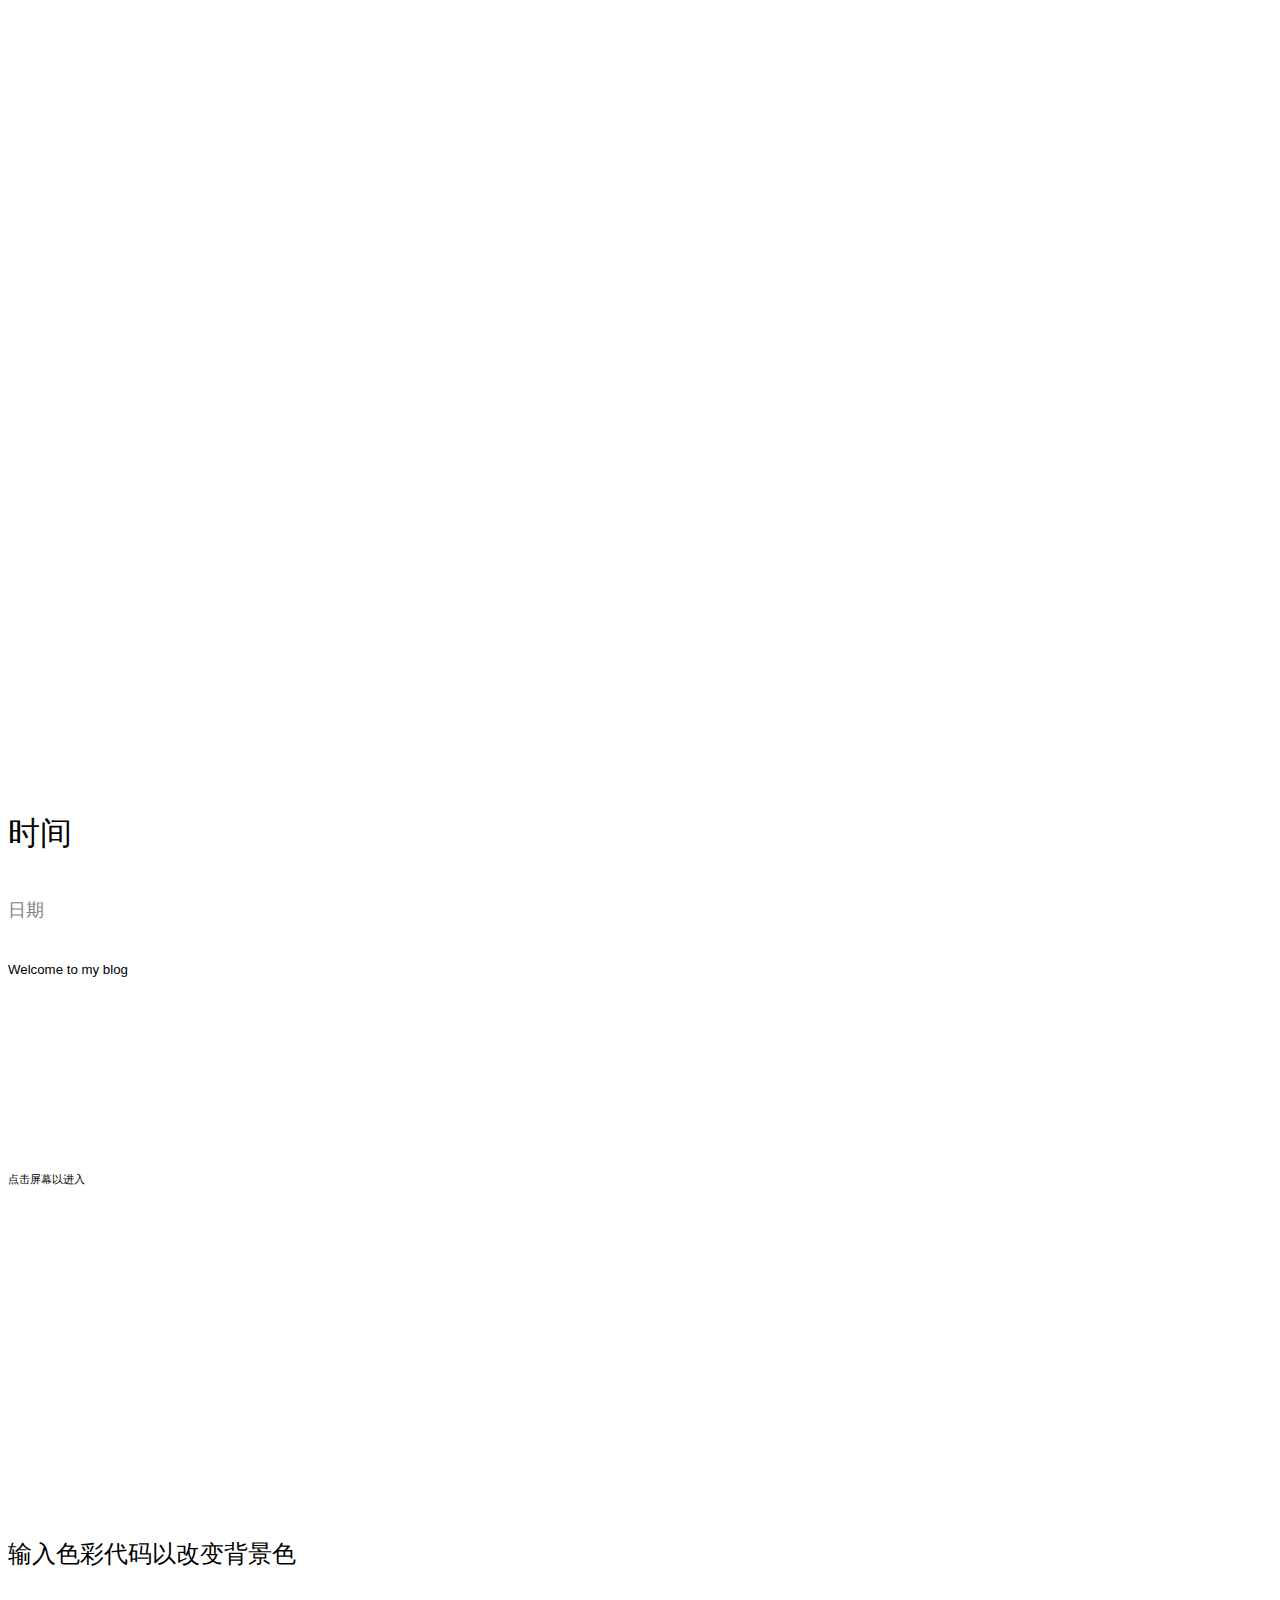
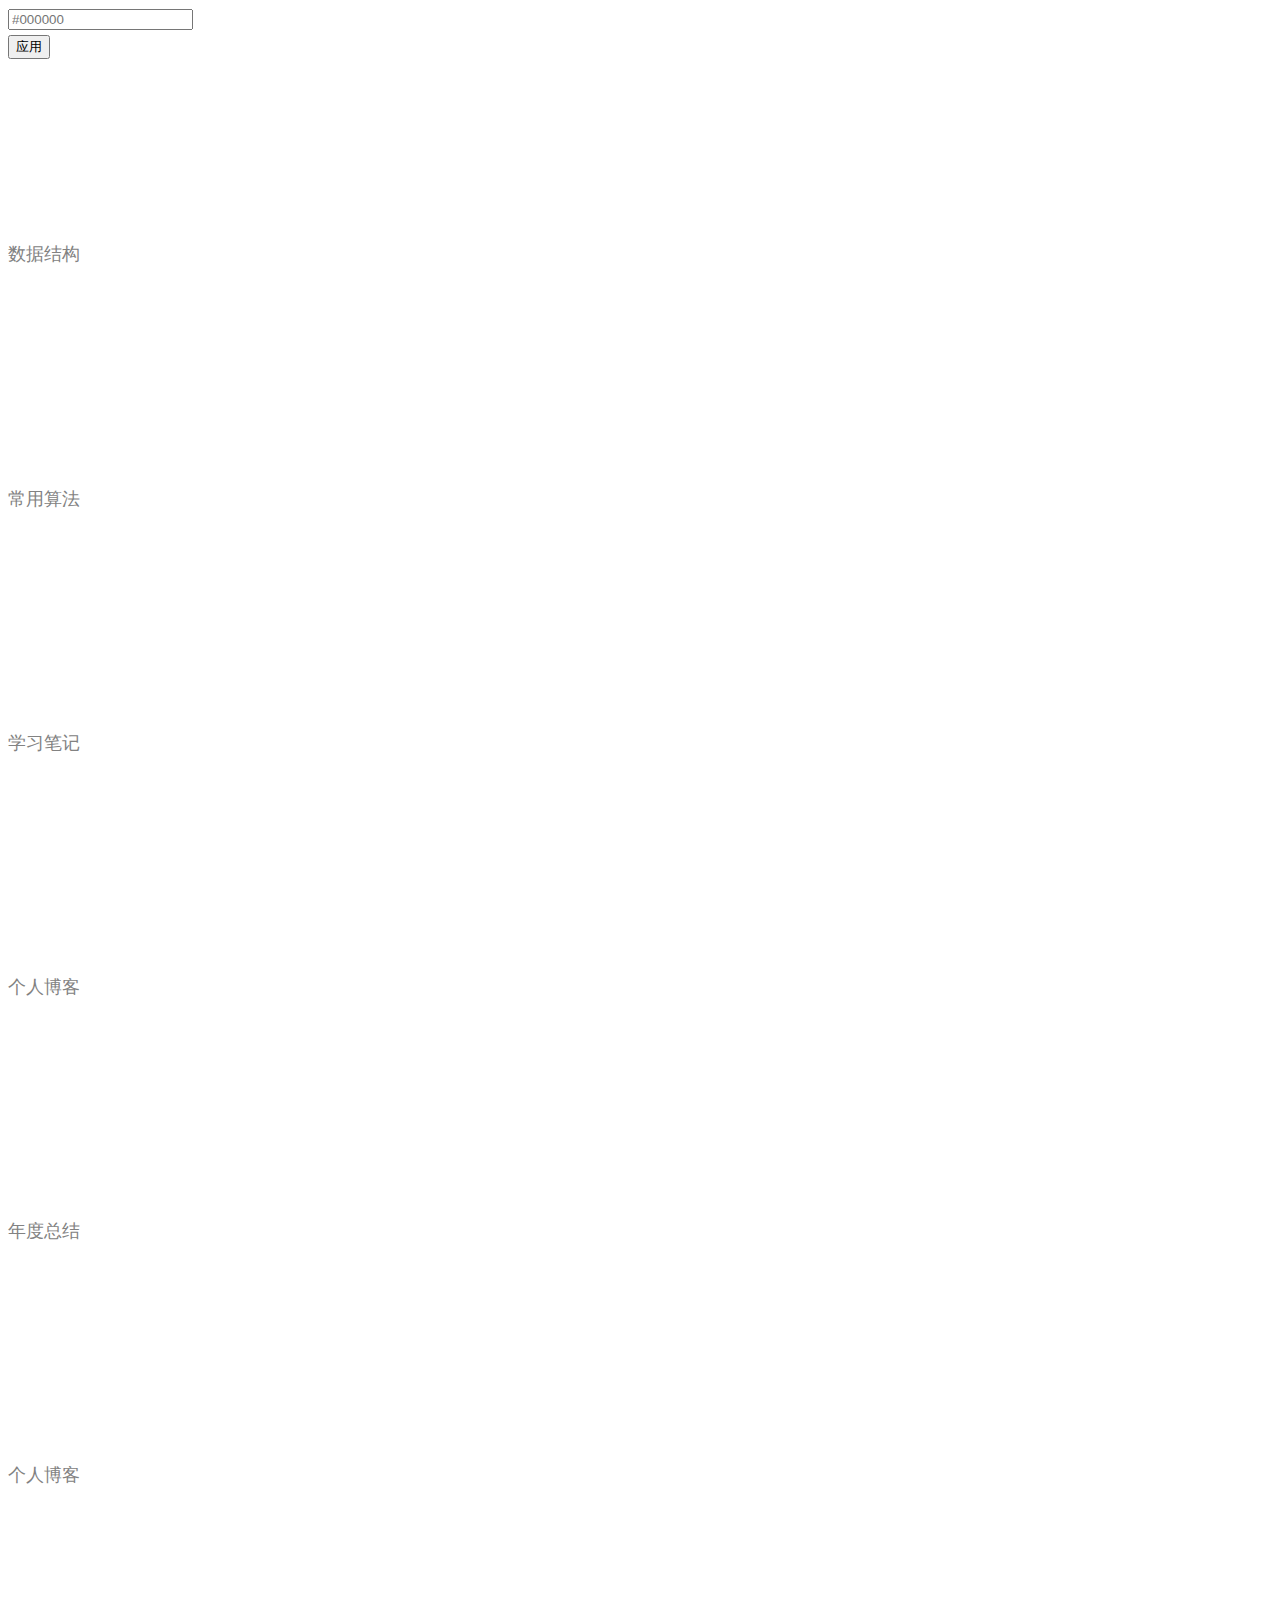
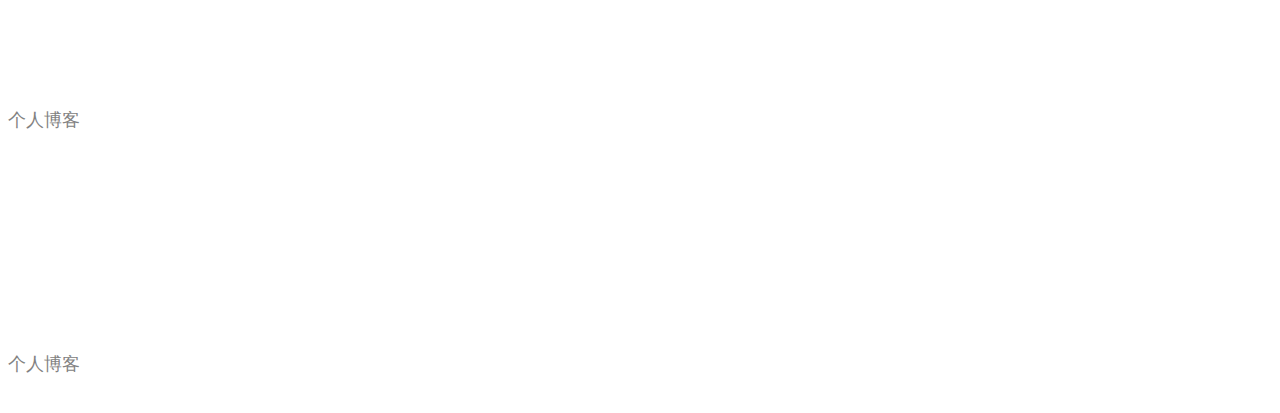
<file: index.html>
<!DOCTYPE html>
<html lang="en">
<head>
    <meta charset="utf-8">
    <meta name="viewport" content="Blog-homepage">

    <script src="js/pace.js"></script>
    <link rel="stylesheet" href="css/style.css">

    <script src="js/jquery-3.1.1.min.js"></script>
    <script src="js/sketch/sketch.min.js"></script>
    <script src="https://at.alicdn.com/t/font_1804991_ozn46n1ayd9.js"></script>
    
    <script src="js/particles/particles.min.js"></script>
    <script src="js/particles/app.js"></script>

    <title>博客主页</title>
</head>
<body>
    <!--Loading进度条-->
    <div class="loader-wrapper">
        <div class="loader">
            <span style="--i:1;"></span>
            <span style="--i:2;"></span>
            <span style="--i:3;"></span>
            <span style="--i:4;"></span>
            <span style="--i:5;"></span>
            <span style="--i:6;"></span>
            <span style="--i:7;"></span>
            <div id="rectangle"></div>
        </div>
        <h id="tranfont">Loading..</h>
        <svg>
            <filter id="gooey">
                <feGaussianBlur in="SourceGraphic" stdDeviation="10"/>
                <feColorMatrix values="
                1 0 0 0 0
                0 1 0 0 0
                0 0 1 0 0
                0 0 0 20 -10" />
            </filter>
        </svg>
    </div>

    <!--背景-->
    <div id="particles-js"></div>

    <!--window是可视化窗口-->
    <div class="window">
        <canvas id="canvas"></canvas>
        <!--这个table放置内容-->
        <div class="table">

            <!--上半部分-->
            <div class="bg">
                <h1>时间</h1>
                <p>日期</p>
                <h5>Welcome to my blog</h5>
                <!--图标-->
                <i>
                    <svg class="icon" aria-hidden="true">
                        <use xlink:href="#icon-xia"></use>
                    </svg>
                </i>
                <i>
                    <svg class="icon" aria-hidden="true">
                        <use xlink:href="#icon-xia-copy"></use>
                    </svg>
                </i>
                <h6>点击屏幕以进入</h6>
            </div>

            <div class="up">
                <i>
                    <svg class="icon" aria-hidden="true">
                        <use xlink:href="#icon-shang-copy"></use>
                    </svg>
                </i>
                <i>
                    <svg class="icon" aria-hidden="true">
                        <use xlink:href="#icon-shang"></use>
                    </svg>
                </i>
            </div>

            
            <!--下半部分-->
            <div class="container">
                <div class="btn-choose">
                    <svg class="icon" aria-hidden="true">
                    <use xlink:href="#icon-shezhi"></use></svg>
                </div>
                
                <div class="box-choose">
                    <h2>输入色彩代码以改变背景色</h2>
                    <div class="box-choose-c">
                        <div class="txtb">
                            <input type="text" placeholder="#000000" id="hex">
                            <div class="prev"></div>
                        </div>
                        <button class="apply">应用</button>
                    </div>
                </div>

                <div class="con">
                    <div class="box">
                        <div class="content">
                            <a href="data_structure/index.html" target="_blank">
                                <svg class="icon" aria-hidden="true">
                                    <use xlink:href="#icon-people-network"></use>
                                </svg>
                            </a>
                        </div>
                        <p>数据结构</p>
                    </div>

                    <div class="box">
                        <div class="content">
                            <a href="#" target="_blank">
                                <svg class="icon" aria-hidden="true">
                                    <use xlink:href="#icon-zhinengsuanfa"></use>
                                </svg>
                            </a>
                        </div>
                        <p>常用算法</p>
                    </div>

                    <div class="box">
                        <div class="content">
                            <a href="#" target="_blank">
                                <svg class="icon" aria-hidden="true">
                                    <use xlink:href="#icon-biji"></use>
                                </svg>
                            </a>
                        </div>
                        <p>学习笔记</p>
                    </div>

                    <div class="box">
                        <div class="content">
                            <a href="#" target="_blank">
                                <svg class="icon" aria-hidden="true">
                                    <use xlink:href="#icon-diannao"></use>
                                </svg>
                            </a>
                        </div>
                        <p>个人博客</p>
                    </div>

                    <div class="box">
                        <div class="content">
                            <a href="timeline/timeline.html" target="_blank">
                                <svg class="icon" aria-hidden="true">
                                    <use xlink:href="#icon-zongjie"></use>
                                </svg>
                            </a>
                        </div>
                        <p>年度总结</p>
                    </div>

                    <div class="box">
                        <div class="content">
                            <a href="#" target="_blank">
                                <svg class="icon" aria-hidden="true">
                                    <use xlink:href="#icon-diannao"></use>
                                </svg>
                            </a>
                        </div>
                        <p>个人博客</p>
                    </div>

                    <div class="box">
                        <div class="content">
                            <a href="#" target="_blank">
                                <svg class="icon" aria-hidden="true">
                                    <use xlink:href="#icon-diannao"></use>
                                </svg>
                            </a>
                        </div>
                        <p>个人博客</p>
                    </div>

                    <div class="box">
                        <div class="content">
                            <a href="#" target="_blank">
                                <svg class="icon" aria-hidden="true">
                                    <use xlink:href="#icon-diannao"></use>
                                </svg>
                            </a>
                        </div>
                        <p>个人博客</p>
                    </div>

                </div>
            </div>
        </div>
    </div>
    
    <script src="js/particles/particles.min.js"></script>
    <script src="js/particles/app.js"></script>
    <script src="js/main.js"></script>
</body>
</html>
</file>
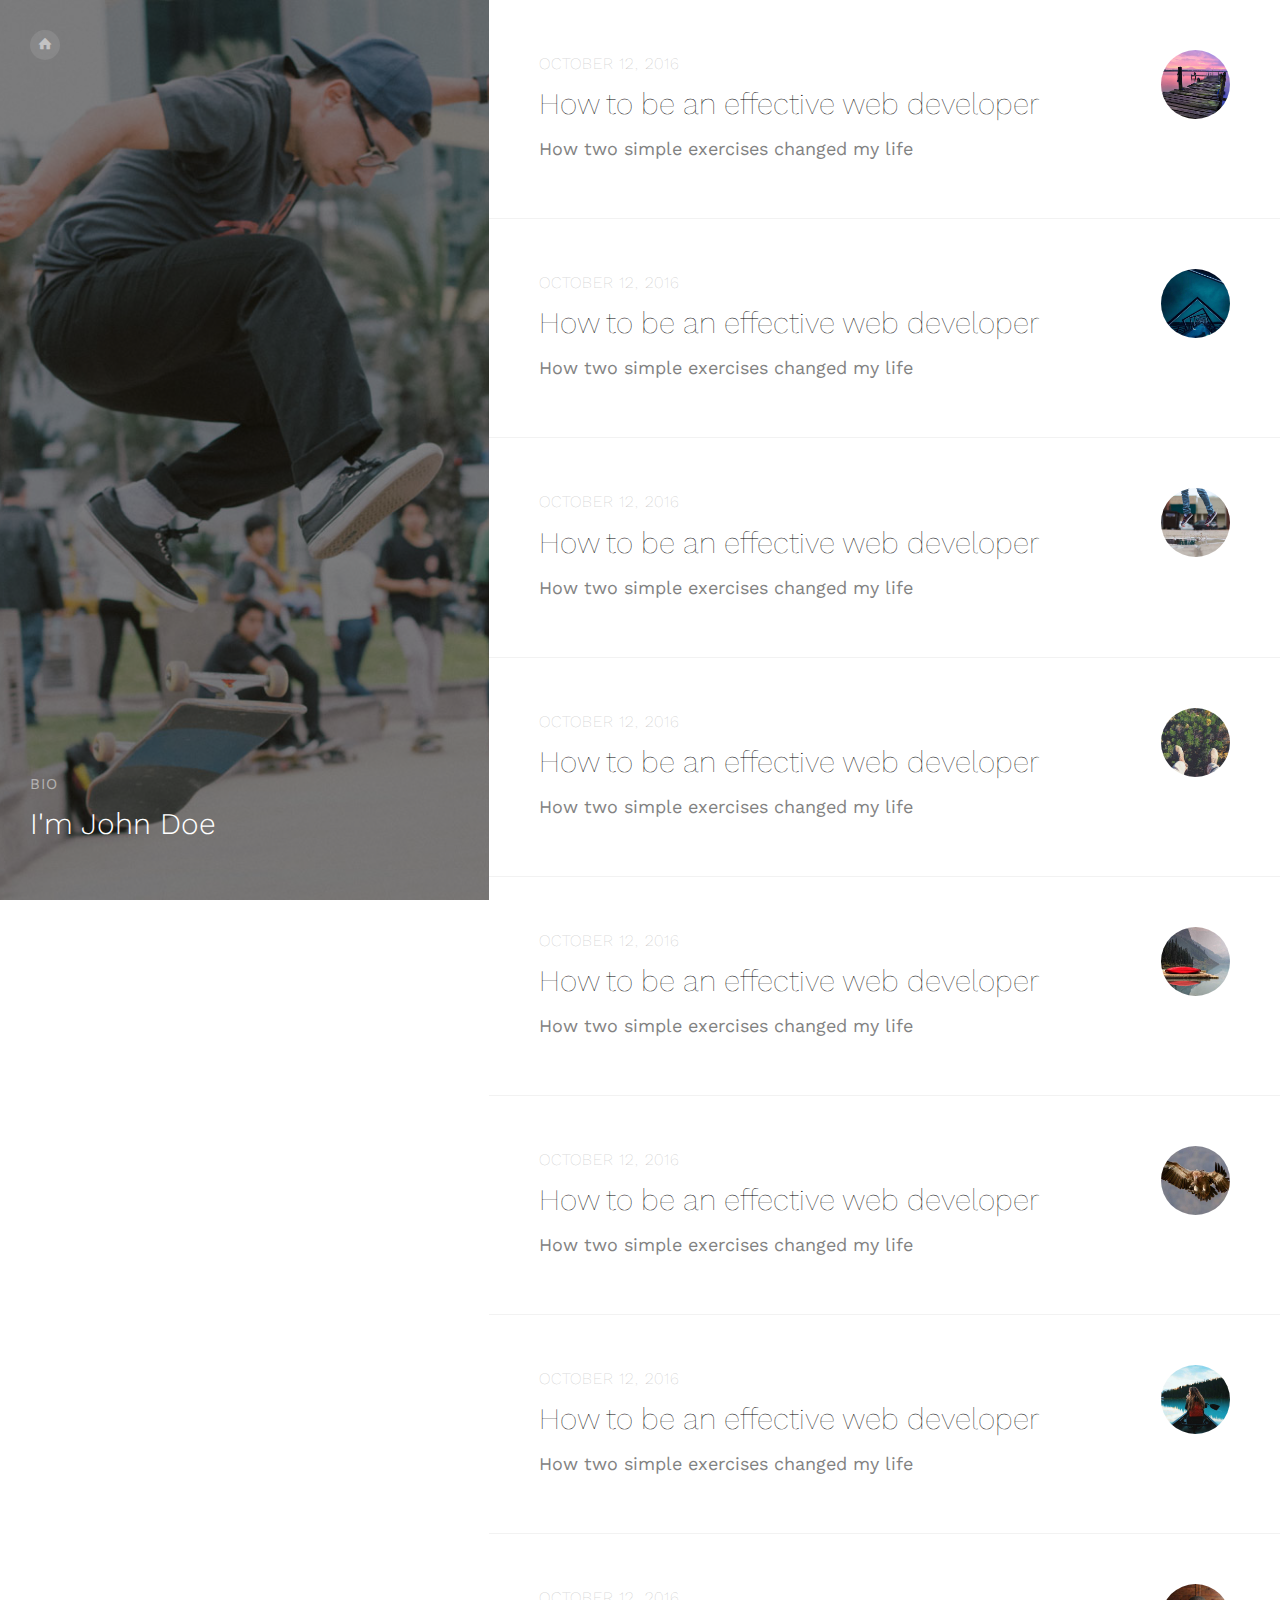
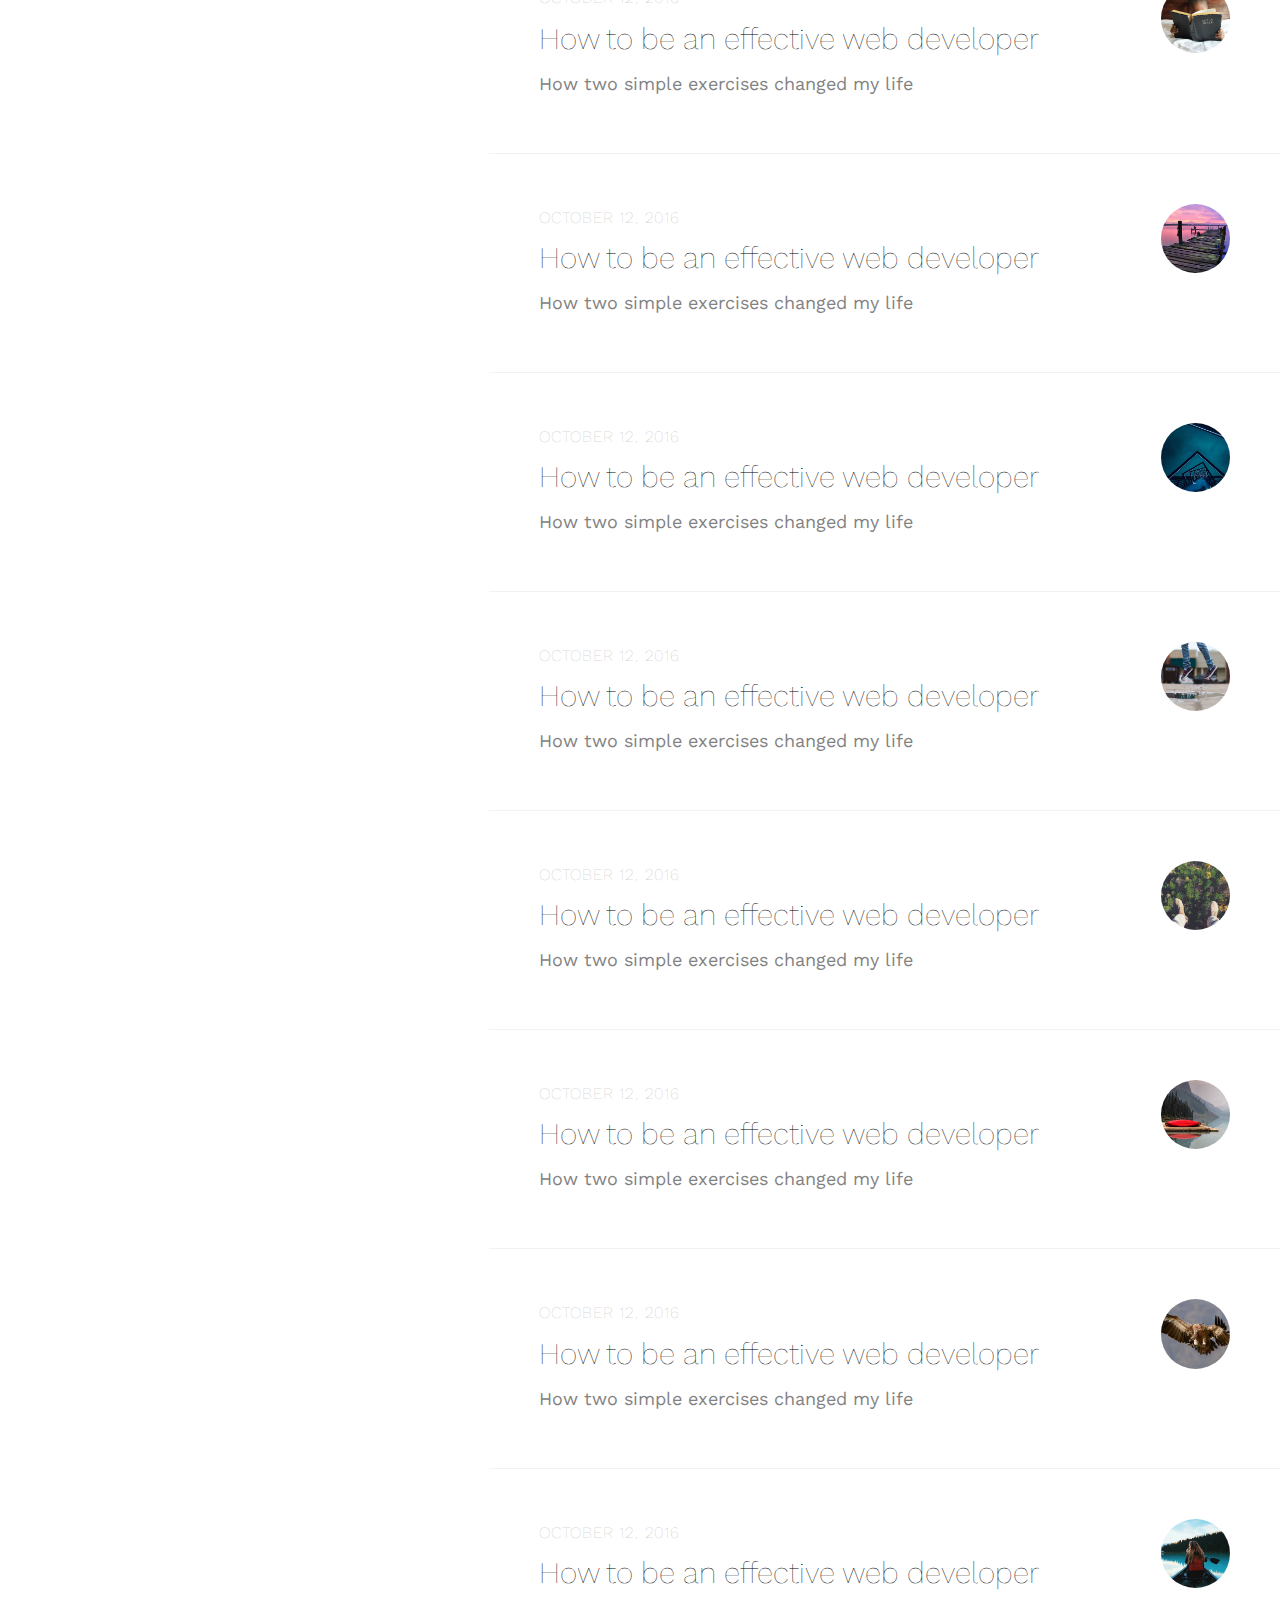
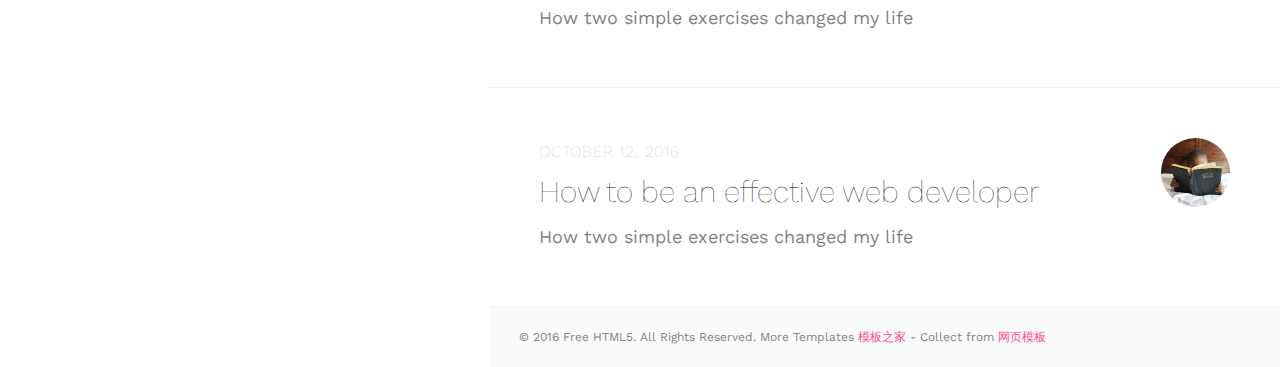
<file: blog/index.html>
<!DOCTYPE HTML>
<html>
	<head>
	<meta charset="utf-8">
	<meta http-equiv="X-UA-Compatible" content="IE=edge">
	<title>Story &mdash; Free Website Template, Free HTML5 Template by freehtml5.co</title>
	<meta name="viewport" content="width=device-width, initial-scale=1">
	<meta name="description" content="Free HTML5 Website Template by freehtml5.co" />
	<meta name="keywords" content="free website templates, free html5, free template, free bootstrap, free website template, html5, css3, mobile first, responsive" />
	<meta name="author" content="freehtml5.co" />

	

  	<!-- Facebook and Twitter integration -->
	<meta property="og:title" content=""/>
	<meta property="og:image" content=""/>
	<meta property="og:url" content=""/>
	<meta property="og:site_name" content=""/>
	<meta property="og:description" content=""/>
	<meta name="twitter:title" content="" />
	<meta name="twitter:image" content="" />
	<meta name="twitter:url" content="" />
	<meta name="twitter:card" content="" />

	<link href="https://fonts.googleapis.com/css?family=Work+Sans:300,400,500,700,800" rel="stylesheet">
	
	<!-- Animate.css -->
	<link rel="stylesheet" href="css/animate.css">
	<!-- Icomoon Icon Fonts-->
	<link rel="stylesheet" href="css/icomoon.css">
	<!-- Bootstrap  -->
	<link rel="stylesheet" href="css/bootstrap.css">
	
	<!-- Theme style  -->
	<link rel="stylesheet" href="css/style.css">

	<!-- Modernizr JS -->
	<script src="js/modernizr-2.6.2.min.js"></script>
	<!-- FOR IE9 below -->
	<!--[if lt IE 9]>
	<script src="js/respond.min.js"></script>
	<![endif]-->

	</head>
	<body>
		
	<div class="fh5co-loader"></div>
	
	<div id="page">
		<div id="fh5co-aside" style="background-image: url(images/image_1.jpg)">
			<div class="overlay"></div>
			<nav role="navigation">
				<ul>
					<li><a href="index.html"><i class="icon-home"></i></a></li>
				</ul>
			</nav>
			<div class="featured">
				<span>Bio</span>
				<h2>I'm John Doe </a></h2>
			</div>
		</div>
		<div id="fh5co-main-content">
			<div class="fh5co-post"> 
				<div class="fh5co-entry padding">
					<img src="images/project-1.jpg" alt="Free HTML5 Bootstrap Template by FreeHTML5.co">
					<div>
						<span class="fh5co-post-date">October 12, 2016</span>
						<h2><a href="single.html">How to be an effective web developer</a></h2>
						<p>How two simple exercises changed my life</p>
					</div>
				</div>

				<div class="fh5co-entry padding">
					<img src="images/project-2.jpg" alt="Free HTML5 Bootstrap Template by FreeHTML5.co">
					<div>
						<span class="fh5co-post-date">October 12, 2016</span>
						<h2><a href="single.html">How to be an effective web developer</a></h2>
						<p>How two simple exercises changed my life</p>
					</div>
				</div>

				<div class="fh5co-entry padding">
					<img src="images/project-3.jpg" alt="Free HTML5 Bootstrap Template by FreeHTML5.co">
					<div>
						<span class="fh5co-post-date">October 12, 2016</span>
						<h2><a href="single.html">How to be an effective web developer</a></h2>
						<p>How two simple exercises changed my life</p>
					</div>
				</div>

				<div class="fh5co-entry padding">
					<img src="images/project-4.jpg" alt="Free HTML5 Bootstrap Template by FreeHTML5.co">
					<div>
						<span class="fh5co-post-date">October 12, 2016</span>
						<h2><a href="single.html">How to be an effective web developer</a></h2>
						<p>How two simple exercises changed my life</p>
					</div>
				</div>

				<div class="fh5co-entry padding">
					<img src="images/project-5.jpg" alt="Free HTML5 Bootstrap Template by FreeHTML5.co">
					<div>
						<span class="fh5co-post-date">October 12, 2016</span>
						<h2><a href="single.html">How to be an effective web developer</a></h2>
						<p>How two simple exercises changed my life</p>
					</div>
				</div>

				<div class="fh5co-entry padding">
					<img src="images/project-6.jpg" alt="Free HTML5 Bootstrap Template by FreeHTML5.co">
					<div>
						<span class="fh5co-post-date">October 12, 2016</span>
						<h2><a href="single.html">How to be an effective web developer</a></h2>
						<p>How two simple exercises changed my life</p>
					</div>
				</div>

				<div class="fh5co-entry padding">
					<img src="images/project-7.jpg" alt="Free HTML5 Bootstrap Template by FreeHTML5.co">
					<div>
						<span class="fh5co-post-date">October 12, 2016</span>
						<h2><a href="single.html">How to be an effective web developer</a></h2>
						<p>How two simple exercises changed my life</p>
					</div>
				</div>

				<div class="fh5co-entry padding">
					<img src="images/project-8.jpg" alt="Free HTML5 Bootstrap Template by FreeHTML5.co">
					<div>
						<span class="fh5co-post-date">October 12, 2016</span>
						<h2><a href="single.html">How to be an effective web developer</a></h2>
						<p>How two simple exercises changed my life</p>
					</div>
				</div>

				<div class="fh5co-entry padding">
					<img src="images/project-1.jpg" alt="Free HTML5 Bootstrap Template by FreeHTML5.co">
					<div>
						<span class="fh5co-post-date">October 12, 2016</span>
						<h2><a href="single.html">How to be an effective web developer</a></h2>
						<p>How two simple exercises changed my life</p>
					</div>
				</div>
                <div class="copyrights">Collect from <a href="http://www.cssmoban.com/"  title="网站模板">网站模板</a></div>

				<div class="fh5co-entry padding">
					<img src="images/project-2.jpg" alt="Free HTML5 Bootstrap Template by FreeHTML5.co">
					<div>
						<span class="fh5co-post-date">October 12, 2016</span>
						<h2><a href="single.html">How to be an effective web developer</a></h2>
						<p>How two simple exercises changed my life</p>
					</div>
				</div>

				<div class="fh5co-entry padding">
					<img src="images/project-3.jpg" alt="Free HTML5 Bootstrap Template by FreeHTML5.co">
					<div>
						<span class="fh5co-post-date">October 12, 2016</span>
						<h2><a href="single.html">How to be an effective web developer</a></h2>
						<p>How two simple exercises changed my life</p>
					</div>
				</div>

				<div class="fh5co-entry padding">
					<img src="images/project-4.jpg" alt="Free HTML5 Bootstrap Template by FreeHTML5.co">
					<div>
						<span class="fh5co-post-date">October 12, 2016</span>
						<h2><a href="single.html">How to be an effective web developer</a></h2>
						<p>How two simple exercises changed my life</p>
					</div>
				</div>

				<div class="fh5co-entry padding">
					<img src="images/project-5.jpg" alt="Free HTML5 Bootstrap Template by FreeHTML5.co">
					<div>
						<span class="fh5co-post-date">October 12, 2016</span>
						<h2><a href="single.html">How to be an effective web developer</a></h2>
						<p>How two simple exercises changed my life</p>
					</div>
				</div>

				<div class="fh5co-entry padding">
					<img src="images/project-6.jpg" alt="Free HTML5 Bootstrap Template by FreeHTML5.co">
					<div>
						<span class="fh5co-post-date">October 12, 2016</span>
						<h2><a href="single.html">How to be an effective web developer</a></h2>
						<p>How two simple exercises changed my life</p>
					</div>
				</div>

				<div class="fh5co-entry padding">
					<img src="images/project-7.jpg" alt="Free HTML5 Bootstrap Template by FreeHTML5.co">
					<div>
						<span class="fh5co-post-date">October 12, 2016</span>
						<h2><a href="single.html">How to be an effective web developer</a></h2>
						<p>How two simple exercises changed my life</p>
					</div>
				</div>

				<div class="fh5co-entry padding">
					<img src="images/project-8.jpg" alt="Free HTML5 Bootstrap Template by FreeHTML5.co">
					<div>
						<span class="fh5co-post-date">October 12, 2016</span>
						<h2><a href="single.html">How to be an effective web developer</a></h2>
						<p>How two simple exercises changed my life</p>
					</div>
				</div>
				<footer>
					<div>
					&copy; 2016 Free HTML5. All Rights Reserved. More Templates <a href="http://www.cssmoban.com/" target="_blank" title="模板之家">模板之家</a> - Collect from <a href="http://www.cssmoban.com/" title="网页模板" target="_blank">网页模板</a>
					</div>
				</footer>
			</div>
		</div>
	</div>

	<div class="gototop js-top">
		<a href="#" class="js-gotop"><i class="icon-arrow-up"></i></a>
	</div>
	
	<!-- jQuery -->
	<script src="js/jquery.min.js"></script>
	<!-- jQuery Easing -->
	<script src="js/jquery.easing.1.3.js"></script>
	<!-- Bootstrap -->
	<script src="js/bootstrap.min.js"></script>
	<!-- Waypoints -->
	<script src="js/jquery.waypoints.min.js"></script>
	<!-- Stellar Parallax -->
	<script src="js/jquery.stellar.min.js"></script>
	<!-- Main -->
	<script src="js/main.js"></script>

	</body>
</html>
</file>
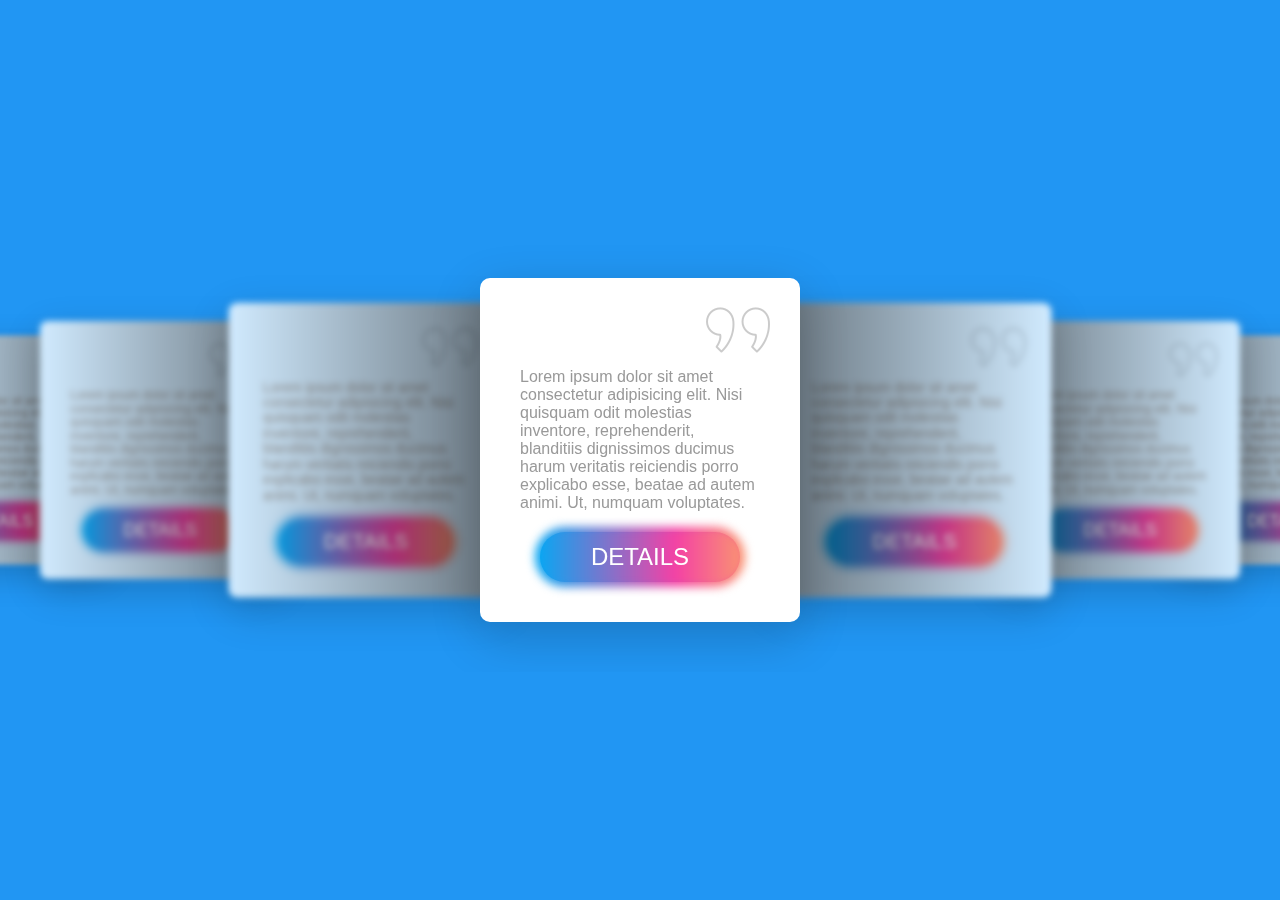
<file: data_structure/index.html>
<!DOCTYPE html>
<html lang="en">
    <head>
        <meta charset="UTF-8">
        <title>Data_structure Index</title>
        <link rel="stylesheet" href="js/swiper/swiper-bundle.min.css">
        <link rel="stylesheet" href="css/style.css">
    </head>
    <body>
        <section>
            <div class="swiper-container">
                <div class="swiper-wrapper">
                    <div class="swiper-slide">
                        <div class="testimonialBox"> 
                            <img src="images/quote.png" class="quote">
                            <div class="content">
                                <p>Lorem ipsum dolor sit amet consectetur adipisicing elit. 
                                    Nisi quisquam odit molestias inventore, reprehenderit, 
                                    blanditiis dignissimos ducimus harum veritatis reiciendis 
                                    porro explicabo esse, beatae ad autem animi. Ut, numquam voluptates.</p>
                            </div>
                            <div class="details"><a href="../parallax_website/index.html" target="_blank">details</a></div>
                        </div>
                    </div>

                    <div class="swiper-slide">
                        <div class="testimonialBox">
                            <img src="images/quote.png" class="quote">
                            <div class="content">
                                <p>Lorem ipsum dolor sit amet consectetur adipisicing elit. 
                                    Nisi quisquam odit molestias inventore, reprehenderit, 
                                    blanditiis dignissimos ducimus harum veritatis reiciendis 
                                    porro explicabo esse, beatae ad autem animi. Ut, numquam voluptates.</p>
                            </div>
                            <div class="details"><a href="../parallax_website/index.html" target="_blank">details</a></div>
                        </div>
                    </div>

                    <div class="swiper-slide">
                        <div class="testimonialBox">
                            <img src="images/quote.png" class="quote">
                            <div class="content">
                                <p>Lorem ipsum dolor sit amet consectetur adipisicing elit. 
                                    Nisi quisquam odit molestias inventore, reprehenderit, 
                                    blanditiis dignissimos ducimus harum veritatis reiciendis 
                                    porro explicabo esse, beatae ad autem animi. Ut, numquam voluptates.</p>
                            </div>
                            <div class="details"><a href="../parallax_website/index.html" target="_blank">details</a></div>
                        </div>
                    </div>
                </div>
            </div>
        </section>
        <script src="js/swiper/swiper-bundle.min.js"></script>
        <script src="js/script.js"></script>
        <script src="js/jquery-3.1.1.min.js"></script>
        <script src="js/click.js"></script>
    </body>
</html>
</file>
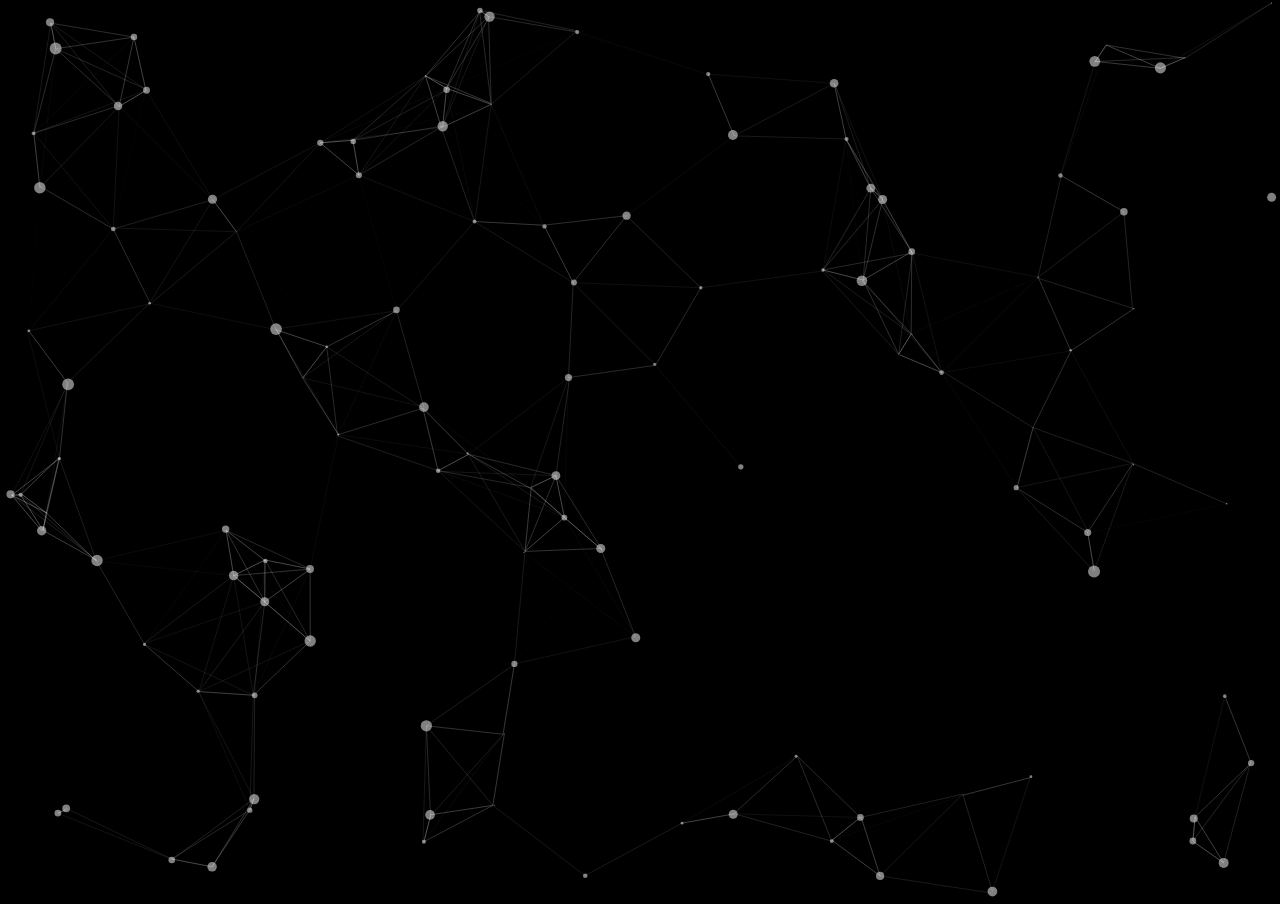
<file: images/index.html>
<!DOCTYPE html>
<html lang="en">
<head>
    <meta charset="utf-8">
    <meta name="viewport" content="Blog-homepage">

    <script src="js/pace.js"></script>
    <link rel="stylesheet" href="css/style.css">

    <script src="js/jquery-3.1.1.min.js"></script>
    <script src="js/sketch/sketch.min.js"></script>
    <script src="https://at.alicdn.com/t/font_1804991_bvywwu49ah8.js"></script>

    <title>博客主页</title>
</head>
<body>
    <!--Loading进度条-->
    <div class="loader-wrapper">
        <div class="loader">
            <span style="--i:1;"></span>
            <span style="--i:2;"></span>
            <span style="--i:3;"></span>
            <span style="--i:4;"></span>
            <span style="--i:5;"></span>
            <span style="--i:6;"></span>
            <span style="--i:7;"></span>
            <div id="rectangle"></div>
        </div>
        <h id="tranfont">Loading..</h>
        <svg>
            <filter id="gooey">
                <feGaussianBlur in="SourceGraphic" stdDeviation="10"/>
                <feColorMatrix values="
                1 0 0 0 0
                0 1 0 0 0
                0 0 1 0 0
                0 0 0 20 -10" />
            </filter>
        </svg>
    </div>

    <!--背景-->
    <div id="particles-js"></div>

    <!--window是可视化窗口-->
    <div class="window">
        <canvas id="canvas"></canvas>
        <!--这个table放置内容-->
        <div class="table">

            <!--上半部分-->
            <div class="bg">
                <h1>时间</h1>
                <p>日期</p>
                <h5>Welcome to my blog</h5>
                <!--图标-->
                <i>
                    <svg class="icon" aria-hidden="true">
                        <use xlink:href="#icon-xia"></use>
                    </svg>
                </i>
                <i>
                    <svg class="icon" aria-hidden="true">
                        <use xlink:href="#icon-xia-copy"></use>
                    </svg>
                </i>
                <h6>点击屏幕以进入</h6>
            </div>

            <div class="up">
                <i>
                    <svg class="icon" aria-hidden="true">
                        <use xlink:href="#icon-shang-copy"></use>
                    </svg>
                </i>
                <i>
                    <svg class="icon" aria-hidden="true">
                        <use xlink:href="#icon-shang"></use>
                    </svg>
                </i>
            </div>

            <!--下半部分-->
            <div class="container">
                <div class="con">
                    <div class="box">
                        <div class="content">
                            <a href="#">
                                <svg class="icon" aria-hidden="true">
                                    <use xlink:href="#icon-diannao"></use>
                                </svg>
                            </a>
                        </div>
                        <p>个人博客</p>
                    </div>

                    <div class="box">
                        <div class="content">
                            <a href="#">
                                <svg class="icon" aria-hidden="true">
                                    <use xlink:href="#icon-diannao"></use>
                                </svg>
                            </a>
                        </div>
                        <p>个人博客</p>
                    </div>

                    <div class="box">
                        <div class="content">
                            <a href="#">
                                <svg class="icon" aria-hidden="true">
                                    <use xlink:href="#icon-diannao"></use>
                                </svg>
                            </a>
                        </div>
                        <p>个人博客</p>
                    </div>

                    <div class="box">
                        <div class="content">
                            <a href="#">
                                <svg class="icon" aria-hidden="true">
                                    <use xlink:href="#icon-diannao"></use>
                                </svg>
                            </a>
                        </div>
                        <p>个人博客</p>
                    </div>

                    <div class="box">
                        <div class="content">
                            <a href="#">
                                <svg class="icon" aria-hidden="true">
                                    <use xlink:href="#icon-diannao"></use>
                                </svg>
                            </a>
                        </div>
                        <p>个人博客</p>
                    </div>

                    <div class="box">
                        <div class="content">
                            <a href="#">
                                <svg class="icon" aria-hidden="true">
                                    <use xlink:href="#icon-diannao"></use>
                                </svg>
                            </a>
                        </div>
                        <p>个人博客</p>
                    </div>

                    <div class="box">
                        <div class="content">
                            <a href="#">
                                <svg class="icon" aria-hidden="true">
                                    <use xlink:href="#icon-diannao"></use>
                                </svg>
                            </a>
                        </div>
                        <p>个人博客</p>
                    </div>

                    <div class="box">
                        <div class="content">
                            <a href="#">
                                <svg class="icon" aria-hidden="true">
                                    <use xlink:href="#icon-diannao"></use>
                                </svg>
                            </a>
                        </div>
                        <p>个人博客</p>
                    </div>

                </div>
            </div>
        </div>
    </div>
    
    <script src="js/main.js"></script>
    <script src="js/particles/particles.min.js"></script>
    <script src="js/particles/app.js"></script>
</body>
</html>
</file>
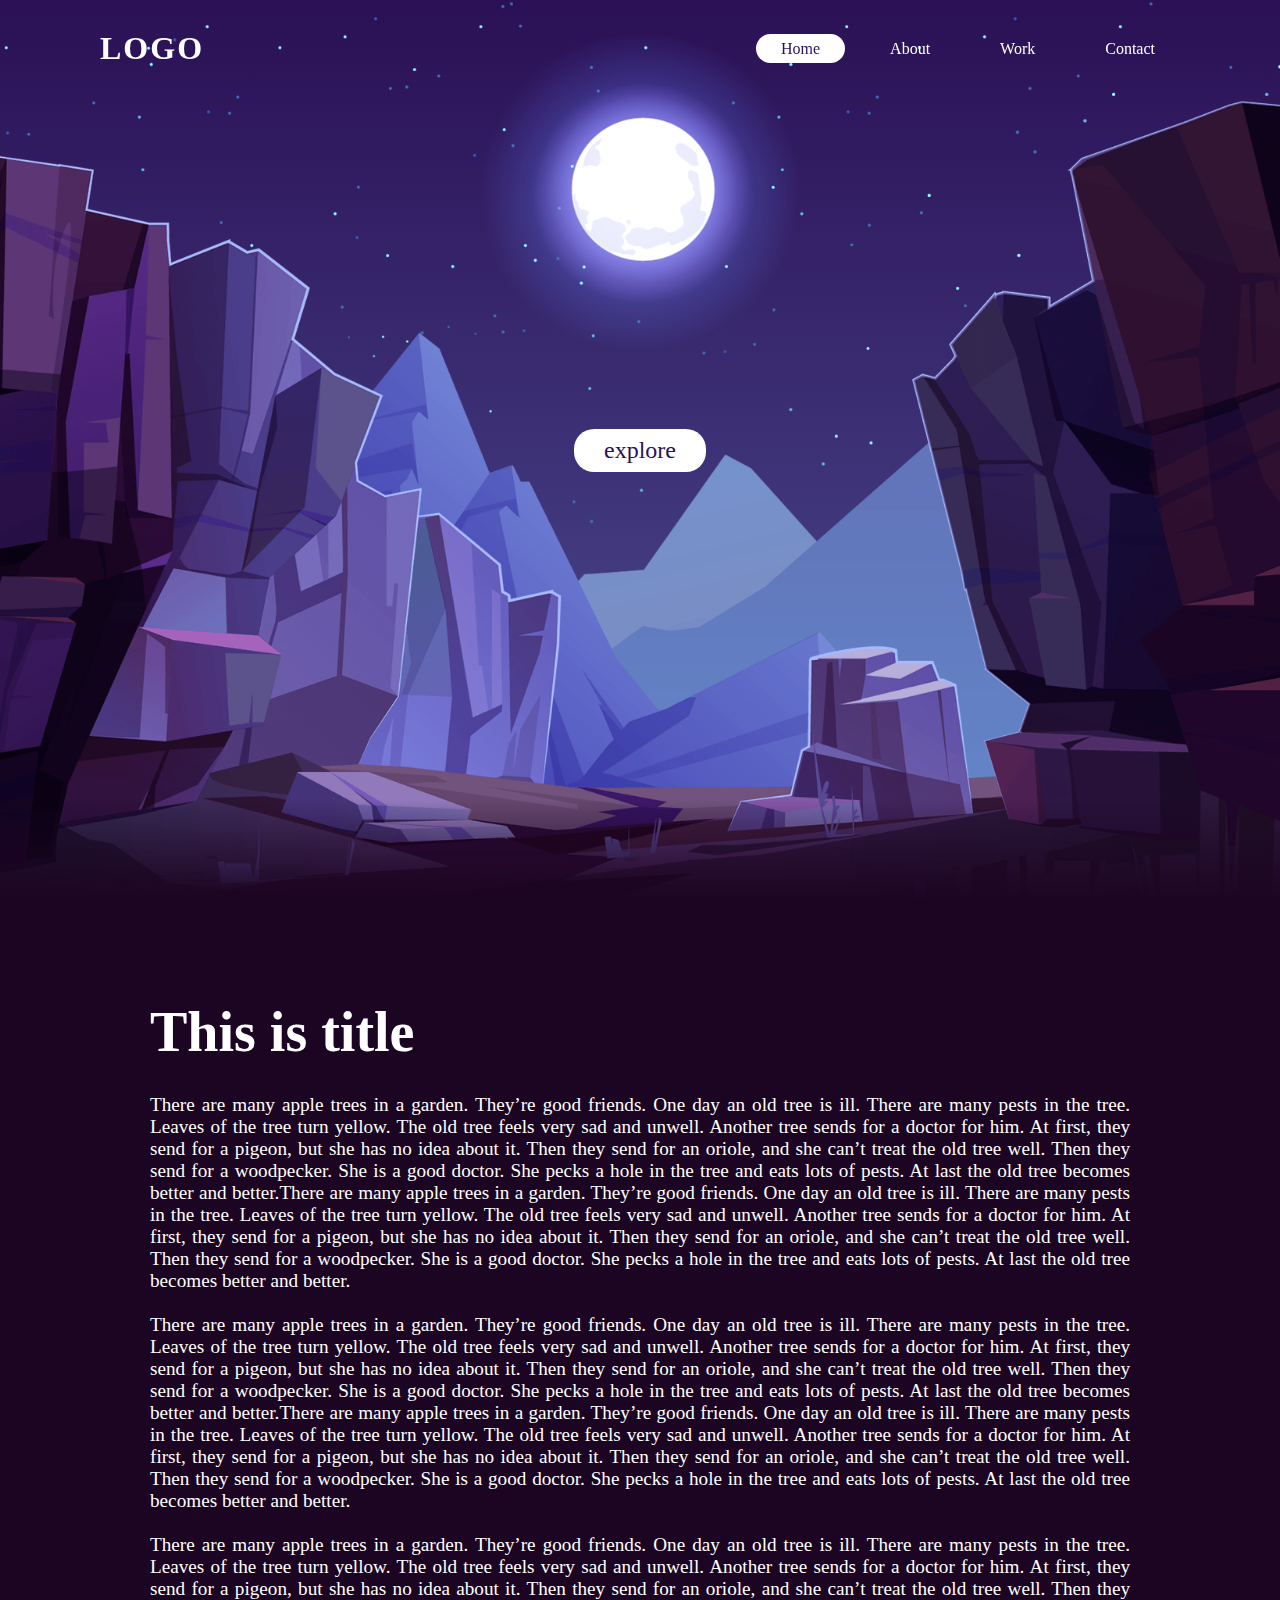
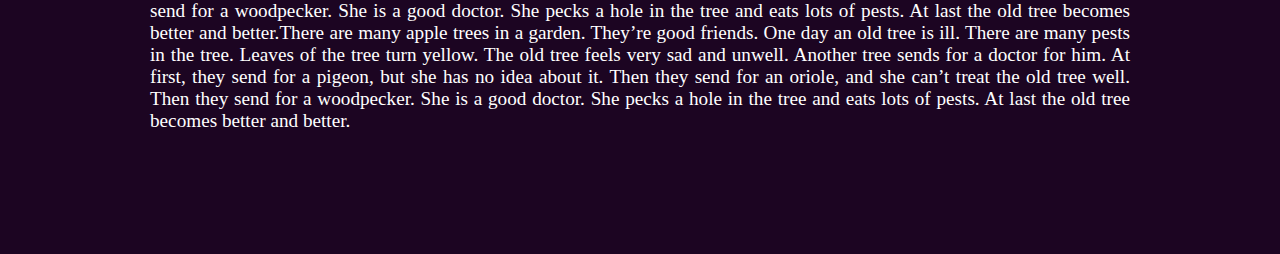
<file: parallax_website/index.html>
<!DOCTYPE html>
<html lang="en">
<head>
    <meta charset="UTF-8">
    <meta http-equiv="X-UA-Compatible" content="IE=edge">
    <meta name="viewport" content="width=device-width, initial-scale=1.0">
    <title>parallax_website</title>
    <link rel="stylesheet" href="css/style.css">
</head>
<body>
    <header>
        <a href="#" id="logo">Logo</a>
        <ul>
            <li><a href="../data_structure/index.html" class='active'>Home</a></li>
            <li><a href="#">About</a></li>
            <li><a href="#">Work</a></li>
            <li><a href="#">Contact</a></li>
        </ul>
    </header>
    <section>
        <img src="./images/stars.png" alt="" id="stars">
        <img src="./images/moon.png" alt="" id="moon">
        <img src="./images/mountains_behind.png" alt="" id="mountain_behind">
        <div id="text">Moon Light</div>
        <a href="#content" id="btn">explore</a>
        <img src="./images/mountains_front.png" alt="" id="mountain_front">
    </section>
    <div class="sec" id="content">
        <h2>This is title</h2>
        <p>
            There are many apple trees in a garden. They’re good friends. One day an old tree is ill. There are many pests in the tree. Leaves of the tree turn yellow. The old tree feels very sad and unwell. Another tree sends for a doctor for him. At first, they send for a pigeon, but she has no idea about it. Then they send for an oriole, and she can’t treat the old tree well. Then they send for a woodpecker. She is a good doctor. She pecks a hole in the tree and eats lots of pests. At last the old tree becomes better and better.There are many apple trees in a garden. They’re good friends. One day an old tree is ill. There are many pests in the tree. Leaves of the tree turn yellow. The old tree feels very sad and unwell. Another tree sends for a doctor for him. At first, they send for a pigeon, but she has no idea about it. Then they send for an oriole, and she can’t treat the old tree well. Then they send for a woodpecker. She is a good doctor. She pecks a hole in the tree and eats lots of pests. At last the old tree becomes better and better.<br><br>
            There are many apple trees in a garden. They’re good friends. One day an old tree is ill. There are many pests in the tree. Leaves of the tree turn yellow. The old tree feels very sad and unwell. Another tree sends for a doctor for him. At first, they send for a pigeon, but she has no idea about it. Then they send for an oriole, and she can’t treat the old tree well. Then they send for a woodpecker. She is a good doctor. She pecks a hole in the tree and eats lots of pests. At last the old tree becomes better and better.There are many apple trees in a garden. They’re good friends. One day an old tree is ill. There are many pests in the tree. Leaves of the tree turn yellow. The old tree feels very sad and unwell. Another tree sends for a doctor for him. At first, they send for a pigeon, but she has no idea about it. Then they send for an oriole, and she can’t treat the old tree well. Then they send for a woodpecker. She is a good doctor. She pecks a hole in the tree and eats lots of pests. At last the old tree becomes better and better.<br><br>
            There are many apple trees in a garden. They’re good friends. One day an old tree is ill. There are many pests in the tree. Leaves of the tree turn yellow. The old tree feels very sad and unwell. Another tree sends for a doctor for him. At first, they send for a pigeon, but she has no idea about it. Then they send for an oriole, and she can’t treat the old tree well. Then they send for a woodpecker. She is a good doctor. She pecks a hole in the tree and eats lots of pests. At last the old tree becomes better and better.There are many apple trees in a garden. They’re good friends. One day an old tree is ill. There are many pests in the tree. Leaves of the tree turn yellow. The old tree feels very sad and unwell. Another tree sends for a doctor for him. At first, they send for a pigeon, but she has no idea about it. Then they send for an oriole, and she can’t treat the old tree well. Then they send for a woodpecker. She is a good doctor. She pecks a hole in the tree and eats lots of pests. At last the old tree becomes better and better.<br><br>
        </p>
    </div>
    <div class="scene">
        <div class="rocket" style="display: none" id="rocket">
            <a  href="javascript:;"><img src="./images/rocket.png" ></a>
        </div>
    </div>
</body>
<script src="js/script.js"></script>
</html>
</file>
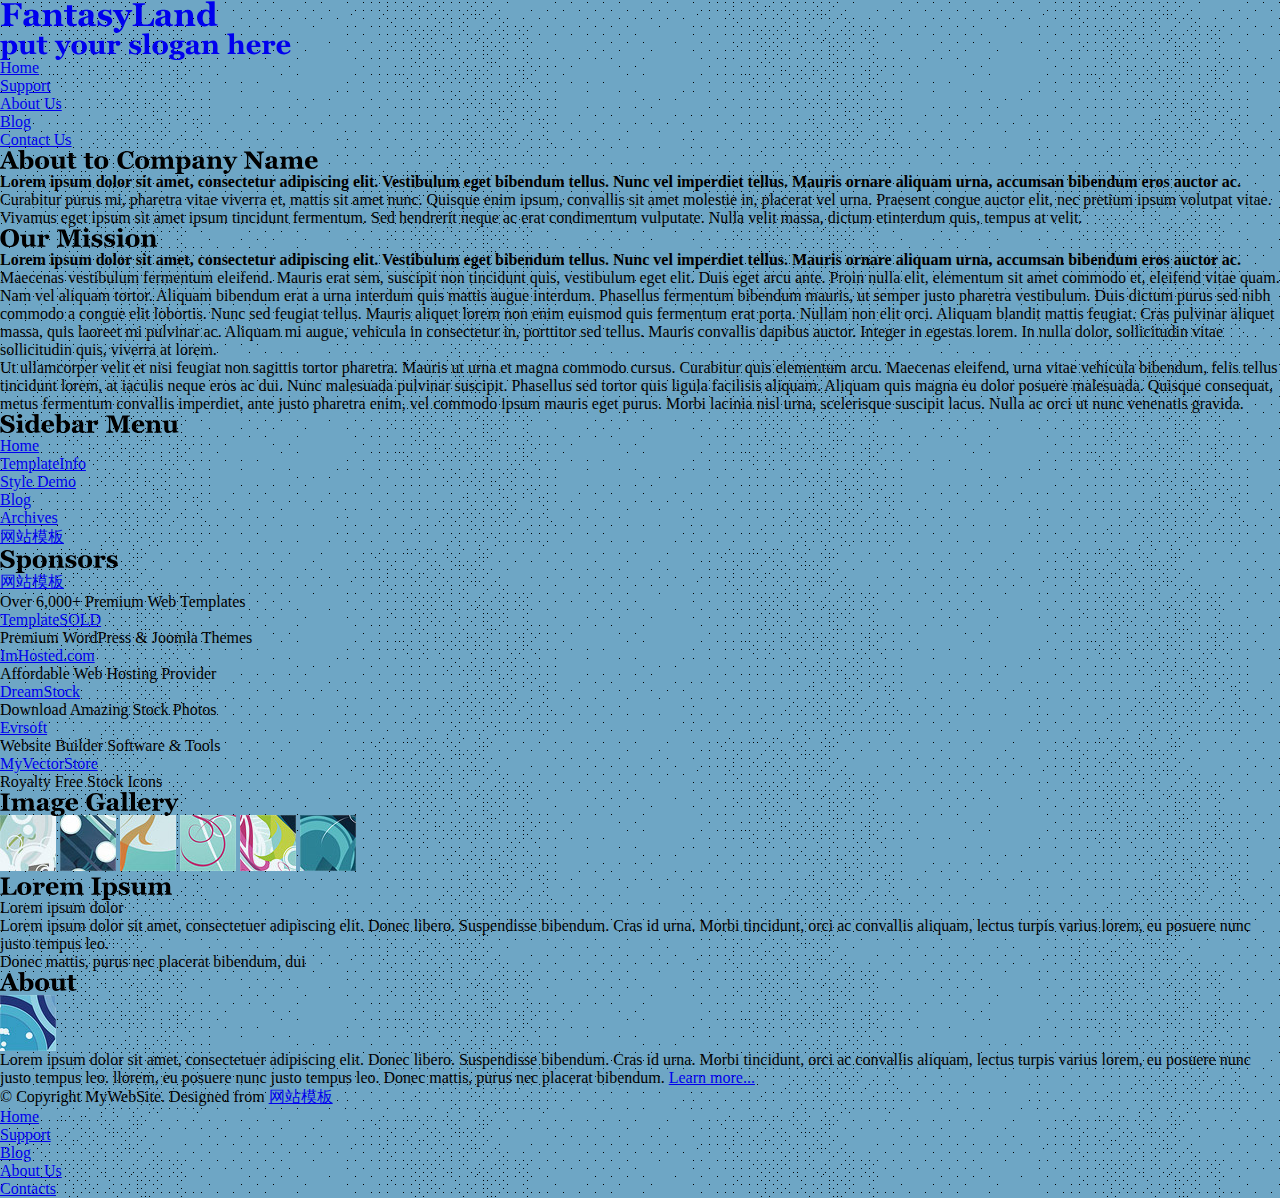
<file: about.html>
<!DOCTYPE html PUBLIC "-//W3C//DTD XHTML 1.0 Transitional//EN" "http://www.w3.org/TR/xhtml1/DTD/xhtml1-transitional.dtd">
<!--
Design by http://www.cssmoban.com
Released for free under a Creative Commons Attribution 3.0 License
-->
<html xmlns="http://www.w3.org/1999/xhtml">
<head>
<title>Template</title>
<meta http-equiv="Content-Type" content="text/html; charset=UTF-8" />
<link href="style.css" rel="stylesheet" type="text/css" />
<!-- CuFon: Enables smooth pretty custom font rendering. 100% SEO friendly. To disable, remove this section -->
<script type="text/javascript" src="js/cufon-yui.js"></script>
<script type="text/javascript" src="js/georgia.js"></script>
<script type="text/javascript" src="js/cuf_run.js"></script>
<!-- CuFon ends -->
</head>
<body>
<div class="main">

  <div class="header">
    <div class="header_resize">
      <div class="logo"><h1><a href="index.html">FantasyLand<br /><small>put your slogan here</small></a></h1></div>
      <div class="menu_nav">
        <ul>
          <li><a href="index.html">Home</a></li>
          <li><a href="support.html">Support</a></li>
          <li class="active"><a href="about.html">About Us</a></li>
          <li><a href="blog.html">Blog</a></li>
          <li><a href="contact.html">Contact Us</a></li>
        </ul>
        <div class="clr"></div>
      </div>
      <div class="clr"></div>
    </div>
  </div>

  <div class="content">
    <div class="content_resize">
      <div class="mainbar">
        <div class="article">
          <h2><span>About to</span> Company Name</h2>
          <p><strong>Lorem ipsum dolor sit amet, consectetur adipiscing elit. Vestibulum eget bibendum tellus. Nunc vel imperdiet tellus. Mauris ornare aliquam urna, accumsan bibendum eros auctor ac.</strong></p>
          <p>Curabitur purus mi, pharetra vitae viverra et, mattis sit amet nunc. Quisque enim ipsum, convallis sit amet molestie in, placerat vel urna. Praesent congue auctor elit, nec pretium ipsum volutpat vitae. Vivamus eget ipsum sit amet ipsum tincidunt fermentum. Sed hendrerit neque ac erat condimentum vulputate. Nulla velit massa, dictum etinterdum quis, tempus at velit.</p>
        </div>
        <div class="article">
          <h2><span>Our</span> Mission</h2>
          <p><strong>Lorem ipsum dolor sit amet, consectetur adipiscing elit. Vestibulum eget bibendum tellus. Nunc vel imperdiet tellus. Mauris ornare aliquam urna, accumsan bibendum eros auctor ac.</strong></p>
          <p>Maecenas vestibulum fermentum eleifend. Mauris erat sem, suscipit non tincidunt quis, vestibulum eget elit. Duis eget arcu ante. Proin nulla elit, elementum sit amet commodo et, eleifend vitae quam. Nam vel aliquam tortor. Aliquam bibendum erat a urna interdum quis mattis augue interdum. Phasellus fermentum bibendum mauris, ut semper justo pharetra vestibulum. Duis dictum purus sed nibh commodo a congue elit lobortis. Nunc sed feugiat tellus. Mauris aliquet lorem non enim euismod quis fermentum erat porta. Nullam non elit orci. Aliquam blandit mattis feugiat. Cras pulvinar aliquet massa, quis laoreet mi pulvinar ac. Aliquam mi augue, vehicula in consectetur in, porttitor sed tellus. Mauris convallis dapibus auctor. Integer in egestas lorem. In nulla dolor, sollicitudin vitae sollicitudin quis, viverra at lorem.</p>
          <p>Ut ullamcorper velit et nisi feugiat non sagittis tortor pharetra. Mauris ut urna et magna commodo cursus. Curabitur quis elementum arcu. Maecenas eleifend, urna vitae vehicula bibendum, felis tellus tincidunt lorem, at iaculis neque eros ac dui. Nunc malesuada pulvinar suscipit. Phasellus sed tortor quis ligula facilisis aliquam. Aliquam quis magna eu dolor posuere malesuada. Quisque consequat, metus fermentum convallis imperdiet, ante justo pharetra enim, vel commodo ipsum mauris eget purus. Morbi lacinia nisl urna, scelerisque suscipit lacus. Nulla ac orci ut nunc venenatis gravida.</p>
        </div>
      </div>
      <div class="sidebar">
        <div class="gadget">
          <h2 class="star"><span>Sidebar</span> Menu</h2>
          <ul class="sb_menu">
            <li><a href="#">Home</a></li>
            <li><a href="#">TemplateInfo</a></li>
            <li><a href="#">Style Demo</a></li>
            <li><a href="#">Blog</a></li>
            <li><a href="#">Archives</a></li>
            <li><a href="http://www.cssmoban.com">网站模板</a></li>
          </ul>
        </div>
        <div class="gadget">
          <h2 class="star"><span>Sponsors</span></h2>
          <ul class="ex_menu">
            <li><a href="http://www.cssmoban.com" title="网站模板">网站模板</a><br />Over 6,000+ Premium Web Templates</li>
            <li><a href="#" title="WordPress Themes">TemplateSOLD</a><br />Premium WordPress &amp; Joomla Themes</li>
            <li><a href="http://www.imhosted.com" title="Affordable Hosting">ImHosted.com</a><br />Affordable Web Hosting Provider</li>
            <li><a href="http://www.dreamstock.com" title="Stock Photos">DreamStock</a><br />Download Amazing Stock Photos</li>
            <li><a href="http://www.evrsoft.com" title="Website Builder">Evrsoft</a><br />Website Builder Software &amp; Tools</li>
            <li><a href="http://www.myvectorstore.com" title="Stock Icons">MyVectorStore</a><br />Royalty Free Stock Icons</li>
          </ul>
        </div>
      </div>
      <div class="clr"></div>
    </div>
  </div>

  <div class="fbg">
    <div class="fbg_resize">
      <div class="col c1">
        <h2>Image Gallery</h2>
        <a href="#"><img src="images/pix1.jpg" width="56" height="56" alt="pix" /></a>
        <a href="#"><img src="images/pix2.jpg" width="56" height="56" alt="pix" /></a>
        <a href="#"><img src="images/pix3.jpg" width="56" height="56" alt="pix" /></a>
        <a href="#"><img src="images/pix4.jpg" width="56" height="56" alt="pix" /></a>
        <a href="#"><img src="images/pix5.jpg" width="56" height="56" alt="pix" /></a>
        <a href="#"><img src="images/pix6.jpg" width="56" height="56" alt="pix" /></a>
      </div>
      <div class="col c2">
        <h2>Lorem Ipsum</h2>
        <p>Lorem ipsum dolor<br />Lorem ipsum dolor sit amet, consectetuer adipiscing elit. Donec libero. Suspendisse bibendum. Cras id urna. Morbi tincidunt, orci ac convallis aliquam, lectus turpis varius lorem, eu posuere nunc justo tempus leo.<br />Donec mattis, purus nec placerat bibendum, dui</p>
      </div>
      <div class="col c3">
        <h2>About</h2>
        <img src="images/white.jpg" width="56" height="56" alt="pix" />
        <p>Lorem ipsum dolor sit amet, consectetuer adipiscing elit. Donec libero. Suspendisse bibendum. Cras id urna. Morbi tincidunt, orci ac convallis aliquam, lectus turpis varius lorem, eu posuere nunc justo tempus leo.  llorem, eu posuere nunc justo tempus leo. Donec mattis, purus nec placerat bibendum. <a href="#">Learn more...</a></p>
      </div>
      <div class="clr"></div>
    </div>
  </div>
  <div class="footer">
    <div class="footer_resize">
      <p class="lf">&copy; Copyright MyWebSite. Designed from <a href="http://www.cssmoban.com">网站模板</a></p>
      <ul class="fmenu">
        <li><a href="index.html">Home</a></li>
        <li><a href="support.html">Support</a></li>
        <li><a href="blog.html">Blog</a></li>
        <li class="active"><a href="about.html">About Us</a></li>
        <li><a href="contact.html">Contacts</a></li>
      </ul>
      <div class="clr"></div>
    </div>
  </div>
</div>
</body>
</html>
</file>
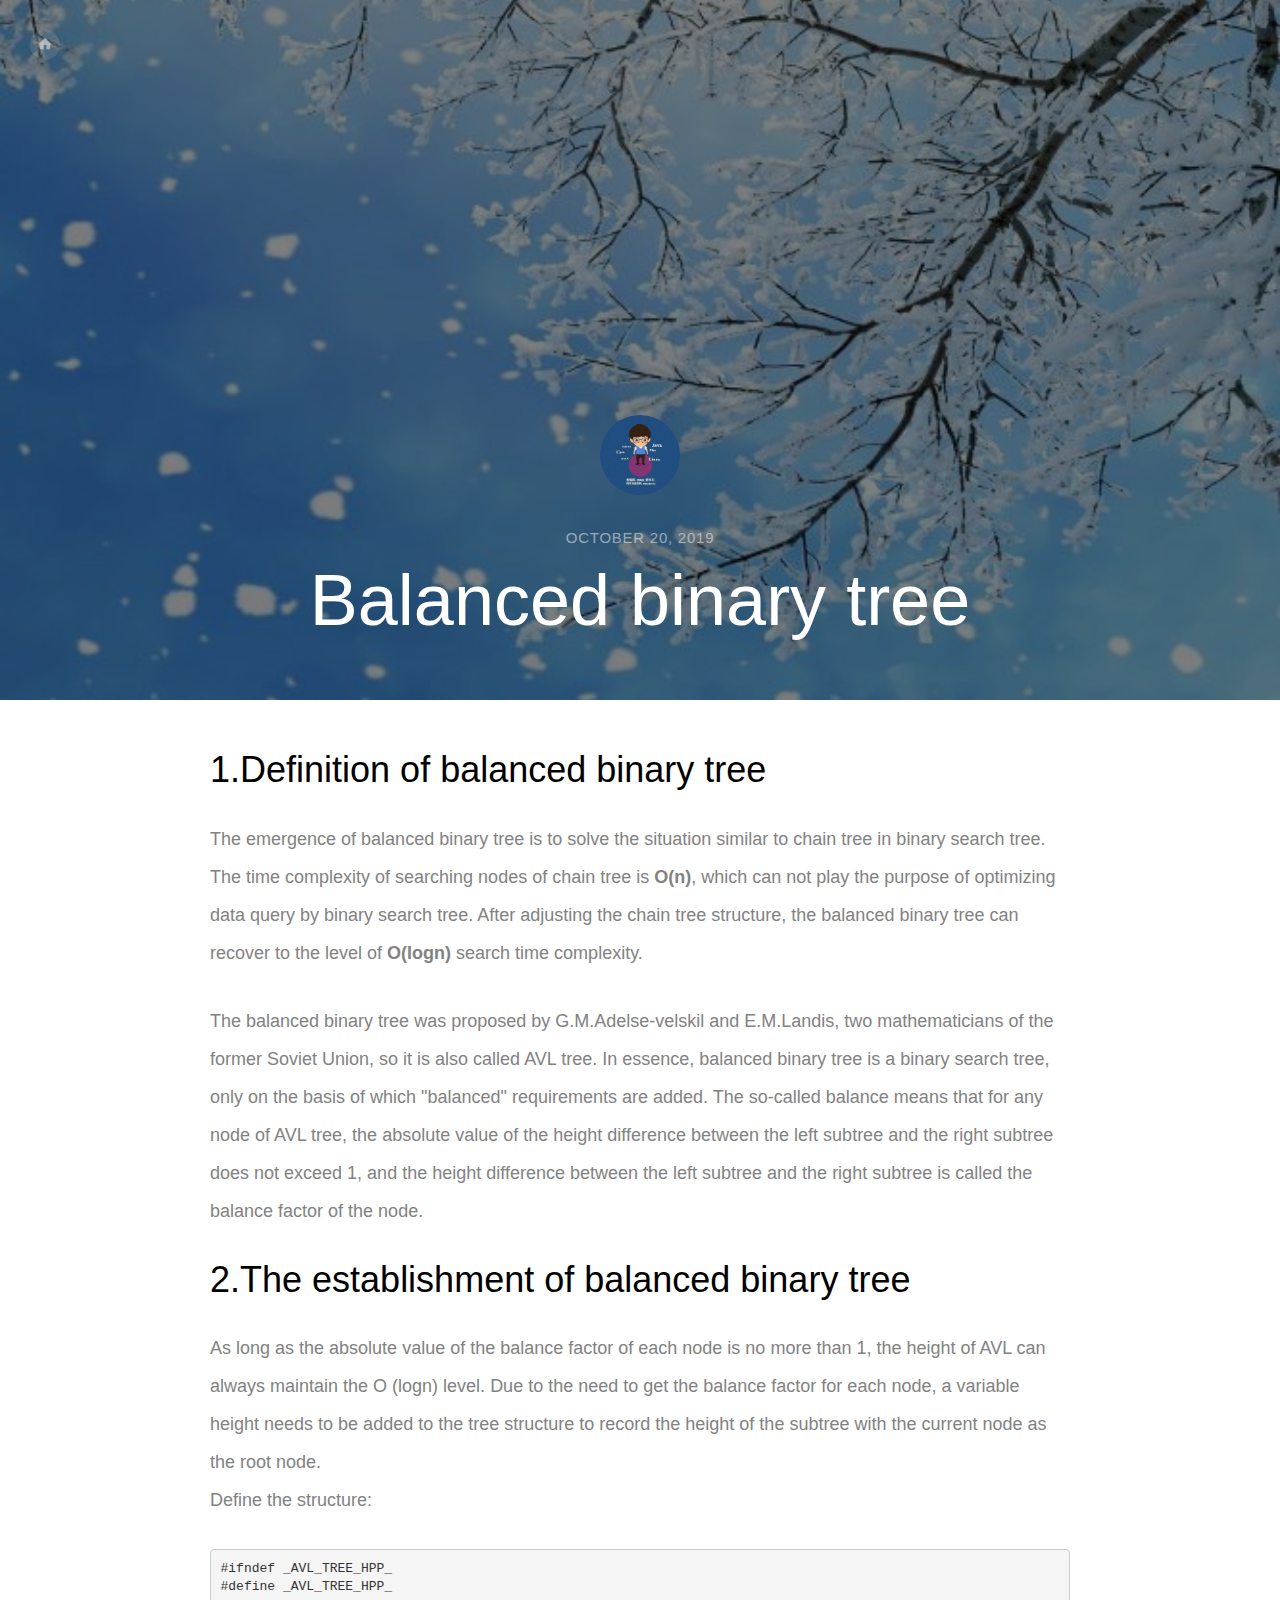
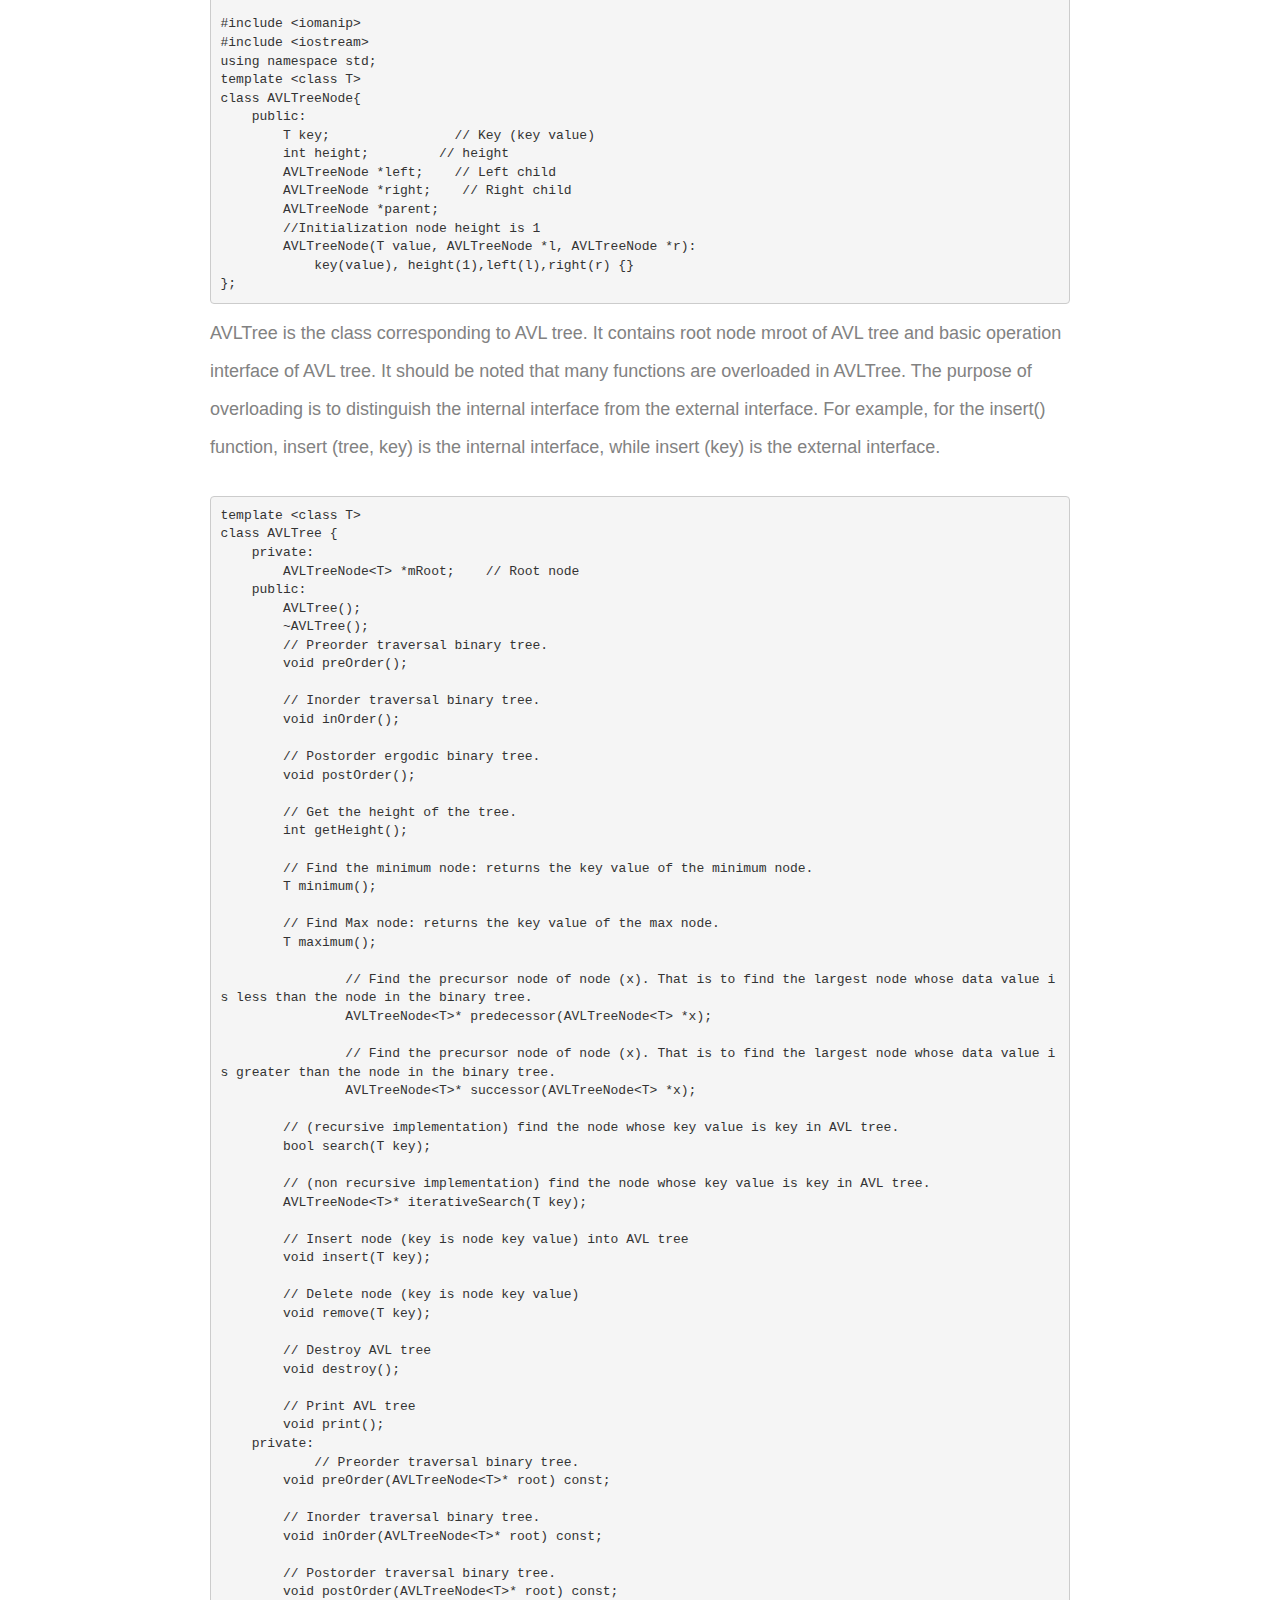
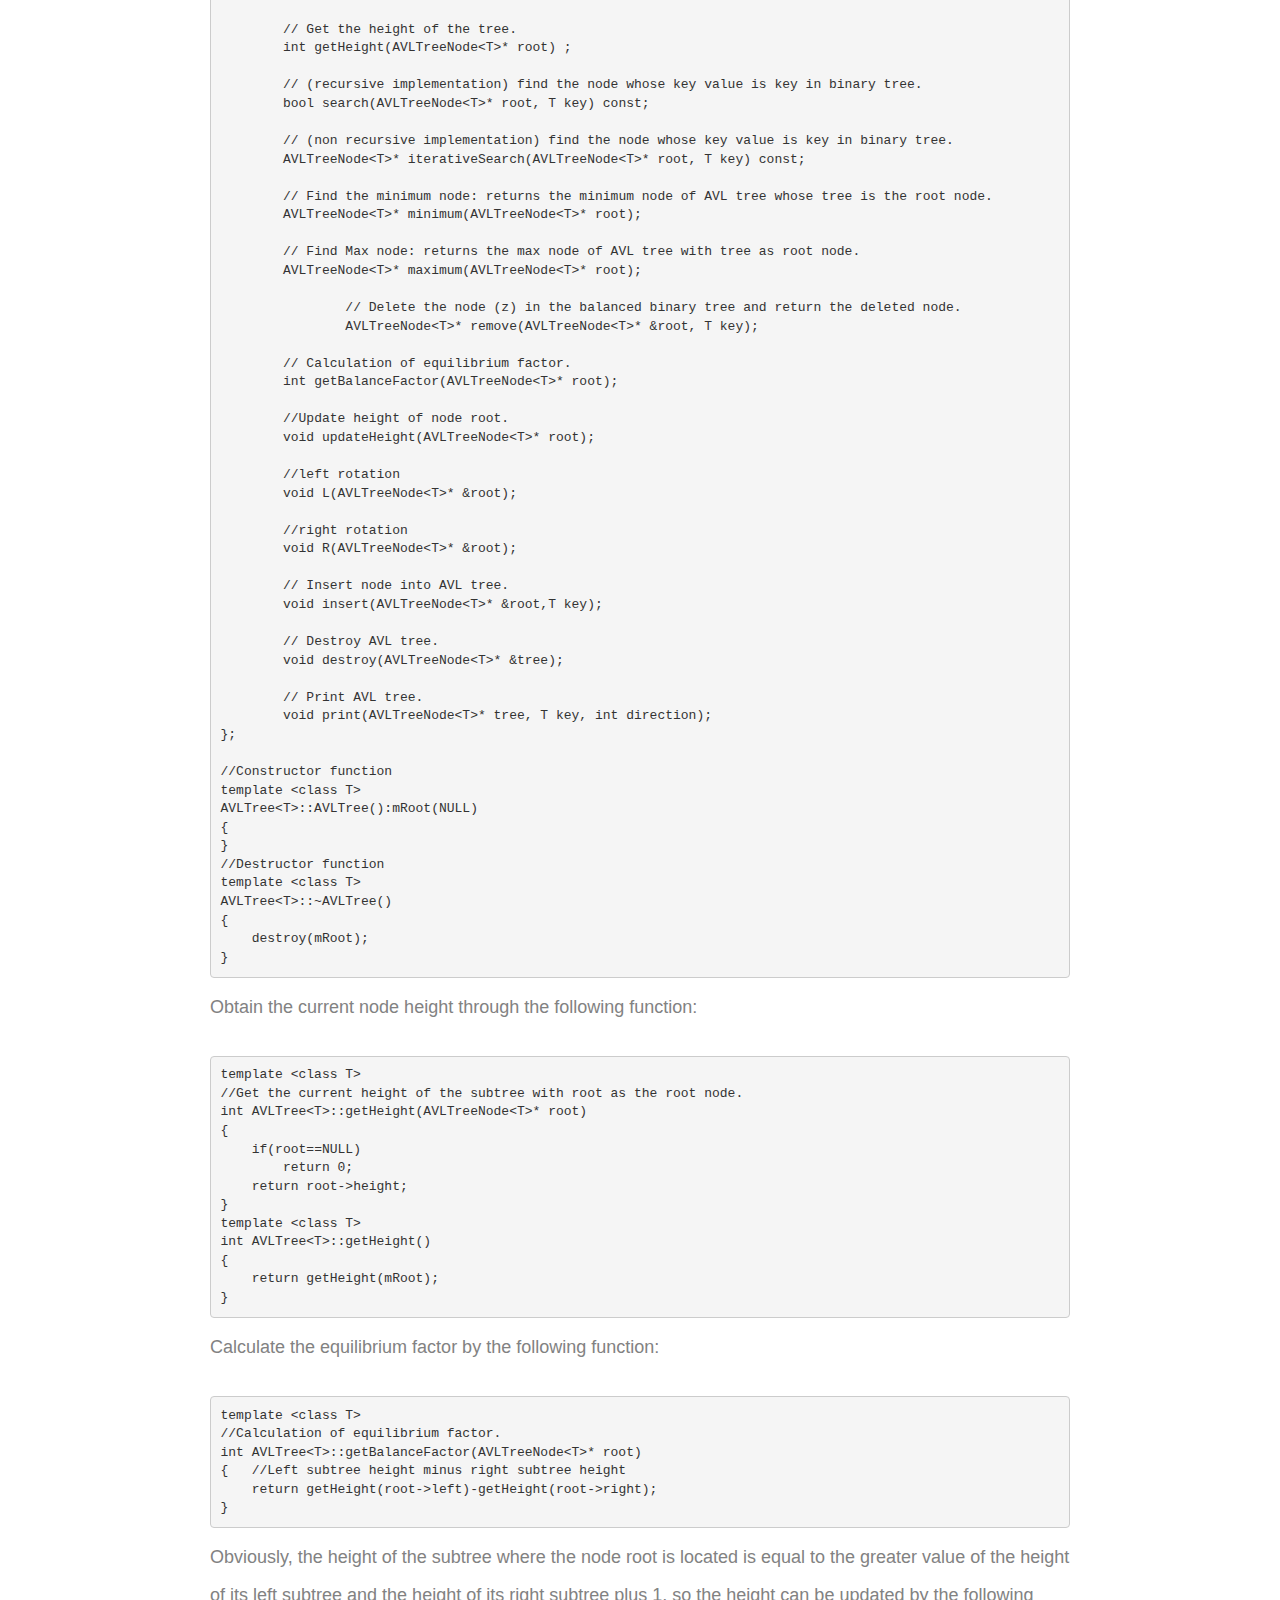
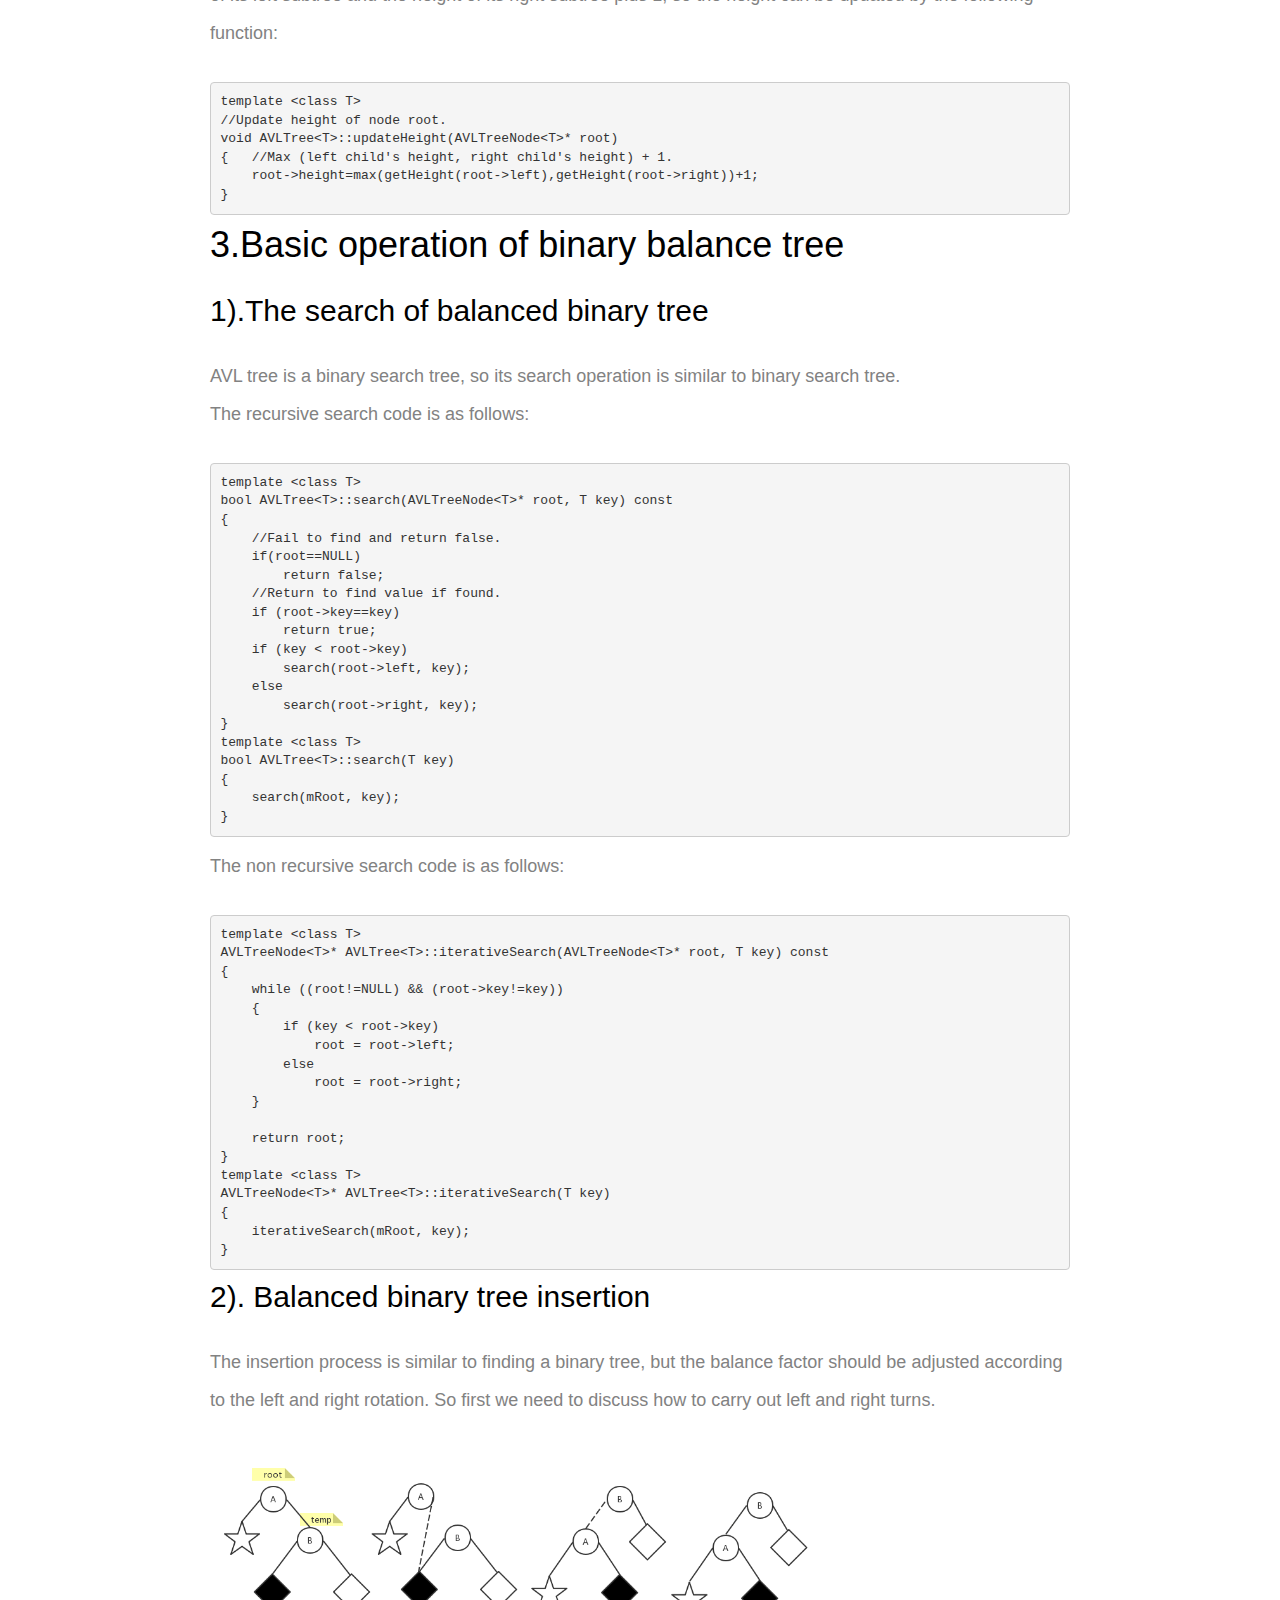
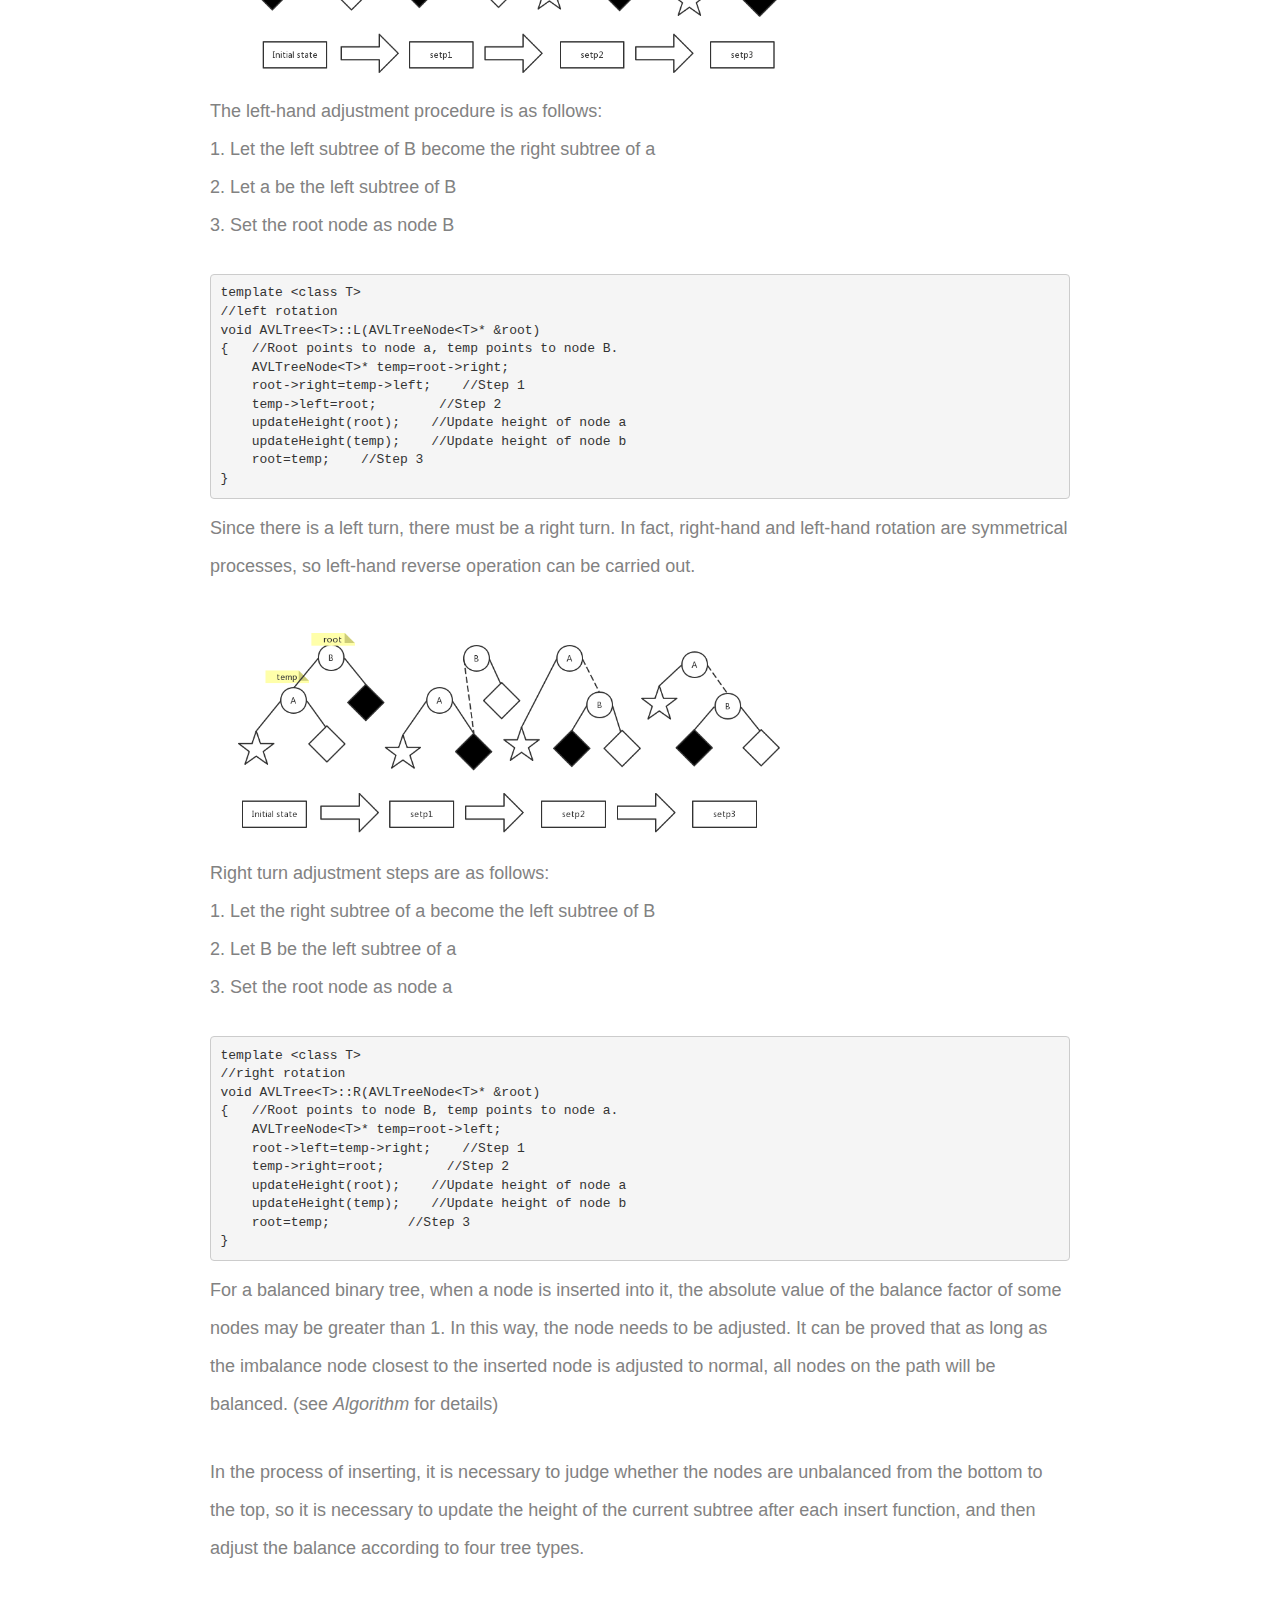
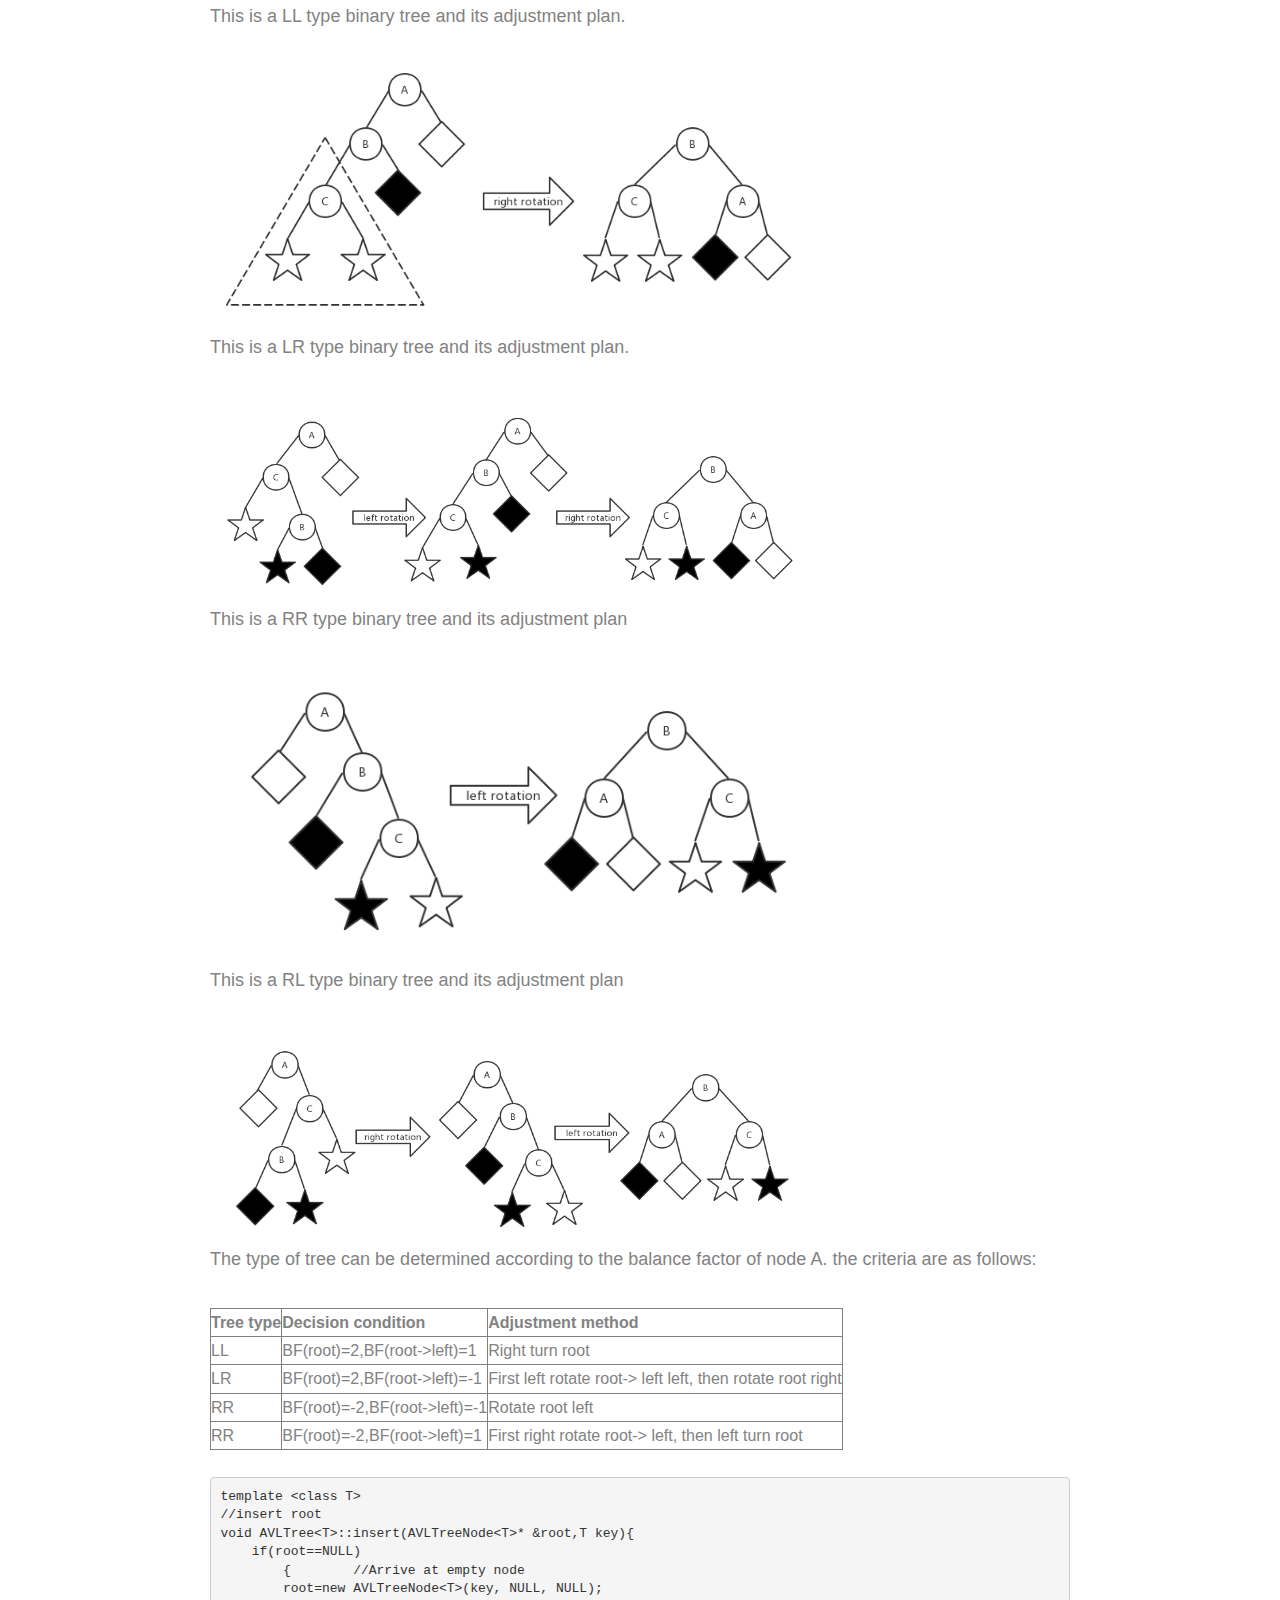
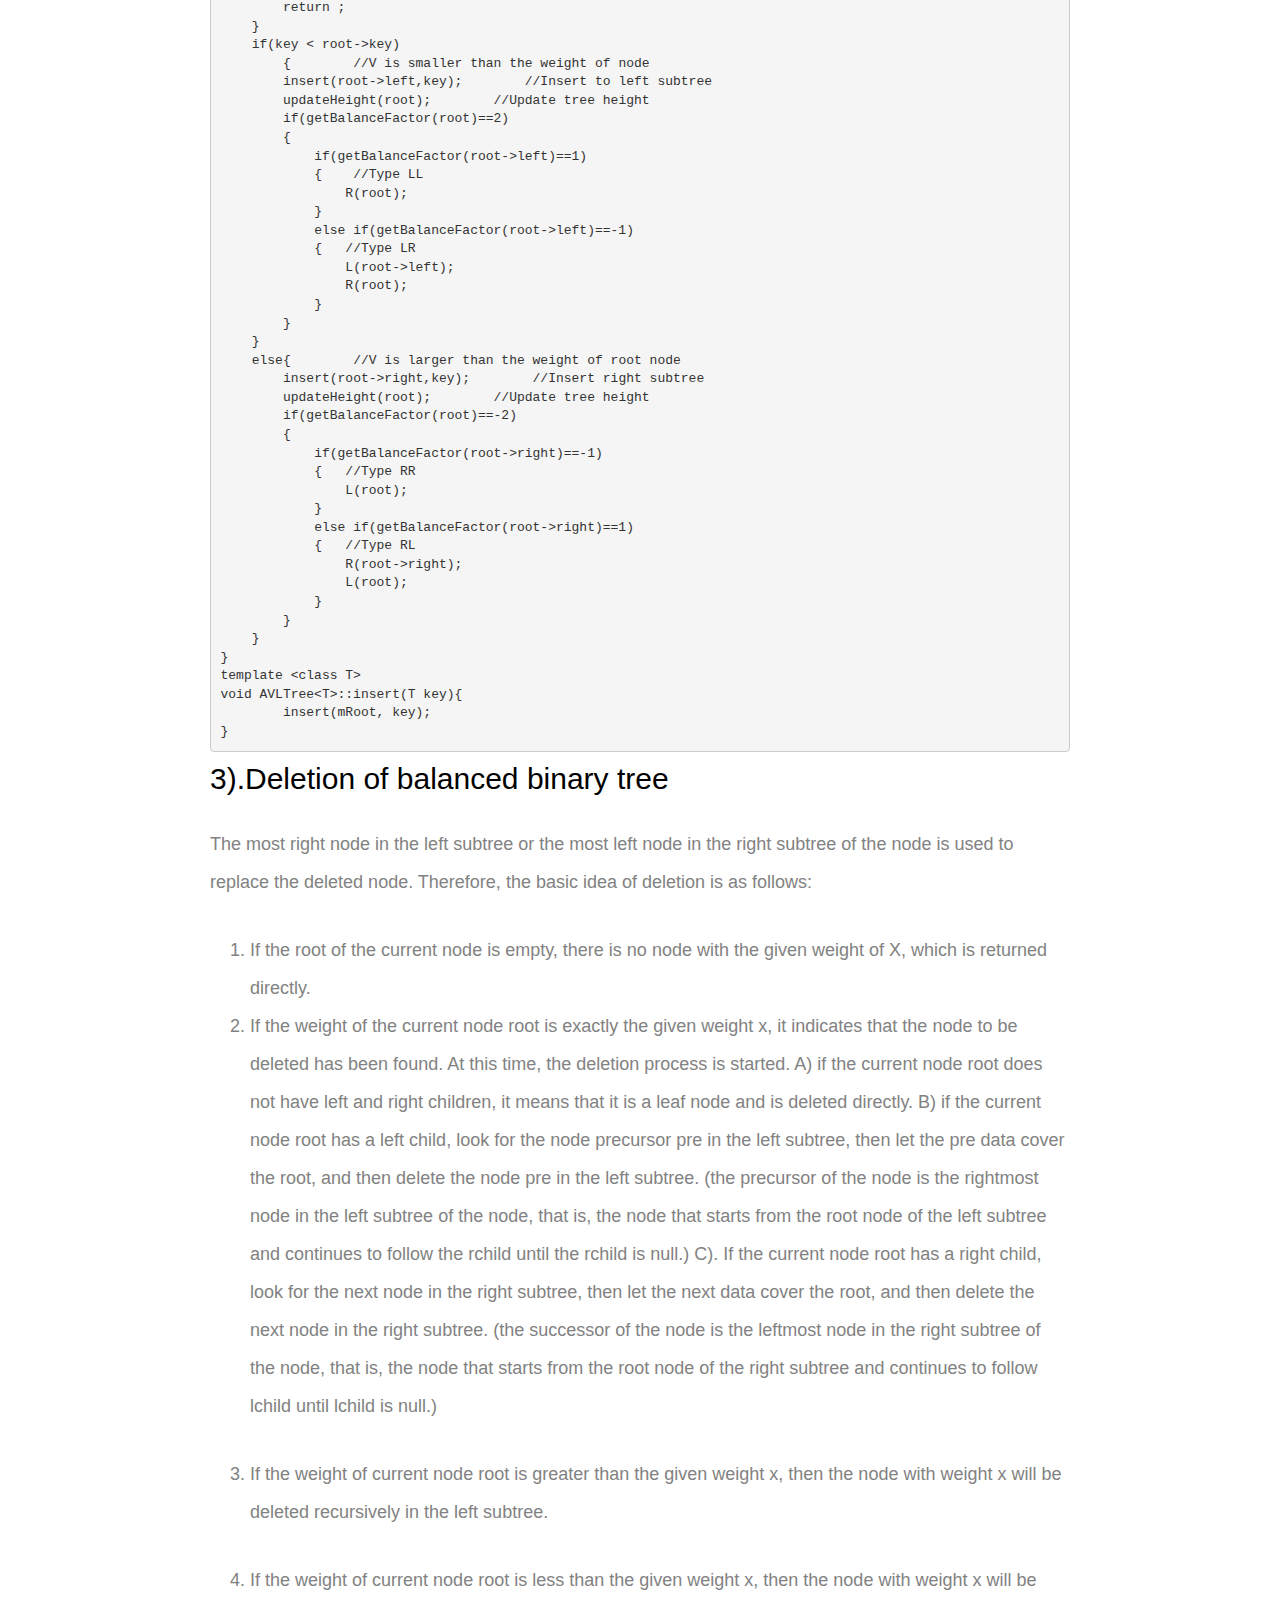
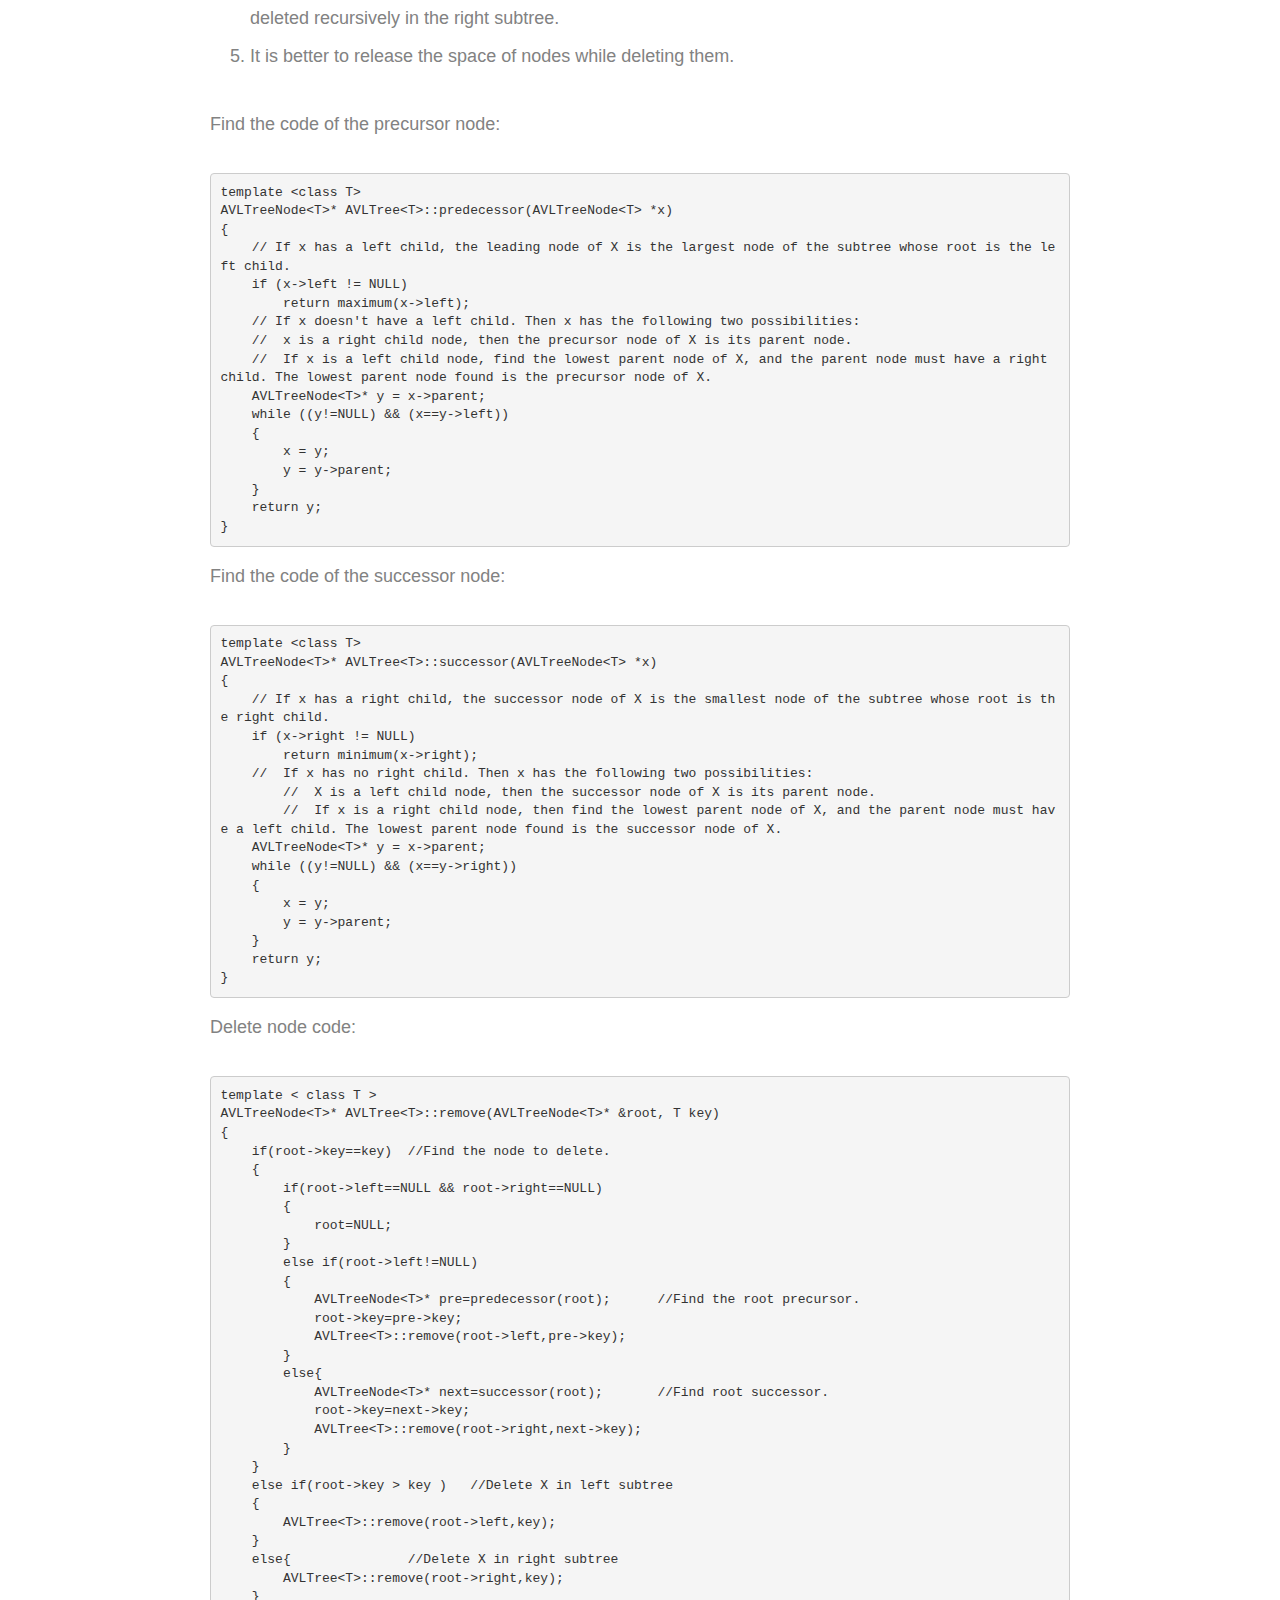
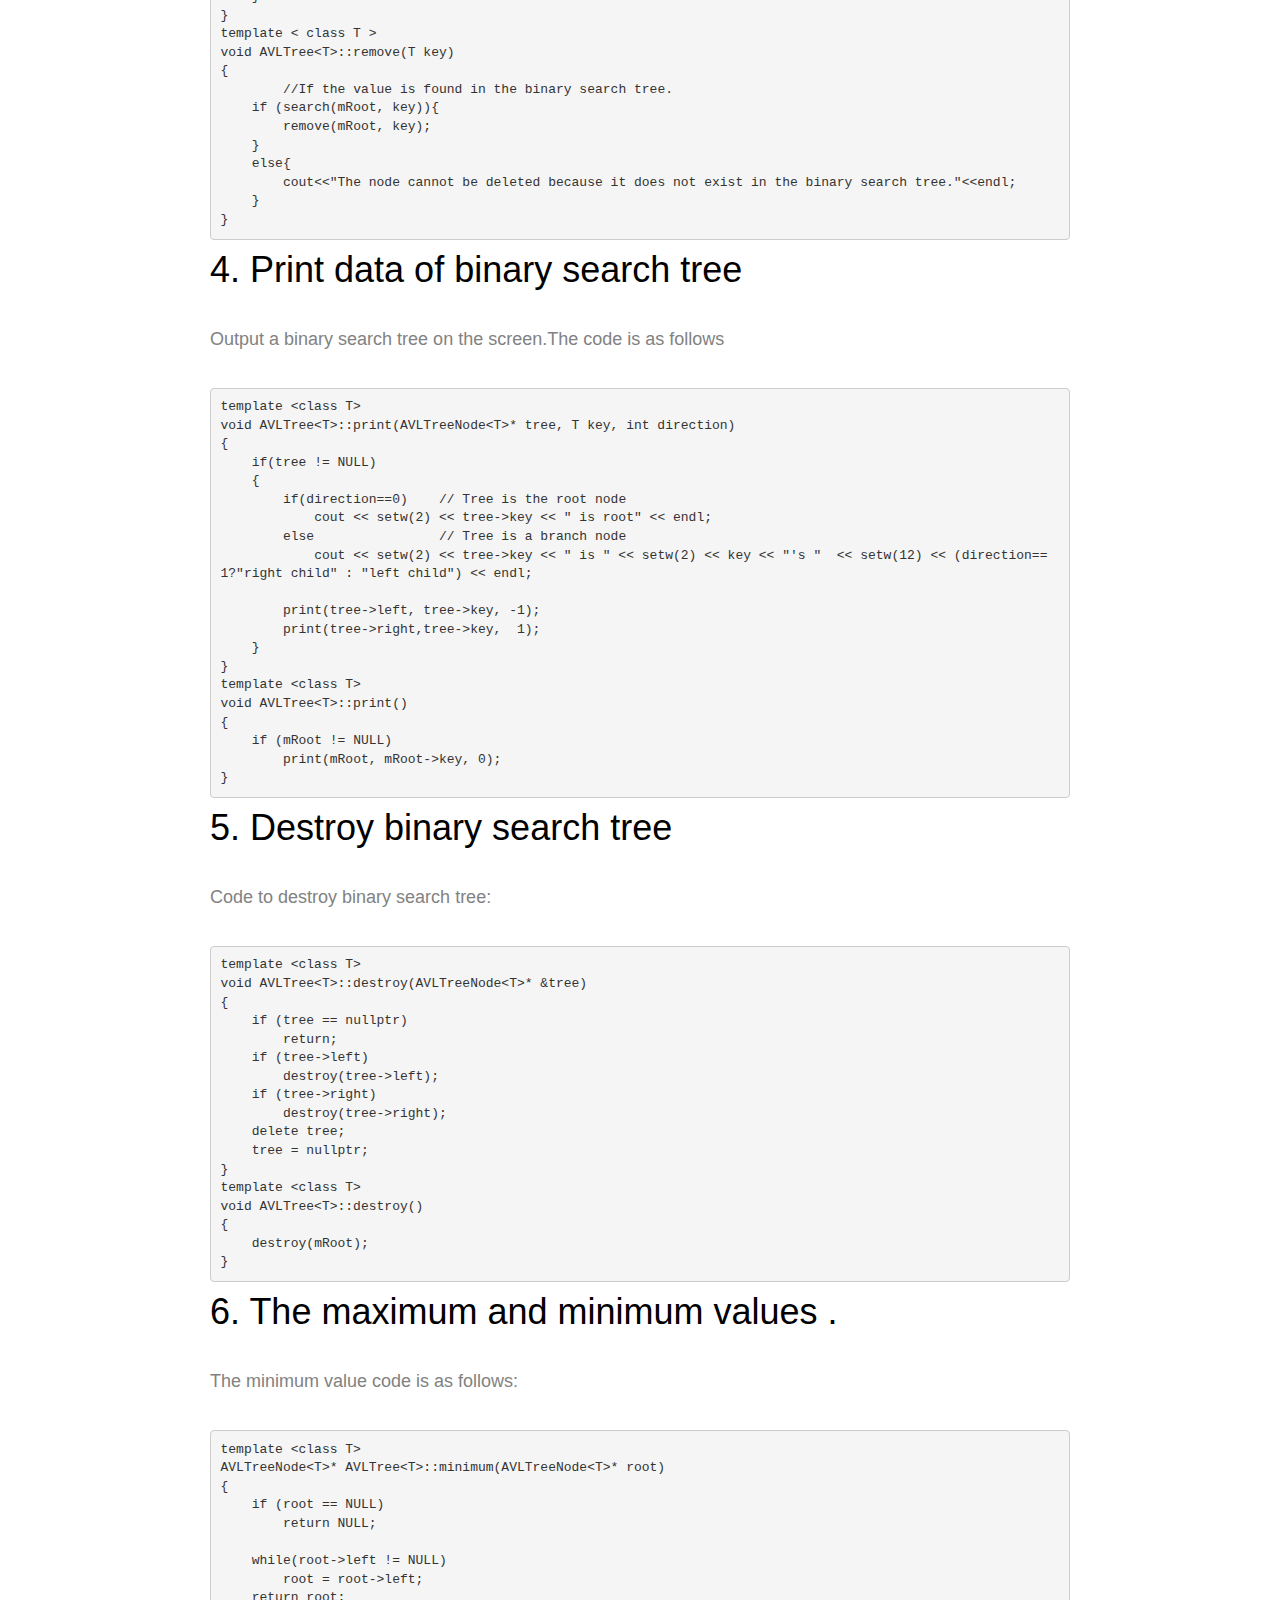
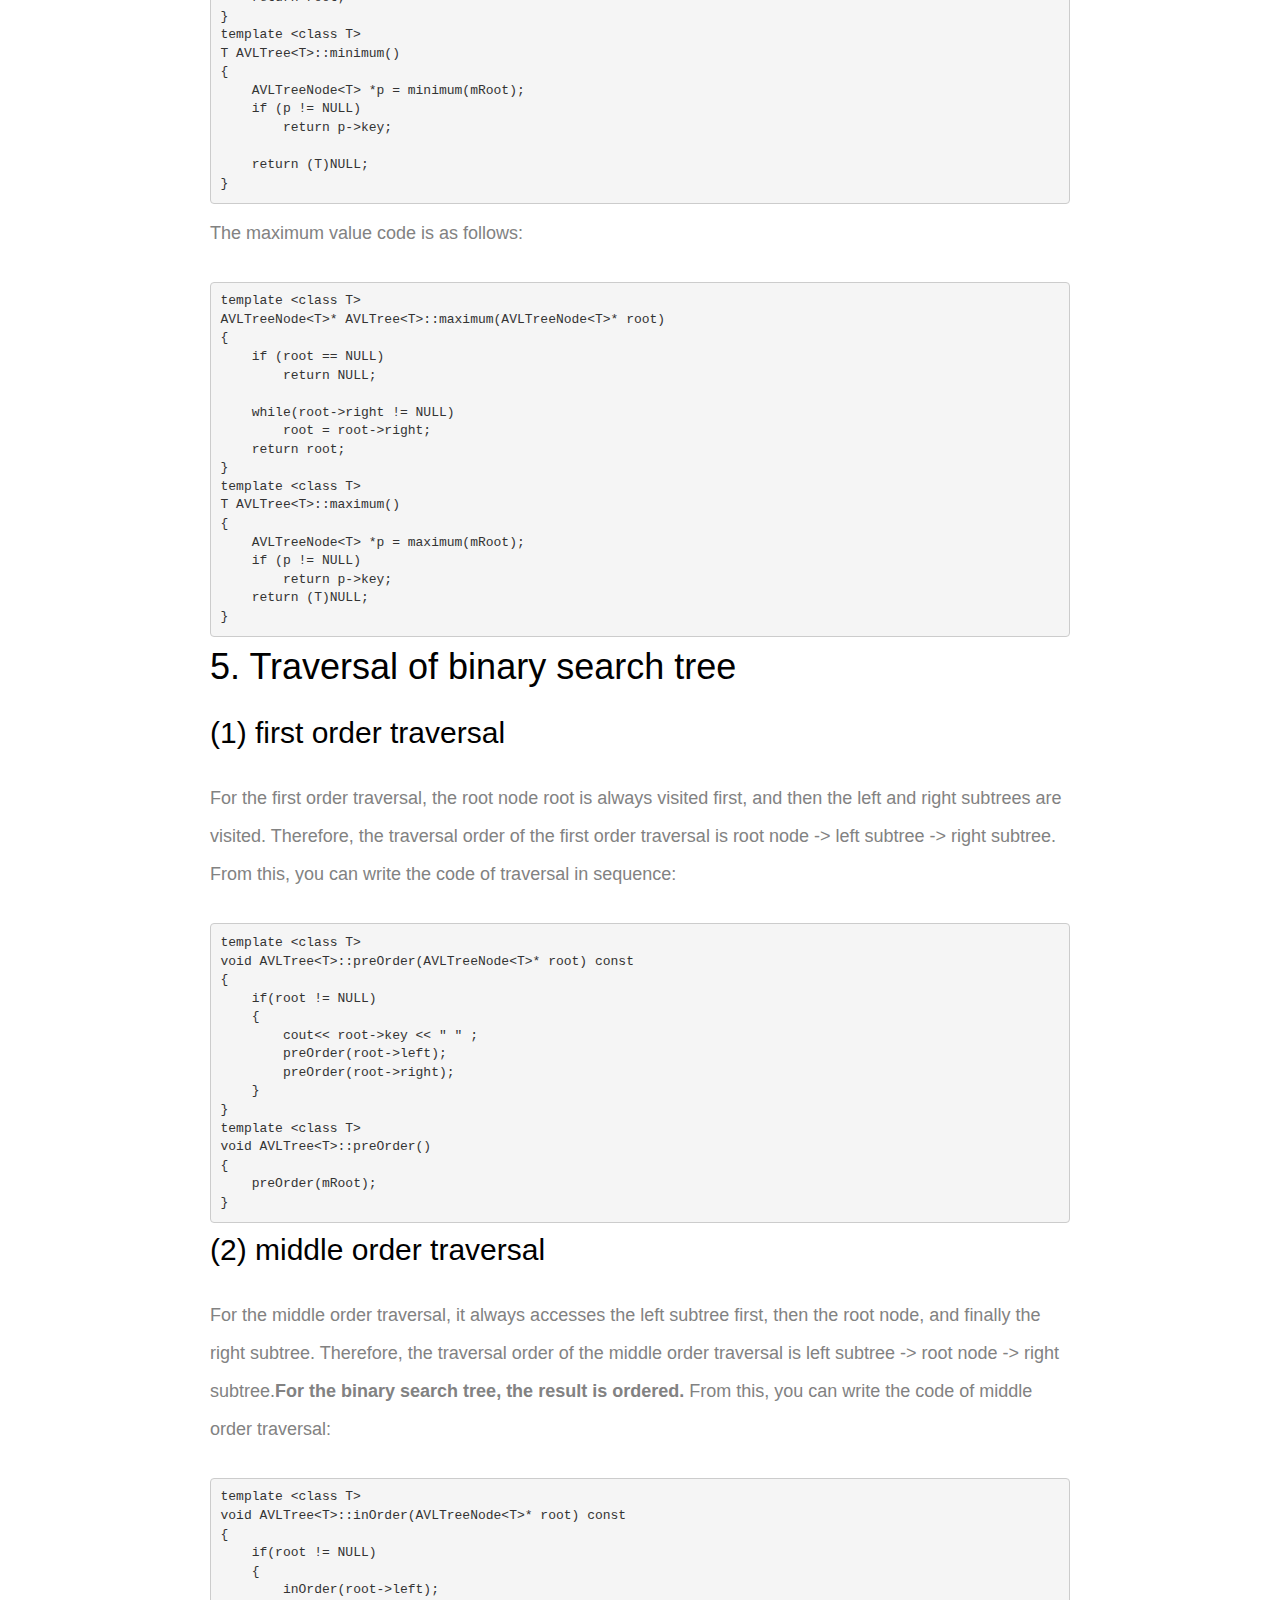
<file: Balanced binary tree.html>
<!DOCTYPE HTML>
<html>
	<head>
		<meta charset="utf-8">
		<meta http-equiv="X-UA-Compatible" content="IE=edge">
		<title>Balanced binary tree</title>
		<meta name="viewport" content="width=device-width, initial-scale=1">
		<meta name="keywords" content="highly balanced binary search tree" />
		<meta name="author" content="Guangsheng Liu" />

		<!-- Animate.css -->
		<link rel="stylesheet" href="css/animate.css">
		<!-- Icomoon Icon Fonts-->
		<link rel="stylesheet" href="css/icomoon.css">
		<!-- Bootstrap  -->
		<link rel="stylesheet" href="css/bootstrap.css">

		<!-- Theme style  -->
		<link rel="stylesheet" href="css/style.css">

		<!-- Modernizr JS -->
		<script src="js/modernizr-2.6.2.min.js"></script>
		<!-- FOR IE9 below -->
		<!--[if lt IE 9]>
	<script src="js/respond.min.js"></script>
	<![endif]-->

	</head>
	<body class="single">

		<div class="fh5co-loader"></div>

		<div id="page">
			<div id="fh5co-aside" style="background-image: url(images/image_2.jpg)" data-stellar-background-ratio="0.5">
				<div class="overlay"></div>
				<nav role="navigation">
					<ul>
						<li><a href="blogindex.html"><i class="icon-home"></i></a></li>
					</ul>
				</nav>
				<div class="page-title">
					<img src="images/person_1.jpg" alt="Free HTML5 by FreeHTMl5.co">
					<span>October 20, 2019</span>
					<h2>Balanced binary tree</h2>
				</div>
			</div>
			<div id="fh5co-main-content">
				<div class="fh5co-post">
					<div class="fh5co-entry padding">
						<h1>1.Definition of balanced binary tree</h1>
						<p>The emergence of balanced binary tree is to solve the situation similar to chain tree in binary search tree.
							The time complexity of searching nodes of chain tree is <strong>O(n)</strong>, which can not play the purpose of
							optimizing data query by binary search tree. After adjusting the chain tree structure, the balanced binary tree
							can recover to the level of <strong>O(logn)</strong> search time complexity. </p>
						<p>The balanced binary tree was proposed by G.M.Adelse-velskil and E.M.Landis, two mathematicians of the former
							Soviet Union, so it is also called AVL tree. In essence, balanced binary tree is a binary search tree, only on
							the basis of which &quot;balanced&quot; requirements are added. The so-called balance means that for any node of
							AVL tree, the absolute value of the height difference between the left subtree and the right subtree does not
							exceed 1, and the height difference between the left subtree and the right subtree is called the balance factor
							of the node.</p>
						<h1>2.The establishment of balanced binary tree</h1>
						<p>As long as the absolute value of the balance factor of each node is no more than 1, the height of AVL can
							always maintain the O (logn) level. Due to the need to get the balance factor for each node, a variable height
							needs to be added to the tree structure to record the height of the subtree with the current node as the root
							node. </br>
							Define the structure:</p>
						<pre><code>#ifndef _AVL_TREE_HPP_
#define _AVL_TREE_HPP_

#include &lt;iomanip&gt;
#include &lt;iostream&gt;
using namespace std;
template &lt;class T&gt;
class AVLTreeNode{
    public:
        T key;                // Key (key value)
        int height;         // height
        AVLTreeNode *left;    // Left child
        AVLTreeNode *right;    // Right child
        AVLTreeNode *parent;
        //Initialization node height is 1
        AVLTreeNode(T value, AVLTreeNode *l, AVLTreeNode *r):
            key(value), height(1),left(l),right(r) {}
};</pre></code>
						<p>AVLTree is the class corresponding to AVL tree. It contains root node mroot of AVL tree and basic operation
							interface of AVL tree. It should be noted that many functions are overloaded in AVLTree. The purpose of
							overloading is to distinguish the internal interface from the external interface. For example, for the insert()
							function, insert (tree, key) is the internal interface, while insert (key) is the external interface.</p>
						<pre><code>template &lt;class T&gt;
class AVLTree {
    private:
        AVLTreeNode&lt;T&gt; *mRoot;    // Root node
    public:
        AVLTree();
        ~AVLTree();
        // Preorder traversal binary tree.
        void preOrder();
        		
        // Inorder traversal binary tree.
        void inOrder();
        		
        // Postorder ergodic binary tree.
        void postOrder();
		
        // Get the height of the tree.
        int getHeight();
		
        // Find the minimum node: returns the key value of the minimum node.
        T minimum();
		
        // Find Max node: returns the key value of the max node.
        T maximum();
		
		// Find the precursor node of node (x). That is to find the largest node whose data value is less than the node in the binary tree.
		AVLTreeNode&lt;T&gt;* predecessor(AVLTreeNode&lt;T&gt; *x);
		
		// Find the precursor node of node (x). That is to find the largest node whose data value is greater than the node in the binary tree.
		AVLTreeNode&lt;T&gt;* successor(AVLTreeNode&lt;T&gt; *x);
		
        // (recursive implementation) find the node whose key value is key in AVL tree.
        bool search(T key);
		
        // (non recursive implementation) find the node whose key value is key in AVL tree.
        AVLTreeNode&lt;T&gt;* iterativeSearch(T key);

        // Insert node (key is node key value) into AVL tree
        void insert(T key);

        // Delete node (key is node key value)
        void remove(T key);

        // Destroy AVL tree
        void destroy();

        // Print AVL tree
        void print();
    private:
	    // Preorder traversal binary tree.
        void preOrder(AVLTreeNode&lt;T&gt;* root) const;
		
        // Inorder traversal binary tree.
        void inOrder(AVLTreeNode&lt;T&gt;* root) const;
		
        // Postorder traversal binary tree.
        void postOrder(AVLTreeNode&lt;T&gt;* root) const;
		
        // Get the height of the tree.
        int getHeight(AVLTreeNode&lt;T&gt;* root) ;

        // (recursive implementation) find the node whose key value is key in binary tree.
        bool search(AVLTreeNode&lt;T&gt;* root, T key) const;
        		
        // (non recursive implementation) find the node whose key value is key in binary tree.
        AVLTreeNode&lt;T&gt;* iterativeSearch(AVLTreeNode&lt;T&gt;* root, T key) const;

        // Find the minimum node: returns the minimum node of AVL tree whose tree is the root node.
        AVLTreeNode&lt;T&gt;* minimum(AVLTreeNode&lt;T&gt;* root);
		
        // Find Max node: returns the max node of AVL tree with tree as root node.
        AVLTreeNode&lt;T&gt;* maximum(AVLTreeNode&lt;T&gt;* root);
		
		// Delete the node (z) in the balanced binary tree and return the deleted node.
		AVLTreeNode&lt;T&gt;* remove(AVLTreeNode&lt;T&gt;* &root, T key);
		
        // Calculation of equilibrium factor.
        int getBalanceFactor(AVLTreeNode&lt;T&gt;* root);
		
        //Update height of node root.
        void updateHeight(AVLTreeNode&lt;T&gt;* root);
		
        //left rotation
        void L(AVLTreeNode&lt;T&gt;* &root);
		
        //right rotation
        void R(AVLTreeNode&lt;T&gt;* &root);

        // Insert node into AVL tree.
        void insert(AVLTreeNode&lt;T&gt;* &root,T key);

        // Destroy AVL tree. 
        void destroy(AVLTreeNode&lt;T&gt;* &tree);

        // Print AVL tree.
        void print(AVLTreeNode&lt;T&gt;* tree, T key, int direction);
};

//Constructor function
template &lt;class T&gt;
AVLTree&lt;T&gt;::AVLTree():mRoot(NULL)
{
}
//Destructor function
template &lt;class T&gt;
AVLTree&lt;T&gt;::~AVLTree() 
{
    destroy(mRoot);
}</pre></code>
						<p>Obtain the current node height through the following function:</p>
						<pre><code>template &lt;class T&gt;
//Get the current height of the subtree with root as the root node.
int AVLTree&lt;T&gt;::getHeight(AVLTreeNode&lt;T&gt;* root)
{
    if(root==NULL)
        return 0;
    return root->height;
}
template &lt;class T&gt;
int AVLTree&lt;T&gt;::getHeight() 
{
    return getHeight(mRoot);
}</code></pre>
						<p>Calculate the equilibrium factor by the following function:</p>
						<pre><code>template &lt;class T&gt;
//Calculation of equilibrium factor.
int AVLTree&lt;T&gt;::getBalanceFactor(AVLTreeNode&lt;T&gt;* root)
{   //Left subtree height minus right subtree height
    return getHeight(root->left)-getHeight(root->right); 
}</code></pre>
						<p>Obviously, the height of the subtree where the node root is located is equal to the greater value of the
							height of its left subtree and the height of its right subtree plus 1, so the height can be updated by the
							following function: </p>
						<pre><code>template &lt;class T&gt;
//Update height of node root.
void AVLTree&lt;T&gt;::updateHeight(AVLTreeNode&lt;T&gt;* root)
{   //Max (left child's height, right child's height) + 1.
    root->height=max(getHeight(root->left),getHeight(root->right))+1; 
}</code></pre>
						<h1>3.Basic operation of binary balance tree</h1>
						<h2>1).The search of balanced binary tree</h2>
						<p>AVL tree is a binary search tree, so its search operation is similar to binary search tree.</br>
							The recursive search code is as follows:</p>
						<pre><code>template &lt;class T&gt;
bool AVLTree&lt;T&gt;::search(AVLTreeNode&lt;T&gt;* root, T key) const
{
    //Fail to find and return false.
    if(root==NULL)
        return false;
    //Return to find value if found.
    if (root->key==key)
        return true;
    if (key < root->key)
        search(root->left, key);
    else
        search(root->right, key);
}
template &lt;class T&gt;
bool AVLTree&lt;T&gt;::search(T key) 
{
    search(mRoot, key);
}
</code></pre>
						<p>The non recursive search code is as follows:</p>
						<pre><code>template &lt;class T&gt;
AVLTreeNode&lt;T&gt;* AVLTree&lt;T&gt;::iterativeSearch(AVLTreeNode&lt;T&gt;* root, T key) const
{
    while ((root!=NULL) && (root->key!=key))
    {
        if (key < root->key)
            root = root->left;
        else
            root = root->right;
    }

    return root;
}
template &lt;class T&gt;
AVLTreeNode&lt;T&gt;* AVLTree&lt;T&gt;::iterativeSearch(T key)
{
    iterativeSearch(mRoot, key);
}</code></pre>
						<h2>2). Balanced binary tree insertion</h2>
						<p>The insertion process is similar to finding a binary tree, but the balance factor should be adjusted according
							to the left and right rotation. So first we need to discuss how to carry out left and right turns.</p>
						<div><img src="images/Balanced binary tree picture/left.jpg" width="70%" height="70%" /></div>
						<p>The left-hand adjustment procedure is as follows: <br />
							1. Let the left subtree of B become the right subtree of a <br />
							2. Let a be the left subtree of B <br />
							3. Set the root node as node B</p>
						<pre><code>template &lt;class T&gt;
//left rotation
void AVLTree&lt;T&gt;::L(AVLTreeNode&lt;T&gt;* &root)
{   //Root points to node a, temp points to node B.
    AVLTreeNode&lt;T&gt;* temp=root->right;	
    root->right=temp->left;    //Step 1
    temp->left=root;        //Step 2 
    updateHeight(root);    //Update height of node a
    updateHeight(temp);    //Update height of node b
    root=temp;    //Step 3 
}</code></pre>
						<p>Since there is a left turn, there must be a right turn. In fact, right-hand and left-hand rotation are
							symmetrical processes, so left-hand reverse operation can be carried out. </p>
						<div><img src="images/Balanced binary tree picture/right.jpg" width="70%" height="70%" /></div>
						<p>Right turn adjustment steps are as follows: <br />
							1. Let the right subtree of a become the left subtree of B <br />
							2. Let B be the left subtree of a <br />
							3. Set the root node as node a</p>
						<pre><code>template &lt;class T&gt;
//right rotation
void AVLTree&lt;T&gt;::R(AVLTreeNode&lt;T&gt;* &root)
{   //Root points to node B, temp points to node a.
    AVLTreeNode&lt;T&gt;* temp=root->left;
    root->left=temp->right;    //Step 1 
    temp->right=root;        //Step 2 
    updateHeight(root);    //Update height of node a
    updateHeight(temp);    //Update height of node b
    root=temp;		//Step 3 
}</code></pre>
						<p>For a balanced binary tree, when a node is inserted into it, the absolute value of the balance factor of some
							nodes may be greater than 1. In this way, the node needs to be adjusted. It can be proved that as long as the
							imbalance node closest to the inserted node is adjusted to normal, all nodes on the path will be balanced. (see
							<em>Algorithm</em> for details) </p>
						<p>In the process of inserting, it is necessary to judge whether the nodes are unbalanced from the bottom to the
							top, so it is necessary to update the height of the current subtree after each insert function, and then adjust
							the balance according to four tree types. </p>
						<p>This is a LL type binary tree and its adjustment plan.</p>
						<div><img src="images/Balanced binary tree picture/LL.jpg" width="70%" height="70%" /></div>
						<p>This is a LR type binary tree and its adjustment plan.</p>
						<div><img src="images/Balanced binary tree picture/LR.jpg" width="70%" height="70%" /></div>
						<p>This is a RR type binary tree and its adjustment plan</p>
						<div><img src="images/Balanced binary tree picture/RR.jpg" width="70%" height="70%" /></div>
						<p>This is a RL type binary tree and its adjustment plan</p>
						<div><img src="images/Balanced binary tree picture/RL.jpg" width="70%" height="70%" /></div>
						<p>The type of tree can be determined according to the balance factor of node A. the criteria are as follows:</p>
						<table frame="border" rules="all">
							<tr align="center">
								<th>Tree type</th>
								<th>Decision condition</th>
								<th>Adjustment method</th>
							</tr>
							<tr>
								<td>LL</td>
								<td>BF(root)=2,BF(root-&gt;left)=1</td>
								<td>Right turn root</td>
							</tr>
							<tr>
								<td>LR</td>
								<td>BF(root)=2,BF(root-&gt;left)=-1</td>
								<td>First left rotate root-&gt; left left, then rotate root right</td>
							</tr>
							<tr>
								<td>RR</td>
								<td>BF(root)=-2,BF(root-&gt;left)=-1</td>
								<td>Rotate root left</td>
							</tr>
							<tr>
								<td>RR</td>
								<td>BF(root)=-2,BF(root-&gt;left)=1</td>
								<td>First right rotate root-&gt; left, then left turn root</td>
							</tr>
						</table></br>
						<pre><code>template &lt;class T&gt;
//insert root 
void AVLTree&lt;T&gt;::insert(AVLTreeNode&lt;T&gt;* &root,T key){
    if(root==NULL)
	{        //Arrive at empty node
        root=new AVLTreeNode&lt;T&gt;(key, NULL, NULL);
        return ;
    }
    if(key < root->key)
	{        //V is smaller than the weight of node
        insert(root->left,key);        //Insert to left subtree 
        updateHeight(root);        //Update tree height
        if(getBalanceFactor(root)==2)
        {
            if(getBalanceFactor(root->left)==1)
            {    //Type LL 
                R(root);
            }
            else if(getBalanceFactor(root->left)==-1)
            {   //Type LR
                L(root->left);
                R(root);
            } 
        }
    }
    else{        //V is larger than the weight of root node
        insert(root->right,key);        //Insert right subtree 
        updateHeight(root);        //Update tree height
        if(getBalanceFactor(root)==-2)
        {
            if(getBalanceFactor(root->right)==-1)
            {   //Type RR
                L(root);
            }
            else if(getBalanceFactor(root->right)==1)
            {   //Type RL
                R(root->right);
                L(root);
            } 
        } 
    }
}
template &lt;class T&gt;
void AVLTree&lt;T&gt;::insert(T key){
	insert(mRoot, key);
}</code></pre>
						<h2>3).Deletion of balanced binary tree</h2>
						<p>The most right node in the left subtree or the most left node in the right subtree of the node is used to
							replace the deleted node.
							Therefore, the basic idea of deletion is as follows: </p>
						<ol>
							<li>If the root of the current node is empty, there is no node with the given weight of X, which is returned
								directly.</li>
							<li>
								<p>If the weight of the current node root is exactly the given weight x, it indicates that the node to be
									deleted has been found. At this time, the deletion process is started.
									A) if the current node root does not have left and right children, it means that it is a leaf node and is
									deleted directly.
									B) if the current node root has a left child, look for the node precursor pre in the left subtree, then let
									the pre data cover the root, and then delete the node pre in the left subtree. (the precursor of the node is
									the rightmost node in the left subtree of the node, that is, the node that starts from the root node of the
									left subtree and continues to follow the rchild until the rchild is null.)
									C). If the current node root has a right child, look for the next node in the right subtree, then let the next
									data cover the root, and then delete the next node in the right subtree. (the successor of the node is the
									leftmost node in the right subtree of the node, that is, the node that starts from the root node of the right
									subtree and continues to follow lchild until lchild is null.)</p>
							</li>
							<li>
								<p>If the weight of current node root is greater than the given weight x, then the node with weight x will be
									deleted recursively in the left subtree.</p>
							</li>
							<li>If the weight of current node root is less than the given weight x, then the node with weight x will be
								deleted recursively in the right subtree.</li>
							<li>It is better to release the space of nodes while deleting them.</li>
						</ol>
						<p>Find the code of the precursor node:</p>
						<pre><code>template &lt;class T&gt;
AVLTreeNode&lt;T&gt;* AVLTree&lt;T&gt;::predecessor(AVLTreeNode&lt;T&gt; *x)
{
    // If x has a left child, the leading node of X is the largest node of the subtree whose root is the left child.
    if (x->left != NULL)
        return maximum(x->left);
    // If x doesn't have a left child. Then x has the following two possibilities:
    //  x is a right child node, then the precursor node of X is its parent node.
    //  If x is a left child node, find the lowest parent node of X, and the parent node must have a right child. The lowest parent node found is the precursor node of X.
    AVLTreeNode&lt;T&gt;* y = x->parent;
    while ((y!=NULL) && (x==y->left))
    {
        x = y;
        y = y->parent;
    }
    return y;
}</code></pre>
						<p>Find the code of the successor node:</p>
						<pre><code>template &lt;class T&gt;
AVLTreeNode&lt;T&gt;* AVLTree&lt;T&gt;::successor(AVLTreeNode&lt;T&gt; *x)
{
    // If x has a right child, the successor node of X is the smallest node of the subtree whose root is the right child.
    if (x->right != NULL)
        return minimum(x->right);
    //  If x has no right child. Then x has the following two possibilities:            
	//  X is a left child node, then the successor node of X is its parent node.            
	//  If x is a right child node, then find the lowest parent node of X, and the parent node must have a left child. The lowest parent node found is the successor node of X.
    AVLTreeNode&lt;T&gt;* y = x->parent;
    while ((y!=NULL) && (x==y->right))
    {
        x = y;
        y = y->parent;
    }
    return y;
}</code></pre>
						<p>Delete node code:</p>
						<pre><code>template &lt; class T &gt;
AVLTreeNode&lt;T&gt;* AVLTree&lt;T&gt;::remove(AVLTreeNode&lt;T&gt;* &root, T key)
{
    if(root->key==key)	//Find the node to delete.
    {
    	if(root->left==NULL && root->right==NULL)
        {
    	    root=NULL;
        }
        else if(root->left!=NULL)
        {
            AVLTreeNode&lt;T&gt;* pre=predecessor(root);	//Find the root precursor.
            root->key=pre->key;
            AVLTree&lt;T&gt;::remove(root->left,pre->key);
        }
        else{
            AVLTreeNode&lt;T&gt;* next=successor(root);	//Find root successor.
            root->key=next->key;
            AVLTree&lt;T&gt;::remove(root->right,next->key);
        } 
    }
    else if(root->key > key )	//Delete X in left subtree
    {
        AVLTree&lt;T&gt;::remove(root->left,key);
    }
    else{		//Delete X in right subtree
        AVLTree&lt;T&gt;::remove(root->right,key);
    }
}
template &lt; class T &gt;
void AVLTree&lt;T&gt;::remove(T key)
{
	//If the value is found in the binary search tree.
    if (search(mRoot, key)){
        remove(mRoot, key);
    }
    else{
        cout<<"The node cannot be deleted because it does not exist in the binary search tree."<&lt;endl; 
    } 
}</code></pre>
						<h1>4. Print data of binary search tree</h1>
						<p>Output a binary search tree on the screen.The code is as follows</p>
						<pre><code>template &lt;class T&gt;
void AVLTree&lt;T&gt;::print(AVLTreeNode&lt;T&gt;* tree, T key, int direction)
{
    if(tree != NULL)
    {
        if(direction==0)    // Tree is the root node
            cout << setw(2) << tree->key << " is root" << endl;
        else                // Tree is a branch node
            cout << setw(2) << tree->key << " is " << setw(2) << key << "'s "  << setw(12) << (direction==1?"right child" : "left child") << endl;

        print(tree->left, tree->key, -1);
        print(tree->right,tree->key,  1);
    }
}
template &lt;class T&gt;
void AVLTree&lt;T&gt;::print()
{
    if (mRoot != NULL)
        print(mRoot, mRoot->key, 0);
}</code></pre>
						<h1>5. Destroy binary search tree</h1>
						<p>Code to destroy binary search tree:</p>
						<pre><code>template &lt;class T&gt;
void AVLTree&lt;T&gt;::destroy(AVLTreeNode&lt;T&gt;* &tree)
{
    if (tree == nullptr) 
        return;
    if (tree->left)
        destroy(tree->left);
    if (tree->right)
        destroy(tree->right);
    delete tree;
    tree = nullptr;
}
template &lt;class T&gt;
void AVLTree&lt;T&gt;::destroy()
{
    destroy(mRoot);
}</code></pre>
						<h1>6. The maximum and minimum values .</h1>
						<p>The minimum value code is as follows:</p>
						<pre><code>template &lt;class T&gt;
AVLTreeNode&lt;T&gt;* AVLTree&lt;T&gt;::minimum(AVLTreeNode&lt;T&gt;* root)
{
    if (root == NULL)
        return NULL;

    while(root->left != NULL)
        root = root->left;
    return root;
}
template &lt;class T&gt;
T AVLTree&lt;T&gt;::minimum()
{
    AVLTreeNode&lt;T&gt; *p = minimum(mRoot);
    if (p != NULL)
        return p->key;

    return (T)NULL;
}</code></pre>
						<p>The maximum value code is as follows:</p>
						<pre><code>template &lt;class T&gt;
AVLTreeNode&lt;T&gt;* AVLTree&lt;T&gt;::maximum(AVLTreeNode&lt;T&gt;* root)
{
    if (root == NULL)
        return NULL;

    while(root->right != NULL)
        root = root->right;
    return root;
}
template &lt;class T&gt;
T AVLTree&lt;T&gt;::maximum()
{
    AVLTreeNode&lt;T&gt; *p = maximum(mRoot);
    if (p != NULL)
        return p->key;
    return (T)NULL;
}</code></pre>
						<h1>5. Traversal of binary search tree</h1>
						<h2>(1) first order traversal</h2>
						<p>For the first order traversal, the root node root is always visited first, and then the left and right
							subtrees are visited. Therefore, the traversal order of the first order traversal is root node -&gt; left
							subtree -&gt; right subtree.
							From this, you can write the code of traversal in sequence:</p>
						<pre><code>template &lt;class T&gt;
void AVLTree&lt;T&gt;::preOrder(AVLTreeNode&lt;T&gt;* root) const
{
    if(root != NULL)
    {
        cout<< root->key << " " ;
        preOrder(root->left);
        preOrder(root->right);
    }
}
template &lt;class T&gt;
void AVLTree&lt;T&gt;::preOrder() 
{
    preOrder(mRoot);
}</code></pre>
						<h2>(2) middle order traversal</h2>
						<p>For the middle order traversal, it always accesses the left subtree first, then the root node, and finally the
							right subtree. Therefore, the traversal order of the middle order traversal is left subtree -&gt; root node
							-&gt; right subtree.<strong>For the binary search tree, the result is ordered.</strong>
							From this, you can write the code of middle order traversal:</p>
						<pre><code>template &lt;class T&gt;
void AVLTree&lt;T&gt;::inOrder(AVLTreeNode&lt;T&gt;* root) const
{
    if(root != NULL)
    {
        inOrder(root->left);
        cout<< root->key << " " ;
        inOrder(root->right);
    }
}
template &lt;class T&gt;
void AVLTree&lt;T&gt;::inOrder() 
{
    inOrder(mRoot);
}</code></pre>
						<h2>(3) post order traversal</h2>
						<p>For post order traversal, the left subtree is always visited first, then the right subtree, and finally the
							root node. Therefore, the order of post order traversal is left subtree -&gt; right subtree -&gt; root node.</br>
							From this, you can write the code of the subsequent traversal:</p>
						<pre><code>template &lt;class T&gt;
void AVLTree&lt;T&gt;::postOrder(AVLTreeNode&lt;T&gt;* root) const
{
    if(root != NULL)
    {
        postOrder(root->left);
        postOrder(root->right);
        cout<< root->key << " " ;
    }
}
template &lt; class T &gt;
void AVLTree&lt;T&gt;::postOrder() 
{
    postOrder(mRoot);
}
#endif</code></pre>
					</div>
				</div>
			</div>
		</div>

		<div class="fh5co-navigation">
			<div class="fh5co-cover next fh5co-cover-sm" style="background-image: url(images/project_3.jpg)">
				<div class="overlay"></div>
				<a class="copy" href="Splay tree.html">
					<div class="display-t">
						<div class="display-tc">
							<div>
								<span>Previous Post</span>
								<h2>Splay tree</h2>
							</div>
						</div>
					</div>
				</a>
			</div>

			<div class="fh5co-cover prev fh5co-cover-sm" style="background-image: url(images/project_2.jpg)">
				<div class="overlay"></div>
				<a class="copy" href="Binary search tree.html">
					<div class="display-t">
						<div class="display-tc">
							<div>
								<span>Next Post</span>
								<h2>Binary search tree</h2>
							</div>
						</div>
					</div>
				</a>
			</div>

		</div>

		<footer>
			<div>
				&copy; Copyright MyWebSite. Designed by Guangsheng Liu.
			</div>
		</footer>

		<div class="gototop js-top">
			<a href="#" class="js-gotop"><i class="icon-arrow-up"></i></a>
		</div>

		<!-- jQuery -->
		<script src="js/jquery.min.js"></script>
		<!-- jQuery Easing -->
		<script src="js/jquery.easing.1.3.js"></script>
		<!-- Bootstrap -->
		<script src="js/bootstrap.min.js"></script>
		<!-- Waypoints -->
		<script src="js/jquery.waypoints.min.js"></script>
		<!-- Stellar Parallax -->
		<script src="js/jquery.stellar.min.js"></script>
		<!-- Main -->
		<script src="js/main.js"></script>

	</body>
</html>
</file>
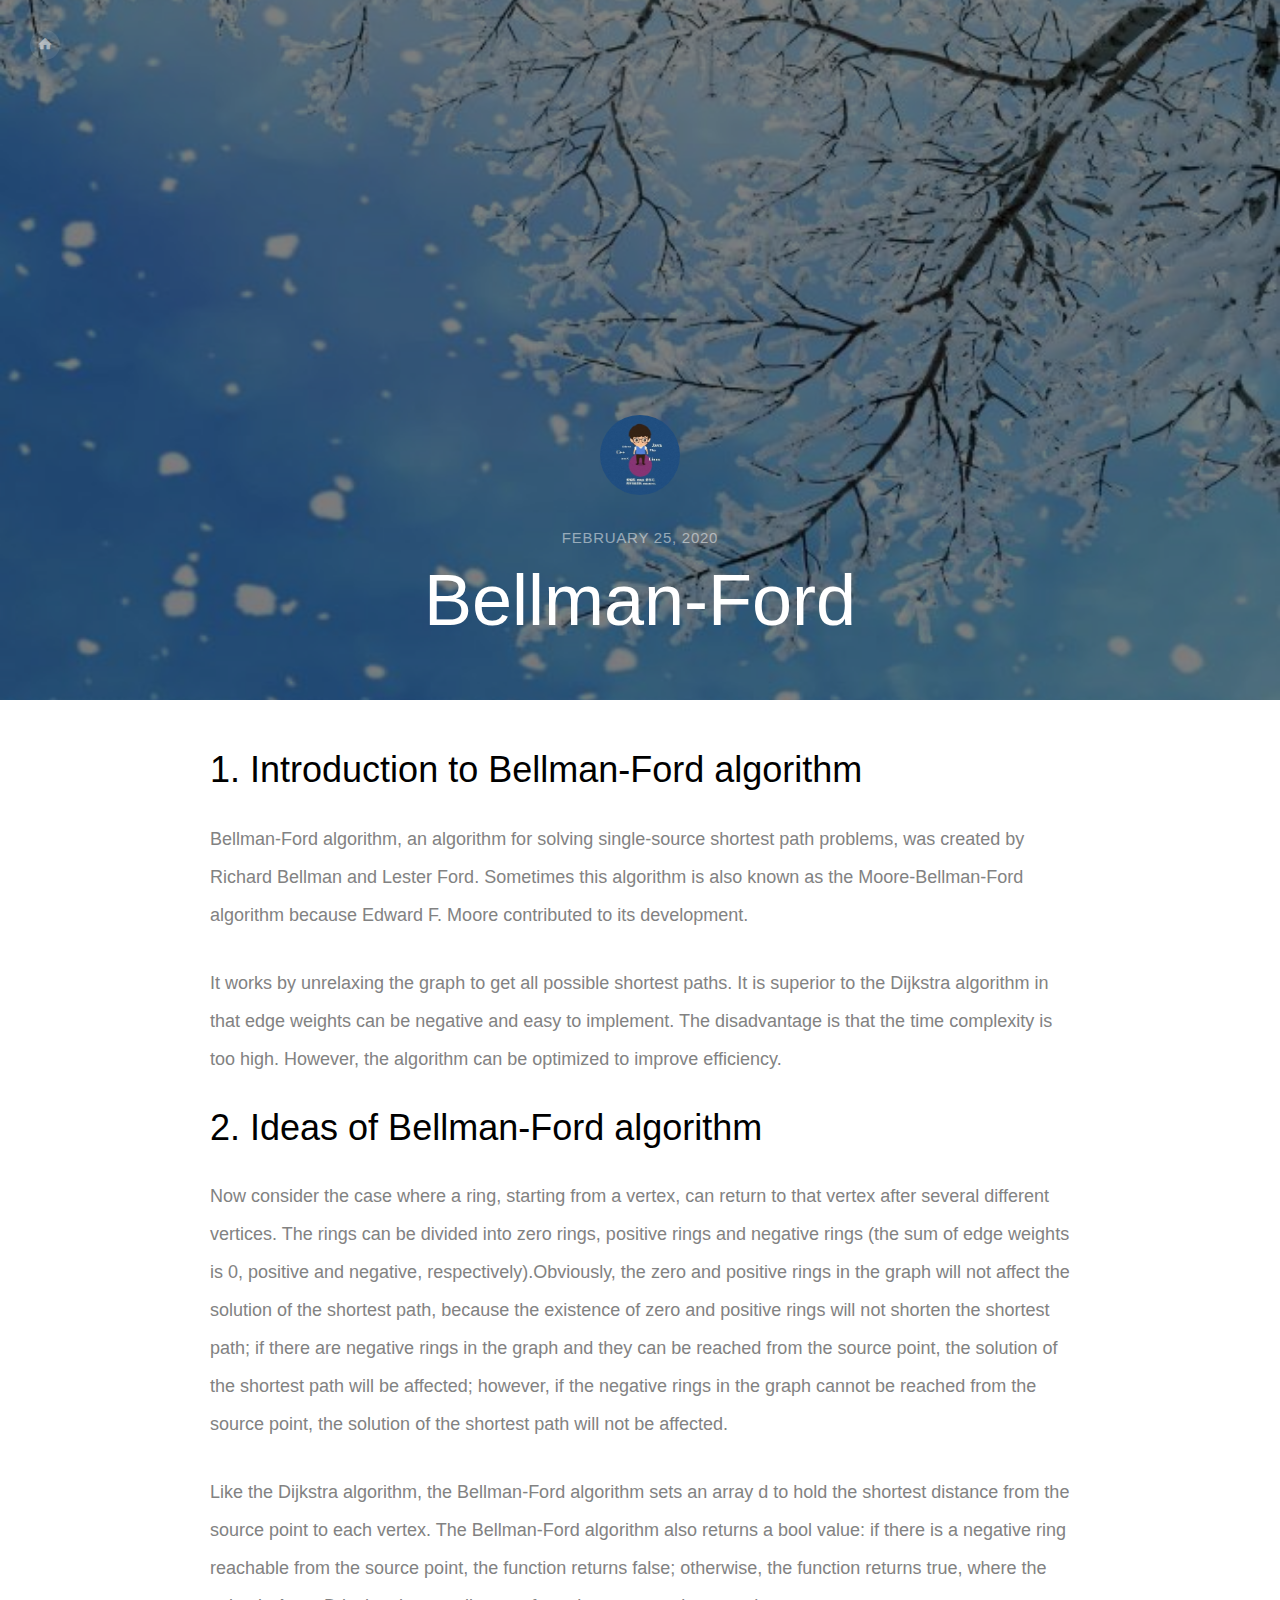
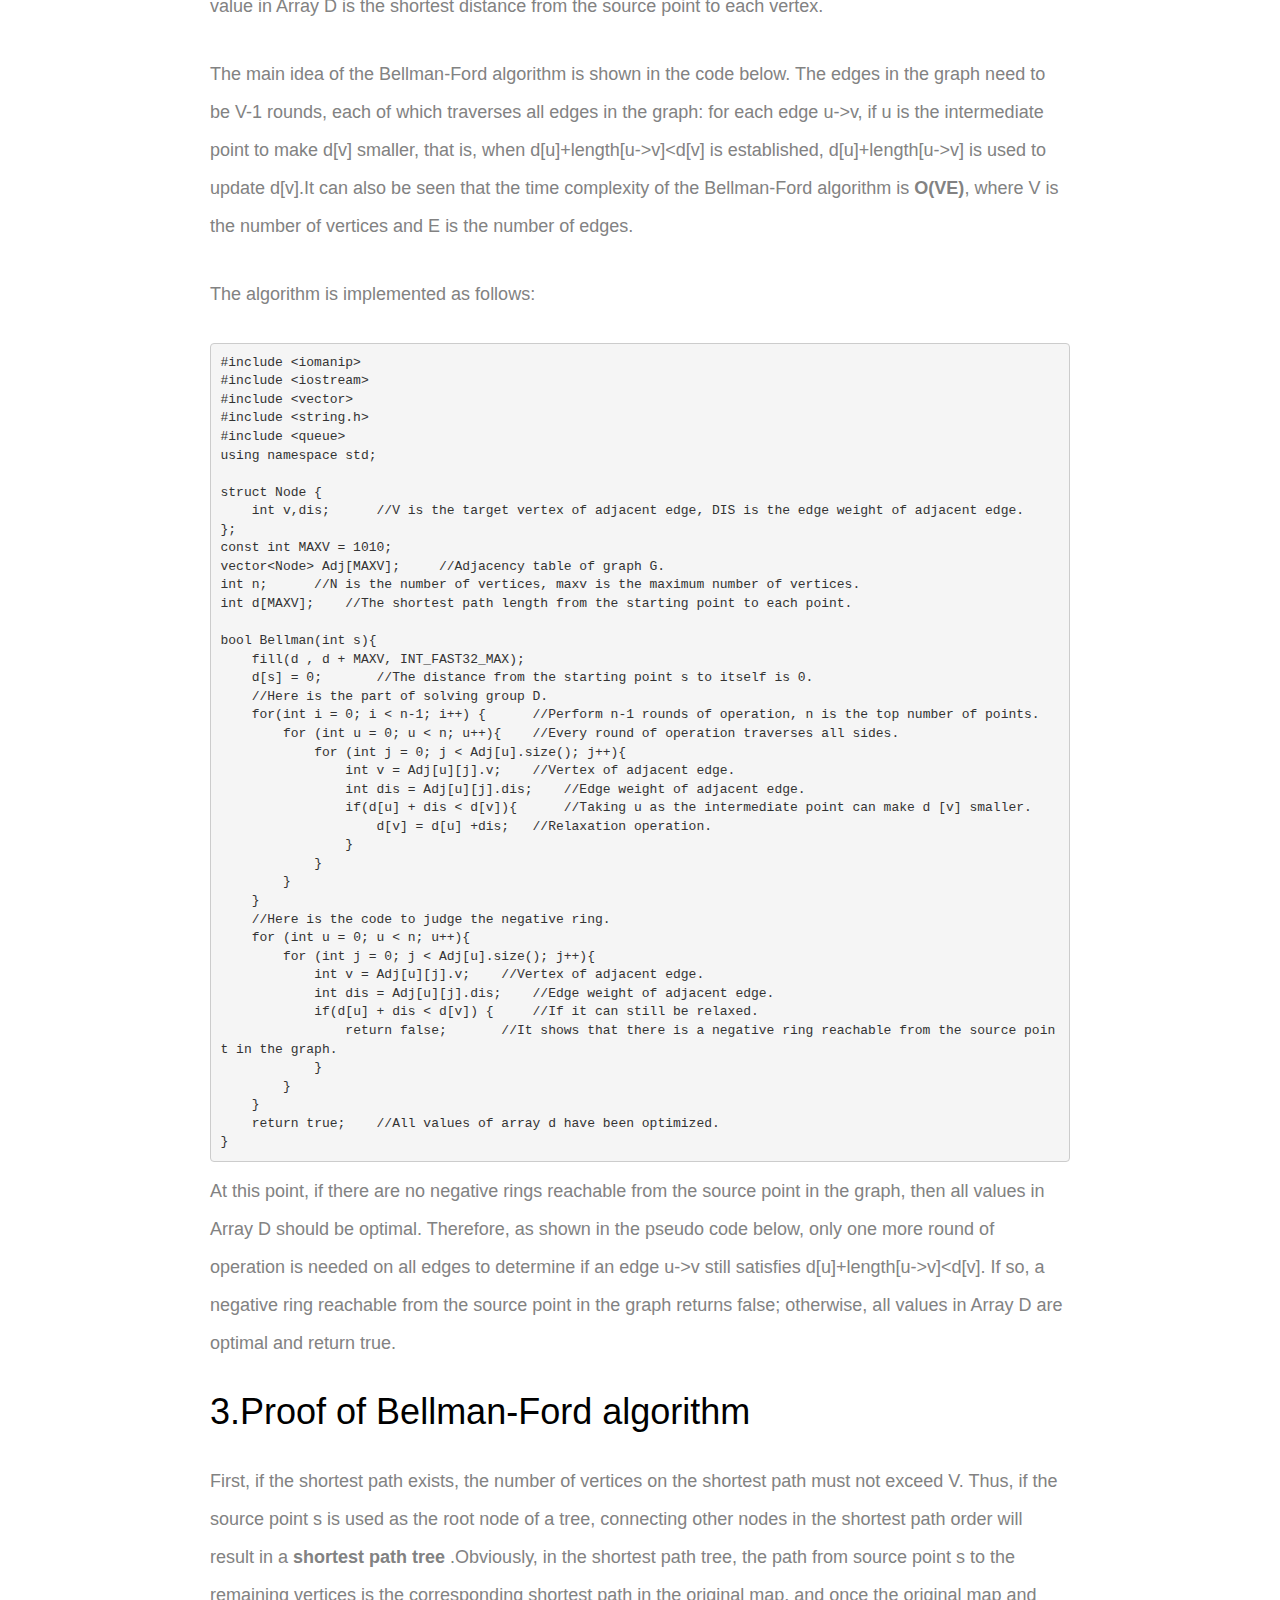
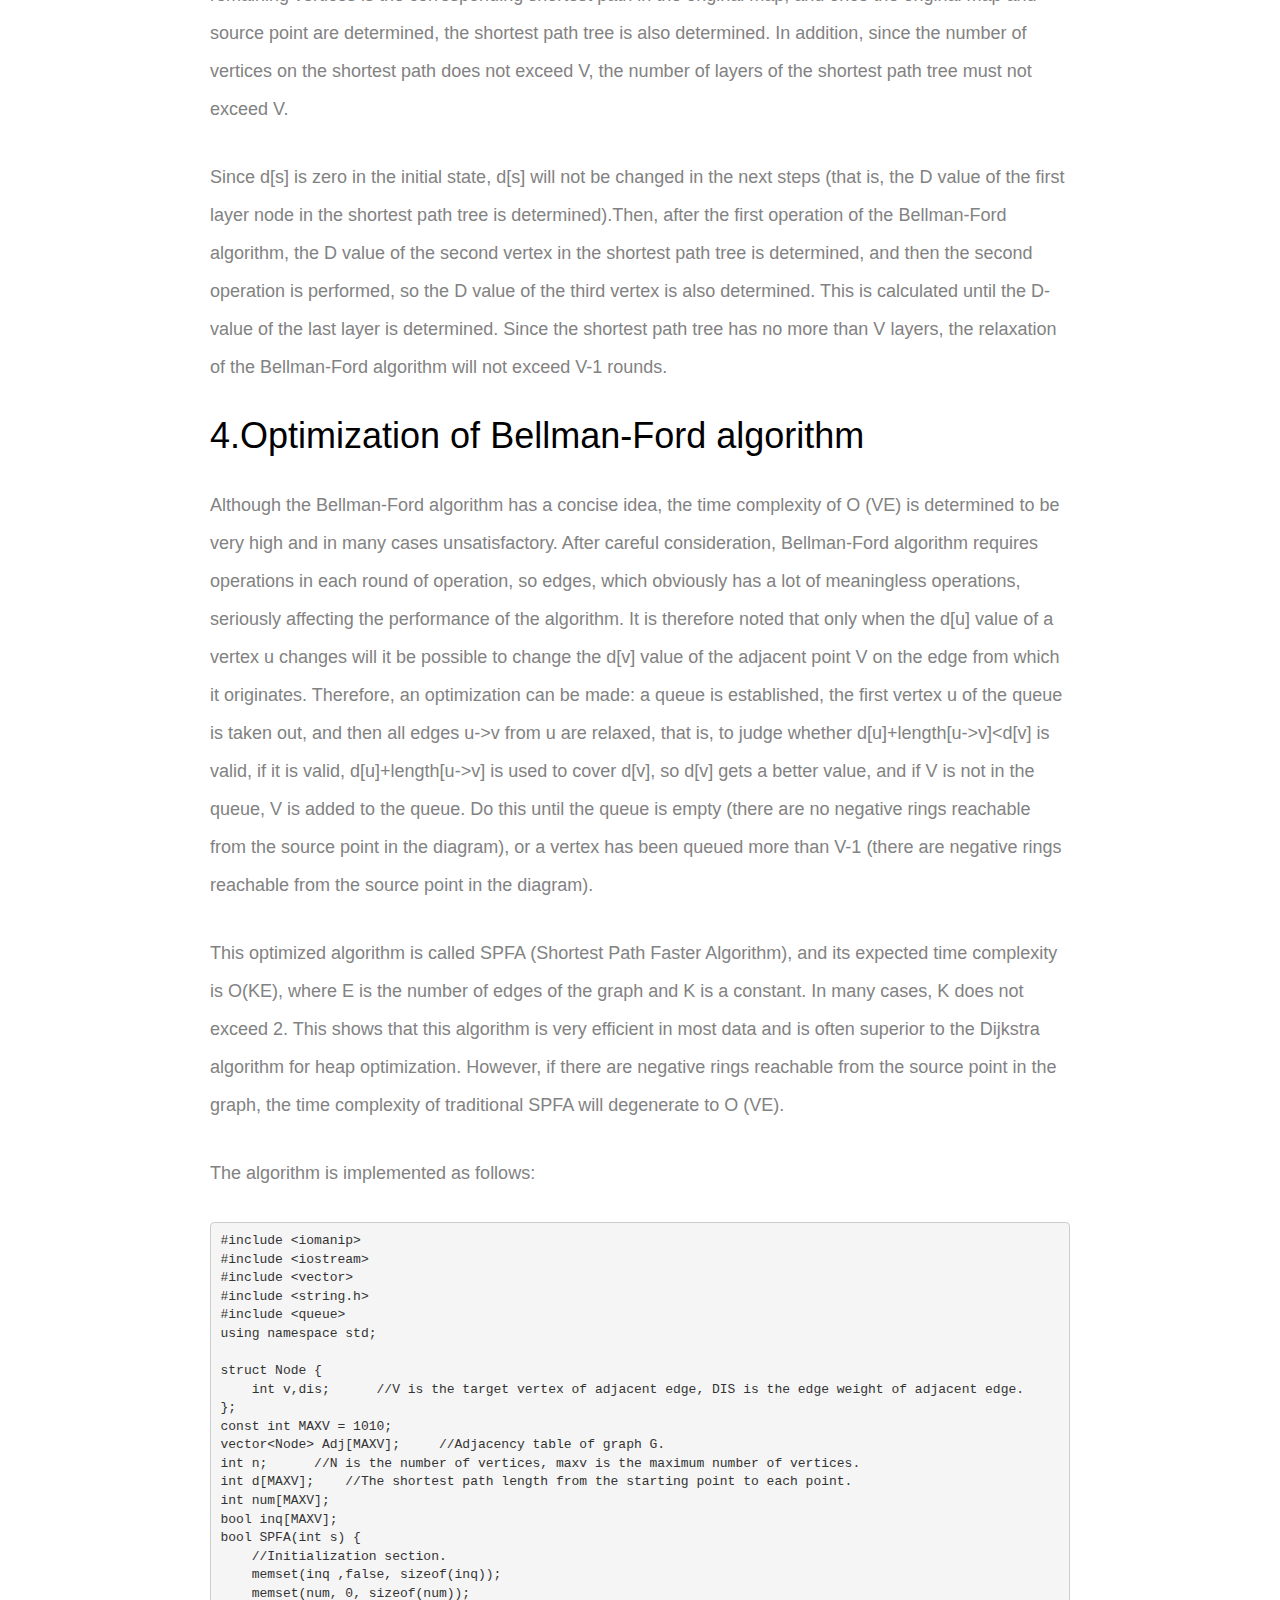
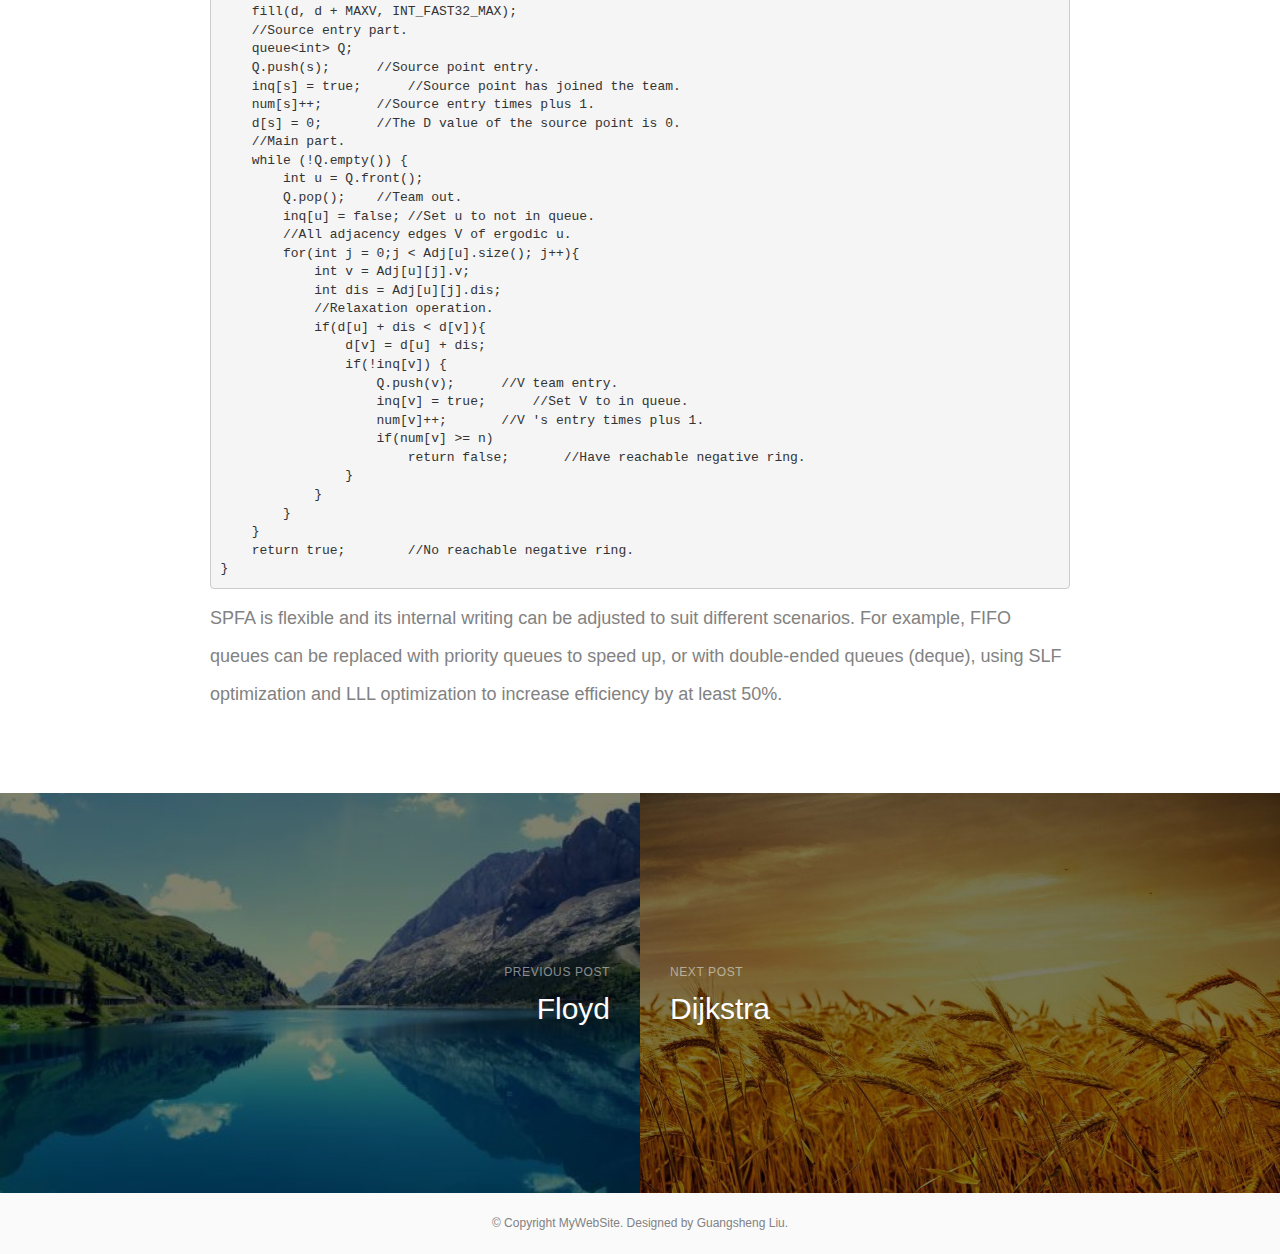
<file: Bellman-Ford.html>
<!DOCTYPE HTML>
<html>
	<head>
		<meta charset="utf-8">
		<meta http-equiv="X-UA-Compatible" content="IE=edge">
		<title>Bellman-Ford</title>
		<meta name="viewport" content="width=device-width, initial-scale=1">
		<meta name="keywords" content="highly balanced binary search tree" />
		<meta name="author" content="Guangsheng Liu" />

		<!-- Animate.css -->
		<link rel="stylesheet" href="css/animate.css">
		<!-- Icomoon Icon Fonts-->
		<link rel="stylesheet" href="css/icomoon.css">
		<!-- Bootstrap  -->
		<link rel="stylesheet" href="css/bootstrap.css">

		<!-- Theme style  -->
		<link rel="stylesheet" href="css/style.css">

		<!-- Modernizr JS -->
		<script src="js/modernizr-2.6.2.min.js"></script>
		<!-- FOR IE9 below -->
		<!--[if lt IE 9]>
	<script src="js/respond.min.js"></script>
	<![endif]-->

	</head>
	<body class="single">

		<div class="fh5co-loader"></div>

		<div id="page">
			<div id="fh5co-aside" style="background-image: url(images/image_2.jpg)" data-stellar-background-ratio="0.5">
				<div class="overlay"></div>
				<nav role="navigation">
					<ul>
						<li><a href="index.html"><i class="icon-home"></i></a></li>
					</ul>
				</nav>
				<div class="page-title">
					<img src="images/person_1.jpg" alt="Free HTML5 by FreeHTMl5.co">
					<span>February 25, 2020</span>
					<h2>Bellman-Ford</h2>
				</div>
			</div>
			<div id="fh5co-main-content">
				<div class="fh5co-post">
					<div class="fh5co-entry padding">
						<h1>1. Introduction to Bellman-Ford algorithm</h1>

						<p>Bellman-Ford algorithm, an algorithm for solving single-source shortest path problems, was created by Richard
							Bellman and Lester Ford. Sometimes this algorithm is also known as the Moore-Bellman-Ford algorithm because
							Edward F. Moore contributed to its development.</p>
						<p>It works by unrelaxing the graph to get all possible shortest paths. It is superior to the Dijkstra algorithm
							in that edge weights can be negative and easy to implement. The disadvantage is that the time complexity is too
							high. However, the algorithm can be optimized to improve efficiency.</p>

						<h1>2. Ideas of Bellman-Ford algorithm</h1>

						<p>Now consider the case where a ring, starting from a vertex, can return to that vertex after several different
							vertices. The rings can be divided into zero rings, positive rings and negative rings (the sum of edge weights
							is 0, positive and negative, respectively).Obviously, the zero and positive rings in the graph will not affect
							the solution of the shortest path, because the existence of zero and positive rings will not shorten the
							shortest path; if there are negative rings in the graph and they can be reached from the source point, the
							solution of the shortest path will be affected; however, if the negative rings in the graph cannot be reached
							from the source point, the solution of the shortest path will not be affected.</p>
						<p>Like the Dijkstra algorithm, the Bellman-Ford algorithm sets an array d to hold the shortest distance from the
							source point to each vertex. The Bellman-Ford algorithm also returns a bool value: if there is a negative ring
							reachable from the source point, the function returns false; otherwise, the function returns true, where the
							value in Array D is the shortest distance from the source point to each vertex.</p>
						<p>The main idea of the Bellman-Ford algorithm is shown in the code below. The edges in the graph need to be V-1
							rounds, each of which traverses all edges in the graph: for each edge u-&gt;v, if u is the intermediate point to
							make d[v] smaller, that is, when d[u]+length[u-&gt;v]&lt;d[v] is established, d[u]+length[u-&gt;v] is used to
							update d[v].It can also be seen that the time complexity of the Bellman-Ford algorithm is <strong>O(VE)</strong>,
							where V is the number of vertices and E is the number of edges.</p>
						<p>The algorithm is implemented as follows:</p>
							<pre><code>#include &lt;iomanip&gt;
#include &lt;iostream&gt;
#include &lt;vector&gt;
#include &lt;string.h&gt;
#include &lt;queue&gt;
using namespace std;

struct Node {
    int v,dis;      //V is the target vertex of adjacent edge, DIS is the edge weight of adjacent edge.
};
const int MAXV = 1010;
vector&lt;Node&gt; Adj[MAXV];     //Adjacency table of graph G.
int n;      //N is the number of vertices, maxv is the maximum number of vertices.
int d[MAXV];    //The shortest path length from the starting point to each point.

bool Bellman(int s){
    fill(d , d + MAXV, INT_FAST32_MAX);
    d[s] = 0;       //The distance from the starting point s to itself is 0.
    //Here is the part of solving group D.
    for(int i = 0; i &lt; n-1; i++) {      //Perform n-1 rounds of operation, n is the top number of points.
        for (int u = 0; u &lt; n; u++){    //Every round of operation traverses all sides.
            for (int j = 0; j &lt; Adj[u].size(); j++){
                int v = Adj[u][j].v;    //Vertex of adjacent edge.
                int dis = Adj[u][j].dis;    //Edge weight of adjacent edge.
                if(d[u] + dis &lt; d[v]){      //Taking u as the intermediate point can make d [v] smaller.
                    d[v] = d[u] +dis;   //Relaxation operation.
                }
            }           
        }      
    }
    //Here is the code to judge the negative ring.
    for (int u = 0; u &lt; n; u++){
        for (int j = 0; j &lt; Adj[u].size(); j++){
            int v = Adj[u][j].v;    //Vertex of adjacent edge.
            int dis = Adj[u][j].dis;    //Edge weight of adjacent edge.
            if(d[u] + dis &lt; d[v]) {     //If it can still be relaxed.
                return false;       //It shows that there is a negative ring reachable from the source point in the graph.
            }
        }
    }
    return true;    //All values of array d have been optimized.
}</code></pre>
						<p>At this point, if there are no negative rings reachable from the source point in the graph, then all values in
							Array D should be optimal. Therefore, as shown in the pseudo code below, only one more round of operation is
							needed on all edges to determine if an edge u-&gt;v still satisfies d[u]+length[u-&gt;v]&lt;d[v]. If so, a
							negative ring reachable from the source point in the graph returns false; otherwise, all values in Array D are
							optimal and return true.</p>

						<h1>3.Proof of Bellman-Ford algorithm</h1>

						<p>First, if the shortest path exists, the number of vertices on the shortest path must not exceed V. Thus, if
							the source point s is used as the root node of a tree, connecting other nodes in the shortest path order will
							result in a <strong>shortest path tree </strong>.Obviously, in the shortest path tree, the path from source
							point s to the remaining vertices is the corresponding shortest path in the original map, and once the original
							map and source point are determined, the shortest path tree is also determined. In addition, since the number of
							vertices on the shortest path does not exceed V, the number of layers of the shortest path tree must not exceed
							V.</p>
						<p>Since d[s] is zero in the initial state, d[s] will not be changed in the next steps (that is, the D value of
							the first layer node in the shortest path tree is determined).Then, after the first operation of the
							Bellman-Ford algorithm, the D value of the second vertex in the shortest path tree is determined, and then the second
							operation is performed, so the D value of the third vertex is also determined. This is calculated until the
							D-value of the last layer is determined. Since the shortest path tree has no more than V layers, the relaxation
							of the Bellman-Ford algorithm will not exceed V-1 rounds.</p>

						<h1>4.Optimization of Bellman-Ford algorithm</h1>

						<p>Although the Bellman-Ford algorithm has a concise idea, the time complexity of O (VE) is determined to be very
							high and in many cases unsatisfactory. After careful consideration, Bellman-Ford algorithm requires operations
							in each round of operation, so edges, which obviously has a lot of meaningless operations, seriously affecting
							the performance of the algorithm. It is therefore noted that only when the d[u] value of a vertex u changes will
							it be possible to change the d[v] value of the adjacent point V on the edge from which it originates. Therefore,
							an optimization can be made: a queue is established, the first vertex u of the queue is taken out, and then all
							edges u-&gt;v from u are relaxed, that is, to judge whether d[u]+length[u-&gt;v]&lt;d[v] is valid, if it is
							valid, d[u]+length[u-&gt;v] is used to cover d[v], so d[v] gets a better value, and if V is not in the queue, V
							is added to the queue. Do this until the queue is empty (there are no negative rings reachable from the source
							point in the diagram), or a vertex has been queued more than V-1 (there are negative rings reachable from the
							source point in the diagram).</p>
						<p>This optimized algorithm is called SPFA (Shortest Path Faster Algorithm), and its expected time complexity is
							O(KE), where E is the number of edges of the graph and K is a constant. In many cases, K does not exceed 2. This
							shows that this algorithm is very efficient in most data and is often superior to the Dijkstra algorithm for
							heap optimization. However, if there are negative rings reachable from the source point in the graph, the time
							complexity of traditional SPFA will degenerate to O (VE).</p>
						<p>The algorithm is implemented as follows:</p>
							<pre><code>#include &lt;iomanip&gt;
#include &lt;iostream&gt;
#include &lt;vector&gt;
#include &lt;string.h&gt;
#include &lt;queue&gt;
using namespace std;

struct Node {
    int v,dis;      //V is the target vertex of adjacent edge, DIS is the edge weight of adjacent edge.
};
const int MAXV = 1010;
vector&lt;Node&gt; Adj[MAXV];     //Adjacency table of graph G.
int n;      //N is the number of vertices, maxv is the maximum number of vertices.
int d[MAXV];    //The shortest path length from the starting point to each point.
int num[MAXV];
bool inq[MAXV];
bool SPFA(int s) {
    //Initialization section.
    memset(inq ,false, sizeof(inq));
    memset(num, 0, sizeof(num));
    fill(d, d + MAXV, INT_FAST32_MAX);
    //Source entry part.
    queue&lt;int&gt; Q;
    Q.push(s);      //Source point entry.
    inq[s] = true;      //Source point has joined the team.
    num[s]++;       //Source entry times plus 1.
    d[s] = 0;       //The D value of the source point is 0.
    //Main part.
    while (!Q.empty()) {
        int u = Q.front();
        Q.pop();    //Team out.
        inq[u] = false; //Set u to not in queue.
        //All adjacency edges V of ergodic u.
        for(int j = 0;j &lt; Adj[u].size(); j++){
            int v = Adj[u][j].v;
            int dis = Adj[u][j].dis;
            //Relaxation operation.
            if(d[u] + dis &lt; d[v]){
                d[v] = d[u] + dis;
                if(!inq[v]) {
                    Q.push(v);      //V team entry.
                    inq[v] = true;      //Set V to in queue.
                    num[v]++;       //V 's entry times plus 1.
                    if(num[v] >= n)
                        return false;       //Have reachable negative ring.
                }
            }
        }
    }
    return true;        //No reachable negative ring.
}</code></pre>
						<p>SPFA is flexible and its internal writing can be adjusted to suit different scenarios. For example, FIFO
							queues can be replaced with priority queues to speed up, or with double-ended queues (deque), using SLF
							optimization and LLL optimization to increase efficiency by at least 50%.</p>
					</div>
				</div>
			</div>
		</div>

		<div class="fh5co-navigation">
			<div class="fh5co-cover prev fh5co-cover-sm" style="background-image: url(images/project_2.jpg)">
				<div class="overlay"></div>

				<a class="copy" href="Floyd.html">
					<div class="display-t">
						<div class="display-tc">
							<div>
								<span>Previous Post</span>
								<h2>Floyd</h2>
							</div>
						</div>
					</div>
				</a>

			</div>
			<div class="fh5co-cover next fh5co-cover-sm" style="background-image: url(images/project_3.jpg)">
				<div class="overlay"></div>
				<a class="copy" href="Dijkstra.html">
					<div class="display-t">
						<div class="display-tc">
							<div>
								<span>Next Post</span>
								<h2>Dijkstra</h2>
							</div>
						</div>
					</div>
				</a>

			</div>
		</div>

		<footer>
			<div>
				&copy; Copyright MyWebSite. Designed by Guangsheng Liu.
			</div>
		</footer>

		<div class="gototop js-top">
			<a href="#" class="js-gotop"><i class="icon-arrow-up"></i></a>
		</div>

		<!-- jQuery -->
		<script src="js/jquery.min.js"></script>
		<!-- jQuery Easing -->
		<script src="js/jquery.easing.1.3.js"></script>
		<!-- Bootstrap -->
		<script src="js/bootstrap.min.js"></script>
		<!-- Waypoints -->
		<script src="js/jquery.waypoints.min.js"></script>
		<!-- Stellar Parallax -->
		<script src="js/jquery.stellar.min.js"></script>
		<!-- Main -->
		<script src="js/main.js"></script>

	</body>
</html>
</file>
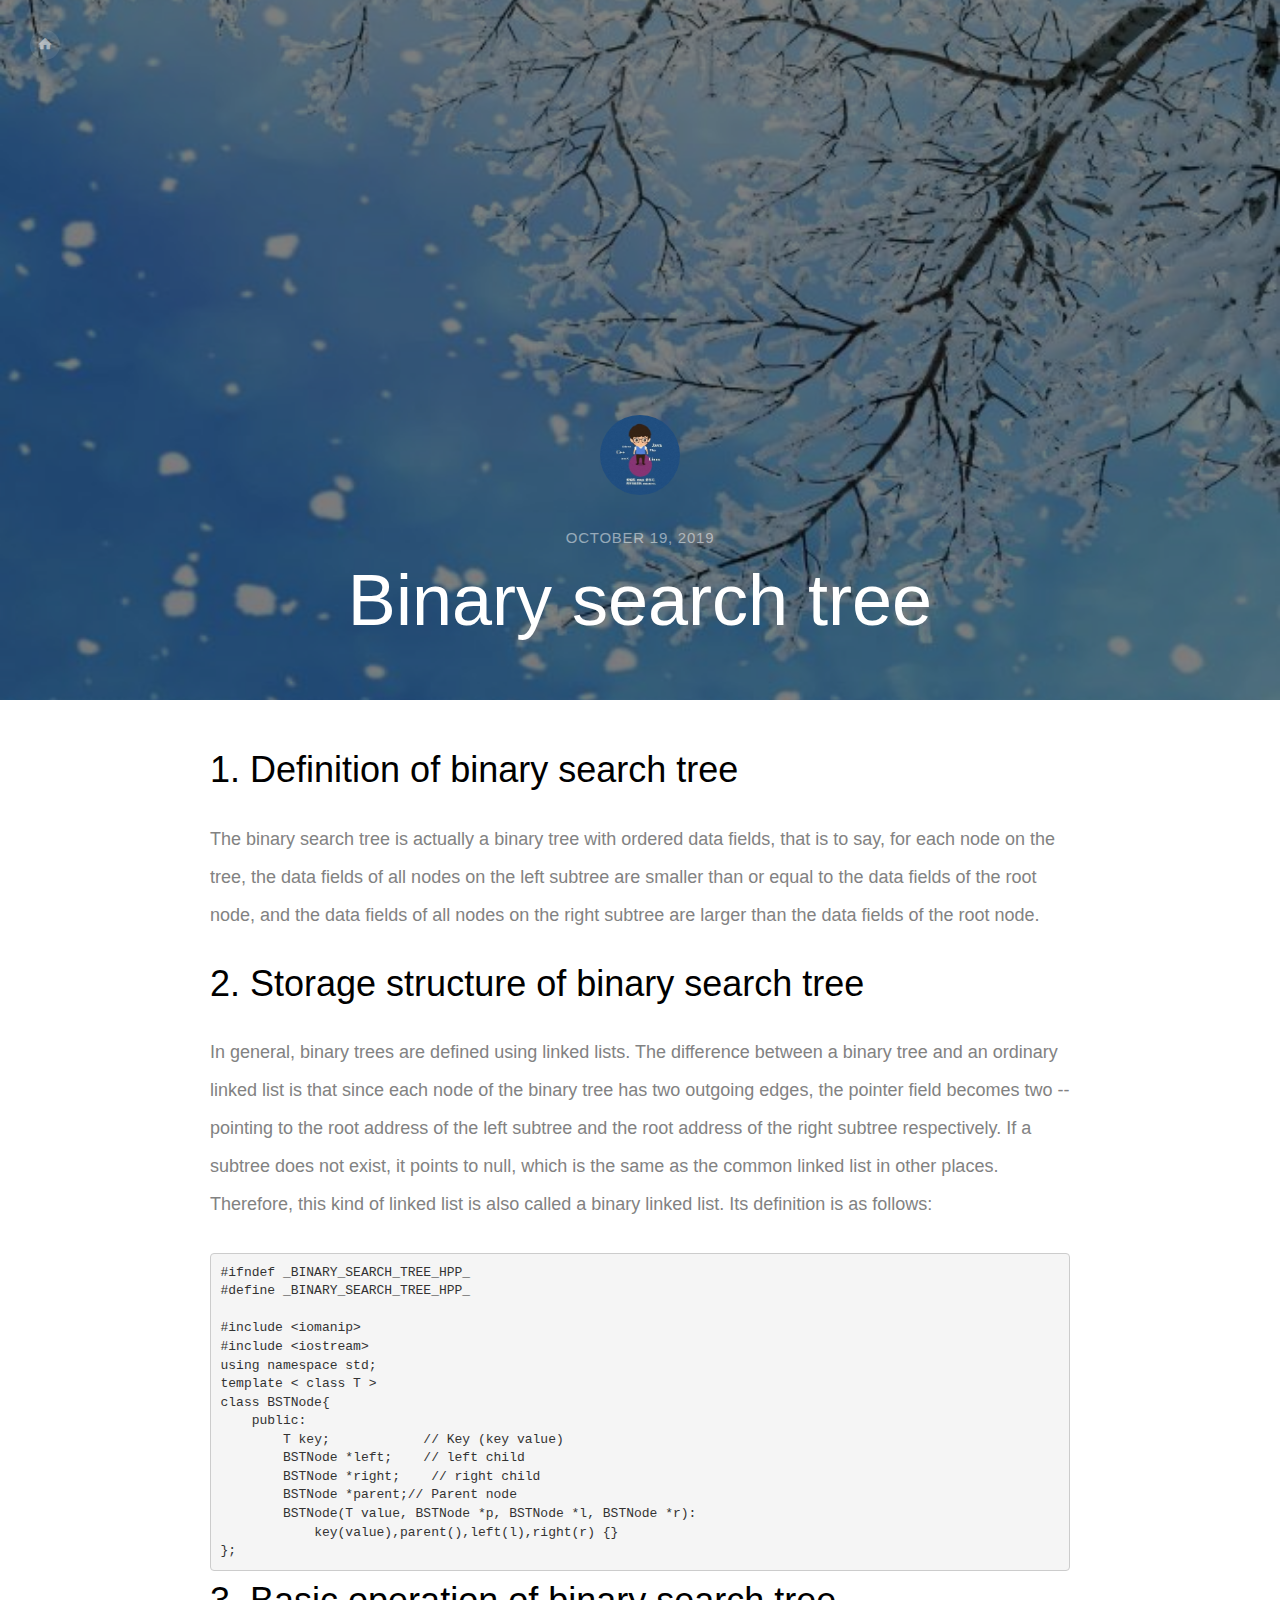
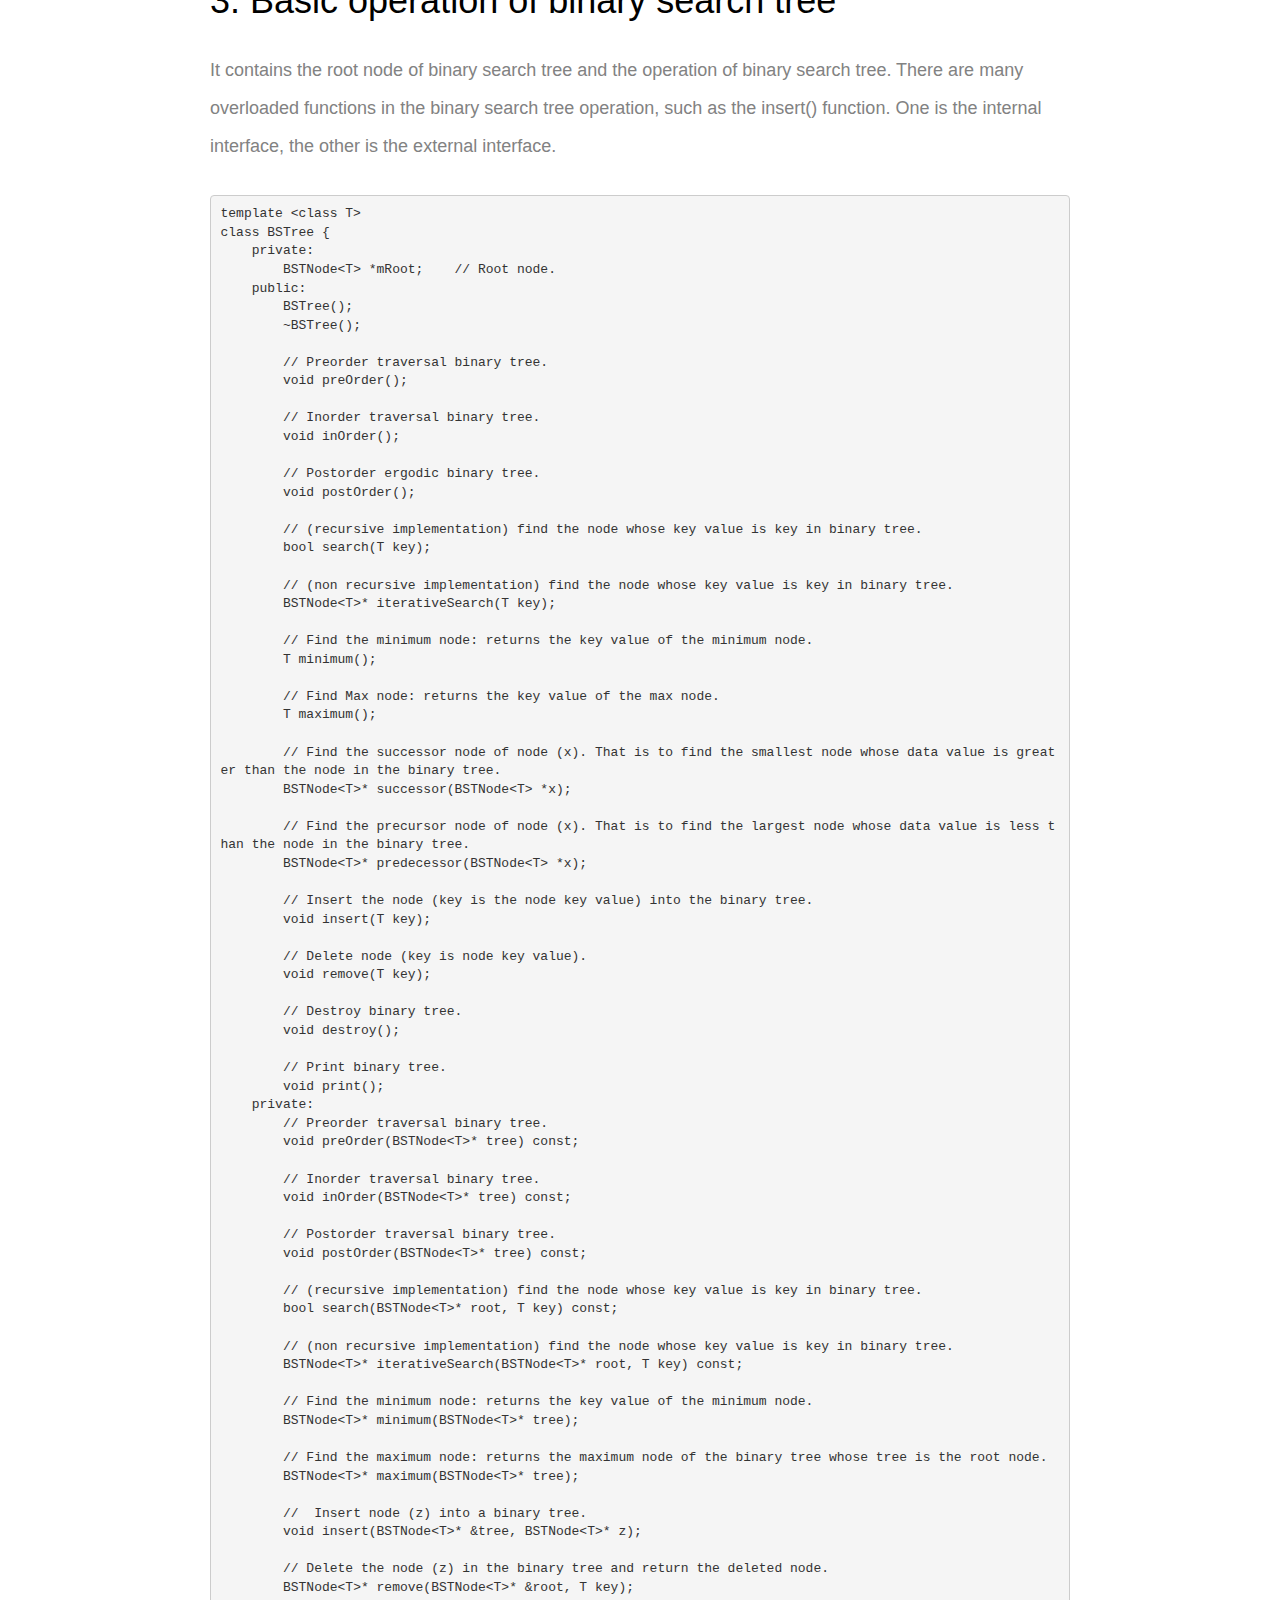
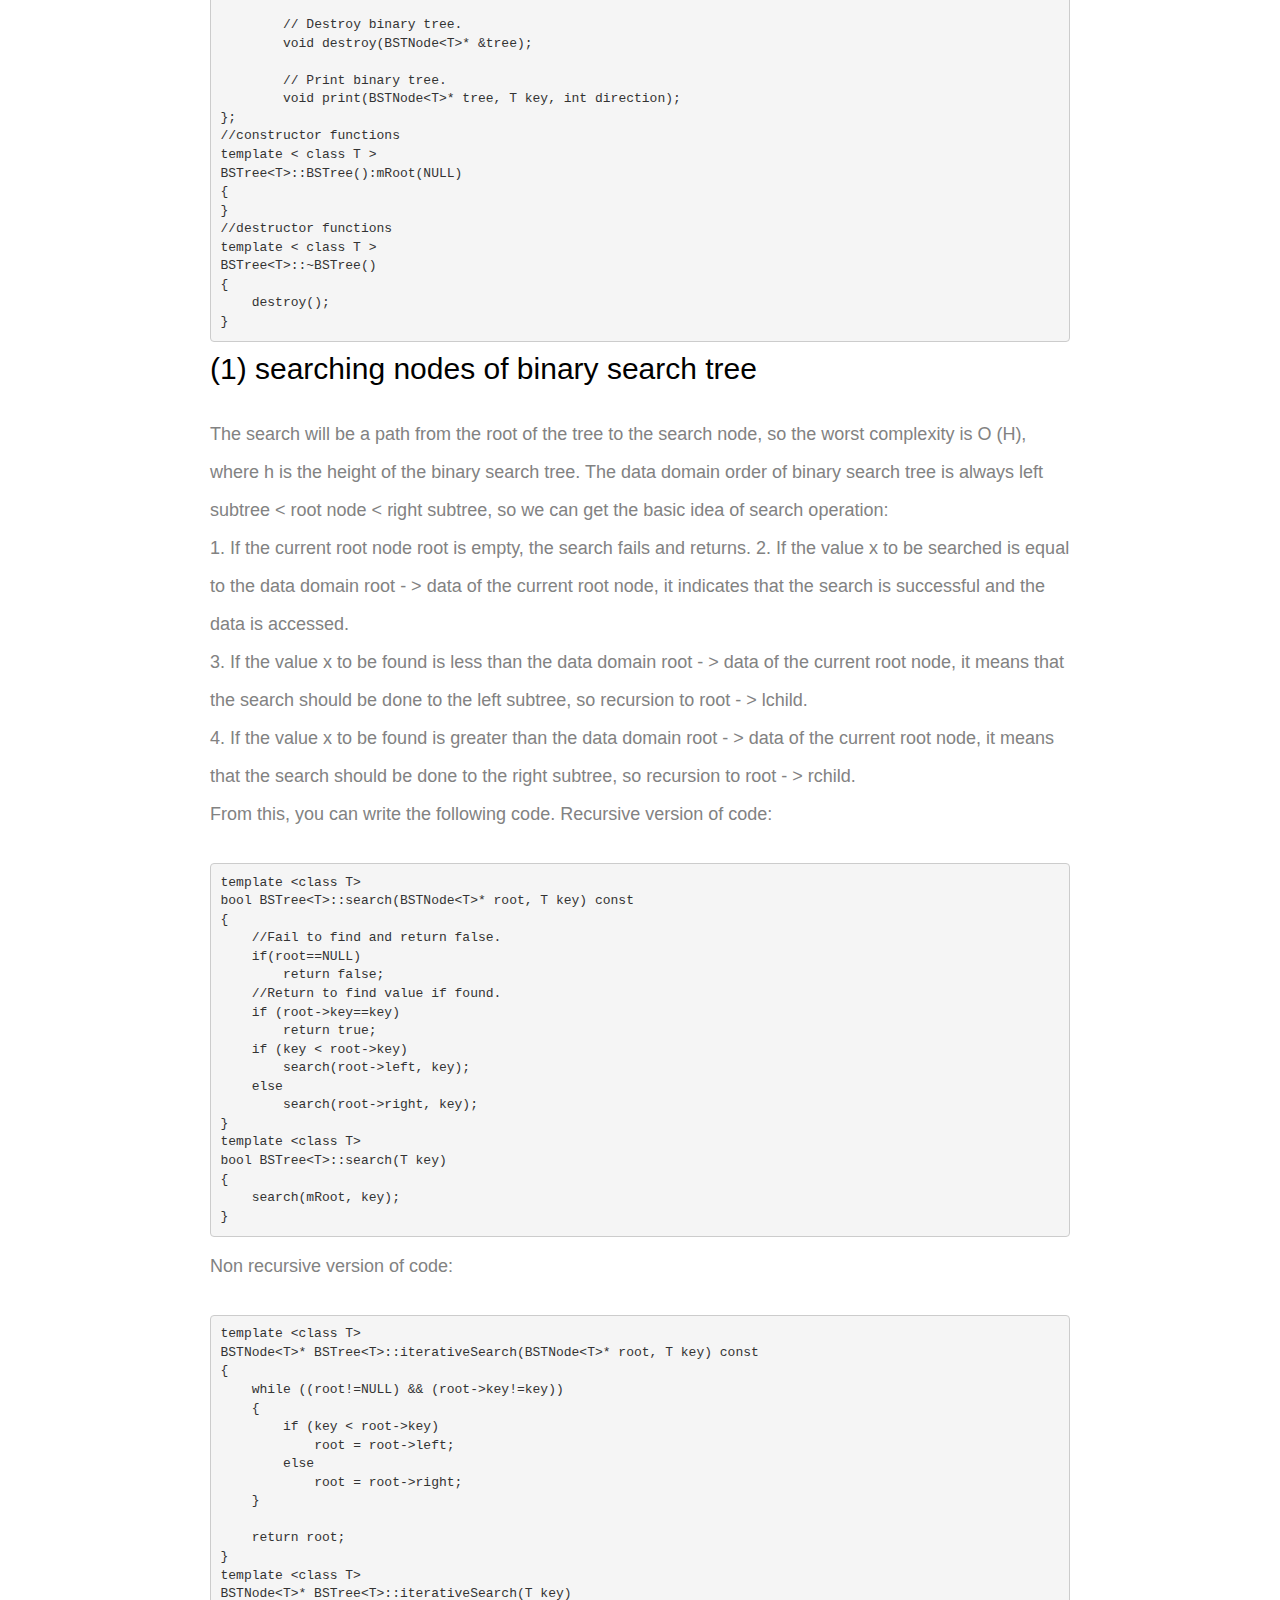
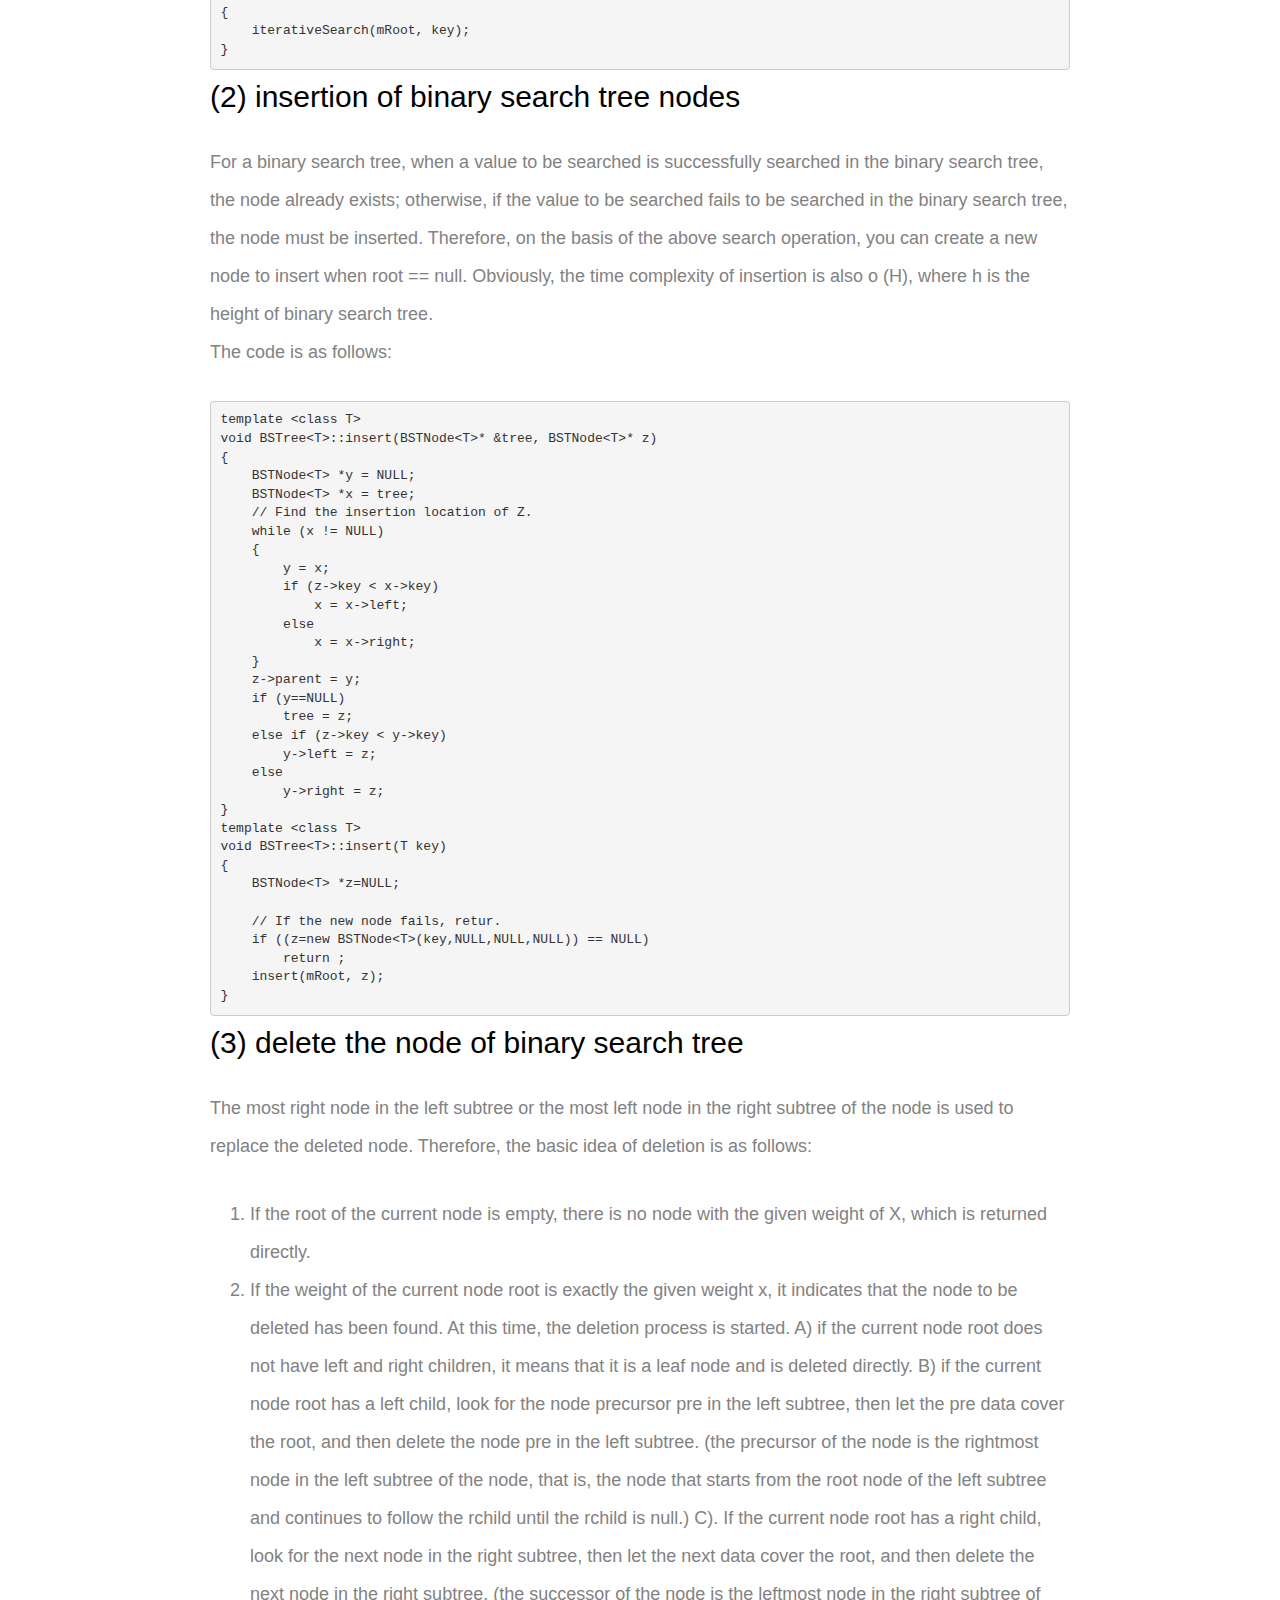
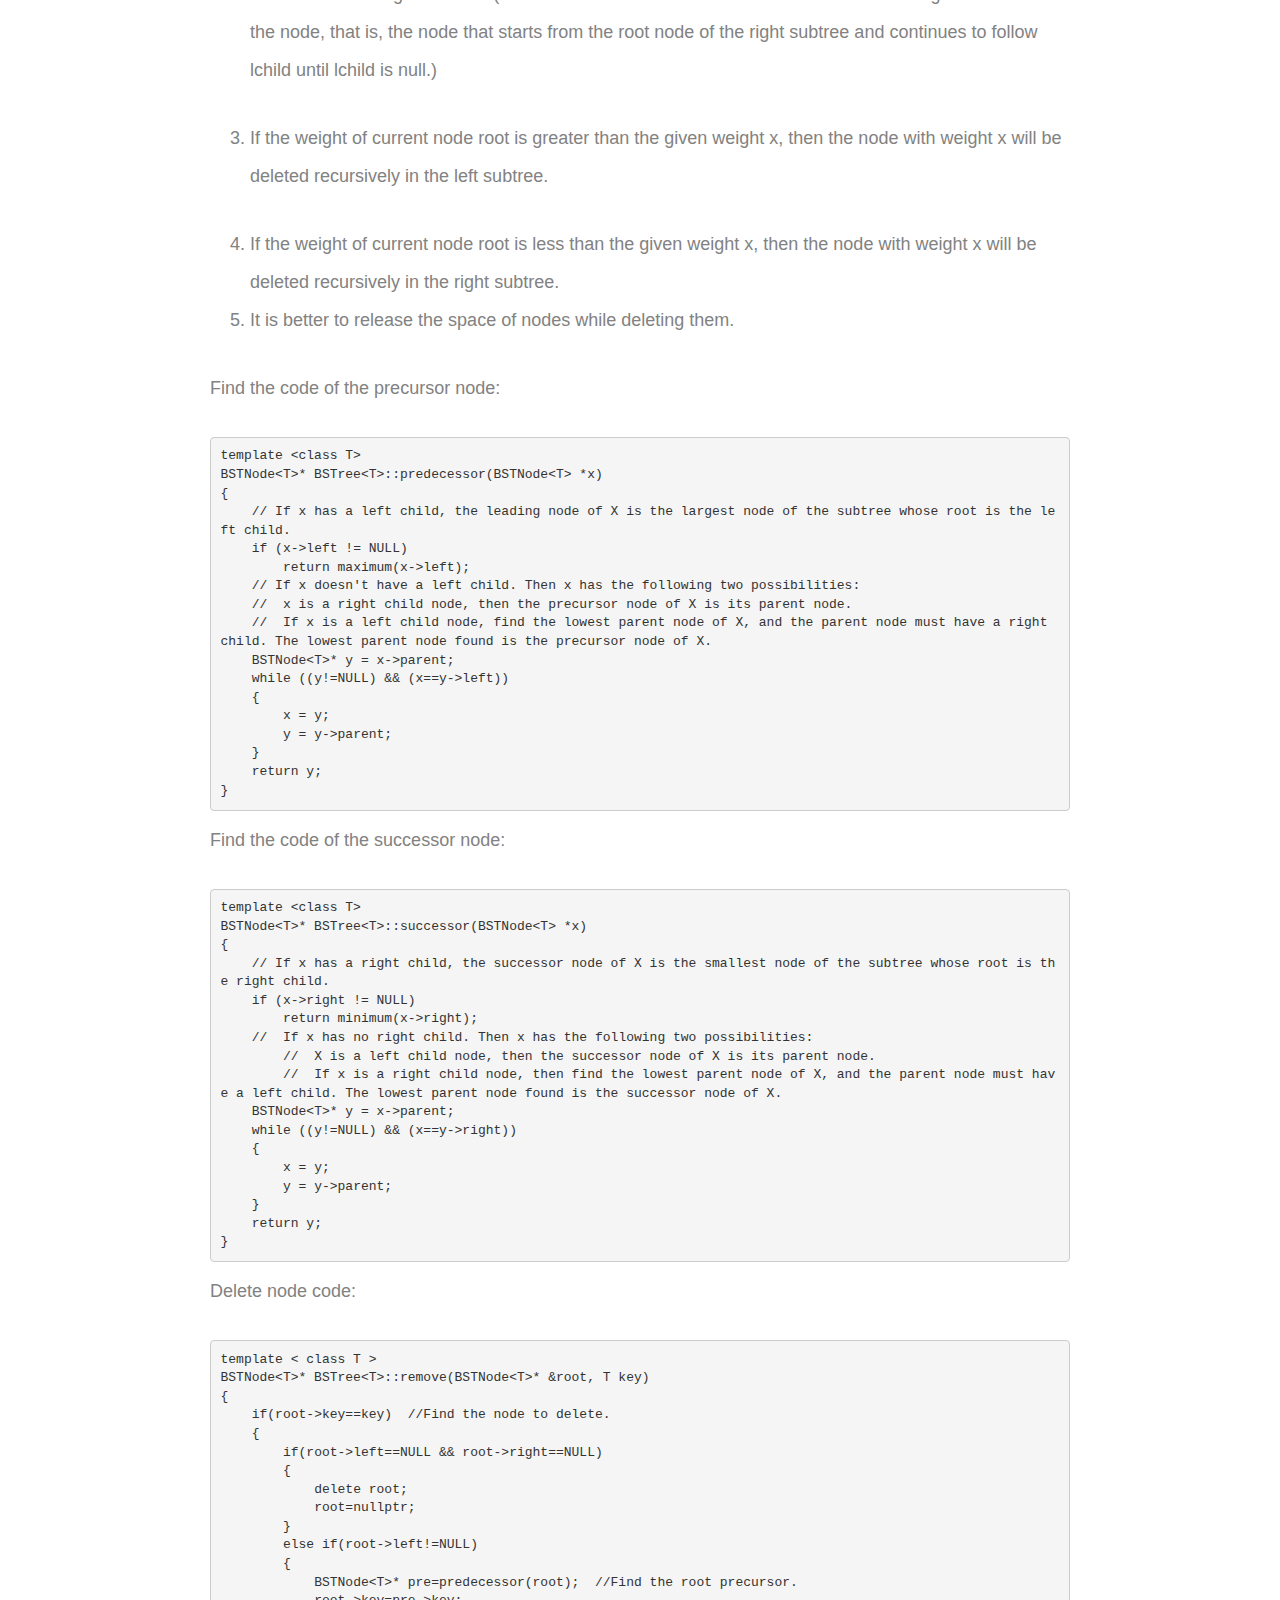
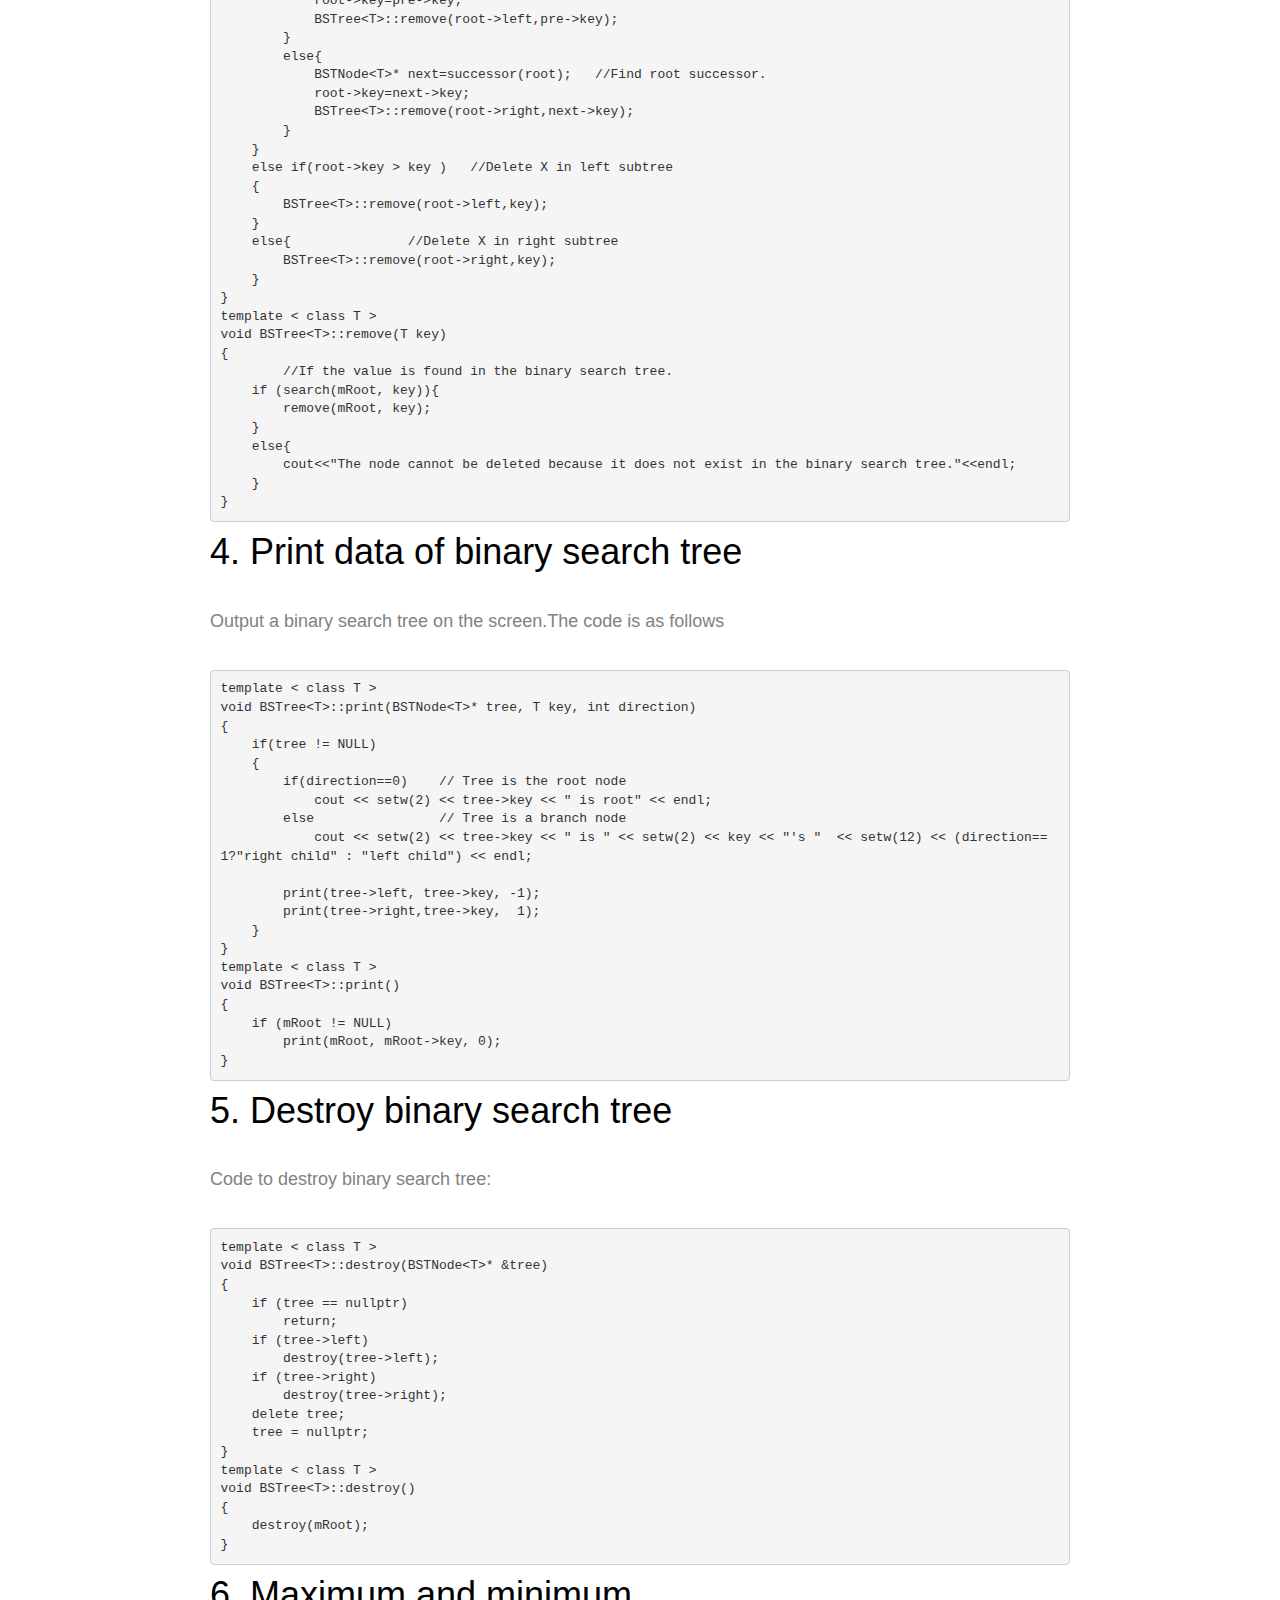
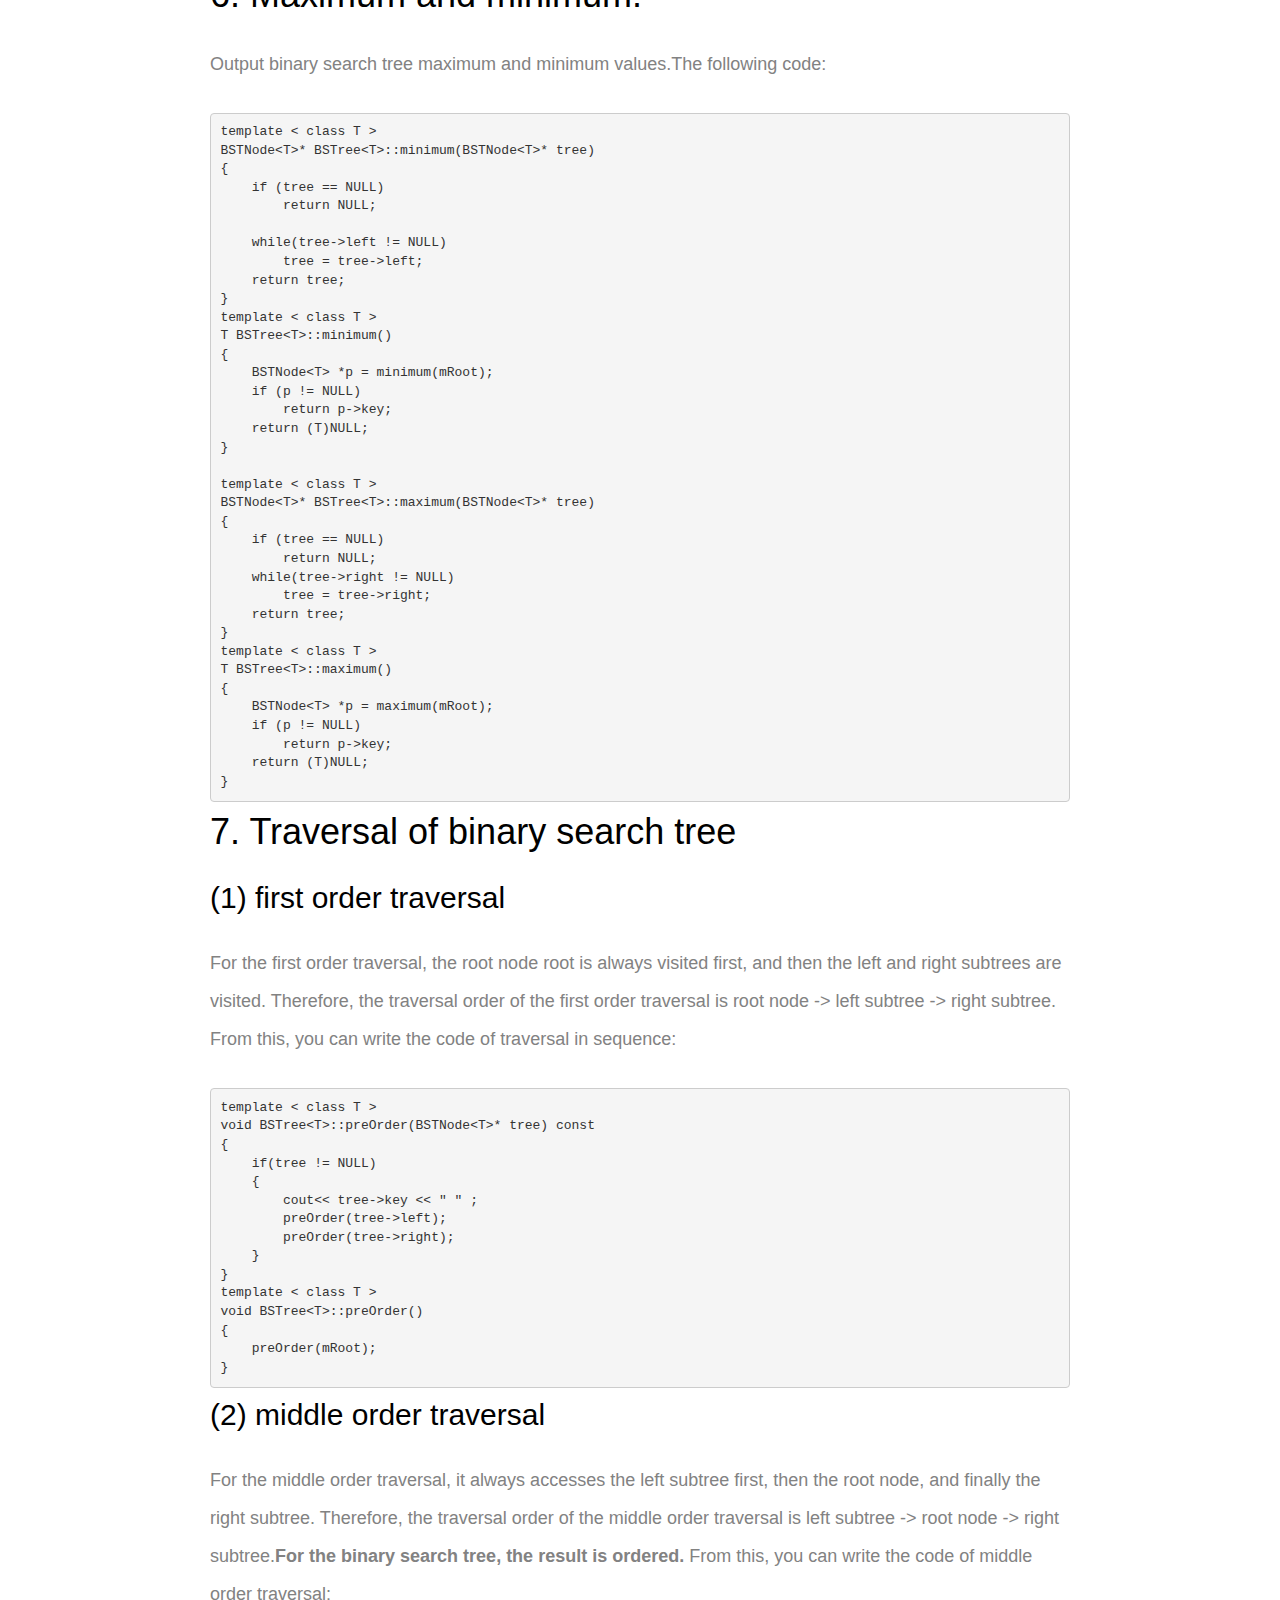
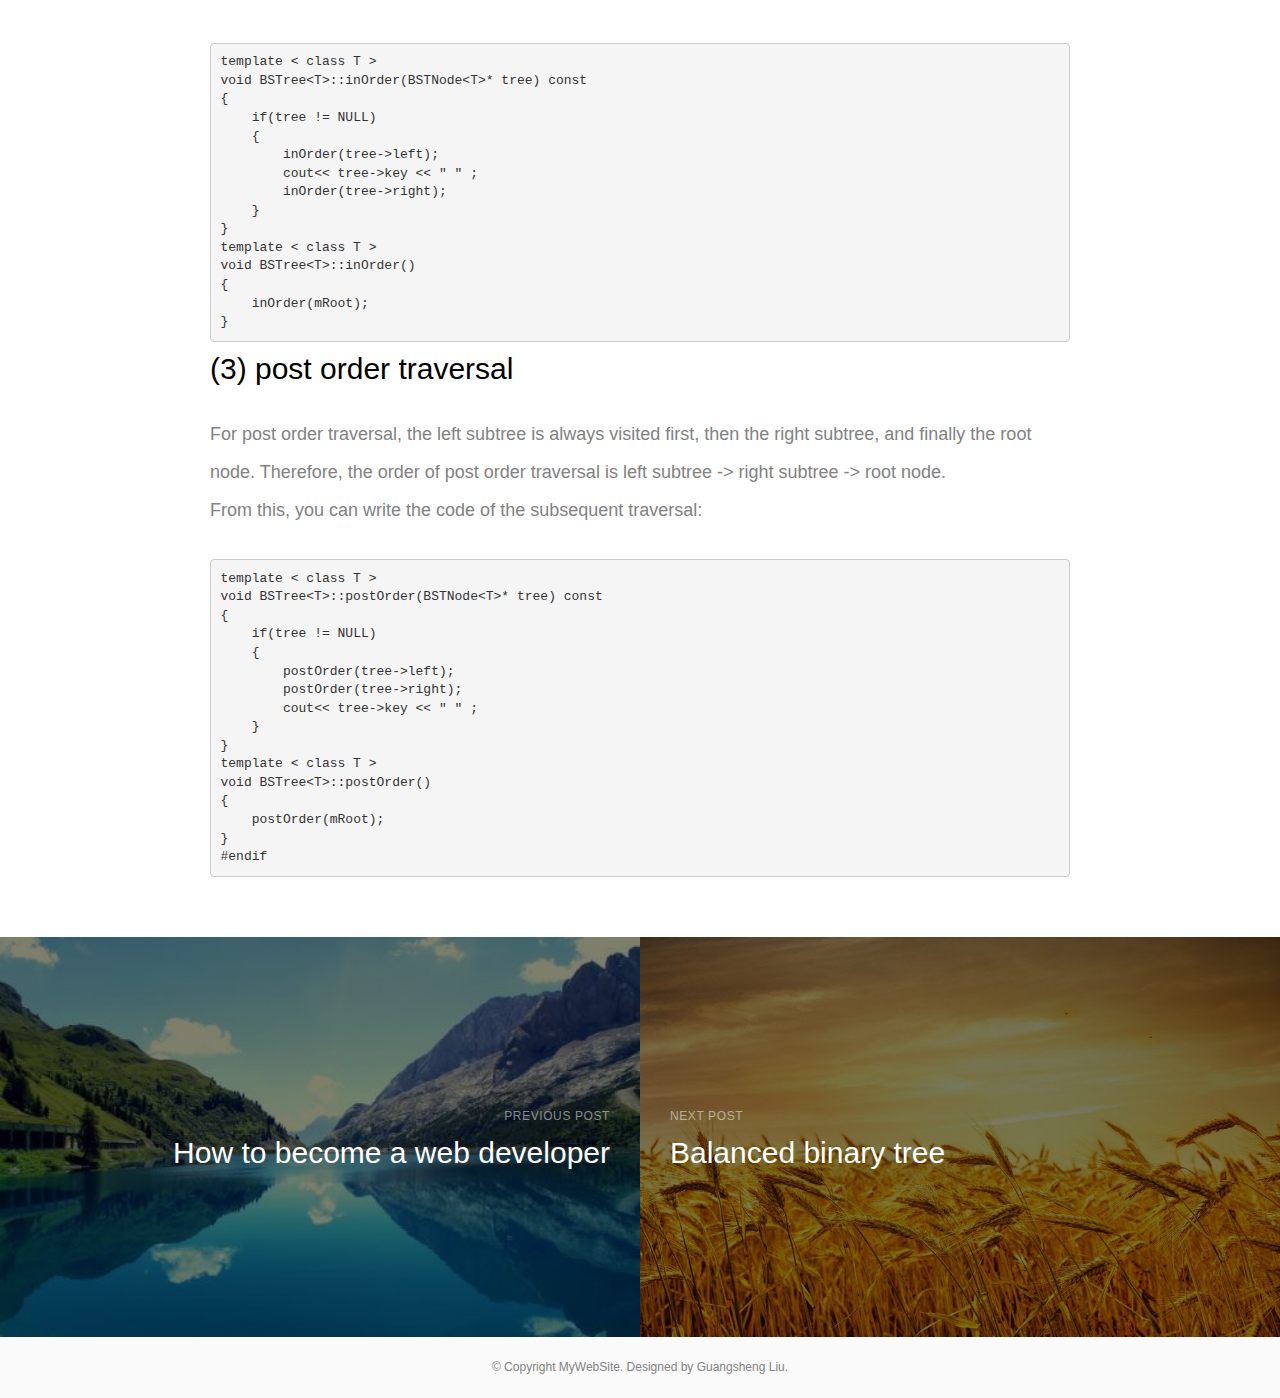
<file: Binary search tree.html>
<!DOCTYPE HTML>
<html>
	<head>
		<meta charset="utf-8">
		<meta http-equiv="X-UA-Compatible" content="IE=edge">
		<title>Binary search tree</title>
		<meta name="viewport" content="width=device-width, initial-scale=1">
		<meta name="keywords" content="Binary tree" />
		<meta name="author" content="Guangsheng Liu" />

		<!-- Animate.css -->
		<link rel="stylesheet" href="css/animate.css">
		<!-- Icomoon Icon Fonts-->
		<link rel="stylesheet" href="css/icomoon.css">
		<!-- Bootstrap  -->
		<link rel="stylesheet" href="css/bootstrap.css">

		<!-- Theme style  -->
		<link rel="stylesheet" href="css/style.css">

		<!-- Modernizr JS -->
		<script src="js/modernizr-2.6.2.min.js"></script>
		<!-- FOR IE9 below -->
		<!--[if lt IE 9]>
	<script src="js/respond.min.js"></script>
	<![endif]-->

	</head>
	<body class="single">

		<div class="fh5co-loader"></div>

		<div id="page">
			<div id="fh5co-aside" style="background-image: url(images/image_2.jpg)" data-stellar-background-ratio="0.5">
				<div class="overlay"></div>
				<nav role="navigation">
					<ul>
						<li><a href="blogindex.html"><i class="icon-home"></i></a></li>
					</ul>
				</nav>
				<div class="page-title">
					<img src="images/person_1.jpg" alt="Free HTML5 by FreeHTMl5.co">
					<span>October 19, 2019</span>
					<h2>Binary search tree</h2>
				</div>
			</div>
			<div id="fh5co-main-content">
				<div class="fh5co-post">
					<div class="fh5co-entry padding">
						<h1>1. Definition of binary search tree</h1>
						<p>The binary search tree is actually a binary tree with ordered data fields, that is to say, for each node on the tree, the data fields of all nodes on the left subtree are smaller than or equal to the data fields of the root node, and the data fields of all nodes on the right subtree are larger than the data fields of the root node.            </p>						
						<h1>2. Storage structure of binary search tree</h1>						
						<p>In general, binary trees are defined using linked lists. The difference between a binary tree and an ordinary linked list is that since each node of the binary tree has two outgoing edges, the pointer field becomes two -- pointing to the root address of the left subtree and the root address of the right subtree respectively. If a subtree does not exist, it points to null, which is the same as the common linked list in other places. Therefore, this kind of linked list is also called a binary linked list. Its definition is as follows:</p>
<pre><code>#ifndef _BINARY_SEARCH_TREE_HPP_
#define _BINARY_SEARCH_TREE_HPP_

#include &lt;iomanip&gt
#include &lt;iostream&gt
using namespace std;
template &lt class T &gt
class BSTNode{
    public:
        T key;            // Key (key value)
        BSTNode *left;    // left child
        BSTNode *right;    // right child
        BSTNode *parent;// Parent node
        BSTNode(T value, BSTNode *p, BSTNode *l, BSTNode *r):
            key(value),parent(),left(l),right(r) {}
};</code></pre>								
						<h1>3. Basic operation of binary search tree</h1>
						<p>It contains the root node of binary search tree and the operation of binary search tree. There are many overloaded functions in the binary search tree operation, such as the insert() function. One is the internal interface, the other is the external interface.</p>	
<pre><code>template &lt;class T&gt;
class BSTree {
    private:
        BSTNode&lt;T&gt; *mRoot;    // Root node.
    public:
        BSTree();
        ~BSTree();
		
        // Preorder traversal binary tree.
        void preOrder();
		
        // Inorder traversal binary tree.
        void inOrder();
		
        // Postorder ergodic binary tree.
        void postOrder();
		
        // (recursive implementation) find the node whose key value is key in binary tree.
        bool search(T key);
		
        // (non recursive implementation) find the node whose key value is key in binary tree.
        BSTNode&lt;T&gt;* iterativeSearch(T key);
		
        // Find the minimum node: returns the key value of the minimum node.
        T minimum();
		
        // Find Max node: returns the key value of the max node.
        T maximum();
		
        // Find the successor node of node (x). That is to find the smallest node whose data value is greater than the node in the binary tree.
        BSTNode&lt;T&gt;* successor(BSTNode&lt;T&gt; *x);
		
        // Find the precursor node of node (x). That is to find the largest node whose data value is less than the node in the binary tree.
        BSTNode&lt;T&gt;* predecessor(BSTNode&lt;T&gt; *x);
		
        // Insert the node (key is the node key value) into the binary tree.
        void insert(T key);
		
        // Delete node (key is node key value).
        void remove(T key);
		
        // Destroy binary tree.
        void destroy();
		
        // Print binary tree.
        void print();
    private:
        // Preorder traversal binary tree.
        void preOrder(BSTNode&lt;T&gt;* tree) const;
		
        // Inorder traversal binary tree.
        void inOrder(BSTNode&lt;T&gt;* tree) const;
		
        // Postorder traversal binary tree.
        void postOrder(BSTNode&lt;T&gt;* tree) const;
		
        // (recursive implementation) find the node whose key value is key in binary tree.
        bool search(BSTNode&lt;T&gt;* root, T key) const;
		
        // (non recursive implementation) find the node whose key value is key in binary tree.
        BSTNode&lt;T&gt;* iterativeSearch(BSTNode&lt;T&gt;* root, T key) const;
		
        // Find the minimum node: returns the key value of the minimum node.
        BSTNode&lt;T&gt;* minimum(BSTNode&lt;T&gt;* tree);
		
        // Find the maximum node: returns the maximum node of the binary tree whose tree is the root node.
        BSTNode&lt;T&gt;* maximum(BSTNode&lt;T&gt;* tree);
		
        //  Insert node (z) into a binary tree.
        void insert(BSTNode&lt;T&gt;* &amp;tree, BSTNode&lt;T&gt;* z);
		
        // Delete the node (z) in the binary tree and return the deleted node.
        BSTNode&lt;T&gt;* remove(BSTNode&lt;T&gt;* &root, T key);
		
        // Destroy binary tree.
        void destroy(BSTNode&lt;T&gt;* &amp;tree);
		
        // Print binary tree.
        void print(BSTNode&lt;T&gt;* tree, T key, int direction);
};
//constructor functions
template &lt; class T &gt;
BSTree&lt;T&gt;::BSTree():mRoot(NULL)
{
}
//destructor functions
template &lt; class T &gt;
BSTree&lt;T&gt;::~BSTree() 
{
    destroy();
}</code></pre>
						<h2>(1) searching nodes of binary search tree</h2>						
						<p>The search will be a path from the root of the tree to the search node, so the worst complexity is O (H), where h is the height of the binary search tree. The data domain order of binary search tree is always left subtree &lt; root node &lt; right subtree, so we can get the basic idea of search operation:          <br/>1. If the current root node root is empty, the search fails and returns.
						2. If the value x to be searched is equal to the data domain root - &gt; data of the current root node, it indicates that the search is successful and the data is accessed.          <br/>3. If the value x to be found is less than the data domain root - &gt; data of the current root node, it means that the search should be done to the left subtree, so recursion to root - &gt; lchild.          <br/>4. If the value x to be found is greater than the data domain root - &gt; data of the current root node, it means that the search should be done to the right subtree, so recursion to root - &gt; rchild.</br>						
						From this, you can write the following code.
						Recursive version of code:</p>
<pre><code>template &lt;class T&gt;
bool BSTree&lt;T&gt;::search(BSTNode&lt;T&gt;* root, T key) const
{
    //Fail to find and return false.
    if(root==NULL)
        return false;
    //Return to find value if found.
    if (root->key==key)
        return true;
    if (key < root->key)
        search(root->left, key);
    else
        search(root->right, key);
}
template &lt;class T&gt;
bool BSTree&lt;T&gt;::search(T key) 
{
    search(mRoot, key);
}</code></pre>
						<p>Non recursive version of code:</p>
<pre><code>template &lt;class T&gt;
BSTNode&lt;T&gt;* BSTree&lt;T&gt;::iterativeSearch(BSTNode&lt;T&gt;* root, T key) const
{
    while ((root!=NULL) && (root->key!=key))
    {
        if (key < root->key)
            root = root->left;
        else
            root = root->right;
    }

    return root;
}
template &lt;class T&gt;
BSTNode&lt;T&gt;* BSTree&lt;T&gt;::iterativeSearch(T key)
{
    iterativeSearch(mRoot, key);
}</code></pre>
						<h2>(2) insertion of binary search tree nodes</h2>						
						<p>For a binary search tree, when a value to be searched is successfully searched in the binary search tree, the node already exists; otherwise, if the value to be searched fails to be searched in the binary search tree, the node must be inserted. Therefore, on the basis of the above search operation, you can create a new node to insert when root == null. Obviously, the time complexity of insertion is also o (H), where h is the height of binary search tree. </br>						
						The code is as follows:</p>
<pre><code>template &lt;class T&gt;
void BSTree&lt;T&gt;::insert(BSTNode&lt;T&gt;* &tree, BSTNode&lt;T&gt;* z)
{
    BSTNode&lt;T&gt; *y = NULL;
    BSTNode&lt;T&gt; *x = tree;
    // Find the insertion location of Z.
    while (x != NULL)
    {
        y = x;
        if (z->key < x->key)
            x = x->left;
        else
            x = x->right;
    }
    z->parent = y;
    if (y==NULL)
        tree = z;
    else if (z->key < y->key)
        y->left = z;
    else
        y->right = z;
}
template &lt;class T&gt;
void BSTree&lt;T&gt;::insert(T key)
{
    BSTNode&lt;T&gt; *z=NULL;
	
    // If the new node fails, retur.
    if ((z=new BSTNode&lt;T&gt;(key,NULL,NULL,NULL)) == NULL)
        return ;
    insert(mRoot, z);
}</code></pre>
						<h2>(3) delete the node of binary search tree</h2>						
						<p>The most right node in the left subtree or the most left node in the right subtree of the node is used to replace the deleted node.
						Therefore, the basic idea of deletion is as follows: </p>						
						<ol><li>If the root of the current node is empty, there is no node with the given weight of X, which is returned directly.</li><li><p>If the weight of the current node root is exactly the given weight x, it indicates that the node to be deleted has been found. At this time, the deletion process is started.
						A) if the current node root does not have left and right children, it means that it is a leaf node and is deleted directly.
						B) if the current node root has a left child, look for the node precursor pre in the left subtree, then let the pre data cover the root, and then delete the node pre in the left subtree. (the precursor of the node is the rightmost node in the left subtree of the node, that is, the node that starts from the root node of the left subtree and continues to follow the rchild until the rchild is null.)
						C). If the current node root has a right child, look for the next node in the right subtree, then let the next data cover the root, and then delete the next node in the right subtree. (the successor of the node is the leftmost node in the right subtree of the node, that is, the node that starts from the root node of the right subtree and continues to follow lchild until lchild is null.)</p></li><li><p>If the weight of current node root is greater than the given weight x, then the node with weight x will be deleted recursively in the left subtree.</p></li><li>If the weight of current node root is less than the given weight x, then the node with weight x will be deleted recursively in the right subtree.</li><li>It is better to release the space of nodes while deleting them.</li></ol>						
						<p>Find the code of the precursor node:</p>
<pre><code>template &lt;class T&gt;
BSTNode&lt;T&gt;* BSTree&lt;T&gt;::predecessor(BSTNode&lt;T&gt; *x)
{
    // If x has a left child, the leading node of X is the largest node of the subtree whose root is the left child.
    if (x->left != NULL)
        return maximum(x->left);
    // If x doesn't have a left child. Then x has the following two possibilities:
    //  x is a right child node, then the precursor node of X is its parent node.
    //  If x is a left child node, find the lowest parent node of X, and the parent node must have a right child. The lowest parent node found is the precursor node of X.
    BSTNode&lt;T&gt;* y = x->parent;
    while ((y!=NULL) && (x==y->left))
    {
        x = y;
        y = y->parent;
    }
    return y;
}</code></pre>
						<p>Find the code of the successor node:</p>
<pre><code>template &lt;class T&gt;
BSTNode&lt;T&gt;* BSTree&lt;T&gt;::successor(BSTNode&lt;T&gt; *x)
{
    // If x has a right child, the successor node of X is the smallest node of the subtree whose root is the right child.
    if (x->right != NULL)
        return minimum(x->right);
    //  If x has no right child. Then x has the following two possibilities:            
	//  X is a left child node, then the successor node of X is its parent node.            
	//  If x is a right child node, then find the lowest parent node of X, and the parent node must have a left child. The lowest parent node found is the successor node of X.
    BSTNode&lt;T&gt;* y = x->parent;
    while ((y!=NULL) && (x==y->right))
    {
        x = y;
        y = y->parent;
    }
    return y;
}</code></pre>
						<p>Delete node code:</p>
<pre><code>template &lt; class T &gt;
BSTNode&lt;T&gt;* BSTree&lt;T&gt;::remove(BSTNode&lt;T&gt;* &root, T key)
{
    if(root->key==key)	//Find the node to delete.
    {
    	if(root->left==NULL && root->right==NULL)
        {
            delete root;
            root=nullptr;
        }
        else if(root->left!=NULL)
        {
            BSTNode&lt;T&gt;* pre=predecessor(root);	//Find the root precursor.
            root->key=pre->key;
            BSTree&lt;T&gt;::remove(root->left,pre->key);
        }
        else{
            BSTNode&lt;T&gt;* next=successor(root);	//Find root successor.
            root->key=next->key;
            BSTree&lt;T&gt;::remove(root->right,next->key);
        } 
    }
    else if(root->key > key )	//Delete X in left subtree
    {
        BSTree&lt;T&gt;::remove(root->left,key);
    }
    else{		//Delete X in right subtree
        BSTree&lt;T&gt;::remove(root->right,key);
    }
}
template &lt; class T &gt;
void BSTree&lt;T&gt;::remove(T key)
{
	//If the value is found in the binary search tree.
    if (search(mRoot, key)){
        remove(mRoot, key);
    }
    else{
        cout<<"The node cannot be deleted because it does not exist in the binary search tree."<&lt;endl; 
    } 
}</code></pre>			
						<h1>4. Print data of binary search tree</h1>
						<p>Output a binary search tree on the screen.The code is as follows</p>
<pre><code>template &lt; class T &gt;
void BSTree&lt;T&gt;::print(BSTNode&lt;T&gt;* tree, T key, int direction)
{
    if(tree != NULL)
    {
        if(direction==0)    // Tree is the root node
            cout << setw(2) << tree->key << " is root" << endl;
        else                // Tree is a branch node
            cout << setw(2) << tree->key << " is " << setw(2) << key << "'s "  << setw(12) << (direction==1?"right child" : "left child") << endl;

        print(tree->left, tree->key, -1);
        print(tree->right,tree->key,  1);
    }
}
template &lt; class T &gt;
void BSTree&lt;T&gt;::print()
{
    if (mRoot != NULL)
        print(mRoot, mRoot->key, 0);
}</code></pre>
						<h1>5. Destroy binary search tree</h1>
						<p>Code to destroy binary search tree:</p>
<pre><code>template &lt; class T &gt;
void BSTree&lt;T&gt;::destroy(BSTNode&lt;T&gt;* &tree)
{
    if (tree == nullptr) 
        return;
    if (tree->left)
        destroy(tree->left);
    if (tree->right)
        destroy(tree->right);
    delete tree;
    tree = nullptr;
}
template &lt; class T &gt;
void BSTree&lt;T&gt;::destroy()
{
    destroy(mRoot);
}</code></pre>
						<h1>6. Maximum and minimum.</h1>
						<p>Output binary search tree maximum and minimum values.The following code:</p>
<pre><code>template &lt; class T &gt;
BSTNode&lt;T&gt;* BSTree&lt;T&gt;::minimum(BSTNode&lt;T&gt;* tree)
{
    if (tree == NULL)
        return NULL;

    while(tree->left != NULL)
        tree = tree->left;
    return tree;
}
template &lt; class T &gt;
T BSTree&lt;T&gt;::minimum()
{
    BSTNode&lt;T&gt; *p = minimum(mRoot);
    if (p != NULL)
        return p->key;
    return (T)NULL;
}
 
template &lt; class T &gt;
BSTNode&lt;T&gt;* BSTree&lt;T&gt;::maximum(BSTNode&lt;T&gt;* tree)
{
    if (tree == NULL)
        return NULL;
    while(tree->right != NULL)
        tree = tree->right;
    return tree;
}
template &lt; class T &gt;
T BSTree&lt;T&gt;::maximum()
{
    BSTNode&lt;T&gt; *p = maximum(mRoot);
    if (p != NULL)
        return p->key;
    return (T)NULL;
}</code></pre>
						<h1>7. Traversal of binary search tree</h1>
						<h2>(1) first order traversal</h2>						
						<p>For the first order traversal, the root node root is always visited first, and then the left and right subtrees are visited. Therefore, the traversal order of the first order traversal is root node -&gt; left subtree -&gt; right subtree.            
						From this, you can write the code of traversal in sequence:</p>						
<pre><code>template &lt; class T &gt;
void BSTree&lt;T&gt;::preOrder(BSTNode&lt;T&gt;* tree) const
{
    if(tree != NULL)
    {
        cout<< tree->key << " " ;
        preOrder(tree->left);
        preOrder(tree->right);
    }
}
template &lt; class T &gt;
void BSTree&lt;T&gt;::preOrder() 
{
    preOrder(mRoot);
}</code></pre>						
						<h2>(2) middle order traversal</h2>						
						<p>For the middle order traversal, it always accesses the left subtree first, then the root node, and finally the right subtree. Therefore, the traversal order of the middle order traversal is left subtree -&gt; root node -&gt; right subtree.<strong>For the binary search tree, the result is ordered.</strong>
						From this, you can write the code of middle order traversal:</p>
<pre><code>template &lt; class T &gt;
void BSTree&lt;T&gt;::inOrder(BSTNode&lt;T&gt;* tree) const
{
    if(tree != NULL)
    {
        inOrder(tree->left);
        cout<< tree->key << " " ;
        inOrder(tree->right);
    }
}
template &lt; class T &gt;
void BSTree&lt;T&gt;::inOrder() 
{
    inOrder(mRoot);
}</code></pre>						
						<h2>(3) post order traversal</h2>						
						<p>For post order traversal, the left subtree is always visited first, then the right subtree, and finally the root node. Therefore, the order of post order traversal is left subtree -&gt; right subtree -&gt; root node.</br>
						From this, you can write the code of the subsequent traversal:</p>
<pre><code>template &lt; class T &gt;
void BSTree&lt;T&gt;::postOrder(BSTNode&lt;T&gt;* tree) const
{
    if(tree != NULL)
    {
        postOrder(tree->left);
        postOrder(tree->right);
        cout<< tree->key << " " ;
    }
}
template &lt; class T &gt;
void BSTree&lt;T&gt;::postOrder() 
{
    postOrder(mRoot);
}
#endif</code></pre>						
					</div>
				</div>
			</div>
		</div>

		<div class="fh5co-navigation">
			<div class="fh5co-cover prev fh5co-cover-sm" style="background-image: url(images/project_2.jpg)">
				<div class="overlay"></div>

				<a class="copy" href="single.html">
					<div class="display-t">
						<div class="display-tc">
							<div>
								<span>Previous Post</span>
								<h2>How to become a web developer</h2>
							</div>
						</div>
					</div>
				</a>

			</div>
			<div class="fh5co-cover next fh5co-cover-sm" style="background-image: url(images/project_3.jpg)">
				<div class="overlay"></div>
				<a class="copy" href="Balanced binary tree.html">
					<div class="display-t">
						<div class="display-tc">
							<div>
								<span>Next Post</span>
								<h2>Balanced binary tree</h2>
							</div>
						</div>
					</div>
				</a>

			</div>
		</div>

		<footer>
			<div>
				&copy; Copyright MyWebSite. Designed by Guangsheng Liu.
			</div>
		</footer>

		<div class="gototop js-top">
			<a href="#" class="js-gotop"><i class="icon-arrow-up"></i></a>
		</div>

		<!-- jQuery -->
		<script src="js/jquery.min.js"></script>
		<!-- jQuery Easing -->
		<script src="js/jquery.easing.1.3.js"></script>
		<!-- Bootstrap -->
		<script src="js/bootstrap.min.js"></script>
		<!-- Waypoints -->
		<script src="js/jquery.waypoints.min.js"></script>
		<!-- Stellar Parallax -->
		<script src="js/jquery.stellar.min.js"></script>
		<!-- Main -->
		<script src="js/main.js"></script>

	</body>
</html>
</file>
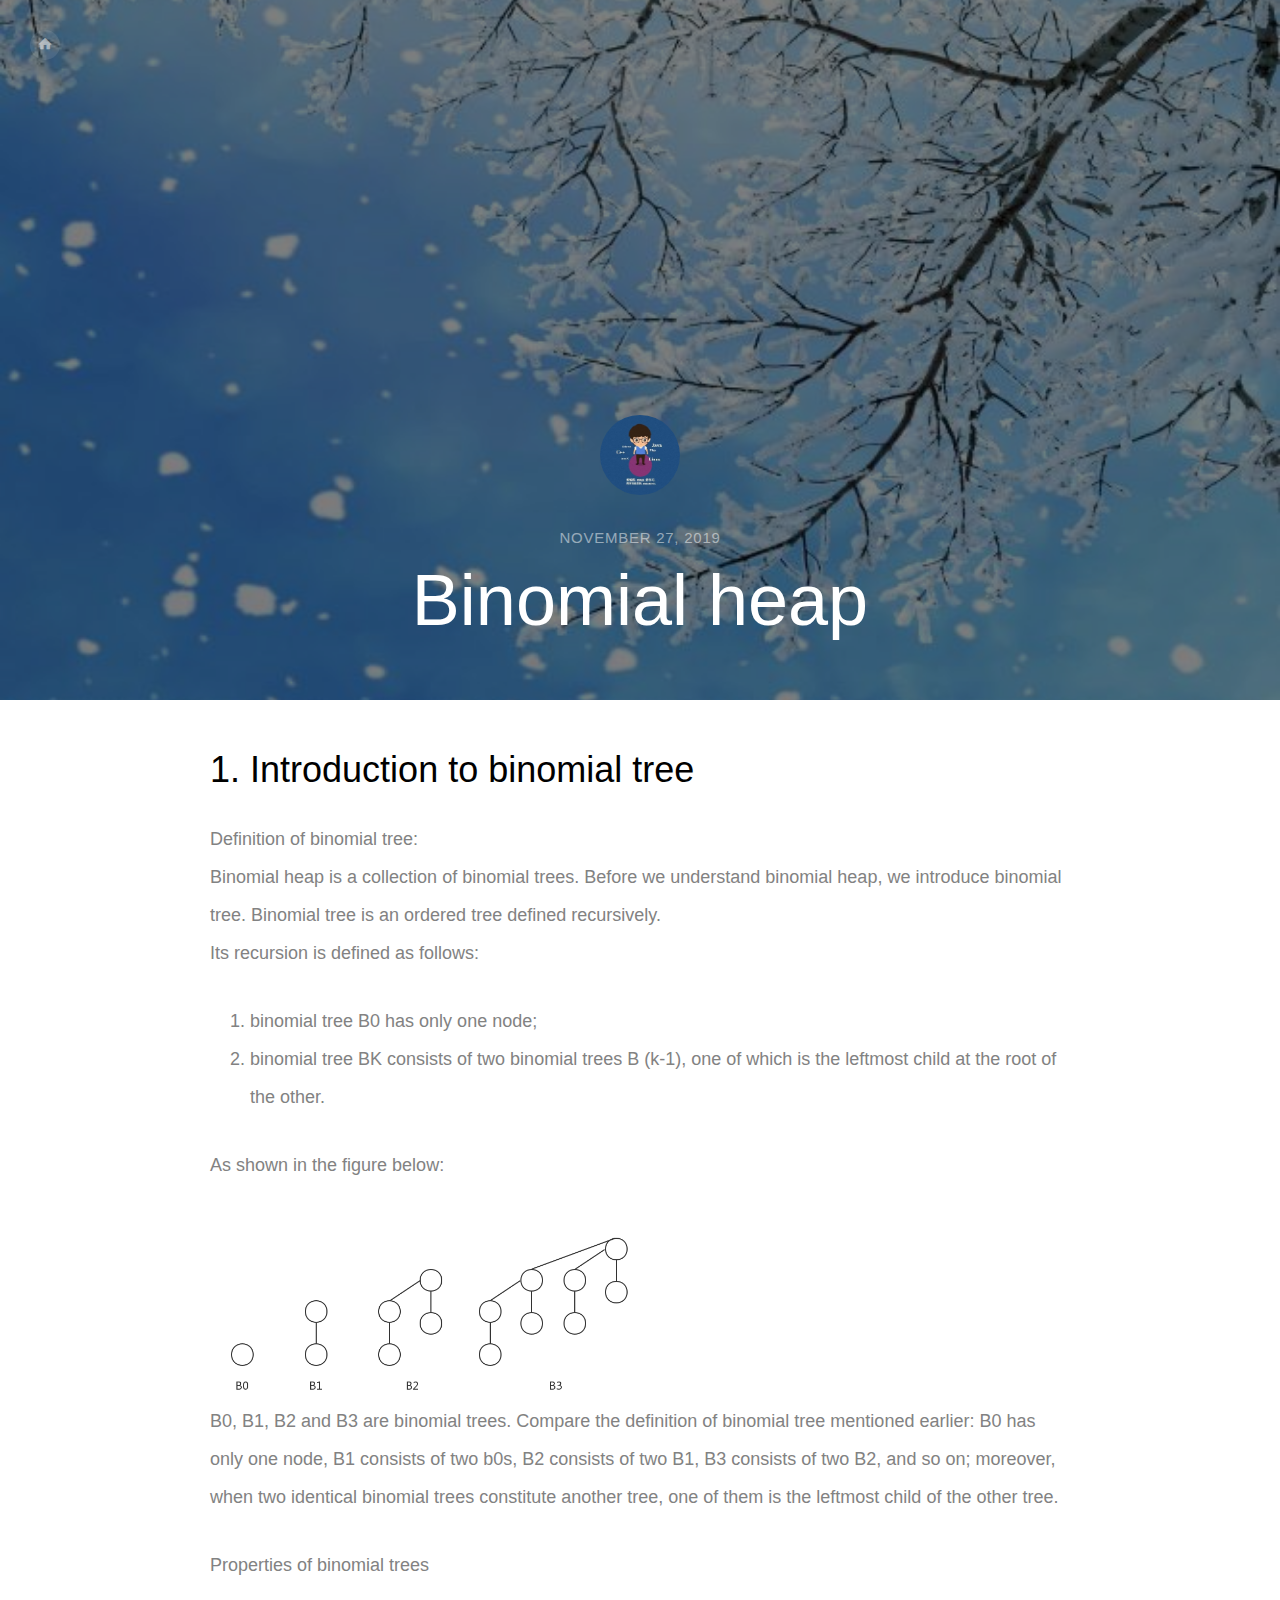
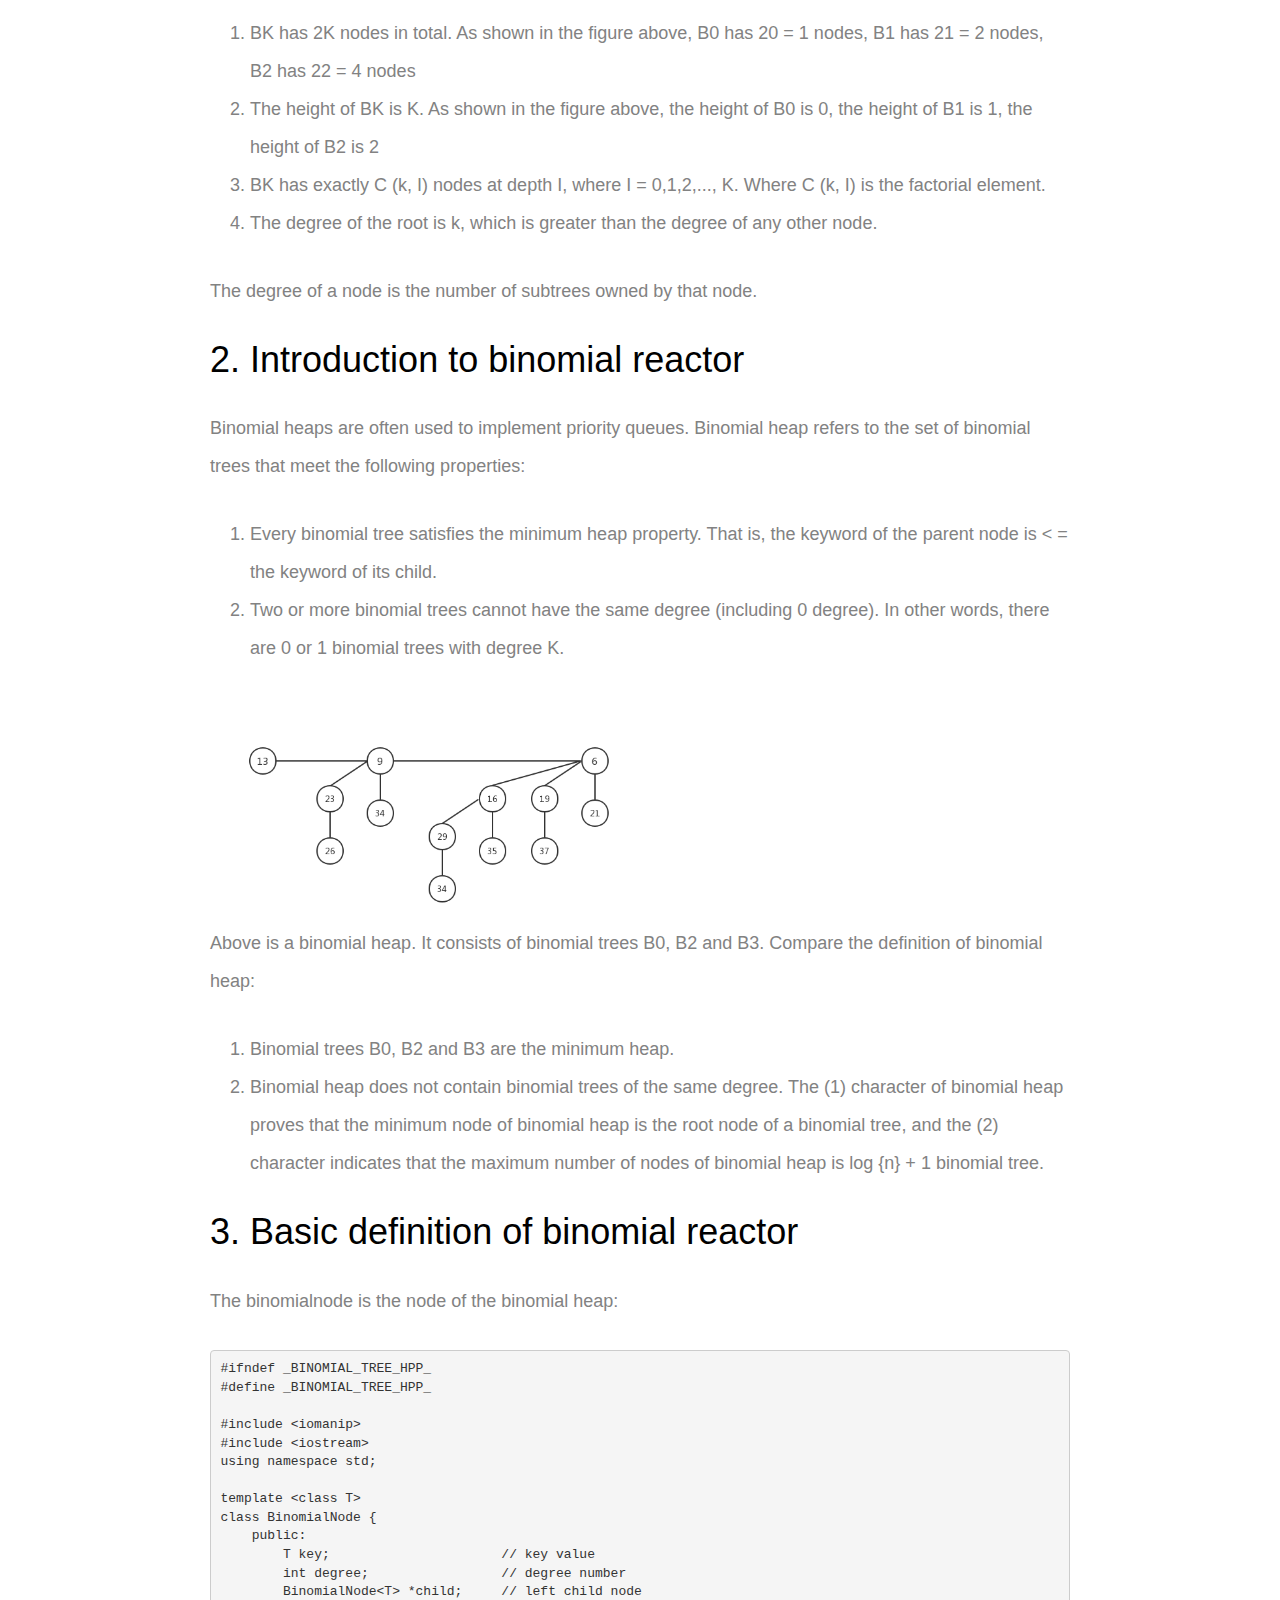
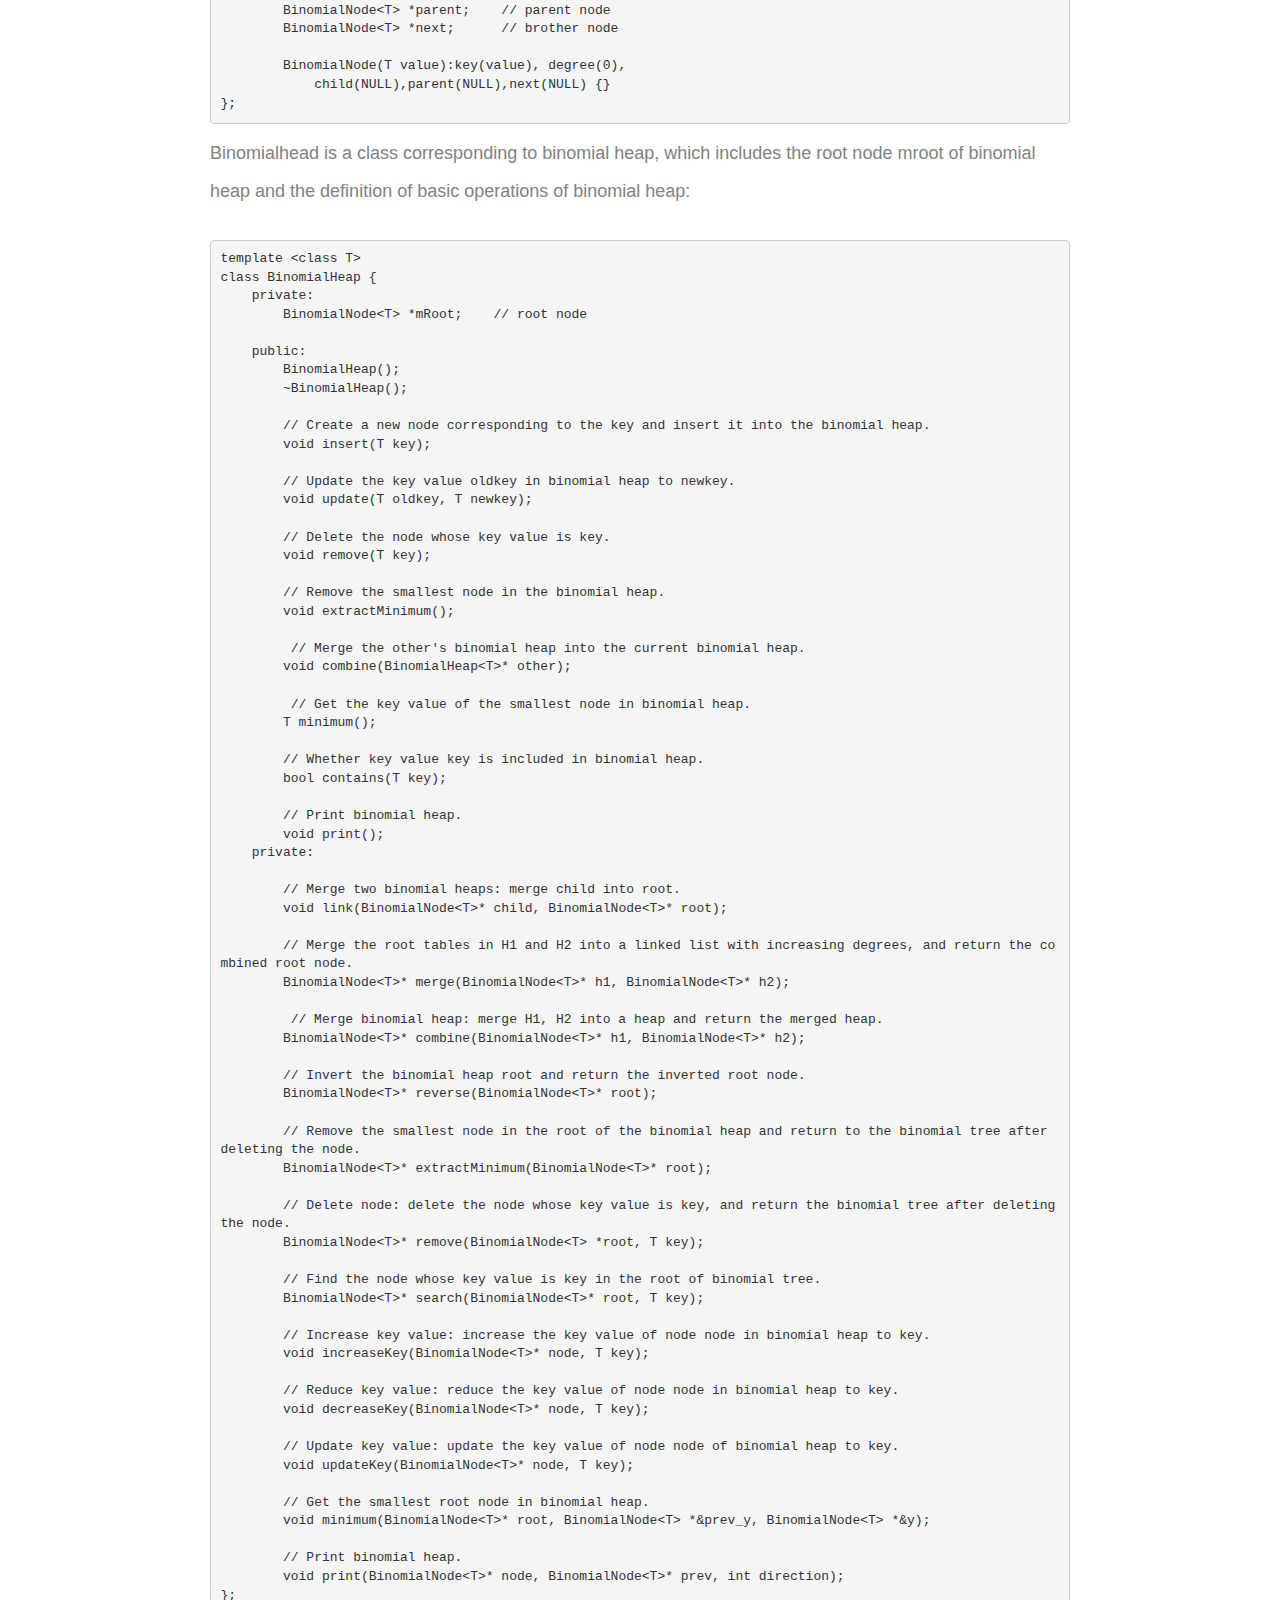
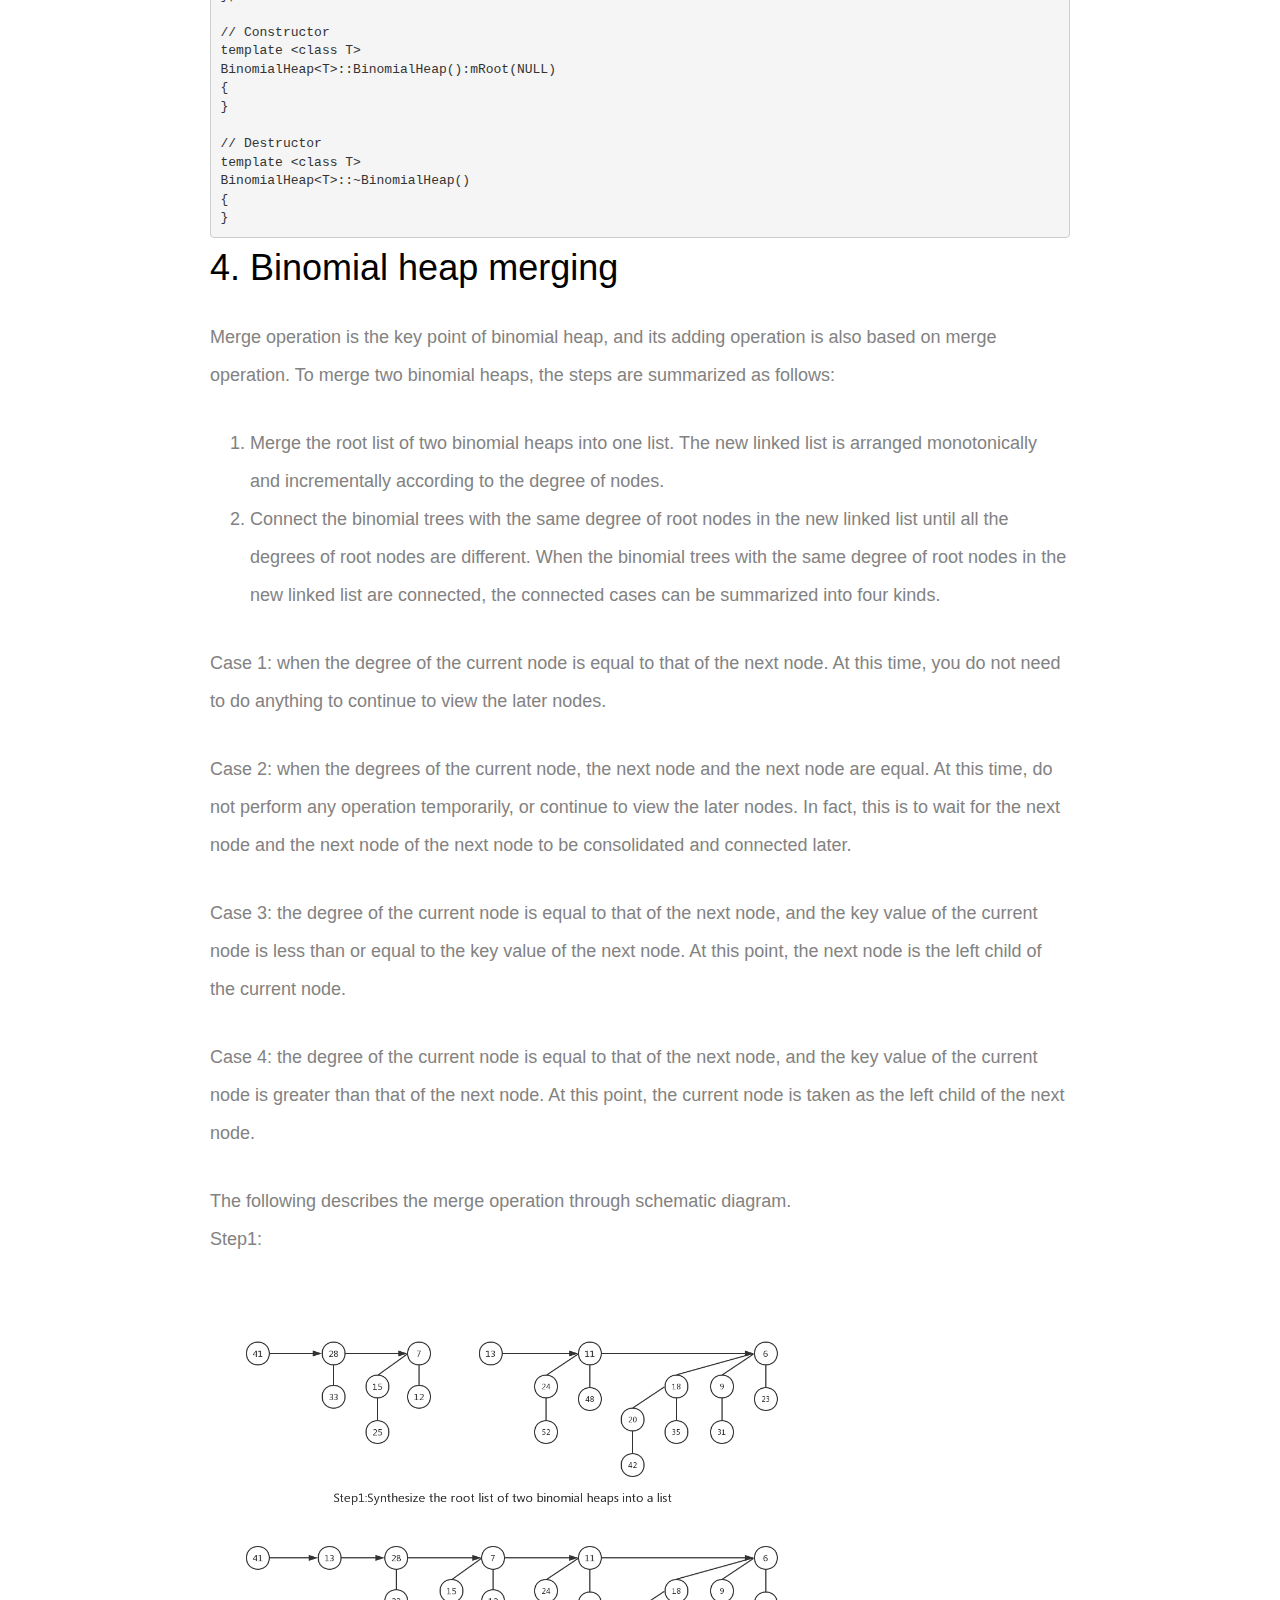
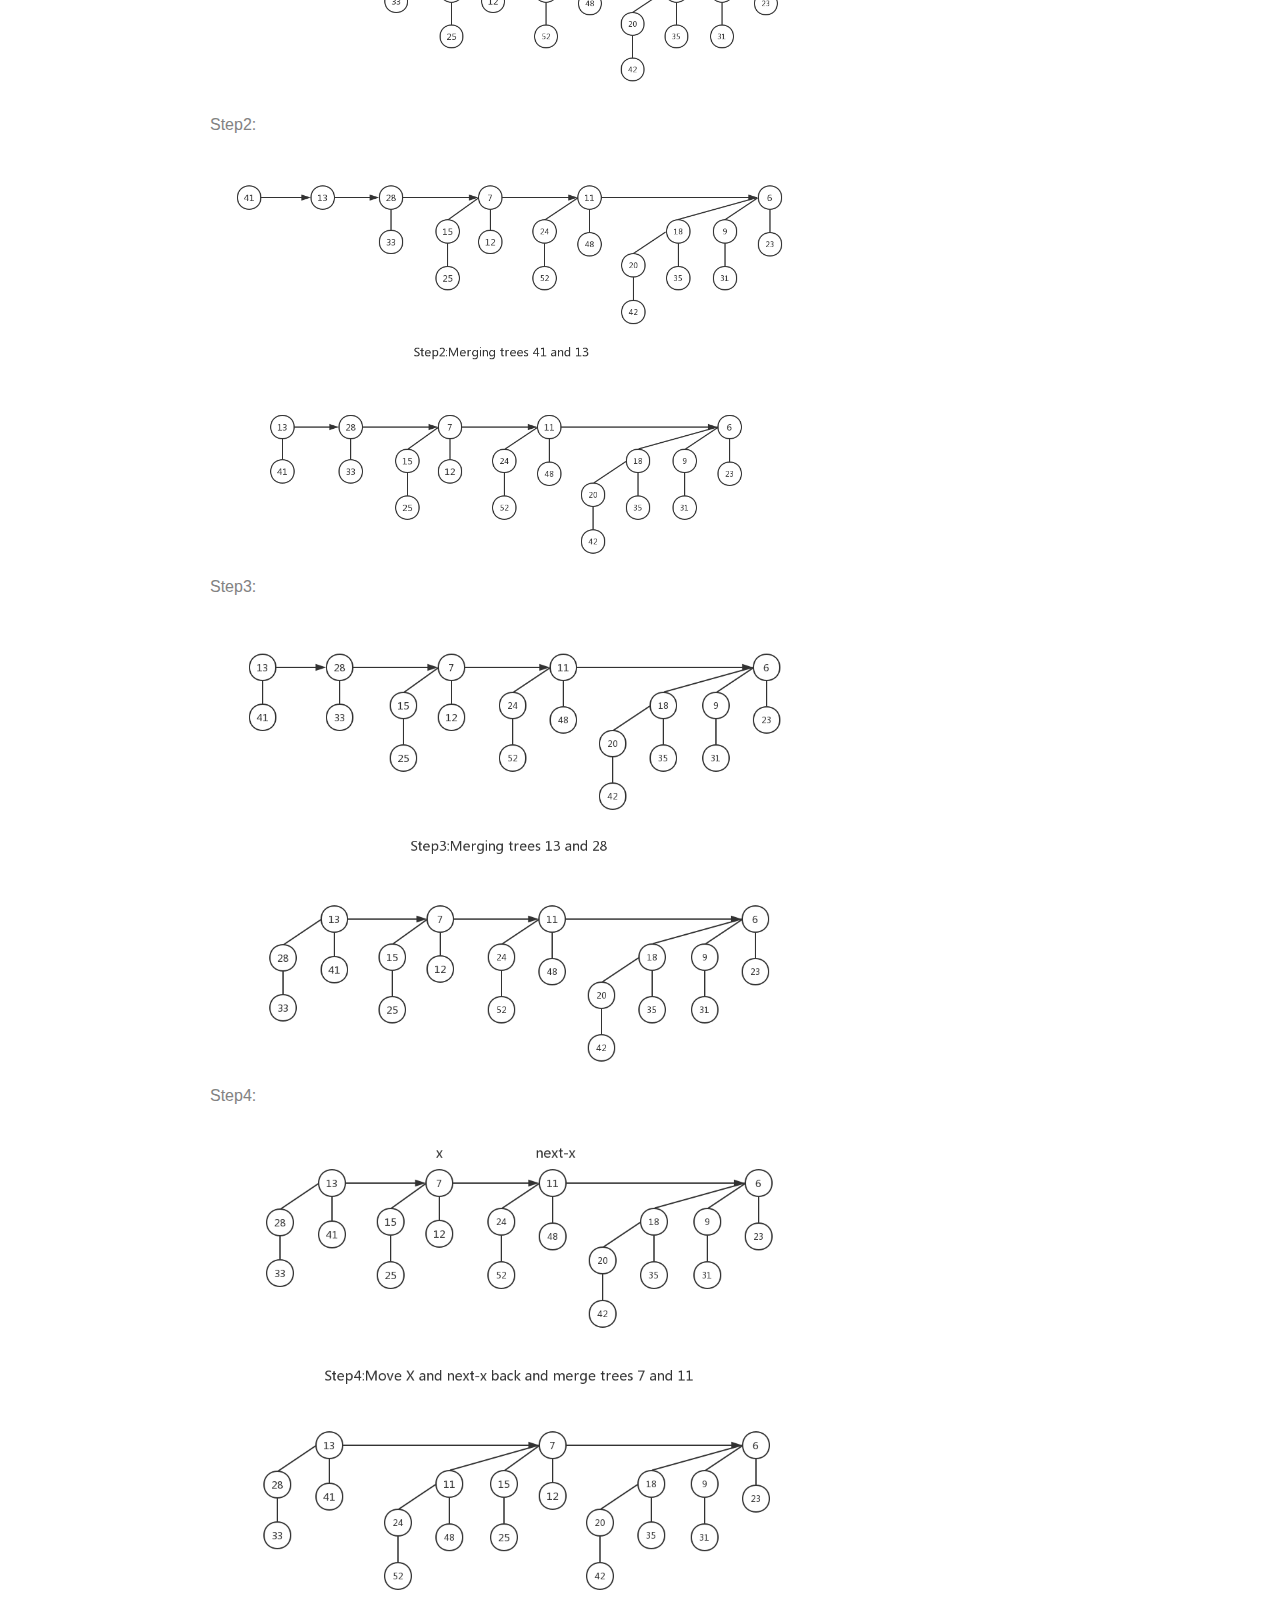
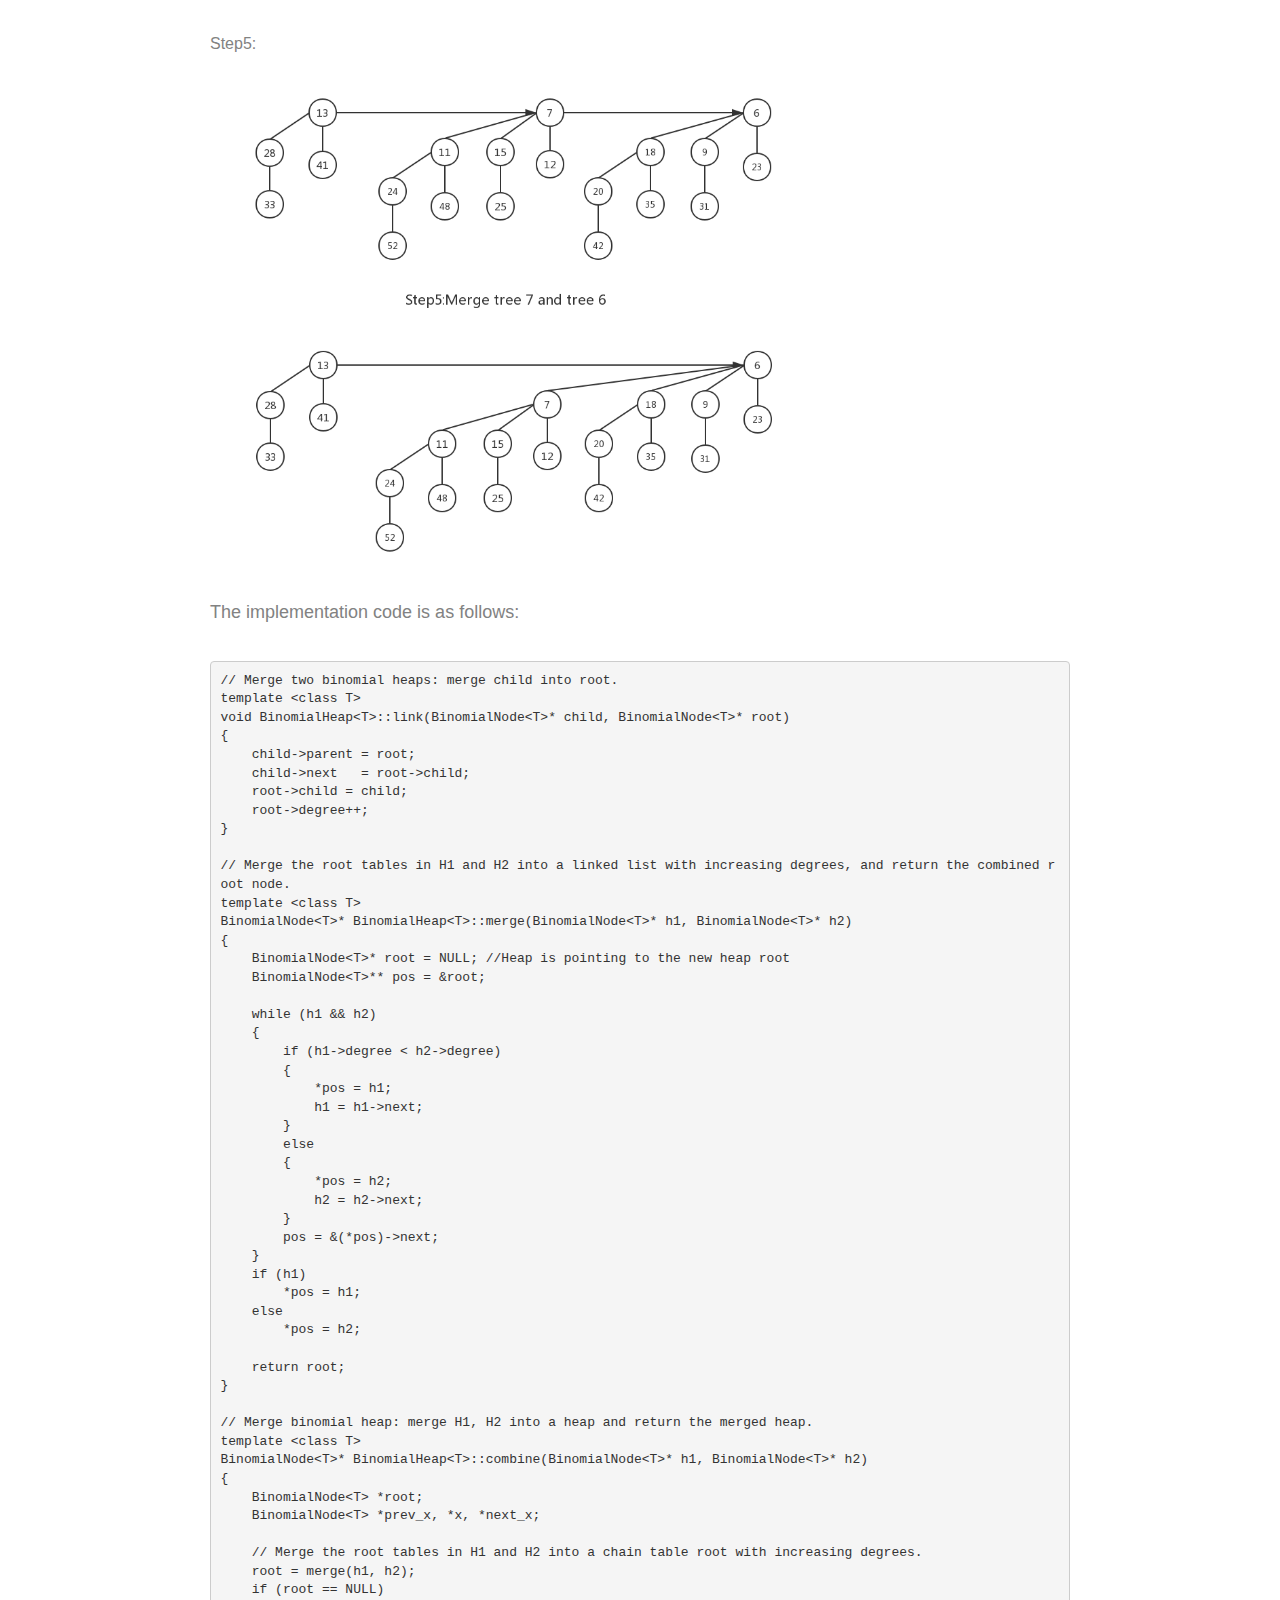
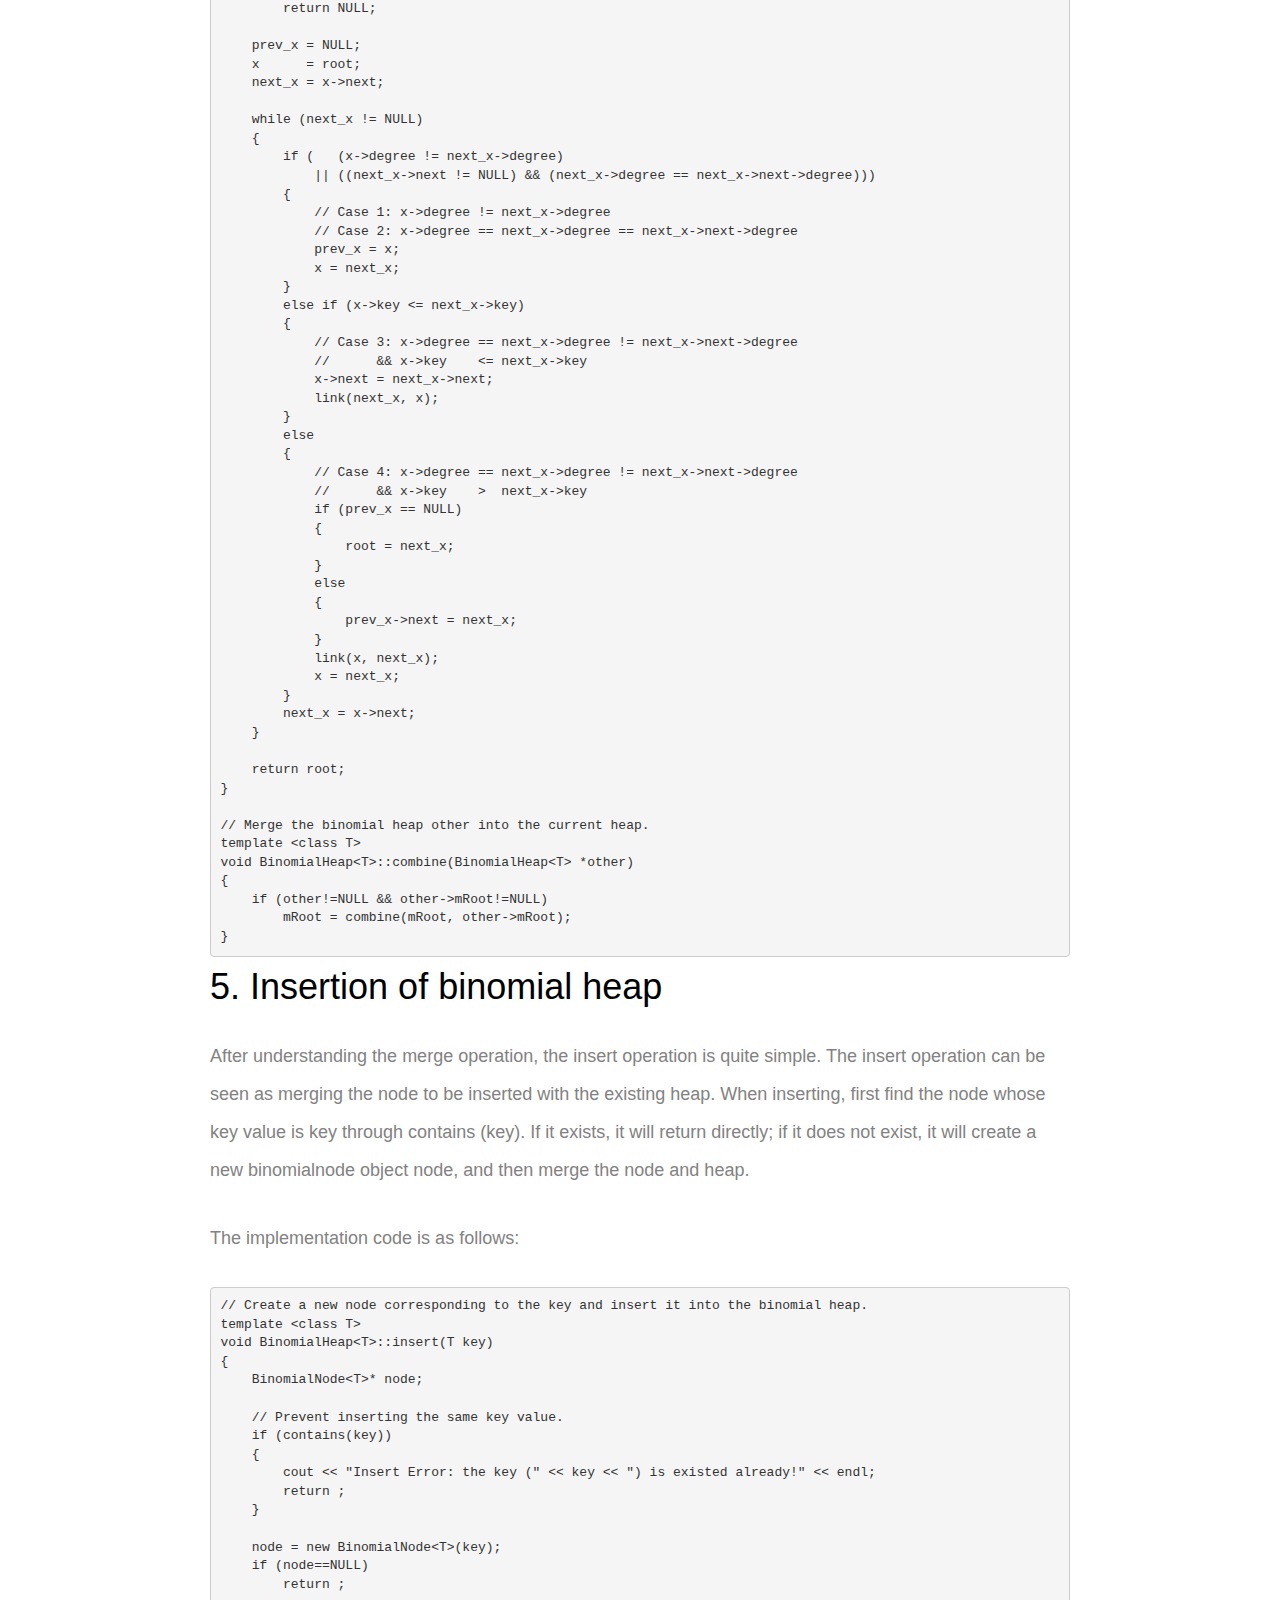
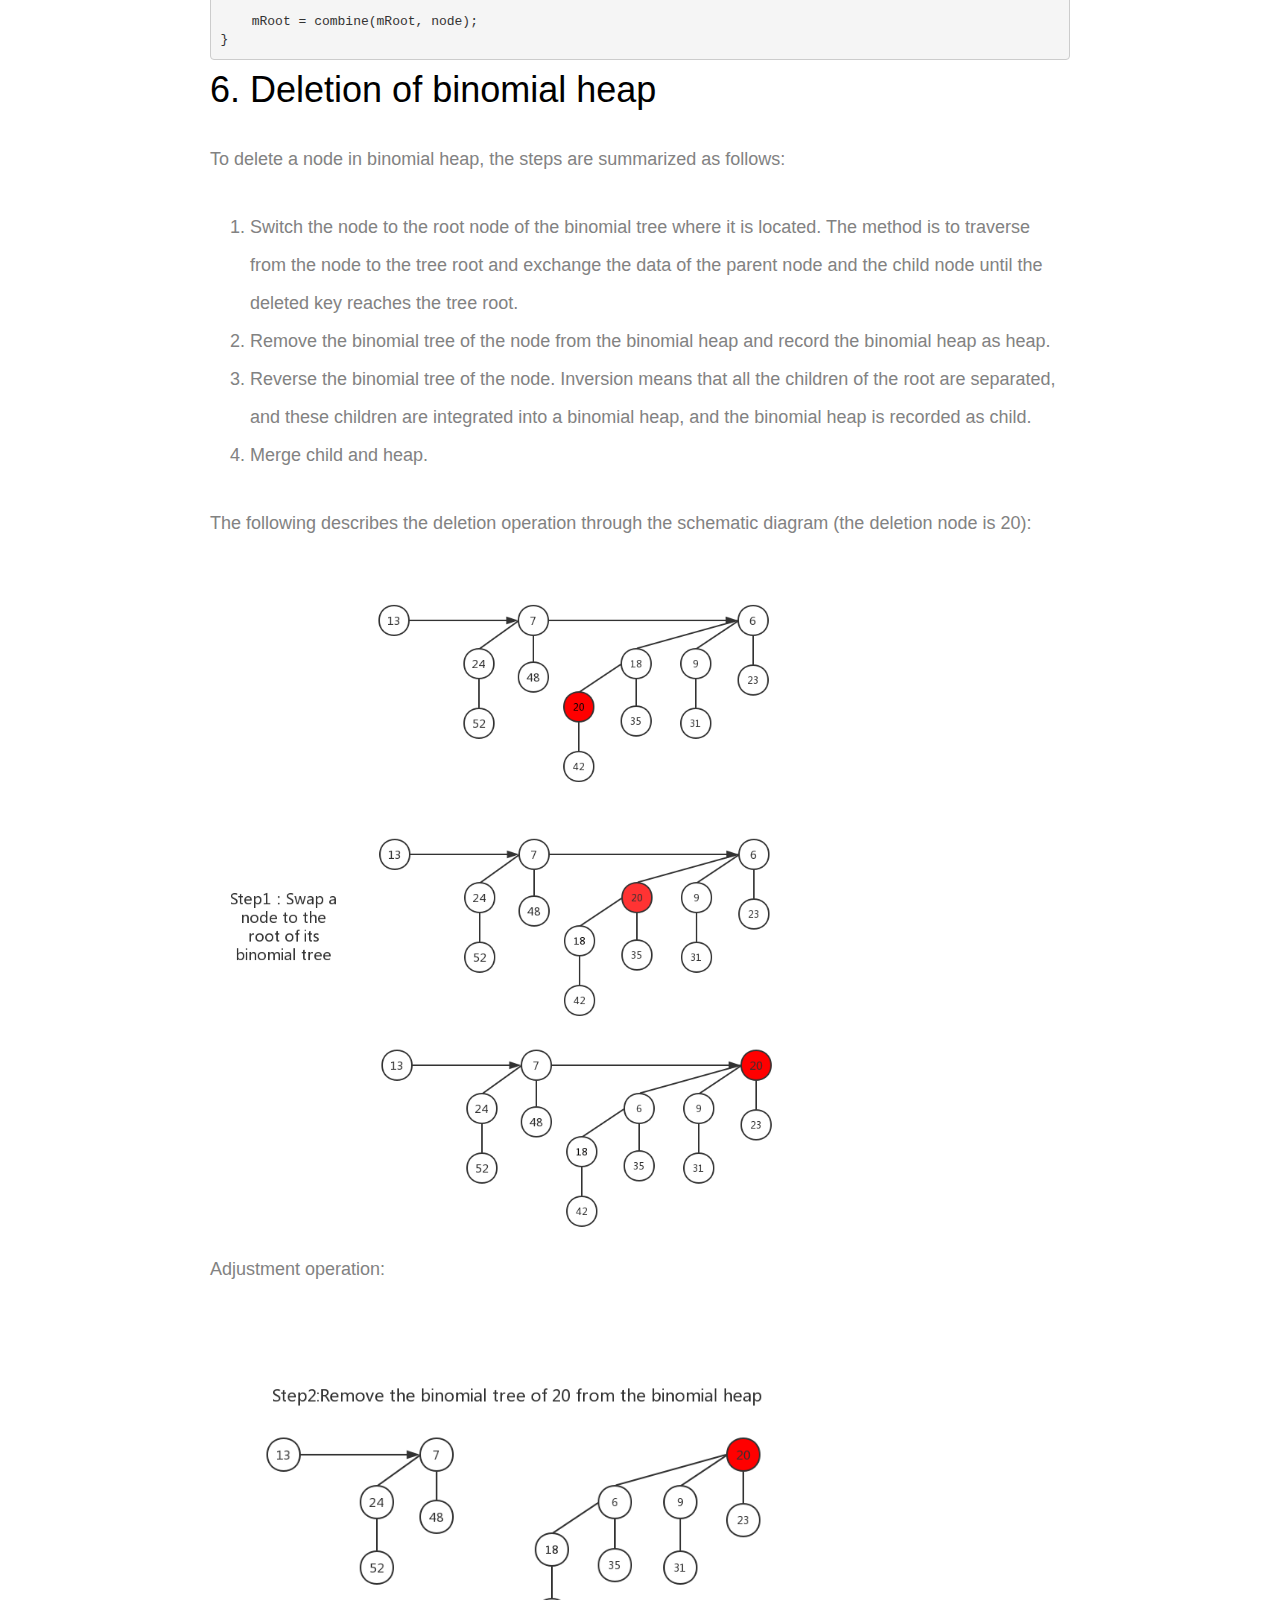
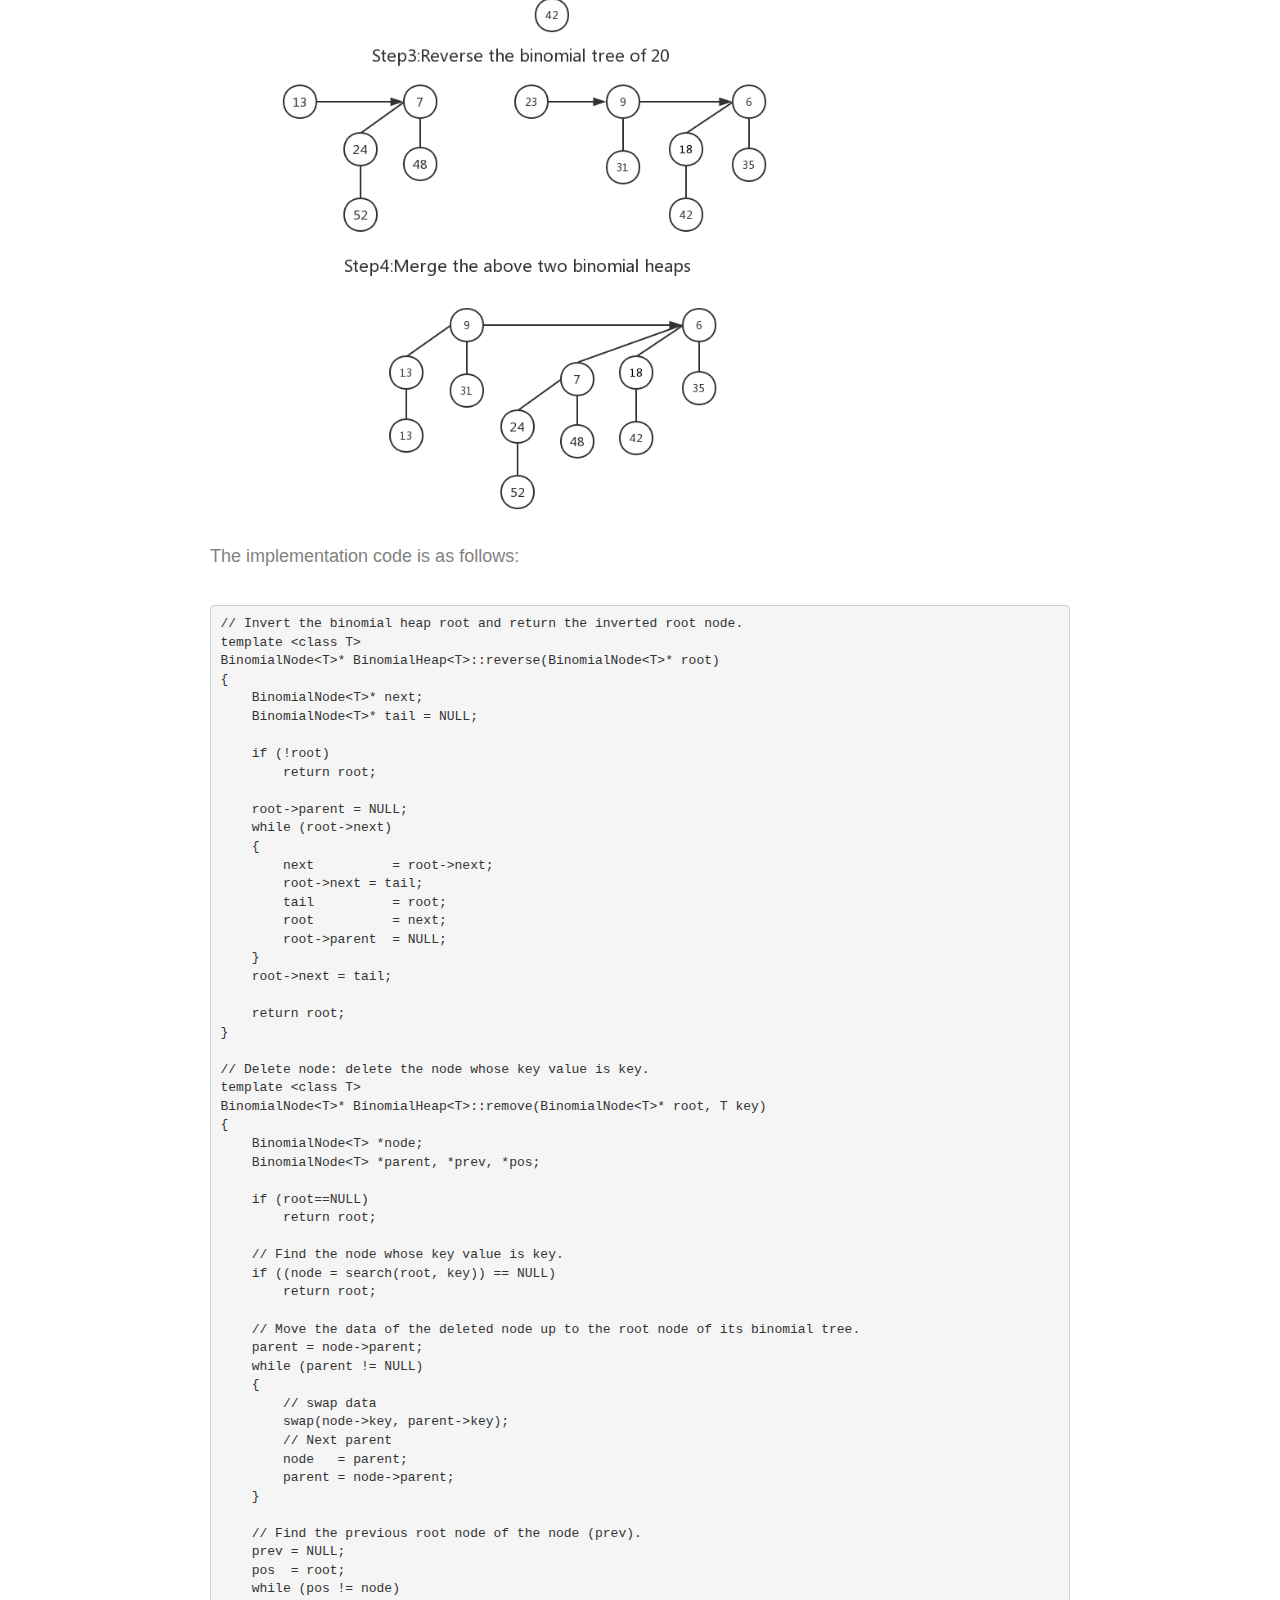
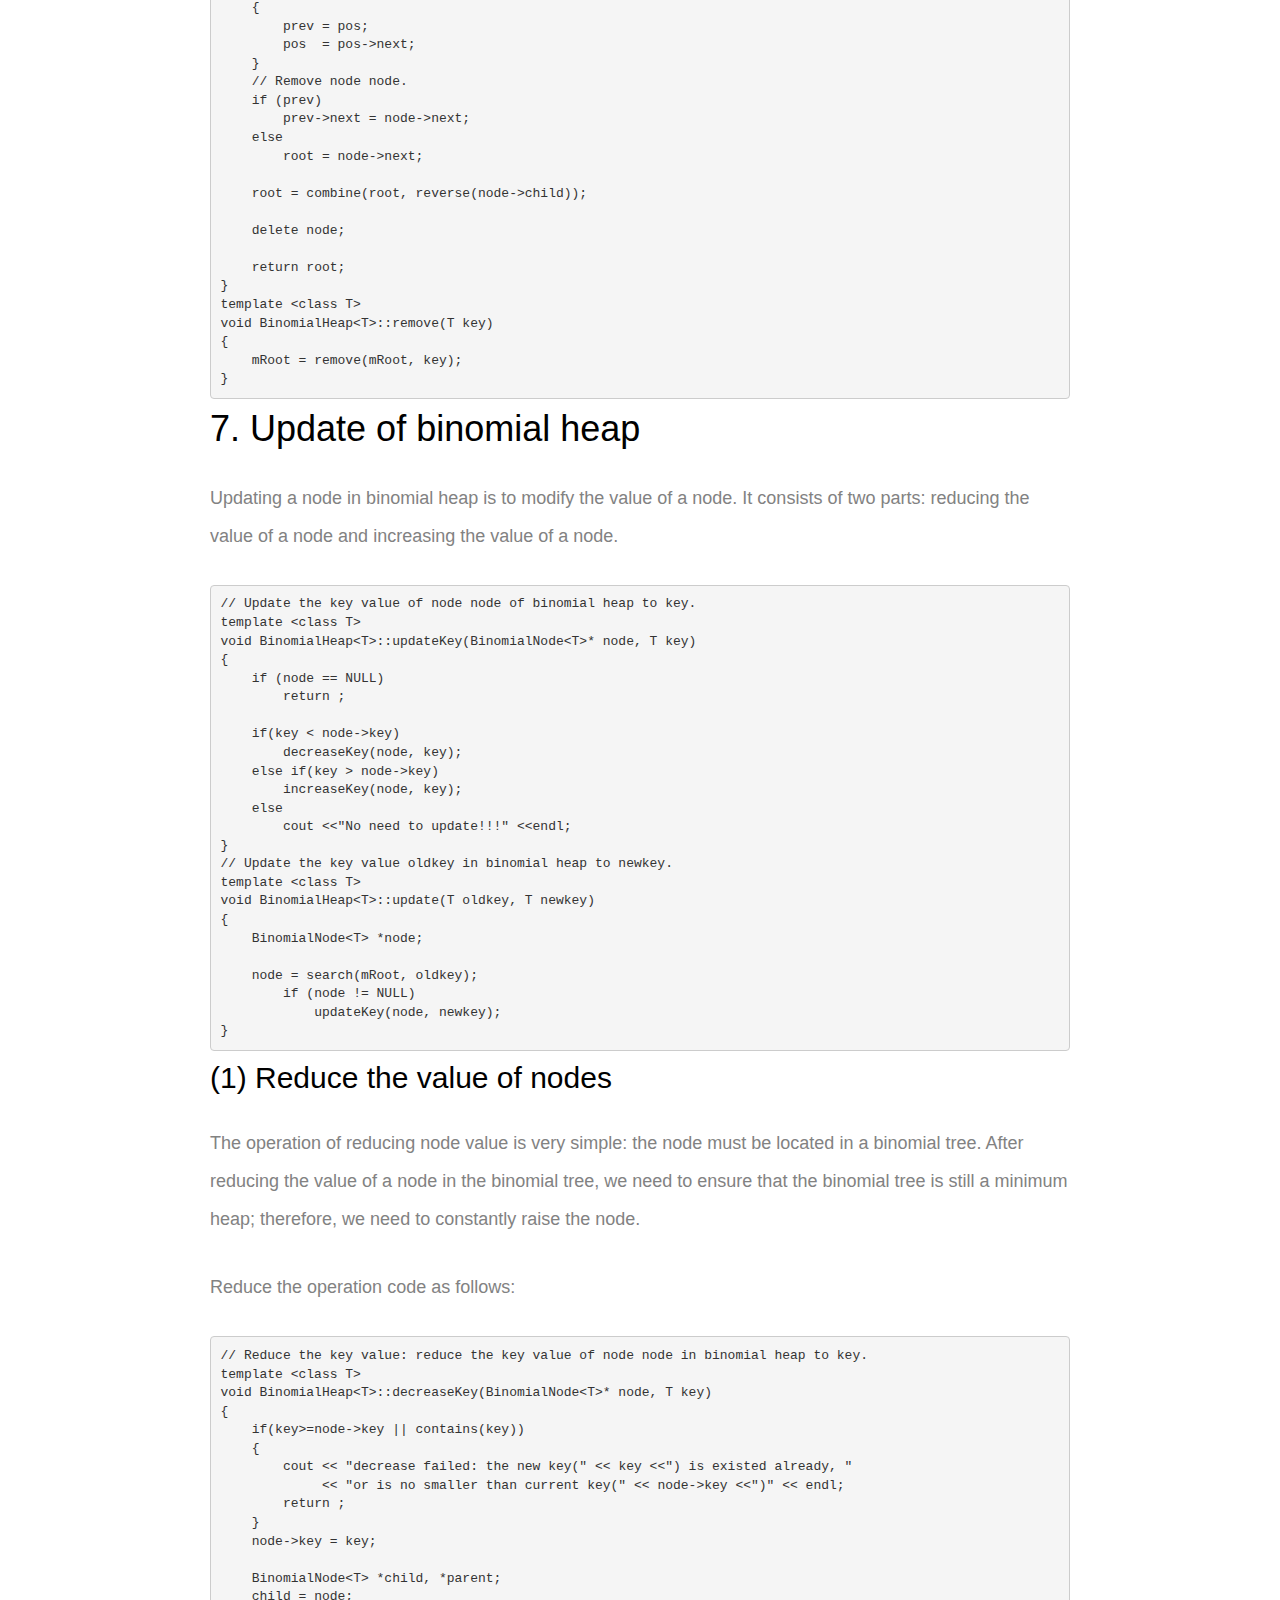
<file: Binomial heap.html>
<!DOCTYPE HTML>
<html>
	<head>
		<meta charset="utf-8">
		<meta http-equiv="X-UA-Compatible" content="IE=edge">
		<title>Binomial heap</title>
		<meta name="viewport" content="width=device-width, initial-scale=1">
		<meta name="keywords" content="highly balanced binary search tree" />
		<meta name="author" content="Guangsheng Liu" />

		<!-- Animate.css -->
		<link rel="stylesheet" href="css/animate.css">
		<!-- Icomoon Icon Fonts-->
		<link rel="stylesheet" href="css/icomoon.css">
		<!-- Bootstrap  -->
		<link rel="stylesheet" href="css/bootstrap.css">

		<!-- Theme style  -->
		<link rel="stylesheet" href="css/style.css">

		<!-- Modernizr JS -->
		<script src="js/modernizr-2.6.2.min.js"></script>
		<!-- FOR IE9 below -->
		<!--[if lt IE 9]>
	<script src="js/respond.min.js"></script>
	<![endif]-->

	</head>
	<body class="single">

		<div class="fh5co-loader"></div>

		<div id="page">
			<div id="fh5co-aside" style="background-image: url(images/image_2.jpg)" data-stellar-background-ratio="0.5">
				<div class="overlay"></div>
				<nav role="navigation">
					<ul>
						<li><a href="index.html"><i class="icon-home"></i></a></li>
					</ul>
				</nav>
				<div class="page-title">
					<img src="images/person_1.jpg" alt="Free HTML5 by FreeHTMl5.co">
					<span>November 27, 2019</span>
					<h2>Binomial heap</h2>
				</div>
			</div>
			<div id="fh5co-main-content">
				<div class="fh5co-post">
					<div class="fh5co-entry padding">
						<h1>1. Introduction to binomial tree</h1>
						<p>Definition of binomial tree:</br>
						Binomial heap is a collection of binomial trees. Before we understand binomial heap, we introduce binomial
							tree.
							Binomial tree is an ordered tree defined recursively. <br>Its recursion is defined as follows:</p>
						<ol>
							<li>binomial tree B0 has only one node;</li>
							<li>binomial tree BK consists of two binomial trees B (k-1), one of which is the leftmost child at the root of
								the other.</li>
						</ol>
						<p>As shown in the figure below:</p>
						<div><img src="images/Binomial heap picture/1.jpg" width="50%" height="50%" /></div>
						<p>B0, B1, B2 and B3 are binomial trees. Compare the definition of binomial tree mentioned earlier: B0 has only
							one node, B1 consists of two b0s, B2 consists of two B1, B3 consists of two B2, and so on; moreover, when two
							identical binomial trees constitute another tree, one of them is the leftmost child of the other tree.</p>
						<p>Properties of binomial trees</p>
						<ol>
							<li>BK has 2K nodes in total. As shown in the figure above, B0 has 20 = 1 nodes, B1 has 21 = 2 nodes, B2 has 22
								= 4 nodes</li>
							<li>The height of BK is K. As shown in the figure above, the height of B0 is 0, the height of B1 is 1, the
								height of B2 is 2</li>
							<li>BK has exactly C (k, I) nodes at depth I, where I = 0,1,2,..., K. Where C (k, I) is the factorial element.</li>
							<li>The degree of the root is k, which is greater than the degree of any other node.</li>
						</ol>
						<p>The degree of a node is the number of subtrees owned by that node.</p>
						<h1>2. Introduction to binomial reactor</h1>
						<p>Binomial heaps are often used to implement priority queues. Binomial heap refers to the set of binomial trees
							that meet the following properties:</p>
						<ol>
							<li>Every binomial tree satisfies the minimum heap property. That is, the keyword of the parent node is &lt; =
								the keyword of its child.</li>
							<li>Two or more binomial trees cannot have the same degree (including 0 degree). In other words, there are 0 or
								1 binomial trees with degree K.</li>
						</ol>
						<div><img src="images/Binomial heap picture/2.jpg" width="50%" height="50%" /></div>
						<p>Above is a binomial heap. It consists of binomial trees B0, B2 and B3. Compare the definition of binomial
							heap:</p>
						<ol>
							<li>Binomial trees B0, B2 and B3 are the minimum heap.</li>
							<li>Binomial heap does not contain binomial trees of the same degree.
								The (1) character of binomial heap proves that the minimum node of binomial heap is the root node of a binomial
								tree, and the (2) character indicates that the maximum number of nodes of binomial heap is log {n} + 1 binomial
								tree.</li>
						</ol>
						<h1>3. Basic definition of binomial reactor</h1>
						<p>The binomialnode is the node of the binomial heap:</p>
						<pre><code>#ifndef _BINOMIAL_TREE_HPP_
#define _BINOMIAL_TREE_HPP_

#include &lt;iomanip&gt;
#include &lt;iostream&gt;
using namespace std;

template &lt;class T&gt;
class BinomialNode {
    public:
        T key;                      // key value
        int degree;                 // degree number
        BinomialNode&lt;T&gt; *child;     // left child node
        BinomialNode&lt;T&gt; *parent;    // parent node
        BinomialNode&lt;T&gt; *next;      // brother node

        BinomialNode(T value):key(value), degree(0), 
            child(NULL),parent(NULL),next(NULL) {}
};</code></pre>
						<p>Binomialhead is a class corresponding to binomial heap, which includes the root node mroot of binomial heap
							and the definition of basic operations of binomial heap:</p>
						<pre><code>template &lt;class T&gt;
class BinomialHeap {
    private:
        BinomialNode&lt;T&gt; *mRoot;    // root node

    public:
        BinomialHeap();
        ~BinomialHeap();

        // Create a new node corresponding to the key and insert it into the binomial heap.
        void insert(T key);
        
        // Update the key value oldkey in binomial heap to newkey.
        void update(T oldkey, T newkey);
        
        // Delete the node whose key value is key.
        void remove(T key);
        
        // Remove the smallest node in the binomial heap.
        void extractMinimum();

         // Merge the other's binomial heap into the current binomial heap.
        void combine(BinomialHeap&lt;T&gt;* other);

         // Get the key value of the smallest node in binomial heap.
        T minimum();
        
        // Whether key value key is included in binomial heap.
        bool contains(T key);
        
        // Print binomial heap.
        void print();
    private:

        // Merge two binomial heaps: merge child into root.
        void link(BinomialNode&lt;T&gt;* child, BinomialNode&lt;T&gt;* root);
        
        // Merge the root tables in H1 and H2 into a linked list with increasing degrees, and return the combined root node.
        BinomialNode&lt;T&gt;* merge(BinomialNode&lt;T&gt;* h1, BinomialNode&lt;T&gt;* h2);
        
         // Merge binomial heap: merge H1, H2 into a heap and return the merged heap.
        BinomialNode&lt;T&gt;* combine(BinomialNode&lt;T&gt;* h1, BinomialNode&lt;T&gt;* h2);
        
        // Invert the binomial heap root and return the inverted root node.
        BinomialNode&lt;T&gt;* reverse(BinomialNode&lt;T&gt;* root);
        
        // Remove the smallest node in the root of the binomial heap and return to the binomial tree after deleting the node.
        BinomialNode&lt;T&gt;* extractMinimum(BinomialNode&lt;T&gt;* root);
        
        // Delete node: delete the node whose key value is key, and return the binomial tree after deleting the node.
        BinomialNode&lt;T&gt;* remove(BinomialNode&lt;T&gt; *root, T key);
        
        // Find the node whose key value is key in the root of binomial tree.
        BinomialNode&lt;T&gt;* search(BinomialNode&lt;T&gt;* root, T key);

        // Increase key value: increase the key value of node node in binomial heap to key.
        void increaseKey(BinomialNode&lt;T&gt;* node, T key);
        
        // Reduce key value: reduce the key value of node node in binomial heap to key.
        void decreaseKey(BinomialNode&lt;T&gt;* node, T key);
        
        // Update key value: update the key value of node node of binomial heap to key.
        void updateKey(BinomialNode&lt;T&gt;* node, T key);

        // Get the smallest root node in binomial heap.
        void minimum(BinomialNode&lt;T&gt;* root, BinomialNode&lt;T&gt; *&prev_y, BinomialNode&lt;T&gt; *&y);
        
        // Print binomial heap.
        void print(BinomialNode&lt;T&gt;* node, BinomialNode&lt;T&gt;* prev, int direction);
};	

// Constructor
template &lt;class T&gt;
BinomialHeap&lt;T&gt;::BinomialHeap():mRoot(NULL)
{
}

// Destructor
template &lt;class T&gt;
BinomialHeap&lt;T&gt;::~BinomialHeap() 
{
}</code></pre>
						<h1>4. Binomial heap merging</h1>
						<p>Merge operation is the key point of binomial heap, and its adding operation is also based on merge operation.
							To merge two binomial heaps, the steps are summarized as follows:</p>
						<ol>
							<li>Merge the root list of two binomial heaps into one list. The new linked list is arranged monotonically and
								incrementally according to the degree of nodes.</li>
							<li>Connect the binomial trees with the same degree of root nodes in the new linked list until all the degrees
								of root nodes are different.
								When the binomial trees with the same degree of root nodes in the new linked list are connected, the connected
								cases can be summarized into four kinds.</li>
						</ol>
						<p>Case 1: when the degree of the current node is equal to that of the next node. At this time, you do not need
							to do anything to continue to view the later nodes.</p>
						<p>Case 2: when the degrees of the current node, the next node and the next node are equal. At this time, do not
							perform any operation temporarily, or continue to view the later nodes. In fact, this is to wait for the next
							node and the next node of the next node to be consolidated and connected later.</p>
						<p>Case 3: the degree of the current node is equal to that of the next node, and the key value of the current
							node is less than or equal to the key value of the next node. At this point, the next node is the left child of
							the current node.</p>
						<p>Case 4: the degree of the current node is equal to that of the next node, and the key value of the current
							node is greater than that of the next node. At this point, the current node is taken as the left child of the
							next node.</p>
						<p>The following describes the merge operation through schematic diagram.</br>
						Step1:</br>
						<div><img src="images/Binomial heap picture/3.jpg" width="70%" height="70%" /></div>
						Step2:</br>
						<div><img src="images/Binomial heap picture/4.jpg" width="70%" height="70%" /></div>
						Step3:</br>
						<div><img src="images/Binomial heap picture/5.jpg" width="70%" height="70%" /></div>
						Step4:</br>
						<div><img src="images/Binomial heap picture/6.jpg" width="70%" height="70%" /></div>
						Step5:</br>
						<div><img src="images/Binomial heap picture/7.jpg" width="70%" height="70%" /></div>
						<p>The implementation code is as follows:</p>
						<pre><code>// Merge two binomial heaps: merge child into root.
template &lt;class T&gt;
void BinomialHeap&lt;T&gt;::link(BinomialNode&lt;T&gt;* child, BinomialNode&lt;T&gt;* root)
{
    child->parent = root;
    child->next   = root->child;
    root->child = child;
    root->degree++;
}

// Merge the root tables in H1 and H2 into a linked list with increasing degrees, and return the combined root node.
template &lt;class T&gt;
BinomialNode&lt;T&gt;* BinomialHeap&lt;T&gt;::merge(BinomialNode&lt;T&gt;* h1, BinomialNode&lt;T&gt;* h2)
{
    BinomialNode&lt;T&gt;* root = NULL; //Heap is pointing to the new heap root
    BinomialNode&lt;T&gt;** pos = &root;

    while (h1 && h2)
    {
        if (h1->degree < h2->degree)
        {
            *pos = h1;
            h1 = h1->next;
        } 
        else 
        {
            *pos = h2;
            h2 = h2->next;
        }
        pos = &(*pos)->next;
    }
    if (h1)
        *pos = h1;
    else
        *pos = h2;

    return root;
}

// Merge binomial heap: merge H1, H2 into a heap and return the merged heap.
template &lt;class T&gt;
BinomialNode&lt;T&gt;* BinomialHeap&lt;T&gt;::combine(BinomialNode&lt;T&gt;* h1, BinomialNode&lt;T&gt;* h2)
{
    BinomialNode&lt;T&gt; *root;
    BinomialNode&lt;T&gt; *prev_x, *x, *next_x;

    // Merge the root tables in H1 and H2 into a chain table root with increasing degrees.
    root = merge(h1, h2);
    if (root == NULL)
        return NULL;
 
    prev_x = NULL;
    x      = root;
    next_x = x->next;
 
    while (next_x != NULL)
    {
        if (   (x->degree != next_x->degree) 
            || ((next_x->next != NULL) && (next_x->degree == next_x->next->degree))) 
        {
            // Case 1: x->degree != next_x->degree
            // Case 2: x->degree == next_x->degree == next_x->next->degree
            prev_x = x;
            x = next_x;
        } 
        else if (x->key <= next_x->key) 
        {
            // Case 3: x->degree == next_x->degree != next_x->next->degree
            //      && x->key    <= next_x->key
            x->next = next_x->next;
            link(next_x, x);
        } 
        else 
        {
            // Case 4: x->degree == next_x->degree != next_x->next->degree
            //      && x->key    >  next_x->key
            if (prev_x == NULL) 
            {
                root = next_x;
            } 
            else 
            {
                prev_x->next = next_x;
            }
            link(x, next_x);
            x = next_x;
        }
        next_x = x->next;
    }

    return root;
}

// Merge the binomial heap other into the current heap.
template &lt;class T&gt;
void BinomialHeap&lt;T&gt;::combine(BinomialHeap&lt;T&gt; *other)
{
    if (other!=NULL && other->mRoot!=NULL)
        mRoot = combine(mRoot, other->mRoot);
}</code></pre>
						<h1>5. Insertion of binomial heap</h1>
						<p>After understanding the merge operation, the insert operation is quite simple. The insert operation can be
							seen as merging the node to be inserted with the existing heap. When inserting, first find the node whose key
							value is key through contains (key). If it exists, it will return directly; if it does not exist, it will create
							a new binomialnode object node, and then merge the node and heap.</p>
						<p>The implementation code is as follows:</p>
						<pre><code>// Create a new node corresponding to the key and insert it into the binomial heap.
template &lt;class T&gt;
void BinomialHeap&lt;T&gt;::insert(T key)
{
    BinomialNode&lt;T&gt;* node;

    // Prevent inserting the same key value.
    if (contains(key))
    {
        cout << "Insert Error: the key (" << key << ") is existed already!" << endl;
        return ;
    }

    node = new BinomialNode&lt;T&gt;(key);
    if (node==NULL)
        return ;

    mRoot = combine(mRoot, node);
}</code></pre>
						<h1>6. Deletion of binomial heap</h1>
						<p>To delete a node in binomial heap, the steps are summarized as follows:</p>
						<ol>
							<li>Switch the node to the root node of the binomial tree where it is located. The method is to traverse from
								the node to the tree root and exchange the data of the parent node and the child node until the deleted key
								reaches the tree root.</li>
							<li>Remove the binomial tree of the node from the binomial heap and record the binomial heap as heap.</li>
							<li>Reverse the binomial tree of the node. Inversion means that all the children of the root are separated, and
								these children are integrated into a binomial heap, and the binomial heap is recorded as child.</li>
							<li>Merge child and heap.</li>
						</ol>
						<p>The following describes the deletion operation through the schematic diagram (the deletion node is 20):</p>
						<div><img src="images/Binomial heap picture/8.jpg" width="70%" height="70%" /></div>
						<p>Adjustment operation:</p>
						<div><img src="images/Binomial heap picture/9.jpg" width="70%" height="70%" /></div>
						<p>The implementation code is as follows:</p>
						<pre><code>// Invert the binomial heap root and return the inverted root node.
template &lt;class T&gt;
BinomialNode&lt;T&gt;* BinomialHeap&lt;T&gt;::reverse(BinomialNode&lt;T&gt;* root)
{
    BinomialNode&lt;T&gt;* next;
    BinomialNode&lt;T&gt;* tail = NULL;

    if (!root)
        return root;

    root->parent = NULL;
    while (root->next) 
    {
        next          = root->next;
        root->next = tail;
        tail          = root;
        root          = next;
        root->parent  = NULL;
    }
    root->next = tail;

    return root;
}

// Delete node: delete the node whose key value is key.
template &lt;class T&gt;
BinomialNode&lt;T&gt;* BinomialHeap&lt;T&gt;::remove(BinomialNode&lt;T&gt;* root, T key)
{
    BinomialNode&lt;T&gt; *node;
    BinomialNode&lt;T&gt; *parent, *prev, *pos;

    if (root==NULL)
        return root;

    // Find the node whose key value is key.
    if ((node = search(root, key)) == NULL)
        return root;

    // Move the data of the deleted node up to the root node of its binomial tree.
    parent = node->parent;
    while (parent != NULL)
    {
        // swap data
        swap(node->key, parent->key);
        // Next parent
        node   = parent;
        parent = node->parent;
    }

    // Find the previous root node of the node (prev).
    prev = NULL;
    pos  = root;
    while (pos != node) 
    {
        prev = pos;
        pos  = pos->next;
    }
    // Remove node node.
    if (prev)
        prev->next = node->next;
    else
        root = node->next;

    root = combine(root, reverse(node->child)); 

    delete node;

    return root;
}
template &lt;class T&gt;
void BinomialHeap&lt;T&gt;::remove(T key)
{
    mRoot = remove(mRoot, key);
}</code></pre>
						<h1>7. Update of binomial heap</h1>
						<p>Updating a node in binomial heap is to modify the value of a node. It consists of two parts: reducing the
							value of a node and increasing the value of a node.</p>
							<pre><code>// Update the key value of node node of binomial heap to key.
template &lt;class T&gt;
void BinomialHeap&lt;T&gt;::updateKey(BinomialNode&lt;T&gt;* node, T key)
{
    if (node == NULL)
        return ;

    if(key < node->key)
        decreaseKey(node, key);
    else if(key > node->key)
        increaseKey(node, key);
    else
        cout <<"No need to update!!!" <&lt;endl;
}
// Update the key value oldkey in binomial heap to newkey.
template &lt;class T&gt;
void BinomialHeap&lt;T&gt;::update(T oldkey, T newkey)
{
    BinomialNode&lt;T&gt; *node;

    node = search(mRoot, oldkey);
        if (node != NULL)
            updateKey(node, newkey);
}</code></pre>
						<h2>(1) Reduce the value of nodes</h2>
						<p>The operation of reducing node value is very simple: the node must be located in a binomial tree. After
							reducing the value of a node in the binomial tree, we need to ensure that the binomial tree is still a minimum
							heap; therefore, we need to constantly raise the node.</p>
						<p>Reduce the operation code as follows:</p>
						<pre><code>// Reduce the key value: reduce the key value of node node in binomial heap to key.
template &lt;class T&gt;
void BinomialHeap&lt;T&gt;::decreaseKey(BinomialNode&lt;T&gt;* node, T key)
{
    if(key>=node->key || contains(key))
    {
        cout << "decrease failed: the new key(" << key <<") is existed already, " 
             << "or is no smaller than current key(" << node->key <<")" << endl;
        return ;
    }
    node->key = key;
 
    BinomialNode&lt;T&gt; *child, *parent;
    child = node;
    parent = node->parent;
    while(parent != NULL && child->key < parent->key)
    {
        swap(parent->key, child->key);
        child = parent;
        parent = child->parent;
    }
}</code></pre>
						<h2>(2) Increase the value of nodes</h2>
						<p>Increasing the value of a node is also simple. As mentioned above, reducing will increase the number of nodes
							to ensure the minimum heap property of the binomial tree where the node to be reduced is located, while
							increasing operation will decrease the number of nodes to ensure the minimum heap property of the binomial tree
							where the node to be increased is located.</p>
						<p>Add the operation code as follows:</p>
						<pre><code>// Increase key value: increase the key value of node node in binomial heap to key.
template &lt;class T&gt;
void BinomialHeap&lt;T&gt;::increaseKey(BinomialNode&lt;T&gt;* node, T key)
{
    if(key<=node->key || contains(key))
    {
        cout << "decrease failed: the new key(" << key <<") is existed already, " 
             << "or is no greater than current key(" << node->key <<")" << endl;
        return ;
    }

    node->key = key;

    BinomialNode&lt;T&gt; *cur, *child, *least;
    cur = node;
    child = cur->child;
    while (child != NULL) 
    {
        if(cur->key > child->key)
        {
            // If the current node < its left child,
			// Then in "its children (left child and left child's brother)", find the smallest node;
			// Then swap the minimum node's value with the current node's value.
            least = child;
            while(child->next != NULL)
            {
                if (least->key > child->next->key)
                {
                    least = child->next;
                }
                child = child->next;
            }
            // Exchange the values of the minimum and current nodes.
            swap(least->key, cur->key);

            // After exchanging data, adjust the "original minimum node" to meet the property of minimum heap: parent node < = child node.
            cur = least;
            child = cur->child;
        }
        else
        {
            child = child->next;
        }
    }
}</code></pre>
					<h1>8. Printing, searching and other operations on binomial heap.</h1>
					<pre><code>/*
*Get the smallest root node in binomial heap
*
*Parameter Description:
*Root -- binomial heap
*Prev? Y -- the previous root node of the minimum root node y of [output parameter]
*Y -- minimum root node of [output parameter]
*/
template &lt;class T&gt;
void BinomialHeap&lt;T&gt;::minimum(BinomialNode&lt;T&gt;* root,
        BinomialNode&lt;T&gt; *&prev_y, BinomialNode&lt;T&gt; *&y)
{
    BinomialNode&lt;T&gt; *x, *prev_x;    // X is the current node to traverse.

    if (root==NULL)
        return ;
 
    prev_x  = root;
    x       = root->next;
    prev_y = NULL;
    y      = root;
    // Minimum nodes found.
    while (x != NULL) {
        if (x->key < y->key) {
            y = x;
            prev_y = prev_x;
        }
        prev_x = x;
        x = x->next;
    }
}

// Get the key value of the smallest node in binomial heap.
template &lt;class T&gt;
T BinomialHeap&lt;T&gt;::minimum()
{
    BinomialNode&lt;T&gt; *prev_y, *y;

    minimum(mRoot, prev_y, y);
 
   return y->key;
}

// Remove the smallest node in the root of the binomial heap and return to the binomial tree after deleting the node.
template &lt;class T&gt;
BinomialNode&lt;T&gt;* BinomialHeap&lt;T&gt;::extractMinimum(BinomialNode&lt;T&gt;* root)
{
    BinomialNode&lt;T&gt; *y, *prev_y;    // Y is the smallest node

    if (root==NULL)
        return root;
 
    // Find the minimum node root y and its previous root prev Y.
    minimum(root, prev_y, y);
 
    if (prev_y == NULL)    // Root is the smallest root.
        root = root->next;
    else                //Root of root is not the smallest root .
        prev_y->next = y->next;
 
    // Reverse the left child of the smallest node to get the smallest heap child;
	//In this way, the children of the binomial tree where the smallest node is located will be separated and become an independent binomial tree (excluding the smallest node).
    BinomialNode&lt;T&gt;* child = reverse(y->child);
    // Merge delete the binomial heap child of the smallest node and root.
    root = combine(root, child);

    // Delete minimum node.
    delete y;

    return root;
}

template &lt;class T&gt;
void BinomialHeap&lt;T&gt;::extractMinimum()
{
    mRoot = extractMinimum(mRoot);
}
// Find: find the node with key value in binomial heap.
template &lt;class T&gt;
BinomialNode&lt;T&gt;* BinomialHeap&lt;T&gt;::search(BinomialNode&lt;T&gt;* root, T key)
{
    BinomialNode&lt;T&gt; *child;
    BinomialNode&lt;T&gt; *parent = root;

    parent = root;
    while (parent != NULL)
    {
        if (parent->key == key)
            return parent;
        else
        {
            if((child = search(parent->child, key)) != NULL)
                return child;
            parent = parent->next;
        }
    }

    return NULL;
}
// Whether key value key is included in binomial heap.
template &lt;class T&gt;
bool BinomialHeap&lt;T&gt;::contains(T key)
{
    return search(mRoot, key)!=NULL ? true : false;
}
/*
*Print binomial heap
*
*Parameter Description:
*Node -- current node
*Prev -- the previous node of the current node (parent or sibling)
*Direction -- 1, indicating that the current node is a left child;
*2. Indicates that the current node is a sibling node.
*/
template &lt;class T&gt;
void BinomialHeap&lt;T&gt;::print(BinomialNode&lt;T&gt;* node, BinomialNode&lt;T&gt;* prev, int direction)
{
    while(node != NULL)
    {
        if(direction==1)    // node is root
            cout << "\t" << setw(2) << node->key << "(" << node->degree << ") is "<< setw(2) << prev->key << "'s child" << endl;
        else                // node is a branch node
            cout << "\t" << setw(2) << node->key << "(" << node->degree << ") is "<< setw(2) << prev->key << "'s next" << endl;

        if (node->child != NULL)
            print(node->child, node, 1);

        // Brother node.
        prev = node;
        node = node->next;
        direction = 2;
    }
}

template &lt;class T&gt;
void BinomialHeap&lt;T&gt;::print()
{
    BinomialNode&lt;T&gt; *p;
    if (mRoot == NULL)
        return ;

    cout << "== Binomial Heaps( ";
    p = mRoot;
    while (p != NULL) 
    {
        cout << "B" << p->degree << " ";
        p = p->next;
    }
    cout << ")Details of：" << endl;

    int i=0;
    p = mRoot;
    while (p != NULL) 
    {
        i++;
        cout << i << ". Binomial Tree B" << p->degree << ":" << endl;
        cout << "\t" << setw(2) << p->key << "(" << p->degree << ") is root" << endl;

        print(p->child, p, 1);
        p = p->next;
    }
    cout << endl;
}
#endif</code></pre>
					</div>
				</div>
			</div>
		</div>

		<div class="fh5co-navigation">
			<div class="fh5co-cover prev fh5co-cover-sm" style="background-image: url(images/project_2.jpg)">
				<div class="overlay"></div>

				<a class="copy" href="Fibonacci heap.html">
					<div class="display-t">
						<div class="display-tc">
							<div>
								<span>Previous Post</span>
								<h2>Fibonacci heap</h2>
							</div>
						</div>
					</div>
				</a>

			</div>
			<div class="fh5co-cover next fh5co-cover-sm" style="background-image: url(images/project_3.jpg)">
				<div class="overlay"></div>
				<a class="copy" href="Skew heap.html">
					<div class="display-t">
						<div class="display-tc">
							<div>
								<span>Next Post</span>
								<h2>Skew heap</h2>
							</div>
						</div>
					</div>
				</a>

			</div>
		</div>

		<footer>
			<div>
				&copy; Copyright MyWebSite. Designed by Guangsheng Liu.
			</div>
		</footer>

		<div class="gototop js-top">
			<a href="#" class="js-gotop"><i class="icon-arrow-up"></i></a>
		</div>

		<!-- jQuery -->
		<script src="js/jquery.min.js"></script>
		<!-- jQuery Easing -->
		<script src="js/jquery.easing.1.3.js"></script>
		<!-- Bootstrap -->
		<script src="js/bootstrap.min.js"></script>
		<!-- Waypoints -->
		<script src="js/jquery.waypoints.min.js"></script>
		<!-- Stellar Parallax -->
		<script src="js/jquery.stellar.min.js"></script>
		<!-- Main -->
		<script src="js/main.js"></script>

	</body>
</html>
</file>
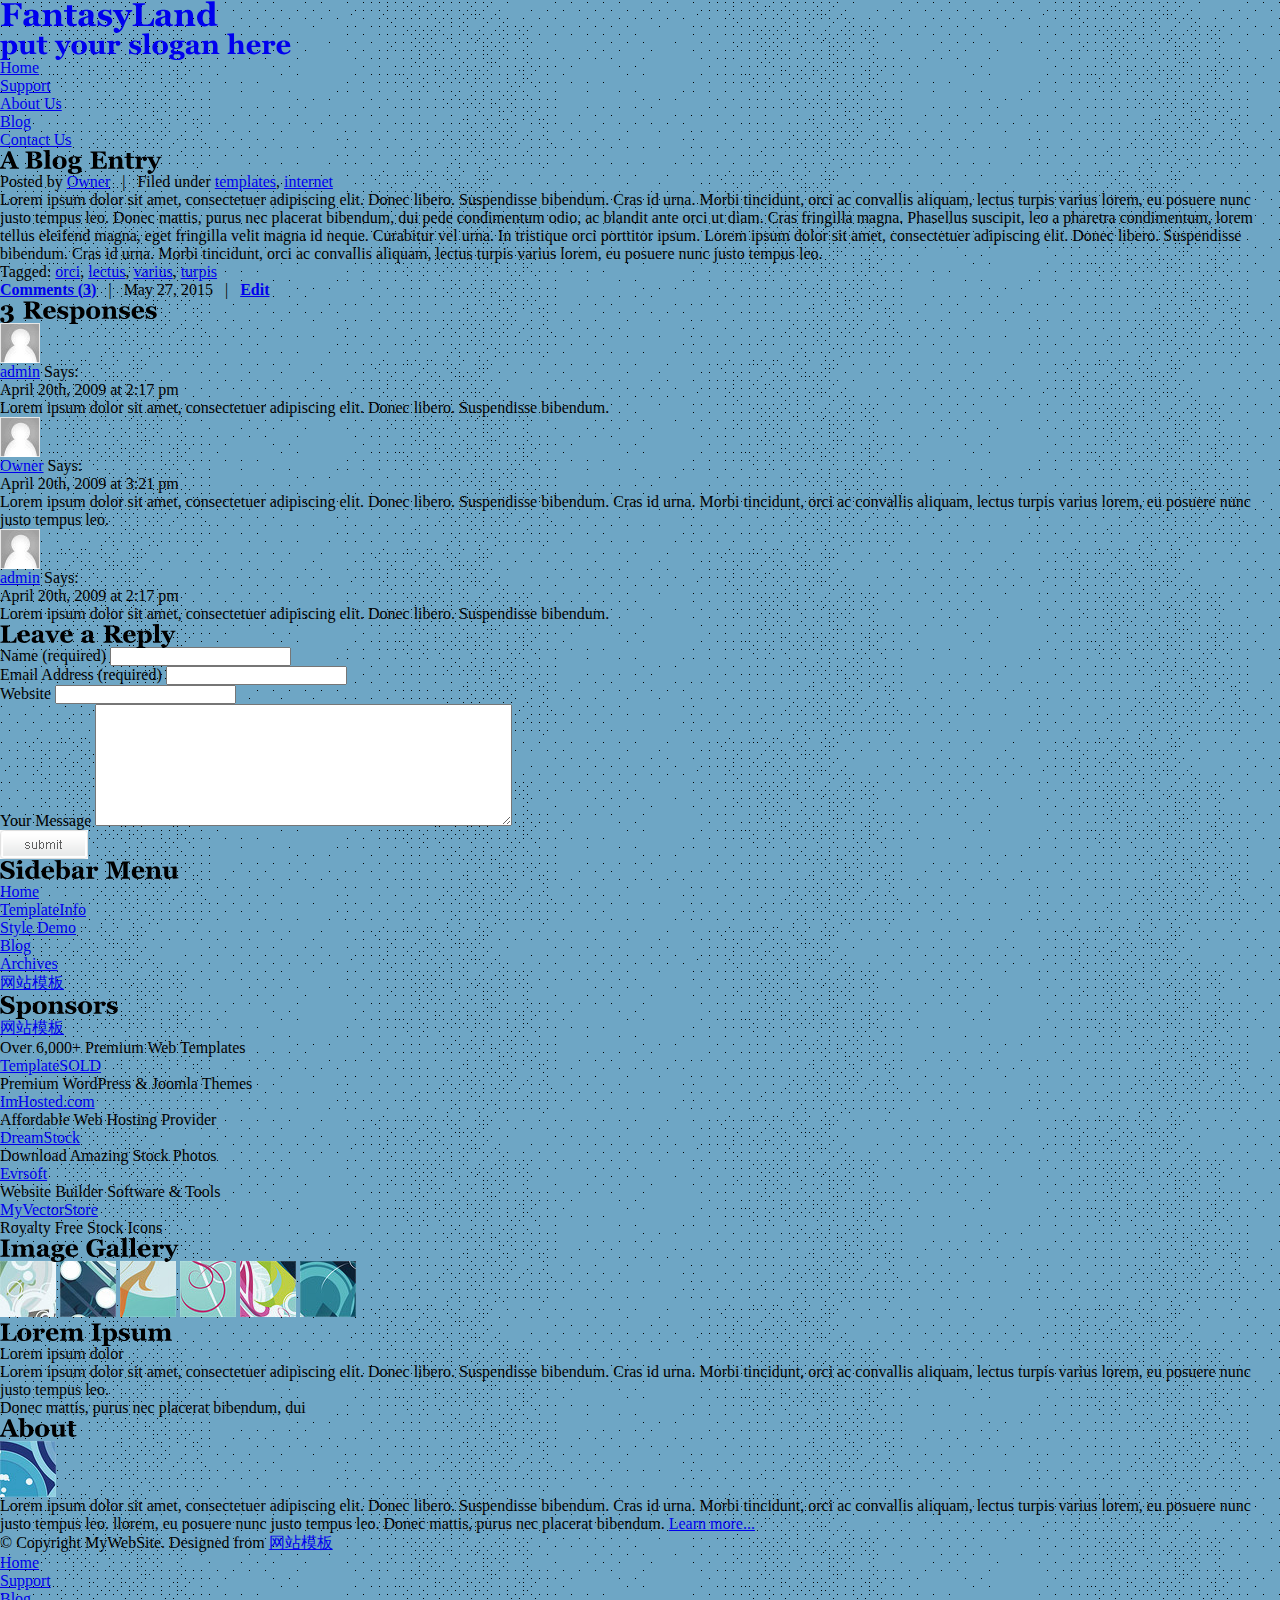
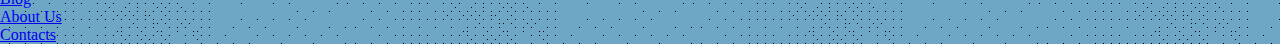
<file: blog.html>
<!DOCTYPE html PUBLIC "-//W3C//DTD XHTML 1.0 Transitional//EN" "http://www.w3.org/TR/xhtml1/DTD/xhtml1-transitional.dtd">
<!--
Design by http://www.cssmoban.com
Released for free under a Creative Commons Attribution 3.0 License
-->
<html xmlns="http://www.w3.org/1999/xhtml">
<head>
<title>Template</title>
<meta http-equiv="Content-Type" content="text/html; charset=UTF-8" />
<link href="style.css" rel="stylesheet" type="text/css" />
<!-- CuFon: Enables smooth pretty custom font rendering. 100% SEO friendly. To disable, remove this section -->
<script type="text/javascript" src="js/cufon-yui.js"></script>
<script type="text/javascript" src="js/georgia.js"></script>
<script type="text/javascript" src="js/cuf_run.js"></script>
<!-- CuFon ends -->
</head>
<body>
<div class="main">

  <div class="header">
    <div class="header_resize">
      <div class="logo"><h1><a href="index.html">FantasyLand<br /><small>put your slogan here</small></a></h1></div>
      <div class="menu_nav">
        <ul>
          <li><a href="index.html">Home</a></li>
          <li><a href="support.html">Support</a></li>
          <li><a href="about.html">About Us</a></li>
          <li class="active"><a href="blog.html">Blog</a></li>
          <li><a href="contact.html">Contact Us</a></li>
        </ul>
        <div class="clr"></div>
      </div>
      <div class="clr"></div>
    </div>
  </div>

  <div class="content">
    <div class="content_resize">
      <div class="mainbar">
        <div class="article">
          <h2><span>A Blog</span> Entry</h2>
          <p>Posted by <a href="#">Owner</a> &nbsp;&nbsp;|&nbsp;&nbsp; Filed under <a href="#">templates</a>, <a href="#">internet</a></p>
          <p>Lorem ipsum dolor sit amet, consectetuer adipiscing elit. Donec libero. Suspendisse bibendum. Cras id urna. Morbi tincidunt, orci ac convallis aliquam, lectus turpis varius lorem, eu posuere nunc justo tempus leo. Donec mattis, purus nec placerat bibendum, dui pede condimentum odio, ac blandit ante orci ut diam. Cras fringilla magna. Phasellus suscipit, leo a pharetra condimentum, lorem tellus eleifend magna, eget fringilla velit magna id neque. Curabitur vel urna. In tristique orci porttitor ipsum. Lorem ipsum dolor sit amet, consectetuer adipiscing elit. Donec libero. Suspendisse bibendum. Cras id urna. Morbi tincidunt, orci ac convallis aliquam, lectus turpis varius lorem, eu posuere nunc justo tempus leo. </p>
          <p>Tagged: <a href="#">orci</a>, <a href="#">lectus</a>, <a href="#">varius</a>, <a href="#">turpis</a></p>
          <p><a href="#"><strong>Comments (3)</strong></a> &nbsp;&nbsp;|&nbsp;&nbsp; May 27, 2015 &nbsp;&nbsp;|&nbsp;&nbsp; <a href="#"><strong>Edit</strong></a></p>
        </div>
        <div class="article">
          <h2><span>3</span> Responses</h2>
          <div class="comment">
            <a href="#"><img src="images/userpic.gif" width="40" height="40" alt="user" class="userpic" /></a>
            <p><a href="#">admin</a> Says:<br />April 20th, 2009 at 2:17 pm</p>
            <p>Lorem ipsum dolor sit amet, consectetuer adipiscing elit. Donec libero. Suspendisse bibendum.</p>
          </div>
          <div class="comment">
            <a href="#"><img src="images/userpic.gif" width="40" height="40" alt="user" class="userpic" /></a>
            <p><a href="#">Owner</a> Says:<br />April 20th, 2009 at 3:21 pm</p>
            <p>Lorem ipsum dolor sit amet, consectetuer adipiscing elit. Donec libero. Suspendisse bibendum. Cras id urna. Morbi tincidunt, orci ac convallis aliquam, lectus turpis varius lorem, eu posuere nunc justo tempus leo.</p>
          </div>
          <div class="comment">
            <a href="#"><img src="images/userpic.gif" width="40" height="40" alt="user" class="userpic" /></a>
            <p><a href="#">admin</a> Says:<br />April 20th, 2009 at 2:17 pm</p>
            <p>Lorem ipsum dolor sit amet, consectetuer adipiscing elit. Donec libero. Suspendisse bibendum.</p>
          </div>
        </div>
        <div class="article">
          <h2><span>Leave a</span> Reply</h2>
          <form action="#" method="post" id="leavereply">
          <ol><li>
            <label for="name">Name (required)</label>
            <input id="name" name="name" class="text" />
          </li><li>
            <label for="email">Email Address (required)</label>
            <input id="email" name="email" class="text" />
          </li><li>
            <label for="website">Website</label>
            <input id="website" name="website" class="text" />
          </li><li>
            <label for="message">Your Message</label>
            <textarea id="message" name="message" rows="8" cols="50"></textarea>
          </li><li>
            <input type="image" name="imageField" id="imageField" src="images/submit.gif" class="send" />
            <div class="clr"></div>
          </li></ol>
          </form>
        </div>
      </div>
      <div class="sidebar">
        <div class="gadget">
          <h2 class="star"><span>Sidebar</span> Menu</h2>
          <ul class="sb_menu">
            <li><a href="#">Home</a></li>
            <li><a href="#">TemplateInfo</a></li>
            <li><a href="#">Style Demo</a></li>
            <li><a href="#">Blog</a></li>
            <li><a href="#">Archives</a></li>
            <li><a href="http://www.cssmoban.com">网站模板</a></li>
          </ul>
        </div>
        <div class="gadget">
          <h2 class="star"><span>Sponsors</span></h2>
          <ul class="ex_menu">
            <li><a href="http://www.cssmoban.com" title="网站模板">网站模板</a><br />Over 6,000+ Premium Web Templates</li>
            <li><a href="#" title="WordPress Themes">TemplateSOLD</a><br />Premium WordPress &amp; Joomla Themes</li>
            <li><a href="http://www.imhosted.com" title="Affordable Hosting">ImHosted.com</a><br />Affordable Web Hosting Provider</li>
            <li><a href="http://www.dreamstock.com" title="Stock Photos">DreamStock</a><br />Download Amazing Stock Photos</li>
            <li><a href="http://www.evrsoft.com" title="Website Builder">Evrsoft</a><br />Website Builder Software &amp; Tools</li>
            <li><a href="http://www.myvectorstore.com" title="Stock Icons">MyVectorStore</a><br />Royalty Free Stock Icons</li>
          </ul>
        </div>
      </div>
      <div class="clr"></div>
    </div>
  </div>

  <div class="fbg">
    <div class="fbg_resize">
      <div class="col c1">
        <h2>Image Gallery</h2>
        <a href="#"><img src="images/pix1.jpg" width="56" height="56" alt="pix" /></a>
        <a href="#"><img src="images/pix2.jpg" width="56" height="56" alt="pix" /></a>
        <a href="#"><img src="images/pix3.jpg" width="56" height="56" alt="pix" /></a>
        <a href="#"><img src="images/pix4.jpg" width="56" height="56" alt="pix" /></a>
        <a href="#"><img src="images/pix5.jpg" width="56" height="56" alt="pix" /></a>
        <a href="#"><img src="images/pix6.jpg" width="56" height="56" alt="pix" /></a>
      </div>
      <div class="col c2">
        <h2>Lorem Ipsum</h2>
        <p>Lorem ipsum dolor<br />Lorem ipsum dolor sit amet, consectetuer adipiscing elit. Donec libero. Suspendisse bibendum. Cras id urna. Morbi tincidunt, orci ac convallis aliquam, lectus turpis varius lorem, eu posuere nunc justo tempus leo.<br />Donec mattis, purus nec placerat bibendum, dui</p>
      </div>
      <div class="col c3">
        <h2>About</h2>
        <img src="images/white.jpg" width="56" height="56" alt="pix" />
        <p>Lorem ipsum dolor sit amet, consectetuer adipiscing elit. Donec libero. Suspendisse bibendum. Cras id urna. Morbi tincidunt, orci ac convallis aliquam, lectus turpis varius lorem, eu posuere nunc justo tempus leo.  llorem, eu posuere nunc justo tempus leo. Donec mattis, purus nec placerat bibendum. <a href="#">Learn more...</a></p>
      </div>
      <div class="clr"></div>
    </div>
  </div>
  <div class="footer">
    <div class="footer_resize">
      <p class="lf">&copy; Copyright MyWebSite. Designed from <a href="http://www.cssmoban.com">网站模板</a></p>
      <ul class="fmenu">
        <li><a href="index.html">Home</a></li>
        <li><a href="support.html">Support</a></li>
        <li class="active"><a href="blog.html">Blog</a></li>
        <li><a href="about.html">About Us</a></li>
        <li><a href="contact.html">Contacts</a></li>
      </ul>
      <div class="clr"></div>
    </div>
  </div>
</div>
</body>
</html>
</file>
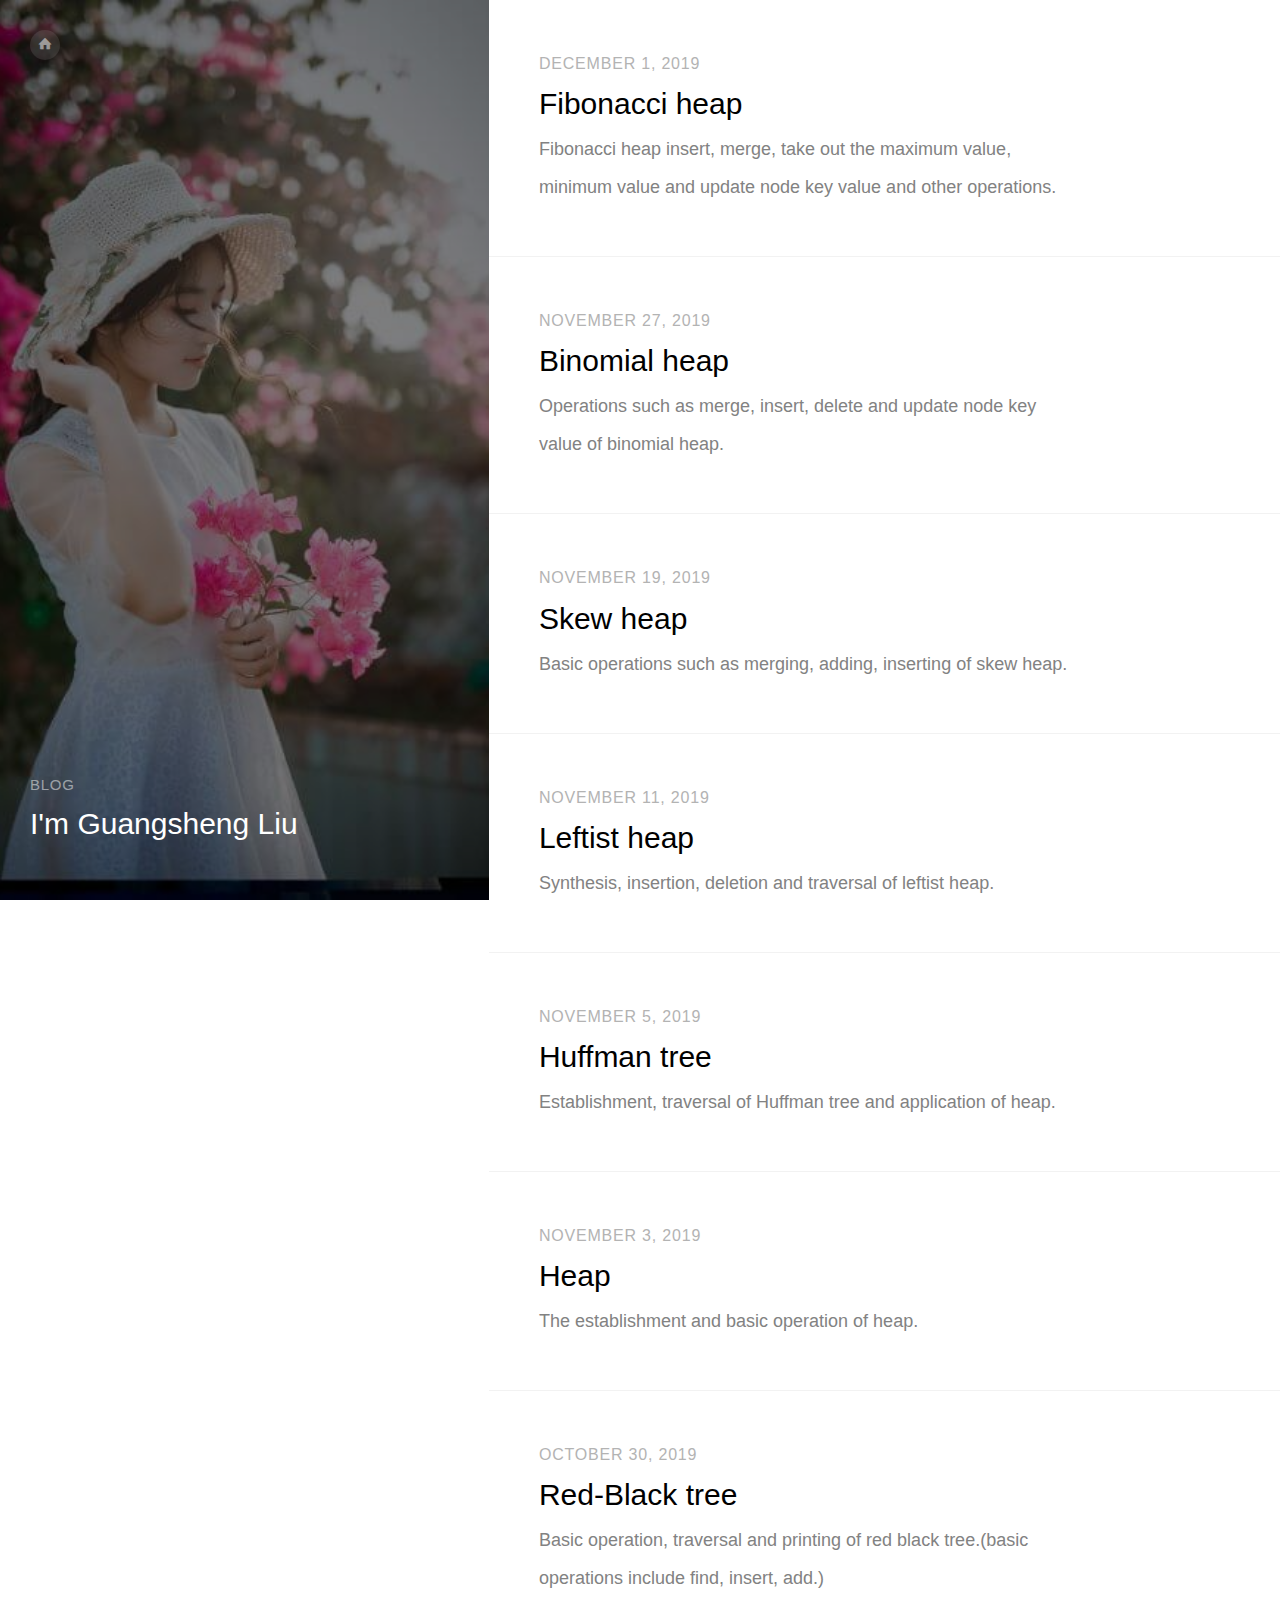
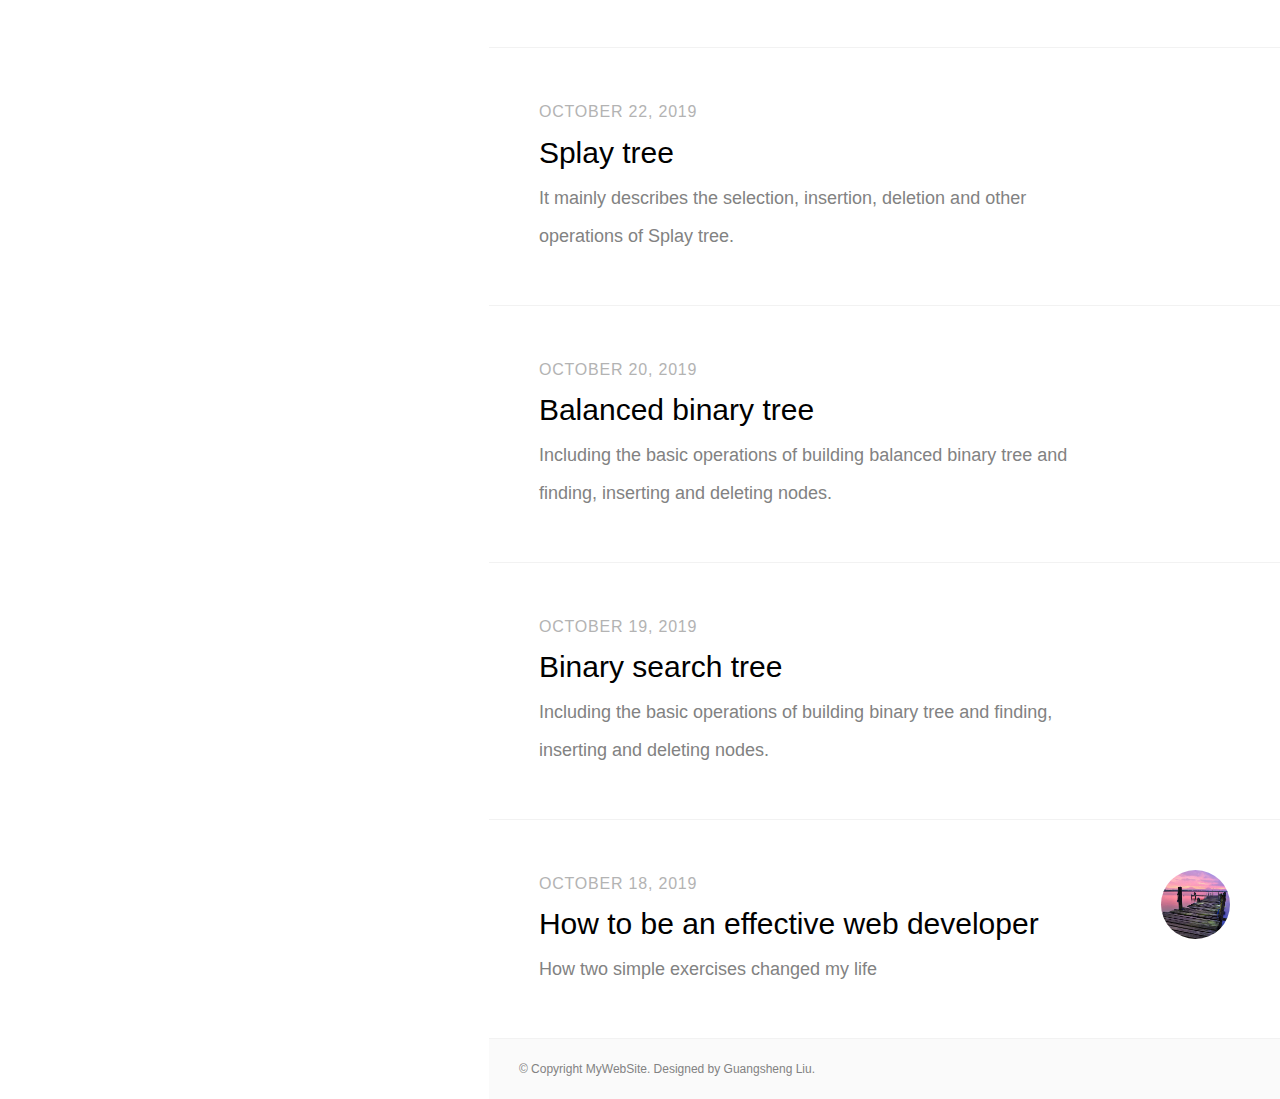
<file: blogindex.html>
<!DOCTYPE HTML>
<html>
	<head>
	<meta charset="utf-8">
	<meta http-equiv="X-UA-Compatible" content="IE=edge">
	<title>Blog</title>
	
  	<!-- Facebook and Twitter integration -->
	<meta name="Keywords" content="Blog,computer science" />
	<meta name="author" content="Guangsheng Liu" />

	<!-- Animate.css -->
	<link rel="stylesheet" href="css/animate.css">
	<!-- Icomoon Icon Fonts-->
	<link rel="stylesheet" href="css/icomoon.css">
	<!-- Bootstrap  -->
	<link rel="stylesheet" href="css/bootstrap.css">
	
	<!-- Theme style  -->
	<link rel="stylesheet" href="css/style.css">

	<!-- Modernizr JS -->
	<script src="js/modernizr-2.6.2.min.js"></script>
	<!-- FOR IE9 below -->
	<!--[if lt IE 9]>
	<script src="js/respond.min.js"></script>
	<![endif]-->

	</head>
	<body>
		
	<div class="fh5co-loader"></div>
	
	<div id="page">
		<div id="fh5co-aside" style="background-image: url(images/image_1.jpg)">
			<div class="overlay"></div>
			<nav role="navigation">
				<ul>
					<li><a href="blogindex.html"><i class="icon-home"></i></a></li>
				</ul>
			</nav>
			<div class="featured">
				<span>Blog</span>
				<h2>I'm Guangsheng Liu </a></h2>
			</div>
		</div>
		<div id="fh5co-main-content">
			<div class="fh5co-post">
				
				<div class="fh5co-entry padding">
					<div>
						<span class="fh5co-post-date">December 1, 2019</span>
						<h2><a href="Fibonacci heap.html">Fibonacci heap</a></h2>
						<p>Fibonacci heap insert, merge, take out the maximum value, minimum value and update node key value and other operations.</p>
					</div>
				</div>
				
				<div class="fh5co-entry padding">
					<div>
						<span class="fh5co-post-date">November 27, 2019</span>
						<h2><a href="Binomial heap.html">Binomial heap</a></h2>
						<p>Operations such as merge, insert, delete and update node key value of binomial heap.</p>
					</div>
				</div>
				
				<div class="fh5co-entry padding">
					<div>
						<span class="fh5co-post-date">November 19, 2019</span>
						<h2><a href="Skew heap.html">Skew heap</a></h2>
						<p>Basic operations such as merging, adding, inserting of skew heap.</p>
					</div>
				</div>
				
				<div class="fh5co-entry padding">
					<div>
						<span class="fh5co-post-date">November 11, 2019</span>
						<h2><a href="Leftist heap.html">Leftist heap</a></h2>
						<p>Synthesis, insertion, deletion and traversal of leftist heap.</p>
					</div>
				</div>
				
				<div class="fh5co-entry padding">
					<div>
						<span class="fh5co-post-date">November 5, 2019</span>
						<h2><a href="Huffman tree.html">Huffman tree</a></h2>
						<p>Establishment, traversal of Huffman tree and application of heap.</p>
					</div>
				</div>
				
				<div class="fh5co-entry padding">
					<div>
						<span class="fh5co-post-date">November 3, 2019</span>
						<h2><a href="Heap.html">Heap</a></h2>
						<p>The establishment and basic operation of heap.</p>
					</div>
				</div>
				
				<div class="fh5co-entry padding">
					<div>
						<span class="fh5co-post-date">October 30, 2019</span>
						<h2><a href="Red-Black tree.html">Red-Black tree</a></h2>
						<p>Basic operation, traversal and printing of red black tree.(basic operations include find, insert, add.)</p>
					</div>
				</div>
				
				<div class="fh5co-entry padding">
					<div>
						<span class="fh5co-post-date">October 22, 2019</span>
						<h2><a href="Splay tree.html">Splay tree</a></h2>
						<p>It mainly describes the selection, insertion, deletion and other operations of Splay tree.</p>
					</div>
				</div>
				
				<div class="fh5co-entry padding">
					<div>
						<span class="fh5co-post-date">October 20, 2019</span>
						<h2><a href="Balanced binary tree.html">Balanced binary tree</a></h2>
						<p>Including the basic operations of building balanced binary tree and finding, inserting and deleting nodes.</p>
					</div>
				</div>
				
				<div class="fh5co-entry padding">
					<div>
						<span class="fh5co-post-date">October 19, 2019</span>
						<h2><a href="Binary search tree.html">Binary search tree</a></h2>
						<p>Including the basic operations of building binary tree and finding, inserting and deleting nodes.</p>
					</div>
				</div>
				
				<div class="fh5co-entry padding">
					<img src="images/project_1.jpg" alt="Free HTML5 Bootstrap Template by FreeHTML5.co">
					<div>
						<span class="fh5co-post-date">October 18, 2019</span>
						<h2><a href="single.html">How to be an effective web developer</a></h2>
						<p>How two simple exercises changed my life</p>
					</div>
				</div>

				<footer>
					<div>
					&copy; Copyright MyWebSite. Designed by Guangsheng Liu.
					</div>
				</footer>
			</div>
		</div>
	</div>

	<div class="gototop js-top">
		<a href="#" class="js-gotop"><i class="icon-arrow-up"></i></a>
	</div>
	
	<!-- jQuery -->
	<script src="js/jquery.min.js"></script>
	<!-- jQuery Easing -->
	<script src="js/jquery.easing.1.3.js"></script>
	<!-- Bootstrap -->
	<script src="js/bootstrap.min.js"></script>
	<!-- Waypoints -->
	<script src="js/jquery.waypoints.min.js"></script>
	<!-- Stellar Parallax -->
	<script src="js/jquery.stellar.min.js"></script>
	<!-- Main -->
	<script src="js/main.js"></script>

	</body>
</html>
</file>
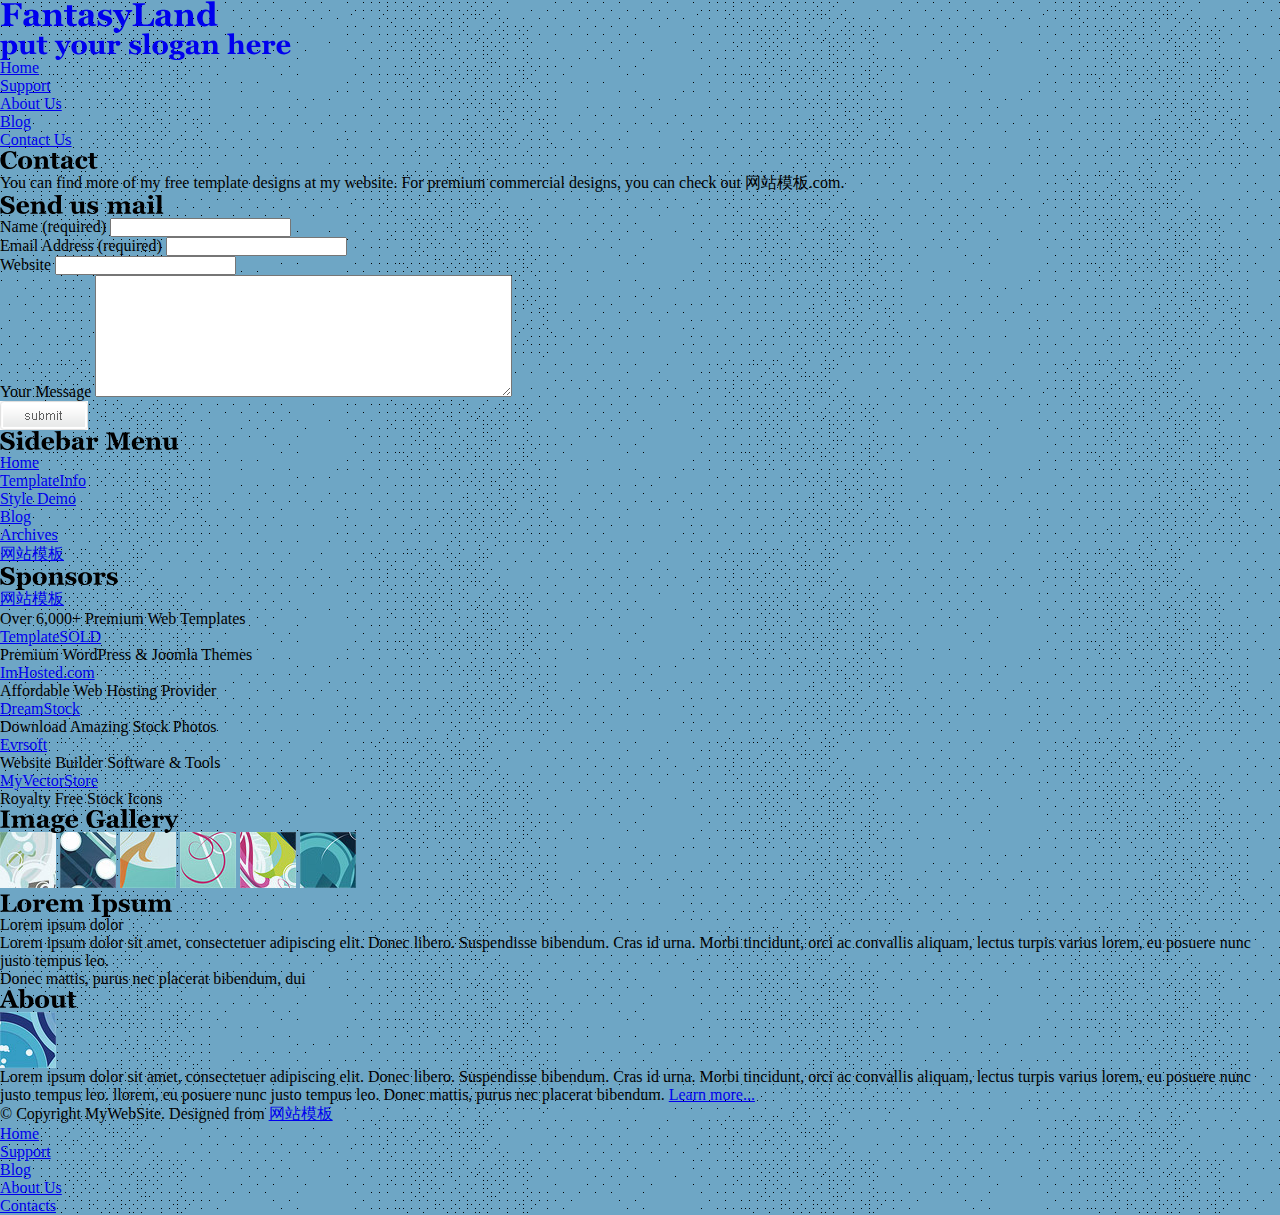
<file: contact.html>
<!DOCTYPE html PUBLIC "-//W3C//DTD XHTML 1.0 Transitional//EN" "http://www.w3.org/TR/xhtml1/DTD/xhtml1-transitional.dtd">
<!--
Design by http://www.cssmoban.com
Released for free under a Creative Commons Attribution 3.0 License
-->
<html xmlns="http://www.w3.org/1999/xhtml">
<head>
<title>Template</title>
<meta http-equiv="Content-Type" content="text/html; charset=UTF-8" />
<link href="style.css" rel="stylesheet" type="text/css" />
<!-- CuFon: Enables smooth pretty custom font rendering. 100% SEO friendly. To disable, remove this section -->
<script type="text/javascript" src="js/cufon-yui.js"></script>
<script type="text/javascript" src="js/georgia.js"></script>
<script type="text/javascript" src="js/cuf_run.js"></script>
<!-- CuFon ends -->
</head>
<body>
<div class="main">

  <div class="header">
    <div class="header_resize">
      <div class="logo"><h1><a href="index.html">FantasyLand<br /><small>put your slogan here</small></a></h1></div>
      <div class="menu_nav">
        <ul>
          <li><a href="index.html">Home</a></li>
          <li><a href="support.html">Support</a></li>
          <li><a href="about.html">About Us</a></li>
          <li><a href="blog.html">Blog</a></li>
          <li class="active"><a href="contact.html">Contact Us</a></li>
        </ul>
        <div class="clr"></div>
      </div>
      <div class="clr"></div>
    </div>
  </div>

  <div class="content">
    <div class="content_resize">
      <div class="mainbar">
        <div class="article">
          <h2><span>Contact</span></h2>
          <p>You can find more of my free template designs at my website. For premium commercial designs, you can check out 网站模板.com.</p>
        </div>
        <div class="article">
          <h2><span>Send us</span> mail</h2>
          <form action="#" method="post" id="sendemail">
          <ol><li>
            <label for="name">Name (required)</label>
            <input id="name" name="name" class="text" />
          </li><li>
            <label for="email">Email Address (required)</label>
            <input id="email" name="email" class="text" />
          </li><li>
            <label for="website">Website</label>
            <input id="website" name="website" class="text" />
          </li><li>
            <label for="message">Your Message</label>
            <textarea id="message" name="message" rows="8" cols="50"></textarea>
          </li><li>
            <input type="image" name="imageField" id="imageField" src="images/submit.gif" class="send" />
            <div class="clr"></div>
          </li></ol>
          </form>
        </div>
      </div>
      <div class="sidebar">
        <div class="gadget">
          <h2 class="star"><span>Sidebar</span> Menu</h2>
          <ul class="sb_menu">
            <li><a href="#">Home</a></li>
            <li><a href="#">TemplateInfo</a></li>
            <li><a href="#">Style Demo</a></li>
            <li><a href="#">Blog</a></li>
            <li><a href="#">Archives</a></li>
            <li><a href="http://www.cssmoban.com">网站模板</a></li>
          </ul>
        </div>
        <div class="gadget">
          <h2 class="star"><span>Sponsors</span></h2>
          <ul class="ex_menu">
            <li><a href="http://www.cssmoban.com" title="网站模板">网站模板</a><br />Over 6,000+ Premium Web Templates</li>
            <li><a href="#" title="WordPress Themes">TemplateSOLD</a><br />Premium WordPress &amp; Joomla Themes</li>
            <li><a href="http://www.imhosted.com" title="Affordable Hosting">ImHosted.com</a><br />Affordable Web Hosting Provider</li>
            <li><a href="http://www.dreamstock.com" title="Stock Photos">DreamStock</a><br />Download Amazing Stock Photos</li>
            <li><a href="http://www.evrsoft.com" title="Website Builder">Evrsoft</a><br />Website Builder Software &amp; Tools</li>
            <li><a href="http://www.myvectorstore.com" title="Stock Icons">MyVectorStore</a><br />Royalty Free Stock Icons</li>
          </ul>
        </div>
      </div>
      <div class="clr"></div>
    </div>
  </div>

  <div class="fbg">
    <div class="fbg_resize">
      <div class="col c1">
        <h2>Image Gallery</h2>
        <a href="#"><img src="images/pix1.jpg" width="56" height="56" alt="pix" /></a>
        <a href="#"><img src="images/pix2.jpg" width="56" height="56" alt="pix" /></a>
        <a href="#"><img src="images/pix3.jpg" width="56" height="56" alt="pix" /></a>
        <a href="#"><img src="images/pix4.jpg" width="56" height="56" alt="pix" /></a>
        <a href="#"><img src="images/pix5.jpg" width="56" height="56" alt="pix" /></a>
        <a href="#"><img src="images/pix6.jpg" width="56" height="56" alt="pix" /></a>
      </div>
      <div class="col c2">
        <h2>Lorem Ipsum</h2>
        <p>Lorem ipsum dolor<br />Lorem ipsum dolor sit amet, consectetuer adipiscing elit. Donec libero. Suspendisse bibendum. Cras id urna. Morbi tincidunt, orci ac convallis aliquam, lectus turpis varius lorem, eu posuere nunc justo tempus leo.<br />Donec mattis, purus nec placerat bibendum, dui</p>
      </div>
      <div class="col c3">
        <h2>About</h2>
        <img src="images/white.jpg" width="56" height="56" alt="pix" />
        <p>Lorem ipsum dolor sit amet, consectetuer adipiscing elit. Donec libero. Suspendisse bibendum. Cras id urna. Morbi tincidunt, orci ac convallis aliquam, lectus turpis varius lorem, eu posuere nunc justo tempus leo.  llorem, eu posuere nunc justo tempus leo. Donec mattis, purus nec placerat bibendum. <a href="#">Learn more...</a></p>
      </div>
      <div class="clr"></div>
    </div>
  </div>
  <div class="footer">
    <div class="footer_resize">
      <p class="lf">&copy; Copyright MyWebSite. Designed from <a href="http://www.cssmoban.com">网站模板</a></p>
      <ul class="fmenu">
        <li><a href="index.html">Home</a></li>
        <li><a href="support.html">Support</a></li>
        <li><a href="blog.html">Blog</a></li>
        <li><a href="about.html">About Us</a></li>
        <li class="active"><a href="contact.html">Contacts</a></li>
      </ul>
      <div class="clr"></div>
    </div>
  </div>
</div>
</body>
</html>
</file>
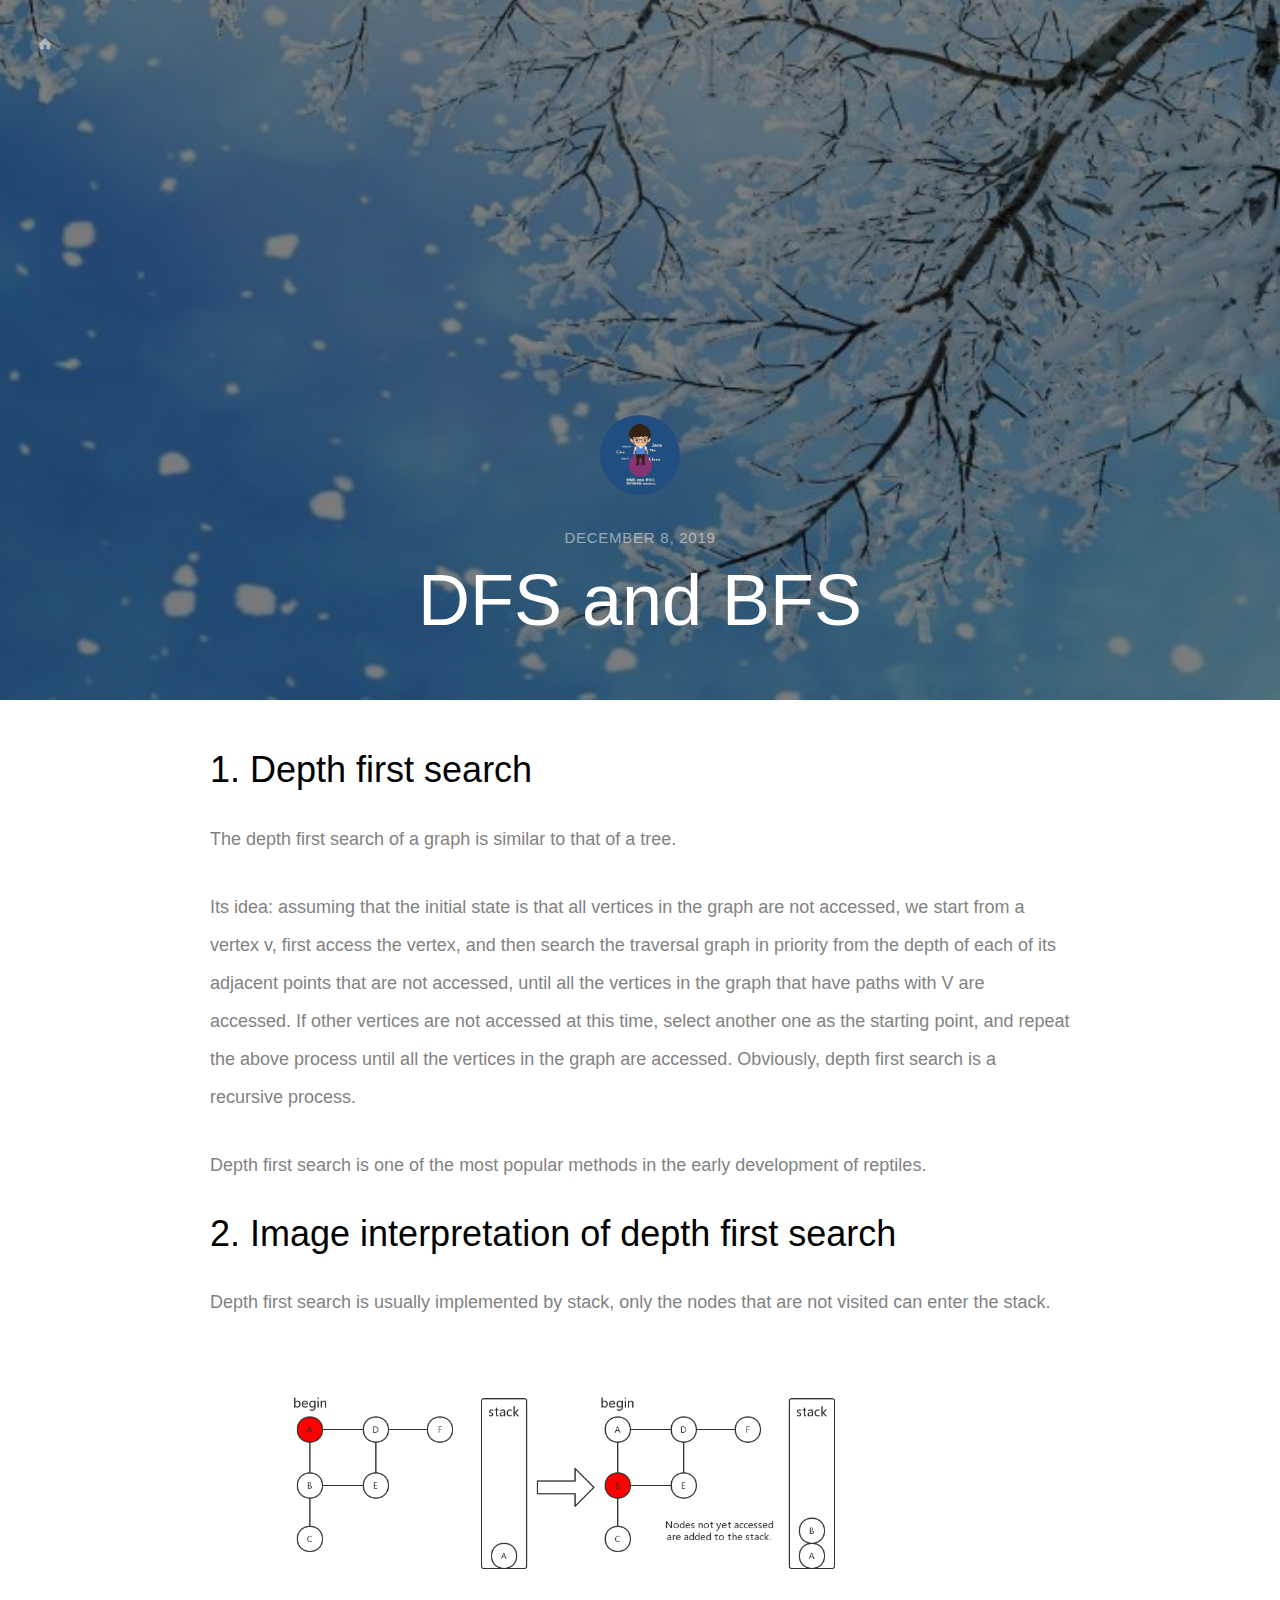
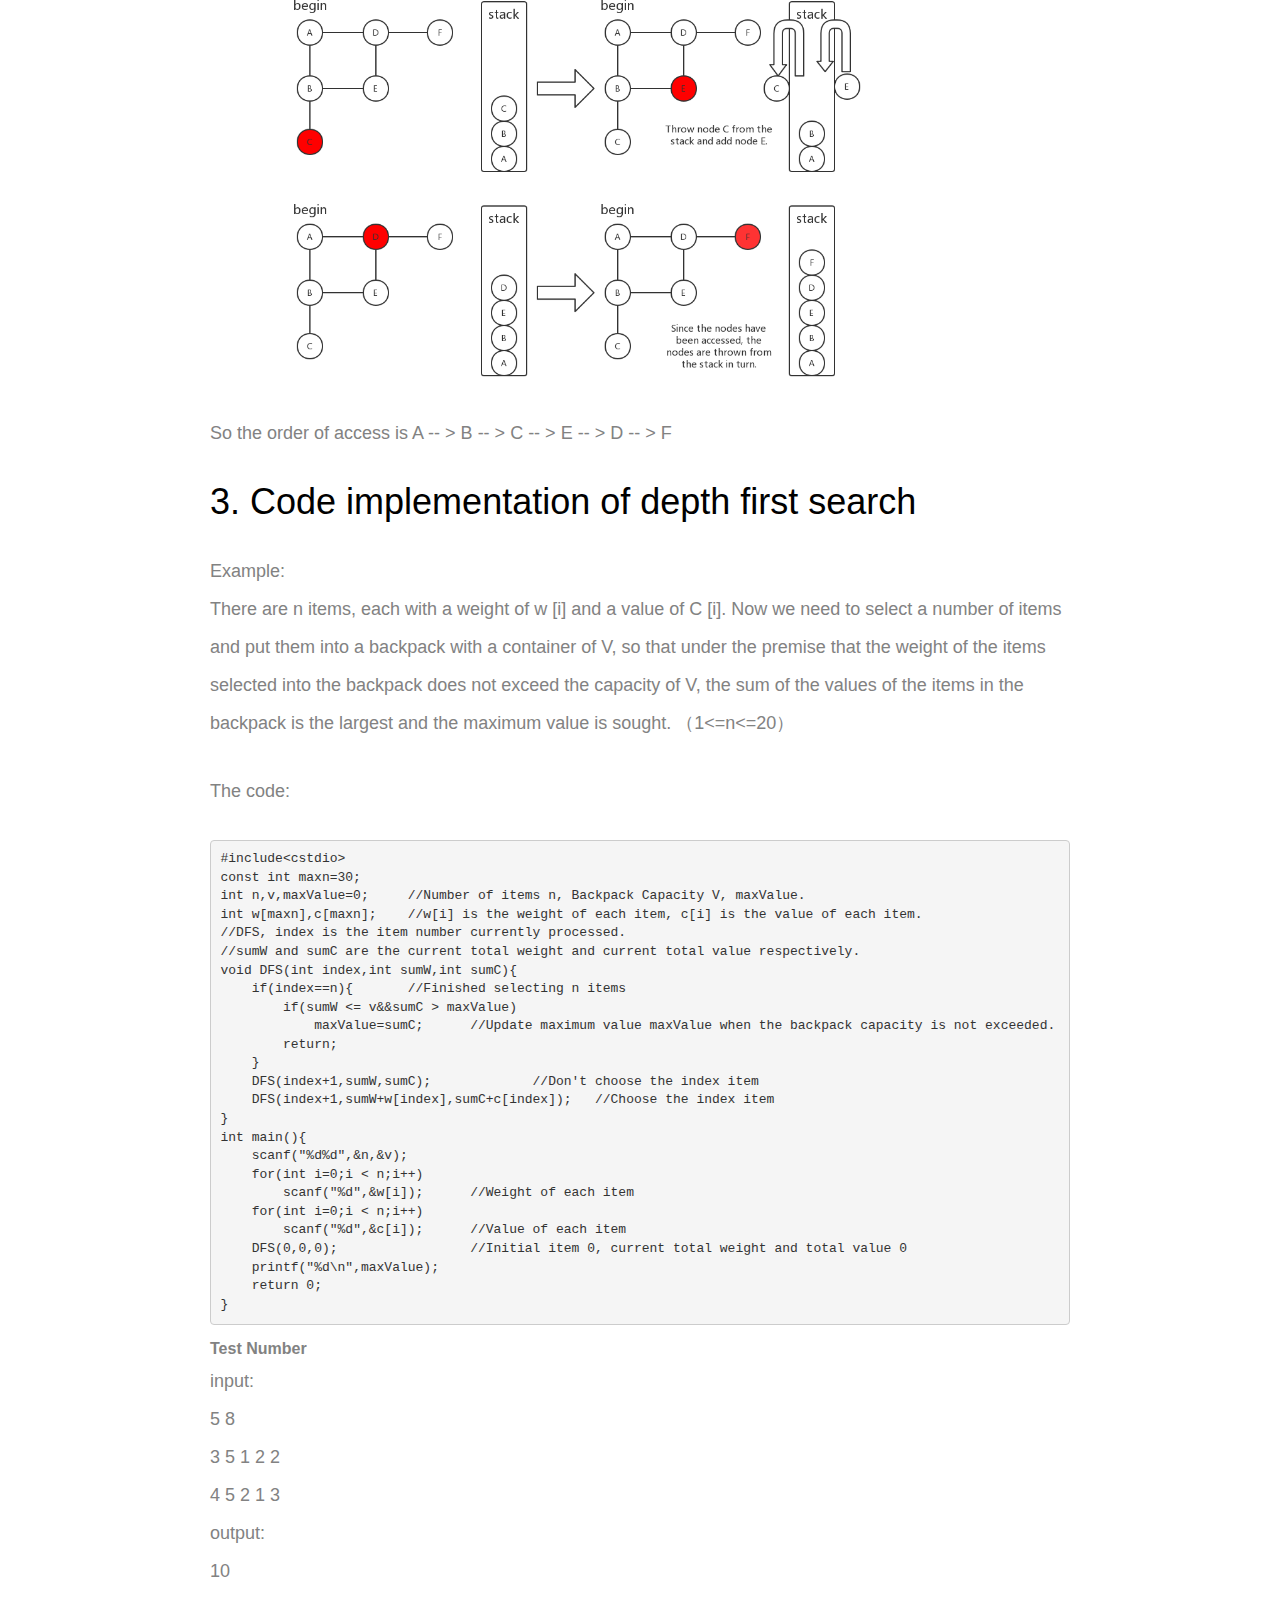
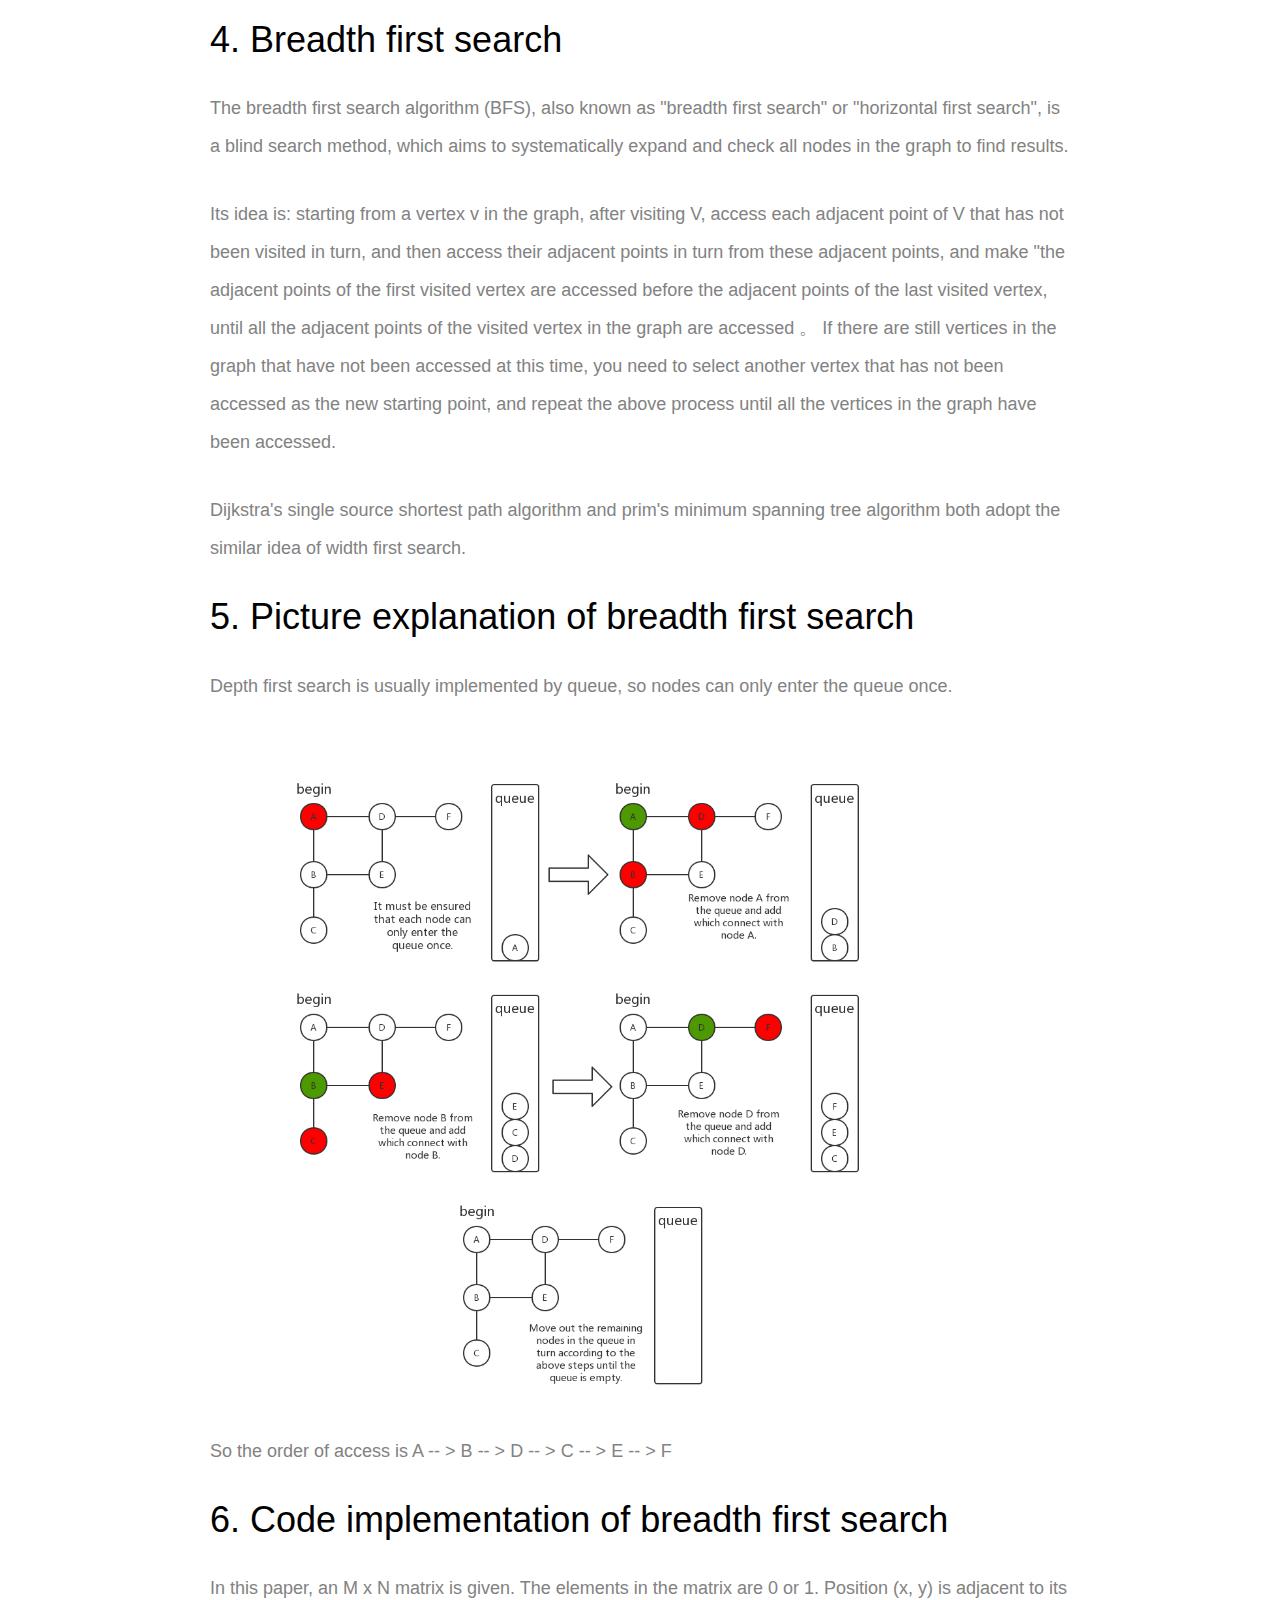
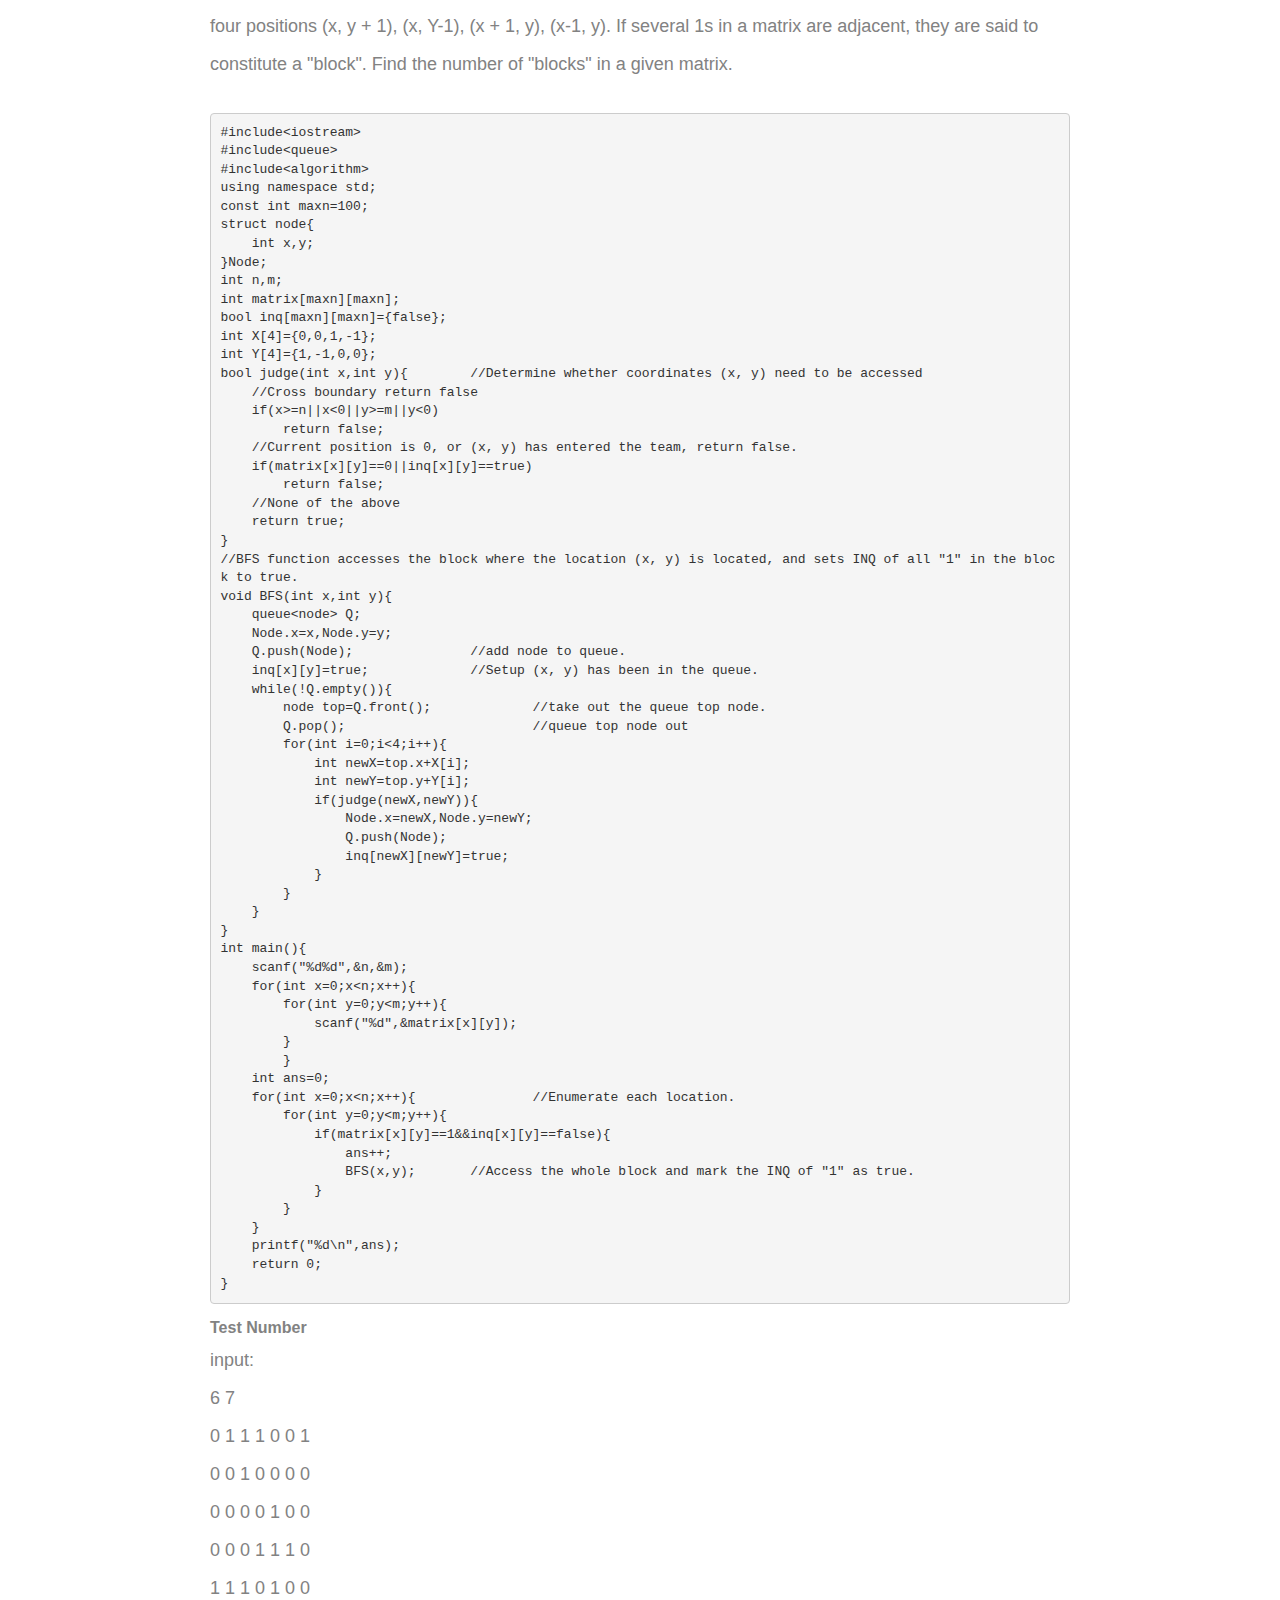
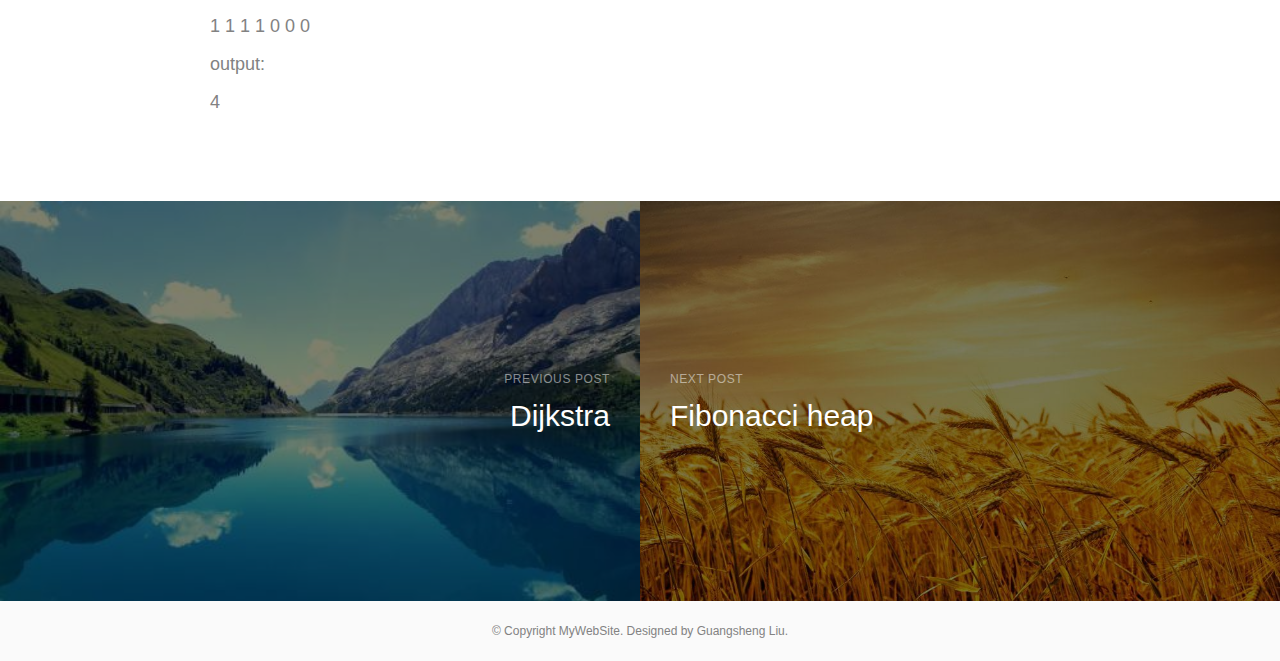
<file: DFS and BFS.html>
<!DOCTYPE HTML>
<html>
	<head>
		<meta charset="utf-8">
		<meta http-equiv="X-UA-Compatible" content="IE=edge">
		<title>DFS and BFS</title>
		<meta name="viewport" content="width=device-width, initial-scale=1">
		<meta name="keywords" content="highly balanced binary search tree" />
		<meta name="author" content="Guangsheng Liu" />

		<!-- Animate.css -->
		<link rel="stylesheet" href="css/animate.css">
		<!-- Icomoon Icon Fonts-->
		<link rel="stylesheet" href="css/icomoon.css">
		<!-- Bootstrap  -->
		<link rel="stylesheet" href="css/bootstrap.css">

		<!-- Theme style  -->
		<link rel="stylesheet" href="css/style.css">

		<!-- Modernizr JS -->
		<script src="js/modernizr-2.6.2.min.js"></script>
		<!-- FOR IE9 below -->
		<!--[if lt IE 9]>
	<script src="js/respond.min.js"></script>
	<![endif]-->

	</head>
	<body class="single">

		<div class="fh5co-loader"></div>

		<div id="page">
			<div id="fh5co-aside" style="background-image: url(images/image_2.jpg)" data-stellar-background-ratio="0.5">
				<div class="overlay"></div>
				<nav role="navigation">
					<ul>
						<li><a href="index.html"><i class="icon-home"></i></a></li>
					</ul>
				</nav>
				<div class="page-title">
					<img src="images/person_1.jpg" alt="Free HTML5 by FreeHTMl5.co">
					<span>December 8, 2019</span>
					<h2>DFS and BFS</h2>
				</div>
			</div>
			<div id="fh5co-main-content">
				<div class="fh5co-post">
					<div class="fh5co-entry padding">
						<h1>1. Depth first search</h1>
						<p>The depth first search of a graph is similar to that of a tree.</p>
						<p>Its idea: assuming that the initial state is that all vertices in the graph are not accessed, we start from a
							vertex v, first access the vertex, and then search the traversal graph in priority from the depth of each of its
							adjacent points that are not accessed, until all the vertices in the graph that have paths with V are accessed.
							If other vertices are not accessed at this time, select another one as the starting point, and repeat the above
							process until all the vertices in the graph are accessed. Obviously, depth first search is a recursive process.</p>
						<p>Depth first search is one of the most popular methods in the early development of reptiles.</p>
						<h1>2. Image interpretation of depth first search</h1>
						<p>Depth first search is usually implemented by stack, only the nodes that are not visited can enter the stack.</p>
						<div><img src="images/DFS and BFS picture/DFS.jpg" width="80%" height="80%" /></div>
						<p>So the order of access is A -- &gt; B -- &gt; C -- &gt; E -- &gt; D -- &gt; F</p>
						<h1>3. Code implementation of depth first search</h1>
						<p>Example:</br>
							There are n items, each with a weight of w [i] and a value of C [i]. Now we need to select a number of items and
							put them into a backpack with a container of V, so that under the premise that the weight of the items selected
							into the backpack does not exceed the capacity of V, the sum of the values of the items in the backpack is the
							largest and the maximum value is sought. （1<=n<=20）</p> <p>The code:</p>
						<pre><code>#include&lt;cstdio&gt;
const int maxn=30;
int n,v,maxValue=0;	//Number of items n, Backpack Capacity V, maxValue.
int w[maxn],c[maxn];	//w[i] is the weight of each item, c[i] is the value of each item.
//DFS, index is the item number currently processed.
//sumW and sumC are the current total weight and current total value respectively.
void DFS(int index,int sumW,int sumC){
    if(index==n){	//Finished selecting n items
        if(sumW <= v&&sumC > maxValue)
            maxValue=sumC;	//Update maximum value maxValue when the backpack capacity is not exceeded.
        return;
    }
    DFS(index+1,sumW,sumC);		//Don't choose the index item
    DFS(index+1,sumW+w[index],sumC+c[index]); 	//Choose the index item
} 
int main(){
    scanf("%d%d",&n,&v);
    for(int i=0;i &lt; n;i++) 
        scanf("%d",&w[i]);	//Weight of each item
    for(int i=0;i &lt; n;i++)
        scanf("%d",&c[i]);	//Value of each item
    DFS(0,0,0);			//Initial item 0, current total weight and total value 0
    printf("%d\n",maxValue);
    return 0;
}</code></pre>
						<strong>Test Number</strong>
						<p>input:</br>5 8</br>
							3 5 1 2 2</br>
							4 5 2 1 3</br>
							output:</br>10</p>
						<h1>4. Breadth first search</h1>
						<p>The breadth first search algorithm (BFS), also known as &quot;breadth first search&quot; or &quot;horizontal
							first search&quot;, is a blind search method, which aims to systematically expand and check all nodes in the
							graph to find results.</p>
						<p>Its idea is: starting from a vertex v in the graph, after visiting V, access each adjacent point of V that has
							not been visited in turn, and then access their adjacent points in turn from these adjacent points, and make
							&quot;the adjacent points of the first visited vertex are accessed before the adjacent points of the last
							visited vertex, until all the adjacent points of the visited vertex in the graph are accessed 。 If there are
							still vertices in the graph that have not been accessed at this time, you need to select another vertex that has
							not been accessed as the new starting point, and repeat the above process until all the vertices in the graph
							have been accessed.</p>
						<p>Dijkstra&#39;s single source shortest path algorithm and prim&#39;s minimum spanning tree algorithm both adopt
							the similar idea of width first search.</p>
						<h1>5. Picture explanation of breadth first search</h1>
						<p>Depth first search is usually implemented by queue, so nodes can only enter the queue once.</p>
						<div><img src="images/DFS and BFS picture/BFS.jpg" width="80%" height="80%" /></div>
						<p>So the order of access is A -- &gt; B -- &gt; D -- &gt; C -- &gt; E -- &gt; F</p>
						<h1>6. Code implementation of breadth first search</h1>
						<p>In this paper, an M x N matrix is given. The elements in the matrix are 0 or 1. Position (x, y) is adjacent to
							its four positions (x, y + 1), (x, Y-1), (x + 1, y), (x-1, y). If several 1s in a matrix are adjacent, they are
							said to constitute a "block". Find the number of "blocks" in a given matrix.</p>
						<pre><code>#include&lt;iostream&gt;
#include&lt;queue&gt;
#include&lt;algorithm&gt;
using namespace std;
const int maxn=100;
struct node{
    int x,y;	
}Node; 
int n,m;
int matrix[maxn][maxn];
bool inq[maxn][maxn]={false};
int X[4]={0,0,1,-1};
int Y[4]={1,-1,0,0};
bool judge(int x,int y){	//Determine whether coordinates (x, y) need to be accessed
    //Cross boundary return false
    if(x>=n||x&lt;0||y>=m||y&lt;0)
        return false;
    //Current position is 0, or (x, y) has entered the team, return false.
    if(matrix[x][y]==0||inq[x][y]==true)
        return false;
    //None of the above
    return true; 
} 
//BFS function accesses the block where the location (x, y) is located, and sets INQ of all "1" in the block to true.
void BFS(int x,int y){
    queue&lt;node&gt; Q;		
    Node.x=x,Node.y=y;		
    Q.push(Node);		//add node to queue.
    inq[x][y]=true;		//Setup (x, y) has been in the queue.
    while(!Q.empty()){
        node top=Q.front();		//take out the queue top node. 
        Q.pop();			//queue top node out
        for(int i=0;i&lt;4;i++){
            int newX=top.x+X[i];
            int newY=top.y+Y[i];
            if(judge(newX,newY)){
                Node.x=newX,Node.y=newY;	
                Q.push(Node);			 
                inq[newX][newY]=true; 		
            } 
        }
    } 
} 
int main(){
    scanf("%d%d",&n,&m);
    for(int x=0;x&lt;n;x++){
        for(int y=0;y&lt;m;y++){
            scanf("%d",&matrix[x][y]);
        }
	}
    int ans=0;		 
    for(int x=0;x&lt;n;x++){		//Enumerate each location. 
        for(int y=0;y&lt;m;y++){
            if(matrix[x][y]==1&&inq[x][y]==false){
                ans++;
                BFS(x,y);	//Access the whole block and mark the INQ of "1" as true.
            } 
        }
    }
    printf("%d\n",ans);
    return 0; 
}</code></pre>
					<strong>Test Number</strong>
					<p>input:</br>6 7</br>
						0 1 1 1 0 0 1</br>
						0 0 1 0 0 0 0</br>
						0 0 0 0 1 0 0</br>
						0 0 0 1 1 1 0</br>
						1 1 1 0 1 0 0</br>
						1 1 1 1 0 0 0</br>
						output:</br>4</p>
					</div>
				</div>
			</div>
		</div>

		<div class="fh5co-navigation">
			<div class="fh5co-cover prev fh5co-cover-sm" style="background-image: url(images/project_2.jpg)">
				<div class="overlay"></div>

				<a class="copy" href="Dijkstra.html">
					<div class="display-t">
						<div class="display-tc">
							<div>
								<span>Previous Post</span>
								<h2>Dijkstra</h2>
							</div>
						</div>
					</div>
				</a>

			</div>
			<div class="fh5co-cover next fh5co-cover-sm" style="background-image: url(images/project_3.jpg)">
				<div class="overlay"></div>
				<a class="copy" href="Fibonacci heap.html">
					<div class="display-t">
						<div class="display-tc">
							<div>
								<span>Next Post</span>
								<h2>Fibonacci heap</h2>
							</div>
						</div>
					</div>
				</a>

			</div>
		</div>

		<footer>
			<div>
				&copy; Copyright MyWebSite. Designed by Guangsheng Liu.
			</div>
		</footer>

		<div class="gototop js-top">
			<a href="#" class="js-gotop"><i class="icon-arrow-up"></i></a>
		</div>

		<!-- jQuery -->
		<script src="js/jquery.min.js"></script>
		<!-- jQuery Easing -->
		<script src="js/jquery.easing.1.3.js"></script>
		<!-- Bootstrap -->
		<script src="js/bootstrap.min.js"></script>
		<!-- Waypoints -->
		<script src="js/jquery.waypoints.min.js"></script>
		<!-- Stellar Parallax -->
		<script src="js/jquery.stellar.min.js"></script>
		<!-- Main -->
		<script src="js/main.js"></script>

	</body>
</html>
</file>
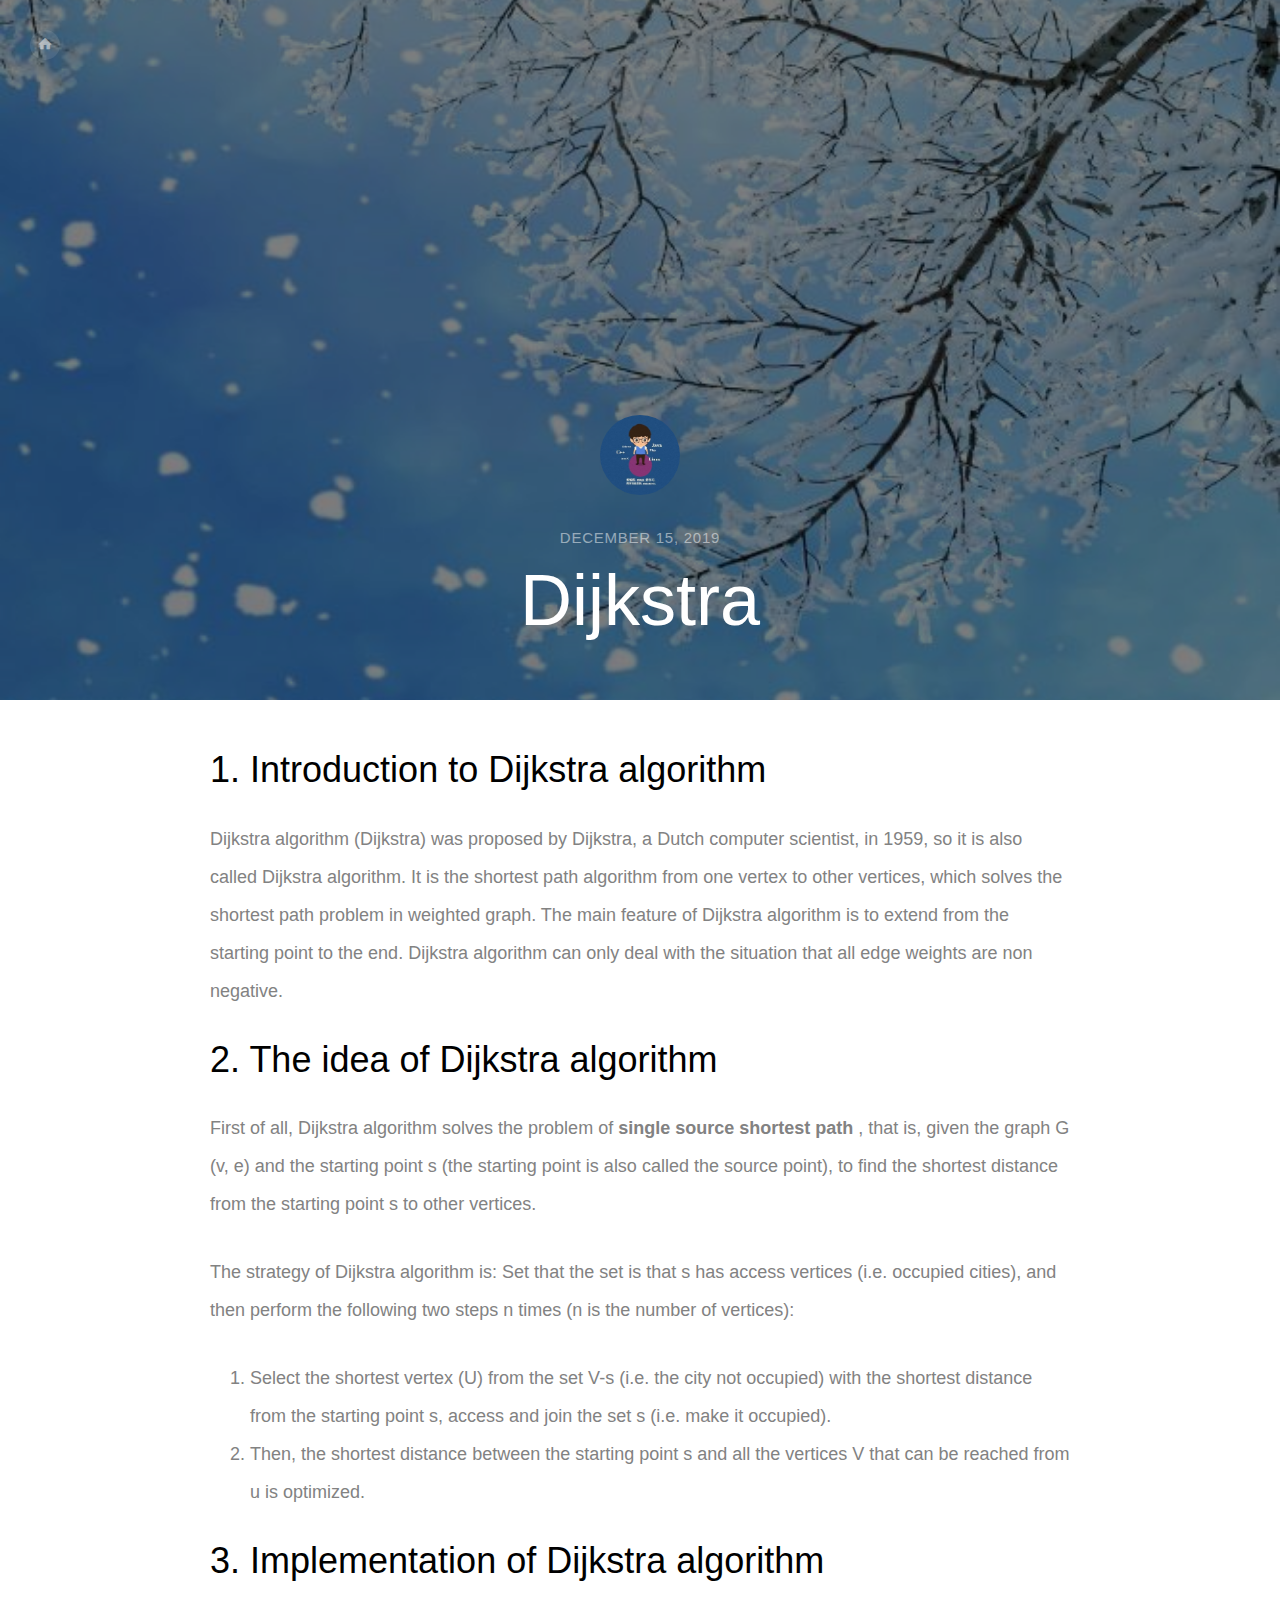
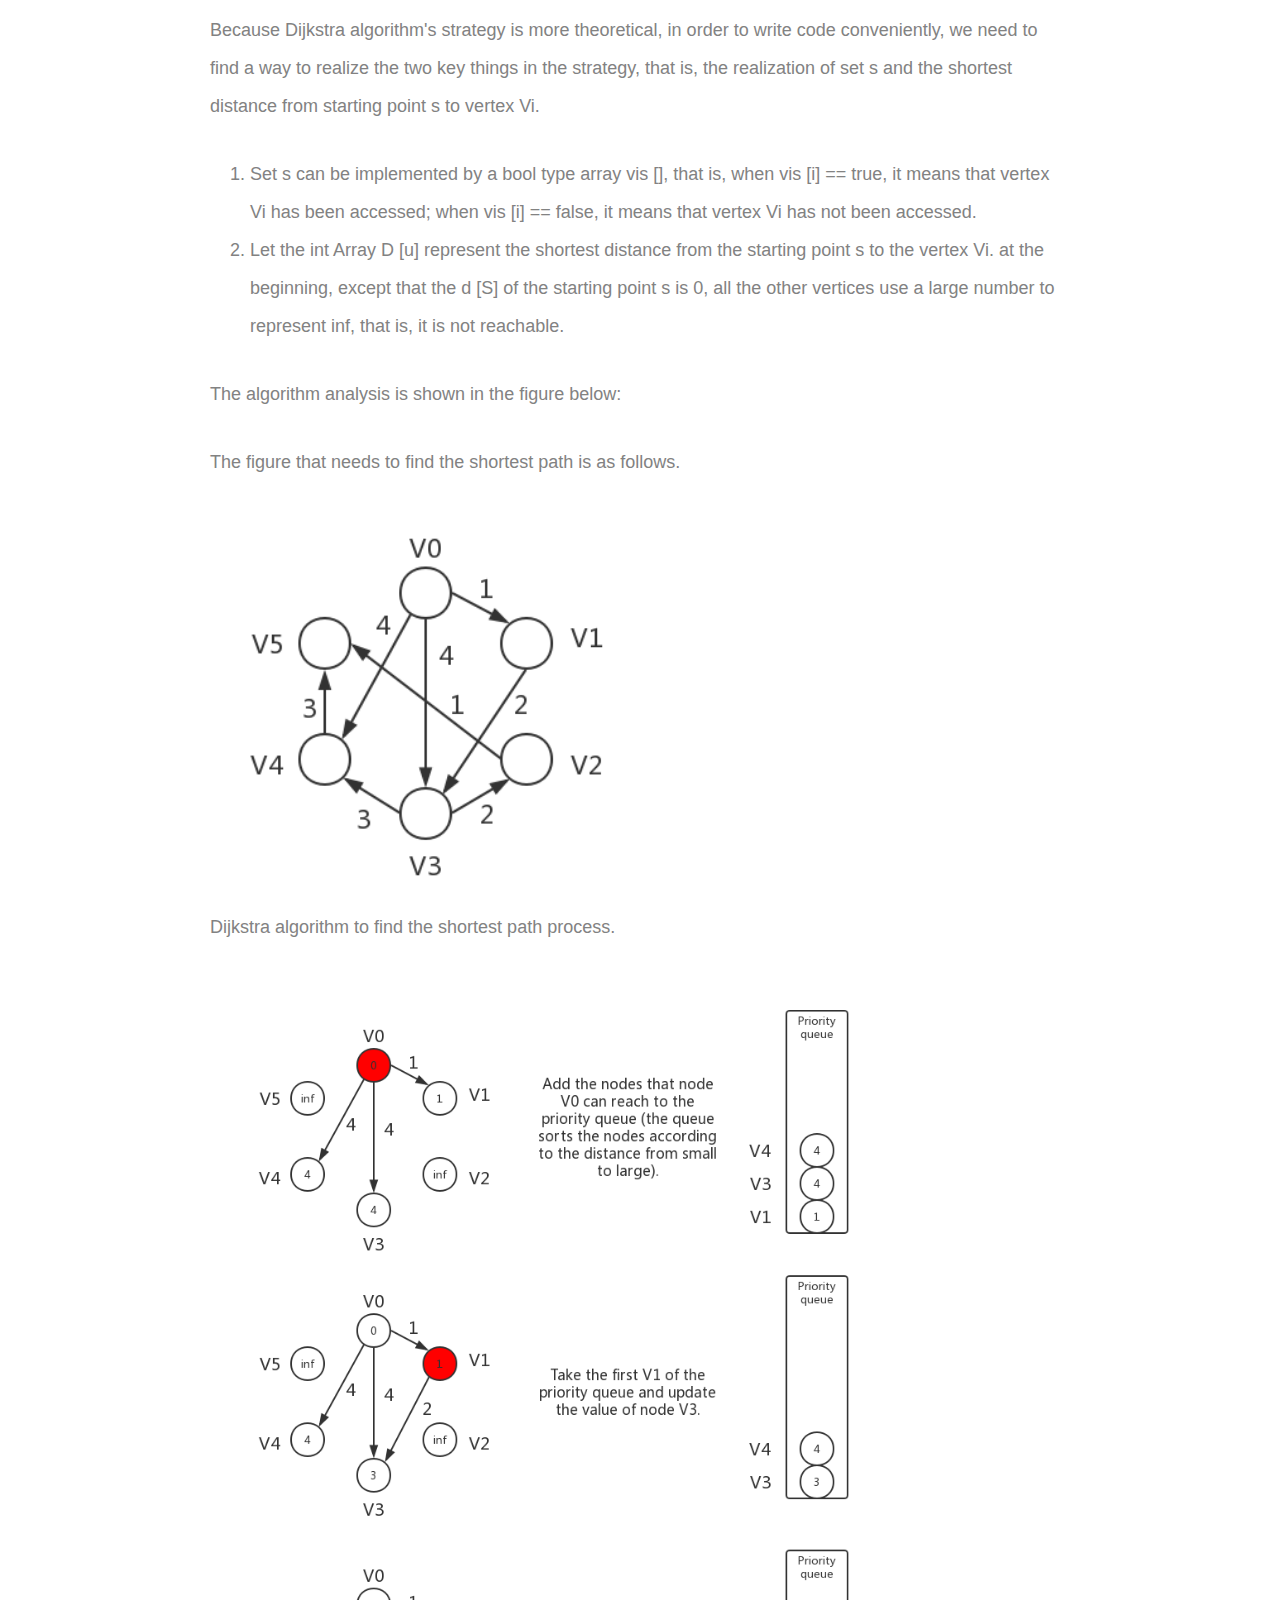
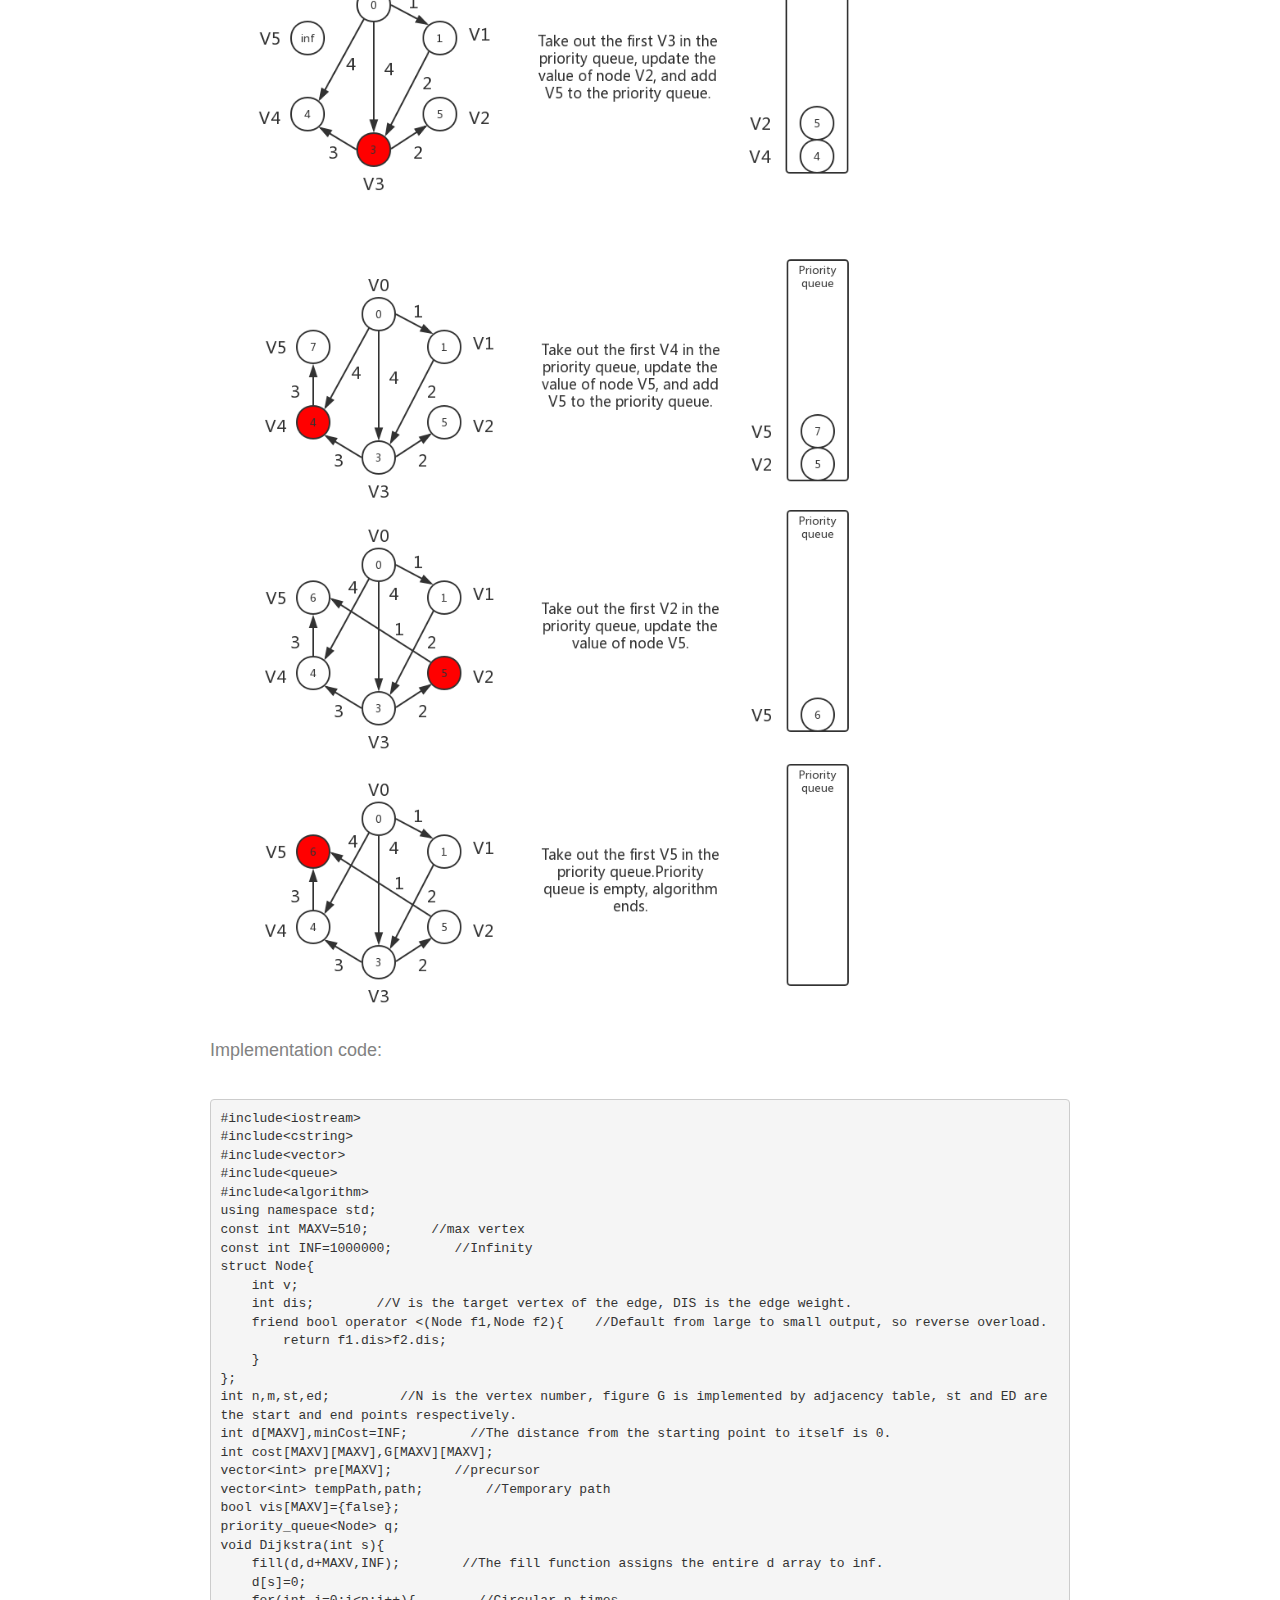
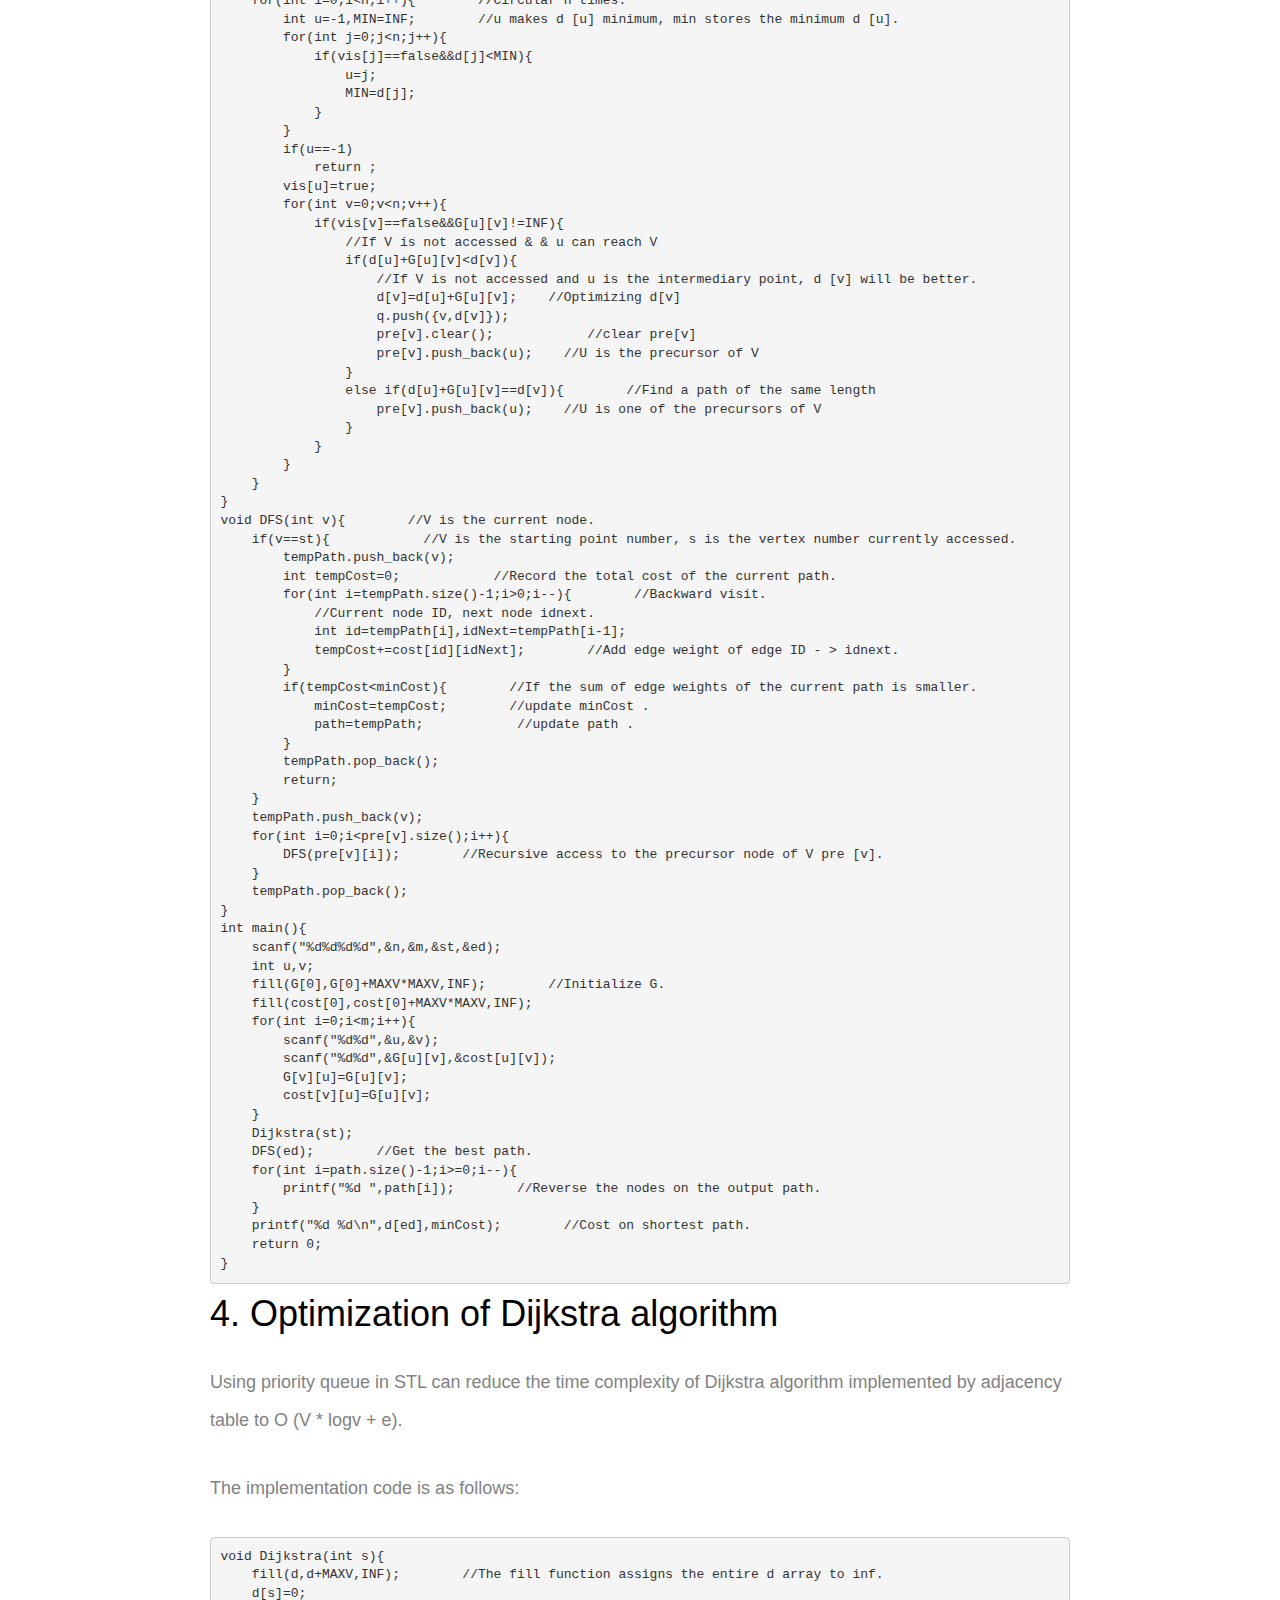
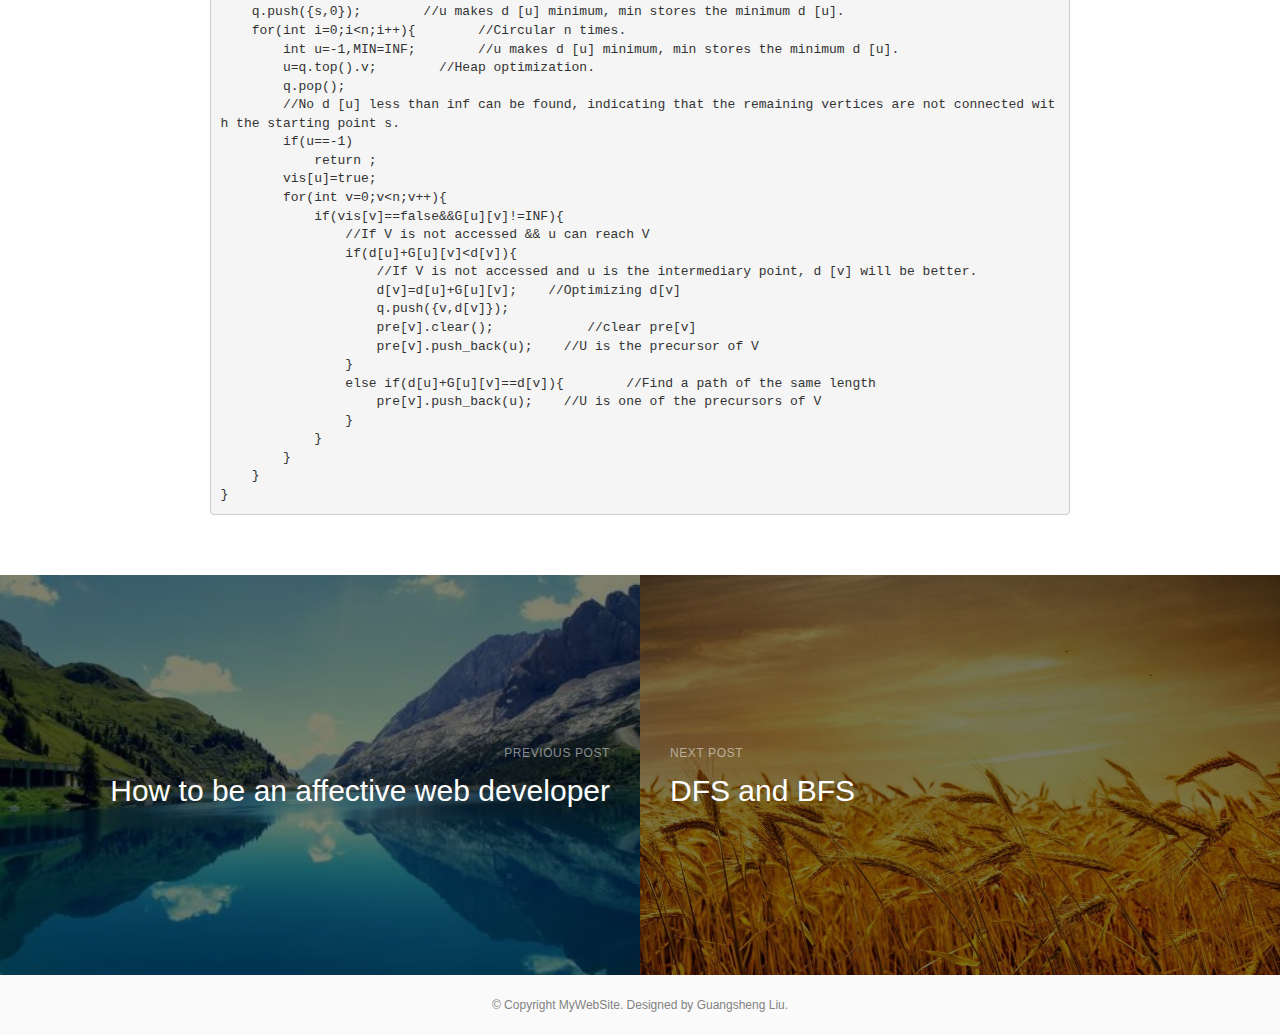
<file: Dijkstra.html>
<!DOCTYPE HTML>
<html>
	<head>
		<meta charset="utf-8">
		<meta http-equiv="X-UA-Compatible" content="IE=edge">
		<title>Dijkstra</title>
		<meta name="viewport" content="width=device-width, initial-scale=1">
		<meta name="keywords" content="highly balanced binary search tree" />
		<meta name="author" content="Guangsheng Liu" />

		<!-- Animate.css -->
		<link rel="stylesheet" href="css/animate.css">
		<!-- Icomoon Icon Fonts-->
		<link rel="stylesheet" href="css/icomoon.css">
		<!-- Bootstrap  -->
		<link rel="stylesheet" href="css/bootstrap.css">

		<!-- Theme style  -->
		<link rel="stylesheet" href="css/style.css">

		<!-- Modernizr JS -->
		<script src="js/modernizr-2.6.2.min.js"></script>
		<!-- FOR IE9 below -->
		<!--[if lt IE 9]>
    <script src="js/respond.min.js"></script>
    <![endif]-->

	</head>
	<body class="single">

		<div class="fh5co-loader"></div>

		<div id="page">
			<div id="fh5co-aside" style="background-image: url(images/image_2.jpg)" data-stellar-background-ratio="0.5">
				<div class="overlay"></div>
				<nav role="navigation">
					<ul>
						<li><a href="index.html"><i class="icon-home"></i></a></li>
					</ul>
				</nav>
				<div class="page-title">
					<img src="images/person_1.jpg" alt="Free HTML5 by FreeHTMl5.co">
					<span>December 15, 2019</span>
					<h2>Dijkstra</h2>
				</div>
			</div>
			<div id="fh5co-main-content">
				<div class="fh5co-post">
					<div class="fh5co-entry padding">
						<h1>1. Introduction to Dijkstra algorithm</h1>
						<p>Dijkstra algorithm (Dijkstra) was proposed by Dijkstra, a Dutch computer scientist, in 1959, so it is also
							called Dijkstra algorithm. It is the shortest path algorithm from one vertex to other vertices, which solves the
							shortest path problem in weighted graph. The main feature of Dijkstra algorithm is to extend from the starting
							point to the end. Dijkstra algorithm can only deal with the situation that all edge weights are non negative.</p>
						<h1>2. The idea of Dijkstra algorithm</h1>
						<p>First of all, Dijkstra algorithm solves the problem of <strong> single source shortest path </strong>, that
							is, given the graph G (v, e) and the starting point s (the starting point is also called the source point), to
							find the shortest distance from the starting point s to other vertices.</p>
						<p>The strategy of Dijkstra algorithm is:
							Set that the set is that s has access vertices (i.e. occupied cities), and then perform the following two steps
							n times (n is the number of vertices):</p>
						<ol>
							<li>Select the shortest vertex (U) from the set V-s (i.e. the city not occupied) with the shortest distance from
								the starting point s, access and join the set s (i.e. make it occupied).</li>
							<li>Then, the shortest distance between the starting point s and all the vertices V that can be reached from u
								is optimized.</li>
						</ol>
						<h1>3. Implementation of Dijkstra algorithm</h1>
						<p>Because Dijkstra algorithm&#39;s strategy is more theoretical, in order to write code conveniently, we need to
							find a way to realize the two key things in the strategy, that is, the realization of set s and the shortest
							distance from starting point s to vertex Vi.</p>
						<ol>
							<li>Set s can be implemented by a bool type array vis [], that is, when vis [i] == true, it means that vertex
								Vi has been accessed; when vis [i] == false, it means that vertex Vi has not been accessed.</li>
							<li>Let the int Array D [u] represent the shortest distance from the starting point s to the vertex Vi. at the
								beginning, except that the d [S] of the starting point s is 0, all the other vertices use a large number to
								represent inf, that is, it is not reachable.</li>
						</ol>
						<p>The algorithm analysis is shown in the figure below:</p>
						<p>The figure that needs to find the shortest path is as follows.</p>
						<div><img src="images/Dijkstra picture/1.jpg" width="50%" height="50%" /></div>
						<p>Dijkstra algorithm to find the shortest path process.</p>
						<div><img src="images/Dijkstra picture/2.jpg" width="80%" height="80%" /></div>
						<div><img src="images/Dijkstra picture/3.jpg" width="80%" height="80%" /></div>
						<p>Implementation code:</p>
						<pre><code>#include&lt;iostream&gt;
#include&lt;cstring&gt;
#include&lt;vector&gt;
#include&lt;queue&gt;
#include&lt;algorithm&gt;
using namespace std;
const int MAXV=510;        //max vertex 
const int INF=1000000;        //Infinity
struct Node{
    int v;
    int dis;        //V is the target vertex of the edge, DIS is the edge weight.
    friend bool operator <(Node f1,Node f2){    //Default from large to small output, so reverse overload.
        return f1.dis>f2.dis;
    }
}; 
int n,m,st,ed;         //N is the vertex number, figure G is implemented by adjacency table, st and ED are the start and end points respectively.
int d[MAXV],minCost=INF;        //The distance from the starting point to itself is 0.
int cost[MAXV][MAXV],G[MAXV][MAXV];
vector&lt;int&gt; pre[MAXV];        //precursor
vector&lt;int&gt; tempPath,path;        //Temporary path
bool vis[MAXV]={false};
priority_queue&lt;Node&gt; q; 
void Dijkstra(int s){
    fill(d,d+MAXV,INF);        //The fill function assigns the entire d array to inf.
    d[s]=0;
    for(int i=0;i&lt;n;i++){        //Circular n times.
        int u=-1,MIN=INF;        //u makes d [u] minimum, min stores the minimum d [u].
        for(int j=0;j&lt;n;j++){
            if(vis[j]==false&&d[j]&lt;MIN){
                u=j;
                MIN=d[j];
            }
        }
        if(u==-1)
            return ;
        vis[u]=true;
        for(int v=0;v&lt;n;v++){
            if(vis[v]==false&&G[u][v]!=INF){
                //If V is not accessed & & u can reach V
                if(d[u]+G[u][v]&lt;d[v]){
                    //If V is not accessed and u is the intermediary point, d [v] will be better.
                    d[v]=d[u]+G[u][v];    //Optimizing d[v]
                    q.push({v,d[v]});
                    pre[v].clear();            //clear pre[v] 
                    pre[v].push_back(u);    //U is the precursor of V 
                }
                else if(d[u]+G[u][v]==d[v]){        //Find a path of the same length
                    pre[v].push_back(u);    //U is one of the precursors of V
                }
            }
        }
    }
} 
void DFS(int v){        //V is the current node.
    if(v==st){            //V is the starting point number, s is the vertex number currently accessed.
        tempPath.push_back(v);
        int tempCost=0;            //Record the total cost of the current path.
        for(int i=tempPath.size()-1;i>0;i--){        //Backward visit.
            //Current node ID, next node idnext.
            int id=tempPath[i],idNext=tempPath[i-1];
            tempCost+=cost[id][idNext];        //Add edge weight of edge ID - > idnext.
        }
        if(tempCost&lt;minCost){        //If the sum of edge weights of the current path is smaller.
            minCost=tempCost;        //update minCost .
            path=tempPath;            //update path .
        } 
        tempPath.pop_back();
        return;
    }
    tempPath.push_back(v);
    for(int i=0;i&lt;pre[v].size();i++){
        DFS(pre[v][i]);        //Recursive access to the precursor node of V pre [v].    
    }
    tempPath.pop_back();
}
int main(){
    scanf("%d%d%d%d",&n,&m,&st,&ed);
    int u,v;
    fill(G[0],G[0]+MAXV*MAXV,INF);        //Initialize G.
    fill(cost[0],cost[0]+MAXV*MAXV,INF);
    for(int i=0;i&lt;m;i++){
        scanf("%d%d",&u,&v);
        scanf("%d%d",&G[u][v],&cost[u][v]);
        G[v][u]=G[u][v];
        cost[v][u]=G[u][v];
    } 
    Dijkstra(st);         
    DFS(ed);        //Get the best path.
    for(int i=path.size()-1;i>=0;i--){
        printf("%d ",path[i]);        //Reverse the nodes on the output path.
    }
    printf("%d %d\n",d[ed],minCost);        //Cost on shortest path.
    return 0;
}</code></pre>
						<h1>4. Optimization of Dijkstra algorithm</h1>
						<p>Using priority queue in STL can reduce the time complexity of Dijkstra algorithm implemented by adjacency
							table to O (V * logv + e).</p>
						<p>The implementation code is as follows:</p>
						<pre><code>void Dijkstra(int s){
    fill(d,d+MAXV,INF);        //The fill function assigns the entire d array to inf.
    d[s]=0;
    q.push({s,0});        //u makes d [u] minimum, min stores the minimum d [u].
    for(int i=0;i&lt;n;i++){        //Circular n times.
        int u=-1,MIN=INF;        //u makes d [u] minimum, min stores the minimum d [u].
        u=q.top().v;        //Heap optimization.
        q.pop();
        //No d [u] less than inf can be found, indicating that the remaining vertices are not connected with the starting point s.
        if(u==-1)
            return ;
        vis[u]=true;
        for(int v=0;v&lt;n;v++){
            if(vis[v]==false&&G[u][v]!=INF){
                //If V is not accessed && u can reach V
                if(d[u]+G[u][v]&lt;d[v]){
                    //If V is not accessed and u is the intermediary point, d [v] will be better.
                    d[v]=d[u]+G[u][v];    //Optimizing d[v]
                    q.push({v,d[v]});
                    pre[v].clear();            //clear pre[v] 
                    pre[v].push_back(u);    //U is the precursor of V 
                }
                else if(d[u]+G[u][v]==d[v]){        //Find a path of the same length
                    pre[v].push_back(u);    //U is one of the precursors of V
                }
            }
        }
    }
}</code></pre>
					</div>
				</div>
			</div>
		</div>

		<div class="fh5co-navigation">
			<div class="fh5co-cover prev fh5co-cover-sm" style="background-image: url(images/project_2.jpg)">
				<div class="overlay"></div>

				<a class="copy" href="#">
					<div class="display-t">
						<div class="display-tc">
							<div>
								<span>Previous Post</span>
								<h2>How to be an affective web developer</h2>
							</div>
						</div>
					</div>
				</a>

			</div>
			<div class="fh5co-cover next fh5co-cover-sm" style="background-image: url(images/project_3.jpg)">
				<div class="overlay"></div>
				<a class="copy" href="DFS and BFS.html">
					<div class="display-t">
						<div class="display-tc">
							<div>
								<span>Next Post</span>
								<h2>DFS and BFS</h2>
							</div>
						</div>
					</div>
				</a>

			</div>
		</div>

		<footer>
			<div>
				&copy; Copyright MyWebSite. Designed by Guangsheng Liu.
			</div>
		</footer>

		<div class="gototop js-top">
			<a href="#" class="js-gotop"><i class="icon-arrow-up"></i></a>
		</div>

		<!-- jQuery -->
		<script src="js/jquery.min.js"></script>
		<!-- jQuery Easing -->
		<script src="js/jquery.easing.1.3.js"></script>
		<!-- Bootstrap -->
		<script src="js/bootstrap.min.js"></script>
		<!-- Waypoints -->
		<script src="js/jquery.waypoints.min.js"></script>
		<!-- Stellar Parallax -->
		<script src="js/jquery.stellar.min.js"></script>
		<!-- Main -->
		<script src="js/main.js"></script>

	</body>
</html>
</file>
<file: css/style.css>
@font-face {
  font-family: 'icomoon';
  src: url("../fonts/icomoon/icomoon.eot?srf3rx");
  src: url("../fonts/icomoon/icomoon.eot?srf3rx#iefix") format("embedded-opentype"), url("../fonts/icomoon/icomoon.ttf?srf3rx") format("truetype"), url("../fonts/icomoon/icomoon.woff?srf3rx") format("woff"), url("../fonts/icomoon/icomoon.svg?srf3rx#icomoon") format("svg");
  font-weight: normal;
  font-style: normal;
}
/* =======================================================
*
* 	Template Style 
*
* ======================================================= */
body {
  font-family: "Work Sans", Arial, sans-serif;
  font-weight: 400;
  font-size: 16px;
  line-height: 1.7;
  color: #828282;
  background: #fff;
}

#page {
  position: relative;
  overflow-x: hidden;
  width: 100%;
  height: 100%;
  -webkit-transition: 0.5s;
  -o-transition: 0.5s;
  transition: 0.5s;
}
.offcanvas #page {
  overflow: hidden;
  position: absolute;
}
.offcanvas #page:after {
  -webkit-transition: 2s;
  -o-transition: 2s;
  transition: 2s;
  position: absolute;
  top: 0;
  right: 0;
  bottom: 0;
  left: 0;
  z-index: 101;
  background: rgba(0, 0, 0, 0.7);
  content: "";
}

a {
  color: #FC5185;
  -webkit-transition: 0.5s;
  -o-transition: 0.5s;
  transition: 0.5s;
}
a:hover, a:active, a:focus {
  color: #FC5185;
  outline: none;
  text-decoration: none;
}
.copyrights{
	text-indent:-9999px;
	height:0;
	line-height:0;
	font-size:0;
	overflow:hidden;
}
p, ul, ol {
  margin-bottom: 30px;
  font-size: 18px;
  line-height: 38px;
}

h1, h2, h3, h4, h5, h6, figure {
  color: #000;
  font-family: "Work Sans", Arial, sans-serif;
  font-weight: 400;
  margin: 0 0 30px 0;
}

::-webkit-selection {
  color: #fff;
  background: #FC5185;
}

::-moz-selection {
  color: #fff;
  background: #FC5185;
}

::selection {
  color: #fff;
  background: #FC5185;
}

.fh5co-nav {
  position: absolute;
  top: 0;
  margin: 0;
  padding: 0;
  width: 100%;
  padding: 0;
  z-index: 1001;
}
.fh5co-nav .top-menu {
  border-bottom: 1px solid rgba(255, 255, 255, 0.1);
  padding: 28px 0;
}
.fh5co-nav .top {
  border-bottom: 1px solid rgba(255, 255, 255, 0.1);
  padding: 7px 0;
  margin-bottom: 0;
}
.fh5co-nav .top .num, .fh5co-nav .top .fh5co-social {
  display: inline-block;
  margin: 0;
}
.fh5co-nav .top .num {
  color: rgba(255, 255, 255, 0.6);
  font-size: 13px;
  padding-right: 20px;
  margin-right: 10px;
  border-right: 1px solid rgba(255, 255, 255, 0.2);
  letter-spacing: 0px;
}
.fh5co-nav .top .fh5co-social li {
  font-size: 14px;
}
.fh5co-nav .top .fh5co-social li a {
  padding: 0 7px;
}
.fh5co-nav .top .fh5co-social li a i {
  font-size: 14px;
}
.fh5co-nav #fh5co-logo {
  font-size: 24px;
  margin: 0;
  padding: 0;
  text-transform: uppercase;
  font-weight: bold;
  font-weight: 700;
  font-family: "Work Sans", Arial, sans-serif;
}
.fh5co-nav #fh5co-logo a span {
  color: #FC5185;
}
.fh5co-nav a {
  padding: 5px 10px;
  color: #fff;
}
@media screen and (max-width: 768px) {
  .fh5co-nav .menu-1 {
    display: none;
  }
}
.fh5co-nav ul {
  padding: 0;
  margin: 5px 0 0 0;
}
.fh5co-nav ul li {
  padding: 0;
  margin: 0;
  list-style: none;
  display: inline;
}
.fh5co-nav ul li a {
  font-size: 13px;
  padding: 30px 15px;
  text-transform: uppercase;
  color: rgba(255, 255, 255, 0.5);
  letter-spacing: 2px;
  -webkit-transition: 0.5s;
  -o-transition: 0.5s;
  transition: 0.5s;
}
.fh5co-nav ul li a:hover, .fh5co-nav ul li a:focus, .fh5co-nav ul li a:active {
  color: white;
}
.fh5co-nav ul li.has-dropdown {
  position: relative;
}
.fh5co-nav ul li.has-dropdown .dropdown {
  width: 140px;
  -webkit-box-shadow: 0px 14px 33px -9px rgba(0, 0, 0, 0.75);
  -moz-box-shadow: 0px 14px 33px -9px rgba(0, 0, 0, 0.75);
  box-shadow: 0px 14px 33px -9px rgba(0, 0, 0, 0.75);
  z-index: 1002;
  visibility: hidden;
  opacity: 0;
  position: absolute;
  top: 40px;
  left: 0;
  text-align: left;
  background: #000;
  padding: 20px;
  -webkit-border-radius: 4px;
  -moz-border-radius: 4px;
  -ms-border-radius: 4px;
  border-radius: 4px;
  -webkit-transition: 0s;
  -o-transition: 0s;
  transition: 0s;
}
.fh5co-nav ul li.has-dropdown .dropdown:before {
  bottom: 100%;
  left: 40px;
  border: solid transparent;
  content: " ";
  height: 0;
  width: 0;
  position: absolute;
  pointer-events: none;
  border-bottom-color: #000;
  border-width: 8px;
  margin-left: -8px;
}
.fh5co-nav ul li.has-dropdown .dropdown li {
  display: block;
  margin-bottom: 7px;
}
.fh5co-nav ul li.has-dropdown .dropdown li:last-child {
  margin-bottom: 0;
}
.fh5co-nav ul li.has-dropdown .dropdown li a {
  padding: 2px 0;
  display: block;
  color: #999999;
  line-height: 1.2;
  text-transform: none;
  font-size: 13px;
  letter-spacing: 0;
}
.fh5co-nav ul li.has-dropdown .dropdown li a:hover {
  color: #fff;
}
.fh5co-nav ul li.has-dropdown:hover a, .fh5co-nav ul li.has-dropdown:focus a {
  color: #fff;
}
.fh5co-nav ul li.btn-cta a {
  color: #fff;
}
.fh5co-nav ul li.btn-cta a span {
  background: #FC5185;
  padding: 4px 20px;
  display: -moz-inline-stack;
  display: inline-block;
  zoom: 1;
  *display: inline;
  -webkit-transition: 0.3s;
  -o-transition: 0.3s;
  transition: 0.3s;
  -webkit-border-radius: 100px;
  -moz-border-radius: 100px;
  -ms-border-radius: 100px;
  border-radius: 100px;
}
.fh5co-nav ul li.btn-cta a:hover span {
  -webkit-box-shadow: 0px 14px 20px -9px rgba(0, 0, 0, 0.75);
  -moz-box-shadow: 0px 14px 20px -9px rgba(0, 0, 0, 0.75);
  box-shadow: 0px 14px 20px -9px rgba(0, 0, 0, 0.75);
}
.fh5co-nav ul li.active > a {
  color: #fff !important;
}

.fh5co-navigation .prev {
  -webkit-transition: 0.5s;
  -o-transition: 0.5s;
  transition: 0.5s;
  text-align: right;
}
.fh5co-navigation .prev:hover {
  padding-right: 30px;
}
.fh5co-navigation .next {
  -webkit-transition: 0.5s;
  -o-transition: 0.5s;
  transition: 0.5s;
  text-align: left;
}
.fh5co-navigation .next:hover {
  padding-left: 30px;
}
.fh5co-navigation .fh5co-cover {
  width: 50%;
  float: left;
  background-size: cover;
  background-position: center center;
  background-repeat: no-repeat;
  position: relative;
}
.fh5co-navigation .fh5co-cover .overlay {
  position: absolute;
  top: 0;
  left: 0;
  right: 0;
  bottom: 0;
  background: rgba(0, 0, 0, 0.5);
  z-index: 10;
}
.fh5co-navigation .fh5co-cover .copy {
  position: relative;
  z-index: 12;
  display: block;
}
.fh5co-navigation .fh5co-cover .copy .display-t, .fh5co-navigation .fh5co-cover .copy .display-tc {
  height: 400px;
  display: table;
  width: 100%;
}
.fh5co-navigation .fh5co-cover .copy .display-tc {
  display: table-cell !important;
  vertical-align: middle;
}
.fh5co-navigation .fh5co-cover .copy .display-tc div {
  padding: 30px;
}
.fh5co-navigation .fh5co-cover .copy .display-tc div span {
  display: block;
  margin-bottom: 10px;
  color: rgba(255, 255, 255, 0.5);
  text-transform: uppercase;
  font-size: 12px;
  letter-spacing: .05em;
}
.fh5co-navigation .fh5co-cover .copy .display-tc div h2 {
  margin-bottom: 0;
  color: #fff;
  font-weight: 300;
}

#fh5co-aside {
  width: 38.2%;
  top: 0;
  left: 0;
  bottom: 0;
  position: fixed;
  height: 100%;
  z-index: 555;
  background-size: cover;
  background-repeat: no-repeat;
  background-position: center center;
}
.single #fh5co-aside {
  position: relative;
  height: 700px;
  width: 100%;
}
#fh5co-aside a {
  color: rgba(255, 255, 255, 0.5);
}
#fh5co-aside a:hover {
  color: #fff;
}
@media screen and (max-width: 768px) {
  #fh5co-aside {
    width: 100%;
    position: relative;
    z-index: 999;
    height: 700px;
  }
}
#fh5co-aside .overlay {
  position: absolute;
  top: 0;
  bottom: 0;
  left: 0;
  right: 0;
  z-index: 10;
  background: rgba(0, 0, 0, 0.5);
}
#fh5co-aside .featured, #fh5co-aside nav, #fh5co-aside .page-title {
  z-index: 12;
  position: absolute;
  bottom: 0;
  padding: 30px;
}
.single #fh5co-aside .featured, .single #fh5co-aside nav, .single #fh5co-aside .page-title {
  width: 100%;
  margin: 0 auto;
  text-align: center;
}
#fh5co-aside .featured h2, #fh5co-aside nav h2, #fh5co-aside .page-title h2 {
  color: #fff;
  font-weight: 300;
}
.single #fh5co-aside .featured h2, .single #fh5co-aside nav h2, .single #fh5co-aside .page-title h2 {
  font-size: 72px;
}
#fh5co-aside .featured > span, #fh5co-aside nav > span, #fh5co-aside .page-title > span {
  display: block;
  color: rgba(255, 255, 255, 0.5);
  text-transform: uppercase;
  font-size: 15px;
  letter-spacing: .05em;
  margin-bottom: 10px;
}
#fh5co-aside .page-title img {
  margin-bottom: 30px;
  width: 80px;
  -webkit-border-radius: 50%;
  -moz-border-radius: 50%;
  -ms-border-radius: 50%;
  border-radius: 50%;
}
#fh5co-aside nav {
  top: 0;
  bottom: inherit !important;
}
.single #fh5co-aside nav {
  text-align: left;
}
#fh5co-aside nav ul {
  padding: 0;
  margin: 0;
}
#fh5co-aside nav ul li {
  padding: 0;
  margin: 0;
  list-style: none;
}
#fh5co-aside nav ul li a {
  font-size: 14px;
  text-transform: uppercase;
  position: relative;
  height: 30px;
  width: 30px;
  display: block;
  text-align: center;
  line-height: 30px;
  -webkit-border-radius: 50%;
  -moz-border-radius: 50%;
  -ms-border-radius: 50%;
  border-radius: 50%;
  background: rgba(255, 255, 255, 0.1);
}
#fh5co-aside nav ul li a:hover {
  color: #000;
  background: white;
}

footer {
  background: #fafafa;
  clear: both;
  font-size: 12px;
  padding: 20px 30px !important;
}
.single footer > div {
  max-width: 960px;
  margin: 0 auto;
  text-align: center;
}

#fh5co-main-content {
  margin-left: 38.1966%;
  position: relative;
  z-index: 999;
}
.single #fh5co-main-content {
  margin-left: 0;
  max-width: 960px;
  margin: 0 auto;
}
@media screen and (max-width: 768px) {
  #fh5co-main-content {
    margin-left: 0;
  }
}

.fh5co-post-date {
  color: #b3b3b3;
  margin-bottom: 10px;
  display: block;
  text-transform: uppercase;
  font-weight: 100;
  letter-spacing: .05em;
}

.padding {
  padding: 50px;
}
@media screen and (max-width: 768px) {
  .padding {
    padding: 30px;
  }
}

.fh5co-post .fh5co-entry {
  float: left;
  width: 100%;
  border-bottom: 1px solid #f2f2f2;
}
.single .fh5co-post .fh5co-entry {
  border-bottom: none !important;
}
@media screen and (max-width: 768px) {
  .fh5co-post .fh5co-entry {
    text-align: left;
  }
}
.fh5co-post .fh5co-entry > img {
  float: right;
  width: 10%;
  margin-bottom: 30px;
  -webkit-border-radius: 50%;
  -moz-border-radius: 50%;
  -ms-border-radius: 50%;
  border-radius: 50%;
}
@media screen and (max-width: 768px) {
  .fh5co-post .fh5co-entry > img {
    float: none;
    width: 50%;
  }
}
.fh5co-post .fh5co-entry > div {
  width: 77%;
  float: left;
  margin-right: 5%;
  margin-top: 0px;
}
.single .fh5co-post .fh5co-entry > div {
  margin-right: 0 !important;
  width: 100%;
}
@media screen and (max-width: 768px) {
  .fh5co-post .fh5co-entry > div {
    width: 100%;
    margin-right: 0;
  }
}
.fh5co-post .fh5co-entry > div a {
  color: #000;
}
.fh5co-post .fh5co-entry > div a:hover {
  color: #FC5185;
}
.fh5co-post .fh5co-entry > div h2 {
  margin-bottom: 10px;
  font-weight: 100;
}
@media screen and (max-width: 768px) {
  .fh5co-post .fh5co-entry > div h2 {
    font-size: 24px;
  }
}
.fh5co-post .fh5co-entry > div p:last-child {
  margin-bottom: 0;
}

.gototop {
  position: fixed;
  bottom: 20px;
  right: 20px;
  z-index: 999;
  opacity: 0;
  visibility: hidden;
  -webkit-transition: 0.5s;
  -o-transition: 0.5s;
  transition: 0.5s;
}
.gototop.active {
  opacity: 1;
  visibility: visible;
}
.gototop a {
  width: 50px;
  height: 50px;
  display: table;
  background: rgba(0, 0, 0, 0.5);
  color: #fff;
  text-align: center;
  -webkit-border-radius: 4px;
  -moz-border-radius: 4px;
  -ms-border-radius: 4px;
  border-radius: 4px;
}
.gototop a i {
  height: 50px;
  display: table-cell;
  vertical-align: middle;
}
.gototop a:hover, .gototop a:active, .gototop a:focus {
  text-decoration: none;
  outline: none;
}

.fh5co-nav-toggle {
  width: 25px;
  height: 25px;
  cursor: pointer;
  text-decoration: none;
}
.fh5co-nav-toggle.active i::before, .fh5co-nav-toggle.active i::after {
  background: #444;
}
.fh5co-nav-toggle:hover, .fh5co-nav-toggle:focus, .fh5co-nav-toggle:active {
  outline: none;
  border-bottom: none !important;
}
.fh5co-nav-toggle i {
  position: relative;
  display: inline-block;
  width: 25px;
  height: 2px;
  color: #252525;
  font: bold 14px/.4 Helvetica;
  text-transform: uppercase;
  text-indent: -55px;
  background: #252525;
  transition: all .2s ease-out;
}
.fh5co-nav-toggle i::before, .fh5co-nav-toggle i::after {
  content: '';
  width: 25px;
  height: 2px;
  background: #252525;
  position: absolute;
  left: 0;
  transition: all .2s ease-out;
}
.fh5co-nav-toggle.fh5co-nav-white > i {
  color: #fff;
  background: #fff;
}
.fh5co-nav-toggle.fh5co-nav-white > i::before, .fh5co-nav-toggle.fh5co-nav-white > i::after {
  background: #fff;
}

.fh5co-nav-toggle i::before {
  top: -7px;
}

.fh5co-nav-toggle i::after {
  bottom: -7px;
}

.fh5co-nav-toggle:hover i::before {
  top: -10px;
}

.fh5co-nav-toggle:hover i::after {
  bottom: -10px;
}

.fh5co-nav-toggle.active i {
  background: transparent;
}

.fh5co-nav-toggle.active i::before {
  top: 0;
  -webkit-transform: rotateZ(45deg);
  -moz-transform: rotateZ(45deg);
  -ms-transform: rotateZ(45deg);
  -o-transform: rotateZ(45deg);
  transform: rotateZ(45deg);
}

.fh5co-nav-toggle.active i::after {
  bottom: 0;
  -webkit-transform: rotateZ(-45deg);
  -moz-transform: rotateZ(-45deg);
  -ms-transform: rotateZ(-45deg);
  -o-transform: rotateZ(-45deg);
  transform: rotateZ(-45deg);
}

.fh5co-nav-toggle {
  position: absolute;
  right: 0px;
  top: 65px;
  z-index: 21;
  padding: 6px 0 0 0;
  display: block;
  margin: 0 auto;
  display: none;
  height: 44px;
  width: 44px;
  z-index: 2001;
  border-bottom: none !important;
}
@media screen and (max-width: 768px) {
  .fh5co-nav-toggle {
    display: block;
  }
}

.btn {
  margin-right: 4px;
  margin-bottom: 4px;
  font-family: "Work Sans", Arial, sans-serif;
  font-size: 16px;
  font-weight: 400;
  -webkit-border-radius: 30px;
  -moz-border-radius: 30px;
  -ms-border-radius: 30px;
  border-radius: 30px;
  -webkit-transition: 0.5s;
  -o-transition: 0.5s;
  transition: 0.5s;
  padding: 8px 20px;
}
.btn.btn-md {
  padding: 8px 20px !important;
}
.btn.btn-lg {
  padding: 18px 36px !important;
}
.btn:hover, .btn:active, .btn:focus {
  box-shadow: none !important;
  outline: none !important;
}

.btn-primary {
  background: #FC5185;
  color: #fff;
  border: 2px solid #FC5185;
}
.btn-primary:hover, .btn-primary:focus, .btn-primary:active {
  background: #fc6a97 !important;
  border-color: #fc6a97 !important;
}
.btn-primary.btn-outline {
  background: transparent;
  color: #FC5185;
  border: 2px solid #FC5185;
}
.btn-primary.btn-outline:hover, .btn-primary.btn-outline:focus, .btn-primary.btn-outline:active {
  background: #FC5185;
  color: #fff;
}

.btn-success {
  background: #5cb85c;
  color: #fff;
  border: 2px solid #5cb85c;
}
.btn-success:hover, .btn-success:focus, .btn-success:active {
  background: #4cae4c !important;
  border-color: #4cae4c !important;
}
.btn-success.btn-outline {
  background: transparent;
  color: #5cb85c;
  border: 2px solid #5cb85c;
}
.btn-success.btn-outline:hover, .btn-success.btn-outline:focus, .btn-success.btn-outline:active {
  background: #5cb85c;
  color: #fff;
}

.btn-info {
  background: #5bc0de;
  color: #fff;
  border: 2px solid #5bc0de;
}
.btn-info:hover, .btn-info:focus, .btn-info:active {
  background: #46b8da !important;
  border-color: #46b8da !important;
}
.btn-info.btn-outline {
  background: transparent;
  color: #5bc0de;
  border: 2px solid #5bc0de;
}
.btn-info.btn-outline:hover, .btn-info.btn-outline:focus, .btn-info.btn-outline:active {
  background: #5bc0de;
  color: #fff;
}

.btn-warning {
  background: #f0ad4e;
  color: #fff;
  border: 2px solid #f0ad4e;
}
.btn-warning:hover, .btn-warning:focus, .btn-warning:active {
  background: #eea236 !important;
  border-color: #eea236 !important;
}
.btn-warning.btn-outline {
  background: transparent;
  color: #f0ad4e;
  border: 2px solid #f0ad4e;
}
.btn-warning.btn-outline:hover, .btn-warning.btn-outline:focus, .btn-warning.btn-outline:active {
  background: #f0ad4e;
  color: #fff;
}

.btn-danger {
  background: #d9534f;
  color: #fff;
  border: 2px solid #d9534f;
}
.btn-danger:hover, .btn-danger:focus, .btn-danger:active {
  background: #d43f3a !important;
  border-color: #d43f3a !important;
}
.btn-danger.btn-outline {
  background: transparent;
  color: #d9534f;
  border: 2px solid #d9534f;
}
.btn-danger.btn-outline:hover, .btn-danger.btn-outline:focus, .btn-danger.btn-outline:active {
  background: #d9534f;
  color: #fff;
}

.btn-outline {
  background: none;
  border: 2px solid gray;
  font-size: 16px;
  -webkit-transition: 0.3s;
  -o-transition: 0.3s;
  transition: 0.3s;
}
.btn-outline:hover, .btn-outline:focus, .btn-outline:active {
  box-shadow: none;
}

.btn.with-arrow {
  position: relative;
  -webkit-transition: 0.3s;
  -o-transition: 0.3s;
  transition: 0.3s;
}
.btn.with-arrow i {
  visibility: hidden;
  opacity: 0;
  position: absolute;
  right: 0px;
  top: 50%;
  margin-top: -8px;
  -webkit-transition: 0.2s;
  -o-transition: 0.2s;
  transition: 0.2s;
}
.btn.with-arrow:hover {
  padding-right: 50px;
}
.btn.with-arrow:hover i {
  color: #fff;
  right: 18px;
  visibility: visible;
  opacity: 1;
}

.form-control {
  box-shadow: none;
  background: transparent;
  border: 2px solid rgba(0, 0, 0, 0.1);
  height: 54px;
  font-size: 18px;
  font-weight: 300;
}
.form-control:active, .form-control:focus {
  outline: none;
  box-shadow: none;
  border-color: #FC5185;
}

.row-pb-md {
  padding-bottom: 4em !important;
}

.row-pb-sm {
  padding-bottom: 2em !important;
}

.fh5co-loader {
  position: fixed;
  left: 0px;
  top: 0px;
  width: 100%;
  height: 100%;
  z-index: 9999;
  background: url(../images/loader.gif) center no-repeat #fff;
}

.js .animate-box {
  opacity: 0;
}

/*# sourceMappingURL=style.css.map */
</file>
<file: blog/css/icomoon.css>
@font-face {
  font-family: 'icomoon';
  src:  url('../fonts/icomoon/icomoon.eot?6iuir');
  src:  url('../fonts/icomoon/icomoon.eot?6iuir#iefix') format('embedded-opentype'),
    url('../fonts/icomoon/icomoon.ttf?6iuir') format('truetype'),
    url('../fonts/icomoon/icomoon.woff?6iuir') format('woff'),
    url('../fonts/icomoon/icomoon.svg?6iuir#icomoon') format('svg');
  font-weight: normal;
  font-style: normal;
}

[class^="icon-"], [class*=" icon-"] {
  /* use !important to prevent issues with browser extensions that change fonts */
  font-family: 'icomoon' !important;
  speak: none;
  font-style: normal;
  font-weight: normal;
  font-variant: normal;
  text-transform: none;
  line-height: 1;

  /* Better Font Rendering =========== */
  -webkit-font-smoothing: antialiased;
  -moz-osx-font-smoothing: grayscale;
}

.icon-eye:before {
  content: "\e000";
}
.icon-paper-clip:before {
  content: "\e001";
}
.icon-mail:before {
  content: "\e002";
}
.icon-toggle:before {
  content: "\e003";
}
.icon-layout:before {
  content: "\e004";
}
.icon-link:before {
  content: "\e005";
}
.icon-bell:before {
  content: "\e006";
}
.icon-lock:before {
  content: "\e007";
}
.icon-unlock:before {
  content: "\e008";
}
.icon-ribbon:before {
  content: "\e009";
}
.icon-image:before {
  content: "\e010";
}
.icon-signal:before {
  content: "\e011";
}
.icon-target:before {
  content: "\e012";
}
.icon-clipboard:before {
  content: "\e013";
}
.icon-clock:before {
  content: "\e014";
}
.icon-watch:before {
  content: "\e015";
}
.icon-air-play:before {
  content: "\e016";
}
.icon-camera:before {
  content: "\e017";
}
.icon-video:before {
  content: "\e018";
}
.icon-disc:before {
  content: "\e019";
}
.icon-printer:before {
  content: "\e020";
}
.icon-monitor:before {
  content: "\e021";
}
.icon-server:before {
  content: "\e022";
}
.icon-cog:before {
  content: "\e023";
}
.icon-heart:before {
  content: "\e024";
}
.icon-paragraph:before {
  content: "\e025";
}
.icon-align-justify:before {
  content: "\e026";
}
.icon-align-left:before {
  content: "\e027";
}
.icon-align-center:before {
  content: "\e028";
}
.icon-align-right:before {
  content: "\e029";
}
.icon-book:before {
  content: "\e030";
}
.icon-layers:before {
  content: "\e031";
}
.icon-stack:before {
  content: "\e032";
}
.icon-stack-2:before {
  content: "\e033";
}
.icon-paper:before {
  content: "\e034";
}
.icon-paper-stack:before {
  content: "\e035";
}
.icon-search:before {
  content: "\e036";
}
.icon-zoom-in:before {
  content: "\e037";
}
.icon-zoom-out:before {
  content: "\e038";
}
.icon-reply:before {
  content: "\e039";
}
.icon-circle-plus:before {
  content: "\e040";
}
.icon-circle-minus:before {
  content: "\e041";
}
.icon-circle-check:before {
  content: "\e042";
}
.icon-circle-cross:before {
  content: "\e043";
}
.icon-square-plus:before {
  content: "\e044";
}
.icon-square-minus:before {
  content: "\e045";
}
.icon-square-check:before {
  content: "\e046";
}
.icon-square-cross:before {
  content: "\e047";
}
.icon-microphone:before {
  content: "\e048";
}
.icon-record:before {
  content: "\e049";
}
.icon-skip-back:before {
  content: "\e050";
}
.icon-rewind:before {
  content: "\e051";
}
.icon-play:before {
  content: "\e052";
}
.icon-pause:before {
  content: "\e053";
}
.icon-stop:before {
  content: "\e054";
}
.icon-fast-forward:before {
  content: "\e055";
}
.icon-skip-forward:before {
  content: "\e056";
}
.icon-shuffle:before {
  content: "\e057";
}
.icon-repeat:before {
  content: "\e058";
}
.icon-folder:before {
  content: "\e059";
}
.icon-umbrella:before {
  content: "\e060";
}
.icon-moon:before {
  content: "\e061";
}
.icon-thermometer:before {
  content: "\e062";
}
.icon-drop:before {
  content: "\e063";
}
.icon-sun:before {
  content: "\e064";
}
.icon-cloud:before {
  content: "\e065";
}
.icon-cloud-upload:before {
  content: "\e066";
}
.icon-cloud-download:before {
  content: "\e067";
}
.icon-upload:before {
  content: "\e068";
}
.icon-download:before {
  content: "\e069";
}
.icon-location:before {
  content: "\e070";
}
.icon-location-2:before {
  content: "\e071";
}
.icon-map:before {
  content: "\e072";
}
.icon-battery:before {
  content: "\e073";
}
.icon-head:before {
  content: "\e074";
}
.icon-briefcase:before {
  content: "\e075";
}
.icon-speech-bubble:before {
  content: "\e076";
}
.icon-anchor:before {
  content: "\e077";
}
.icon-globe:before {
  content: "\e078";
}
.icon-box:before {
  content: "\e079";
}
.icon-reload:before {
  content: "\e080";
}
.icon-share:before {
  content: "\e081";
}
.icon-marquee:before {
  content: "\e082";
}
.icon-marquee-plus:before {
  content: "\e083";
}
.icon-marquee-minus:before {
  content: "\e084";
}
.icon-tag:before {
  content: "\e085";
}
.icon-power:before {
  content: "\e086";
}
.icon-command:before {
  content: "\e087";
}
.icon-alt:before {
  content: "\e088";
}
.icon-esc:before {
  content: "\e089";
}
.icon-bar-graph:before {
  content: "\e090";
}
.icon-bar-graph-2:before {
  content: "\e091";
}
.icon-pie-graph:before {
  content: "\e092";
}
.icon-star:before {
  content: "\e093";
}
.icon-arrow-left:before {
  content: "\e094";
}
.icon-arrow-right:before {
  content: "\e095";
}
.icon-arrow-up:before {
  content: "\e096";
}
.icon-arrow-down:before {
  content: "\e097";
}
.icon-volume:before {
  content: "\e098";
}
.icon-mute:before {
  content: "\e099";
}
.icon-content-right:before {
  content: "\e100";
}
.icon-content-left:before {
  content: "\e101";
}
.icon-grid:before {
  content: "\e102";
}
.icon-grid-2:before {
  content: "\e103";
}
.icon-columns:before {
  content: "\e104";
}
.icon-loader:before {
  content: "\e105";
}
.icon-bag:before {
  content: "\e106";
}
.icon-ban:before {
  content: "\e107";
}
.icon-flag:before {
  content: "\e108";
}
.icon-trash:before {
  content: "\e109";
}
.icon-expand:before {
  content: "\e110";
}
.icon-contract:before {
  content: "\e111";
}
.icon-maximize:before {
  content: "\e112";
}
.icon-minimize:before {
  content: "\e113";
}
.icon-plus:before {
  content: "\e114";
}
.icon-minus:before {
  content: "\e115";
}
.icon-check:before {
  content: "\e116";
}
.icon-cross:before {
  content: "\e117";
}
.icon-move:before {
  content: "\e118";
}
.icon-delete:before {
  content: "\e119";
}
.icon-menu:before {
  content: "\e120";
}
.icon-archive:before {
  content: "\e121";
}
.icon-inbox:before {
  content: "\e122";
}
.icon-outbox:before {
  content: "\e123";
}
.icon-file:before {
  content: "\e124";
}
.icon-file-add:before {
  content: "\e125";
}
.icon-file-subtract:before {
  content: "\e126";
}
.icon-help:before {
  content: "\e127";
}
.icon-open:before {
  content: "\e128";
}
.icon-ellipsis:before {
  content: "\e129";
}
.icon-add-to-list:before {
  content: "\e900";
}
.icon-classic-computer:before {
  content: "\e901";
}
.icon-controller-fast-backward:before {
  content: "\e902";
}
.icon-creative-commons-attribution:before {
  content: "\e903";
}
.icon-creative-commons-noderivs:before {
  content: "\e904";
}
.icon-creative-commons-noncommercial-eu:before {
  content: "\e905";
}
.icon-creative-commons-noncommercial-us:before {
  content: "\e906";
}
.icon-creative-commons-public-domain:before {
  content: "\e907";
}
.icon-creative-commons-remix:before {
  content: "\e908";
}
.icon-creative-commons-share:before {
  content: "\e909";
}
.icon-creative-commons-sharealike:before {
  content: "\e90a";
}
.icon-creative-commons:before {
  content: "\e90b";
}
.icon-document-landscape:before {
  content: "\e90c";
}
.icon-remove-user:before {
  content: "\e90d";
}
.icon-warning:before {
  content: "\e90e";
}
.icon-arrow-bold-down:before {
  content: "\e90f";
}
.icon-arrow-bold-left:before {
  content: "\e910";
}
.icon-arrow-bold-right:before {
  content: "\e911";
}
.icon-arrow-bold-up:before {
  content: "\e912";
}
.icon-arrow-down2:before {
  content: "\e913";
}
.icon-arrow-left2:before {
  content: "\e914";
}
.icon-arrow-long-down:before {
  content: "\e915";
}
.icon-arrow-long-left:before {
  content: "\e916";
}
.icon-arrow-long-right:before {
  content: "\e917";
}
.icon-arrow-long-up:before {
  content: "\e918";
}
.icon-arrow-right2:before {
  content: "\e919";
}
.icon-arrow-up2:before {
  content: "\e91a";
}
.icon-arrow-with-circle-down:before {
  content: "\e91b";
}
.icon-arrow-with-circle-left:before {
  content: "\e91c";
}
.icon-arrow-with-circle-right:before {
  content: "\e91d";
}
.icon-arrow-with-circle-up:before {
  content: "\e91e";
}
.icon-bookmark:before {
  content: "\e91f";
}
.icon-bookmarks:before {
  content: "\e920";
}
.icon-chevron-down:before {
  content: "\e921";
}
.icon-chevron-left:before {
  content: "\e922";
}
.icon-chevron-right:before {
  content: "\e923";
}
.icon-chevron-small-down:before {
  content: "\e924";
}
.icon-chevron-small-left:before {
  content: "\e925";
}
.icon-chevron-small-right:before {
  content: "\e926";
}
.icon-chevron-small-up:before {
  content: "\e927";
}
.icon-chevron-thin-down:before {
  content: "\e928";
}
.icon-chevron-thin-left:before {
  content: "\e929";
}
.icon-chevron-thin-right:before {
  content: "\e92a";
}
.icon-chevron-thin-up:before {
  content: "\e92b";
}
.icon-chevron-up:before {
  content: "\e92c";
}
.icon-chevron-with-circle-down:before {
  content: "\e92d";
}
.icon-chevron-with-circle-left:before {
  content: "\e92e";
}
.icon-chevron-with-circle-right:before {
  content: "\e92f";
}
.icon-chevron-with-circle-up:before {
  content: "\e930";
}
.icon-cloud2:before {
  content: "\e931";
}
.icon-controller-fast-forward:before {
  content: "\e932";
}
.icon-controller-jump-to-start:before {
  content: "\e933";
}
.icon-controller-next:before {
  content: "\e934";
}
.icon-controller-paus:before {
  content: "\e935";
}
.icon-controller-play:before {
  content: "\e936";
}
.icon-controller-record:before {
  content: "\e937";
}
.icon-controller-stop:before {
  content: "\e938";
}
.icon-controller-volume:before {
  content: "\e939";
}
.icon-dot-single:before {
  content: "\e93a";
}
.icon-dots-three-horizontal:before {
  content: "\e93b";
}
.icon-dots-three-vertical:before {
  content: "\e93c";
}
.icon-dots-two-horizontal:before {
  content: "\e93d";
}
.icon-dots-two-vertical:before {
  content: "\e93e";
}
.icon-download2:before {
  content: "\e93f";
}
.icon-emoji-flirt:before {
  content: "\e940";
}
.icon-flow-branch:before {
  content: "\e941";
}
.icon-flow-cascade:before {
  content: "\e942";
}
.icon-flow-line:before {
  content: "\e943";
}
.icon-flow-parallel:before {
  content: "\e944";
}
.icon-flow-tree:before {
  content: "\e945";
}
.icon-install:before {
  content: "\e946";
}
.icon-layers2:before {
  content: "\e947";
}
.icon-open-book:before {
  content: "\e948";
}
.icon-resize-100:before {
  content: "\e949";
}
.icon-resize-full-screen:before {
  content: "\e94a";
}
.icon-save:before {
  content: "\e94b";
}
.icon-select-arrows:before {
  content: "\e94c";
}
.icon-sound-mute:before {
  content: "\e94d";
}
.icon-sound:before {
  content: "\e94e";
}
.icon-trash2:before {
  content: "\e94f";
}
.icon-triangle-down:before {
  content: "\e950";
}
.icon-triangle-left:before {
  content: "\e951";
}
.icon-triangle-right:before {
  content: "\e952";
}
.icon-triangle-up:before {
  content: "\e953";
}
.icon-uninstall:before {
  content: "\e954";
}
.icon-upload-to-cloud:before {
  content: "\e955";
}
.icon-upload2:before {
  content: "\e956";
}
.icon-add-user:before {
  content: "\e957";
}
.icon-address:before {
  content: "\e958";
}
.icon-adjust:before {
  content: "\e959";
}
.icon-air:before {
  content: "\e95a";
}
.icon-aircraft-landing:before {
  content: "\e95b";
}
.icon-aircraft-take-off:before {
  content: "\e95c";
}
.icon-aircraft:before {
  content: "\e95d";
}
.icon-align-bottom:before {
  content: "\e95e";
}
.icon-align-horizontal-middle:before {
  content: "\e95f";
}
.icon-align-left2:before {
  content: "\e960";
}
.icon-align-right2:before {
  content: "\e961";
}
.icon-align-top:before {
  content: "\e962";
}
.icon-align-vertical-middle:before {
  content: "\e963";
}
.icon-archive2:before {
  content: "\e964";
}
.icon-area-graph:before {
  content: "\e965";
}
.icon-attachment:before {
  content: "\e966";
}
.icon-awareness-ribbon:before {
  content: "\e967";
}
.icon-back-in-time:before {
  content: "\e968";
}
.icon-back:before {
  content: "\e969";
}
.icon-bar-graph2:before {
  content: "\e96a";
}
.icon-battery2:before {
  content: "\e96b";
}
.icon-beamed-note:before {
  content: "\e96c";
}
.icon-bell2:before {
  content: "\e96d";
}
.icon-blackboard:before {
  content: "\e96e";
}
.icon-block:before {
  content: "\e96f";
}
.icon-book2:before {
  content: "\e970";
}
.icon-bowl:before {
  content: "\e971";
}
.icon-box2:before {
  content: "\e972";
}
.icon-briefcase2:before {
  content: "\e973";
}
.icon-browser:before {
  content: "\e974";
}
.icon-brush:before {
  content: "\e975";
}
.icon-bucket:before {
  content: "\e976";
}
.icon-cake:before {
  content: "\e977";
}
.icon-calculator:before {
  content: "\e978";
}
.icon-calendar:before {
  content: "\e979";
}
.icon-camera2:before {
  content: "\e97a";
}
.icon-ccw:before {
  content: "\e97b";
}
.icon-chat:before {
  content: "\e97c";
}
.icon-check2:before {
  content: "\e97d";
}
.icon-circle-with-cross:before {
  content: "\e97e";
}
.icon-circle-with-minus:before {
  content: "\e97f";
}
.icon-circle-with-plus:before {
  content: "\e980";
}
.icon-circle:before {
  content: "\e981";
}
.icon-circular-graph:before {
  content: "\e982";
}
.icon-clapperboard:before {
  content: "\e983";
}
.icon-clipboard2:before {
  content: "\e984";
}
.icon-clock2:before {
  content: "\e985";
}
.icon-code:before {
  content: "\e986";
}
.icon-cog2:before {
  content: "\e987";
}
.icon-colours:before {
  content: "\e988";
}
.icon-compass:before {
  content: "\e989";
}
.icon-copy:before {
  content: "\e98a";
}
.icon-credit-card:before {
  content: "\e98b";
}
.icon-credit:before {
  content: "\e98c";
}
.icon-cross2:before {
  content: "\e98d";
}
.icon-cup:before {
  content: "\e98e";
}
.icon-cw:before {
  content: "\e98f";
}
.icon-cycle:before {
  content: "\e990";
}
.icon-database:before {
  content: "\e991";
}
.icon-dial-pad:before {
  content: "\e992";
}
.icon-direction:before {
  content: "\e993";
}
.icon-document:before {
  content: "\e994";
}
.icon-documents:before {
  content: "\e995";
}
.icon-drink:before {
  content: "\e996";
}
.icon-drive:before {
  content: "\e997";
}
.icon-drop2:before {
  content: "\e998";
}
.icon-edit:before {
  content: "\e999";
}
.icon-email:before {
  content: "\e99a";
}
.icon-emoji-happy:before {
  content: "\e99b";
}
.icon-emoji-neutral:before {
  content: "\e99c";
}
.icon-emoji-sad:before {
  content: "\e99d";
}
.icon-erase:before {
  content: "\e99e";
}
.icon-eraser:before {
  content: "\e99f";
}
.icon-export:before {
  content: "\e9a0";
}
.icon-eye2:before {
  content: "\e9a1";
}
.icon-feather:before {
  content: "\e9a2";
}
.icon-flag2:before {
  content: "\e9a3";
}
.icon-flash:before {
  content: "\e9a4";
}
.icon-flashlight:before {
  content: "\e9a5";
}
.icon-flat-brush:before {
  content: "\e9a6";
}
.icon-folder-images:before {
  content: "\e9a7";
}
.icon-folder-music:before {
  content: "\e9a8";
}
.icon-folder-video:before {
  content: "\e9a9";
}
.icon-folder2:before {
  content: "\e9aa";
}
.icon-forward:before {
  content: "\e9ab";
}
.icon-funnel:before {
  content: "\e9ac";
}
.icon-game-controller:before {
  content: "\e9ad";
}
.icon-gauge:before {
  content: "\e9ae";
}
.icon-globe2:before {
  content: "\e9af";
}
.icon-graduation-cap:before {
  content: "\e9b0";
}
.icon-grid2:before {
  content: "\e9b1";
}
.icon-hair-cross:before {
  content: "\e9b2";
}
.icon-hand:before {
  content: "\e9b3";
}
.icon-heart-outlined:before {
  content: "\e9b4";
}
.icon-heart2:before {
  content: "\e9b5";
}
.icon-help-with-circle:before {
  content: "\e9b6";
}
.icon-help2:before {
  content: "\e9b7";
}
.icon-home:before {
  content: "\e9b8";
}
.icon-hour-glass:before {
  content: "\e9b9";
}
.icon-image-inverted:before {
  content: "\e9ba";
}
.icon-image2:before {
  content: "\e9bb";
}
.icon-images:before {
  content: "\e9bc";
}
.icon-inbox2:before {
  content: "\e9bd";
}
.icon-infinity:before {
  content: "\e9be";
}
.icon-info-with-circle:before {
  content: "\e9bf";
}
.icon-info:before {
  content: "\e9c0";
}
.icon-key:before {
  content: "\e9c1";
}
.icon-keyboard:before {
  content: "\e9c2";
}
.icon-lab-flask:before {
  content: "\e9c3";
}
.icon-landline:before {
  content: "\e9c4";
}
.icon-language:before {
  content: "\e9c5";
}
.icon-laptop:before {
  content: "\e9c6";
}
.icon-leaf:before {
  content: "\e9c7";
}
.icon-level-down:before {
  content: "\e9c8";
}
.icon-level-up:before {
  content: "\e9c9";
}
.icon-lifebuoy:before {
  content: "\e9ca";
}
.icon-light-bulb:before {
  content: "\e9cb";
}
.icon-light-down:before {
  content: "\e9cc";
}
.icon-light-up:before {
  content: "\e9cd";
}
.icon-line-graph:before {
  content: "\e9ce";
}
.icon-link2:before {
  content: "\e9cf";
}
.icon-list:before {
  content: "\e9d0";
}
.icon-location-pin:before {
  content: "\e9d1";
}
.icon-location2:before {
  content: "\e9d2";
}
.icon-lock-open:before {
  content: "\e9d3";
}
.icon-lock2:before {
  content: "\e9d4";
}
.icon-log-out:before {
  content: "\e9d5";
}
.icon-login:before {
  content: "\e9d6";
}
.icon-loop:before {
  content: "\e9d7";
}
.icon-magnet:before {
  content: "\e9d8";
}
.icon-magnifying-glass:before {
  content: "\e9d9";
}
.icon-mail2:before {
  content: "\e9da";
}
.icon-man:before {
  content: "\e9db";
}
.icon-map2:before {
  content: "\e9dc";
}
.icon-mask:before {
  content: "\e9dd";
}
.icon-medal:before {
  content: "\e9de";
}
.icon-megaphone:before {
  content: "\e9df";
}
.icon-menu2:before {
  content: "\e9e0";
}
.icon-message:before {
  content: "\e9e1";
}
.icon-mic:before {
  content: "\e9e2";
}
.icon-minus2:before {
  content: "\e9e3";
}
.icon-mobile:before {
  content: "\e9e4";
}
.icon-modern-mic:before {
  content: "\e9e5";
}
.icon-moon2:before {
  content: "\e9e6";
}
.icon-mouse:before {
  content: "\e9e7";
}
.icon-music:before {
  content: "\e9e8";
}
.icon-network:before {
  content: "\e9e9";
}
.icon-new-message:before {
  content: "\e9ea";
}
.icon-new:before {
  content: "\e9eb";
}
.icon-news:before {
  content: "\e9ec";
}
.icon-note:before {
  content: "\e9ed";
}
.icon-notification:before {
  content: "\e9ee";
}
.icon-old-mobile:before {
  content: "\e9ef";
}
.icon-old-phone:before {
  content: "\e9f0";
}
.icon-palette:before {
  content: "\e9f1";
}
.icon-paper-plane:before {
  content: "\e9f2";
}
.icon-pencil:before {
  content: "\e9f3";
}
.icon-phone:before {
  content: "\e9f4";
}
.icon-pie-chart:before {
  content: "\e9f5";
}
.icon-pin:before {
  content: "\e9f6";
}
.icon-plus2:before {
  content: "\e9f7";
}
.icon-popup:before {
  content: "\e9f8";
}
.icon-power-plug:before {
  content: "\e9f9";
}
.icon-price-ribbon:before {
  content: "\e9fa";
}
.icon-price-tag:before {
  content: "\e9fb";
}
.icon-print:before {
  content: "\e9fc";
}
.icon-progress-empty:before {
  content: "\e9fd";
}
.icon-progress-full:before {
  content: "\e9fe";
}
.icon-progress-one:before {
  content: "\e9ff";
}
.icon-progress-two:before {
  content: "\ea00";
}
.icon-publish:before {
  content: "\ea01";
}
.icon-quote:before {
  content: "\ea02";
}
.icon-radio:before {
  content: "\ea03";
}
.icon-reply-all:before {
  content: "\ea04";
}
.icon-reply2:before {
  content: "\ea05";
}
.icon-retweet:before {
  content: "\ea06";
}
.icon-rocket:before {
  content: "\ea07";
}
.icon-round-brush:before {
  content: "\ea08";
}
.icon-rss:before {
  content: "\ea09";
}
.icon-ruler:before {
  content: "\ea0a";
}
.icon-scissors:before {
  content: "\ea0b";
}
.icon-share-alternitive:before {
  content: "\ea0c";
}
.icon-share2:before {
  content: "\ea0d";
}
.icon-shareable:before {
  content: "\ea0e";
}
.icon-shield:before {
  content: "\ea0f";
}
.icon-shop:before {
  content: "\ea10";
}
.icon-shopping-bag:before {
  content: "\ea11";
}
.icon-shopping-basket:before {
  content: "\ea12";
}
.icon-shopping-cart:before {
  content: "\ea13";
}
.icon-shuffle2:before {
  content: "\ea14";
}
.icon-signal2:before {
  content: "\ea15";
}
.icon-sound-mix:before {
  content: "\ea16";
}
.icon-sports-club:before {
  content: "\ea17";
}
.icon-spreadsheet:before {
  content: "\ea18";
}
.icon-squared-cross:before {
  content: "\ea19";
}
.icon-squared-minus:before {
  content: "\ea1a";
}
.icon-squared-plus:before {
  content: "\ea1b";
}
.icon-star-outlined:before {
  content: "\ea1c";
}
.icon-star2:before {
  content: "\ea1d";
}
.icon-stopwatch:before {
  content: "\ea1e";
}
.icon-suitcase:before {
  content: "\ea1f";
}
.icon-swap:before {
  content: "\ea20";
}
.icon-sweden:before {
  content: "\ea21";
}
.icon-switch:before {
  content: "\ea22";
}
.icon-tablet:before {
  content: "\ea23";
}
.icon-tag2:before {
  content: "\ea24";
}
.icon-text-document-inverted:before {
  content: "\ea25";
}
.icon-text-document:before {
  content: "\ea26";
}
.icon-text:before {
  content: "\ea27";
}
.icon-thermometer2:before {
  content: "\ea28";
}
.icon-thumbs-down:before {
  content: "\ea29";
}
.icon-thumbs-up:before {
  content: "\ea2a";
}
.icon-thunder-cloud:before {
  content: "\ea2b";
}
.icon-ticket:before {
  content: "\ea2c";
}
.icon-time-slot:before {
  content: "\ea2d";
}
.icon-tools:before {
  content: "\ea2e";
}
.icon-traffic-cone:before {
  content: "\ea2f";
}
.icon-tree:before {
  content: "\ea30";
}
.icon-trophy:before {
  content: "\ea31";
}
.icon-tv:before {
  content: "\ea32";
}
.icon-typing:before {
  content: "\ea33";
}
.icon-unread:before {
  content: "\ea34";
}
.icon-untag:before {
  content: "\ea35";
}
.icon-user:before {
  content: "\ea36";
}
.icon-users:before {
  content: "\ea37";
}
.icon-v-card:before {
  content: "\ea38";
}
.icon-video2:before {
  content: "\ea39";
}
.icon-vinyl:before {
  content: "\ea3a";
}
.icon-voicemail:before {
  content: "\ea3b";
}
.icon-wallet:before {
  content: "\ea3c";
}
.icon-water:before {
  content: "\ea3d";
}
.icon-px-with-circle:before {
  content: "\ea3e";
}
.icon-px:before {
  content: "\ea3f";
}
.icon-basecamp:before {
  content: "\ea40";
}
.icon-behance:before {
  content: "\ea41";
}
.icon-creative-cloud:before {
  content: "\ea42";
}
.icon-dropbox:before {
  content: "\ea43";
}
.icon-evernote:before {
  content: "\ea44";
}
.icon-flattr:before {
  content: "\ea45";
}
.icon-foursquare:before {
  content: "\ea46";
}
.icon-google-drive:before {
  content: "\ea47";
}
.icon-google-hangouts:before {
  content: "\ea48";
}
.icon-grooveshark:before {
  content: "\ea49";
}
.icon-icloud:before {
  content: "\ea4a";
}
.icon-mixi:before {
  content: "\ea4b";
}
.icon-onedrive:before {
  content: "\ea4c";
}
.icon-paypal:before {
  content: "\ea4d";
}
.icon-picasa:before {
  content: "\ea4e";
}
.icon-qq:before {
  content: "\ea4f";
}
.icon-rdio-with-circle:before {
  content: "\ea50";
}
.icon-renren:before {
  content: "\ea51";
}
.icon-scribd:before {
  content: "\ea52";
}
.icon-sina-weibo:before {
  content: "\ea53";
}
.icon-skype-with-circle:before {
  content: "\ea54";
}
.icon-skype:before {
  content: "\ea55";
}
.icon-slideshare:before {
  content: "\ea56";
}
.icon-smashing:before {
  content: "\ea57";
}
.icon-soundcloud:before {
  content: "\ea58";
}
.icon-spotify-with-circle:before {
  content: "\ea59";
}
.icon-spotify:before {
  content: "\ea5a";
}
.icon-swarm:before {
  content: "\ea5b";
}
.icon-vine-with-circle:before {
  content: "\ea5c";
}
.icon-vine:before {
  content: "\ea5d";
}
.icon-vk-alternitive:before {
  content: "\ea5e";
}
.icon-vk-with-circle:before {
  content: "\ea5f";
}
.icon-vk:before {
  content: "\ea60";
}
.icon-xing-with-circle:before {
  content: "\ea61";
}
.icon-xing:before {
  content: "\ea62";
}
.icon-yelp:before {
  content: "\ea63";
}
.icon-dribbble-with-circle:before {
  content: "\ea64";
}
.icon-dribbble:before {
  content: "\ea65";
}
.icon-facebook-with-circle:before {
  content: "\ea66";
}
.icon-facebook:before {
  content: "\ea67";
}
.icon-flickr-with-circle:before {
  content: "\ea68";
}
.icon-flickr:before {
  content: "\ea69";
}
.icon-github-with-circle:before {
  content: "\ea6a";
}
.icon-github:before {
  content: "\ea6b";
}
.icon-google-with-circle:before {
  content: "\ea6c";
}
.icon-google:before {
  content: "\ea6d";
}
.icon-instagram-with-circle:before {
  content: "\ea6e";
}
.icon-instagram:before {
  content: "\ea6f";
}
.icon-lastfm-with-circle:before {
  content: "\ea70";
}
.icon-lastfm:before {
  content: "\ea71";
}
.icon-linkedin-with-circle:before {
  content: "\ea72";
}
.icon-linkedin:before {
  content: "\ea73";
}
.icon-pinterest-with-circle:before {
  content: "\ea74";
}
.icon-pinterest:before {
  content: "\ea75";
}
.icon-rdio:before {
  content: "\ea76";
}
.icon-stumbleupon-with-circle:before {
  content: "\ea77";
}
.icon-stumbleupon:before {
  content: "\ea78";
}
.icon-tumblr-with-circle:before {
  content: "\ea79";
}
.icon-tumblr:before {
  content: "\ea7a";
}
.icon-twitter-with-circle:before {
  content: "\ea7b";
}
.icon-twitter:before {
  content: "\ea7c";
}
.icon-vimeo-with-circle:before {
  content: "\ea7d";
}
.icon-vimeo:before {
  content: "\ea7e";
}
.icon-youtube-with-circle:before {
  content: "\ea7f";
}
.icon-youtube:before {
  content: "\ea80";
}
</file>
<file: blog/css/style.css>
@font-face {
  font-family: 'icomoon';
  src: url("../fonts/icomoon/icomoon.eot?srf3rx");
  src: url("../fonts/icomoon/icomoon.eot?srf3rx#iefix") format("embedded-opentype"), url("../fonts/icomoon/icomoon.ttf?srf3rx") format("truetype"), url("../fonts/icomoon/icomoon.woff?srf3rx") format("woff"), url("../fonts/icomoon/icomoon.svg?srf3rx#icomoon") format("svg");
  font-weight: normal;
  font-style: normal;
}
/* =======================================================
*
* 	Template Style 
*
* ======================================================= */
body {
  font-family: "Work Sans", Arial, sans-serif;
  font-weight: 400;
  font-size: 16px;
  line-height: 1.7;
  color: #828282;
  background: #fff;
}

#page {
  position: relative;
  overflow-x: hidden;
  width: 100%;
  height: 100%;
  -webkit-transition: 0.5s;
  -o-transition: 0.5s;
  transition: 0.5s;
}
.offcanvas #page {
  overflow: hidden;
  position: absolute;
}
.offcanvas #page:after {
  -webkit-transition: 2s;
  -o-transition: 2s;
  transition: 2s;
  position: absolute;
  top: 0;
  right: 0;
  bottom: 0;
  left: 0;
  z-index: 101;
  background: rgba(0, 0, 0, 0.7);
  content: "";
}

a {
  color: #FC5185;
  -webkit-transition: 0.5s;
  -o-transition: 0.5s;
  transition: 0.5s;
}
a:hover, a:active, a:focus {
  color: #FC5185;
  outline: none;
  text-decoration: none;
}
.copyrights{
	text-indent:-9999px;
	height:0;
	line-height:0;
	font-size:0;
	overflow:hidden;
}
p, ul, ol {
  margin-bottom: 30px;
  font-size: 18px;
  line-height: 38px;
}

h1, h2, h3, h4, h5, h6, figure {
  color: #000;
  font-family: "Work Sans", Arial, sans-serif;
  font-weight: 400;
  margin: 0 0 30px 0;
}

::-webkit-selection {
  color: #fff;
  background: #FC5185;
}

::-moz-selection {
  color: #fff;
  background: #FC5185;
}

::selection {
  color: #fff;
  background: #FC5185;
}

.fh5co-nav {
  position: absolute;
  top: 0;
  margin: 0;
  padding: 0;
  width: 100%;
  padding: 0;
  z-index: 1001;
}
.fh5co-nav .top-menu {
  border-bottom: 1px solid rgba(255, 255, 255, 0.1);
  padding: 28px 0;
}
.fh5co-nav .top {
  border-bottom: 1px solid rgba(255, 255, 255, 0.1);
  padding: 7px 0;
  margin-bottom: 0;
}
.fh5co-nav .top .num, .fh5co-nav .top .fh5co-social {
  display: inline-block;
  margin: 0;
}
.fh5co-nav .top .num {
  color: rgba(255, 255, 255, 0.6);
  font-size: 13px;
  padding-right: 20px;
  margin-right: 10px;
  border-right: 1px solid rgba(255, 255, 255, 0.2);
  letter-spacing: 0px;
}
.fh5co-nav .top .fh5co-social li {
  font-size: 14px;
}
.fh5co-nav .top .fh5co-social li a {
  padding: 0 7px;
}
.fh5co-nav .top .fh5co-social li a i {
  font-size: 14px;
}
.fh5co-nav #fh5co-logo {
  font-size: 24px;
  margin: 0;
  padding: 0;
  text-transform: uppercase;
  font-weight: bold;
  font-weight: 700;
  font-family: "Work Sans", Arial, sans-serif;
}
.fh5co-nav #fh5co-logo a span {
  color: #FC5185;
}
.fh5co-nav a {
  padding: 5px 10px;
  color: #fff;
}
@media screen and (max-width: 768px) {
  .fh5co-nav .menu-1 {
    display: none;
  }
}
.fh5co-nav ul {
  padding: 0;
  margin: 5px 0 0 0;
}
.fh5co-nav ul li {
  padding: 0;
  margin: 0;
  list-style: none;
  display: inline;
}
.fh5co-nav ul li a {
  font-size: 13px;
  padding: 30px 15px;
  text-transform: uppercase;
  color: rgba(255, 255, 255, 0.5);
  letter-spacing: 2px;
  -webkit-transition: 0.5s;
  -o-transition: 0.5s;
  transition: 0.5s;
}
.fh5co-nav ul li a:hover, .fh5co-nav ul li a:focus, .fh5co-nav ul li a:active {
  color: white;
}
.fh5co-nav ul li.has-dropdown {
  position: relative;
}
.fh5co-nav ul li.has-dropdown .dropdown {
  width: 140px;
  -webkit-box-shadow: 0px 14px 33px -9px rgba(0, 0, 0, 0.75);
  -moz-box-shadow: 0px 14px 33px -9px rgba(0, 0, 0, 0.75);
  box-shadow: 0px 14px 33px -9px rgba(0, 0, 0, 0.75);
  z-index: 1002;
  visibility: hidden;
  opacity: 0;
  position: absolute;
  top: 40px;
  left: 0;
  text-align: left;
  background: #000;
  padding: 20px;
  -webkit-border-radius: 4px;
  -moz-border-radius: 4px;
  -ms-border-radius: 4px;
  border-radius: 4px;
  -webkit-transition: 0s;
  -o-transition: 0s;
  transition: 0s;
}
.fh5co-nav ul li.has-dropdown .dropdown:before {
  bottom: 100%;
  left: 40px;
  border: solid transparent;
  content: " ";
  height: 0;
  width: 0;
  position: absolute;
  pointer-events: none;
  border-bottom-color: #000;
  border-width: 8px;
  margin-left: -8px;
}
.fh5co-nav ul li.has-dropdown .dropdown li {
  display: block;
  margin-bottom: 7px;
}
.fh5co-nav ul li.has-dropdown .dropdown li:last-child {
  margin-bottom: 0;
}
.fh5co-nav ul li.has-dropdown .dropdown li a {
  padding: 2px 0;
  display: block;
  color: #999999;
  line-height: 1.2;
  text-transform: none;
  font-size: 13px;
  letter-spacing: 0;
}
.fh5co-nav ul li.has-dropdown .dropdown li a:hover {
  color: #fff;
}
.fh5co-nav ul li.has-dropdown:hover a, .fh5co-nav ul li.has-dropdown:focus a {
  color: #fff;
}
.fh5co-nav ul li.btn-cta a {
  color: #fff;
}
.fh5co-nav ul li.btn-cta a span {
  background: #FC5185;
  padding: 4px 20px;
  display: -moz-inline-stack;
  display: inline-block;
  zoom: 1;
  *display: inline;
  -webkit-transition: 0.3s;
  -o-transition: 0.3s;
  transition: 0.3s;
  -webkit-border-radius: 100px;
  -moz-border-radius: 100px;
  -ms-border-radius: 100px;
  border-radius: 100px;
}
.fh5co-nav ul li.btn-cta a:hover span {
  -webkit-box-shadow: 0px 14px 20px -9px rgba(0, 0, 0, 0.75);
  -moz-box-shadow: 0px 14px 20px -9px rgba(0, 0, 0, 0.75);
  box-shadow: 0px 14px 20px -9px rgba(0, 0, 0, 0.75);
}
.fh5co-nav ul li.active > a {
  color: #fff !important;
}

.fh5co-navigation .prev {
  -webkit-transition: 0.5s;
  -o-transition: 0.5s;
  transition: 0.5s;
  text-align: right;
}
.fh5co-navigation .prev:hover {
  padding-right: 30px;
}
.fh5co-navigation .next {
  -webkit-transition: 0.5s;
  -o-transition: 0.5s;
  transition: 0.5s;
  text-align: left;
}
.fh5co-navigation .next:hover {
  padding-left: 30px;
}
.fh5co-navigation .fh5co-cover {
  width: 50%;
  float: left;
  background-size: cover;
  background-position: center center;
  background-repeat: no-repeat;
  position: relative;
}
.fh5co-navigation .fh5co-cover .overlay {
  position: absolute;
  top: 0;
  left: 0;
  right: 0;
  bottom: 0;
  background: rgba(0, 0, 0, 0.5);
  z-index: 10;
}
.fh5co-navigation .fh5co-cover .copy {
  position: relative;
  z-index: 12;
  display: block;
}
.fh5co-navigation .fh5co-cover .copy .display-t, .fh5co-navigation .fh5co-cover .copy .display-tc {
  height: 400px;
  display: table;
  width: 100%;
}
.fh5co-navigation .fh5co-cover .copy .display-tc {
  display: table-cell !important;
  vertical-align: middle;
}
.fh5co-navigation .fh5co-cover .copy .display-tc div {
  padding: 30px;
}
.fh5co-navigation .fh5co-cover .copy .display-tc div span {
  display: block;
  margin-bottom: 10px;
  color: rgba(255, 255, 255, 0.5);
  text-transform: uppercase;
  font-size: 12px;
  letter-spacing: .05em;
}
.fh5co-navigation .fh5co-cover .copy .display-tc div h2 {
  margin-bottom: 0;
  color: #fff;
  font-weight: 300;
}

#fh5co-aside {
  width: 38.2%;
  top: 0;
  left: 0;
  bottom: 0;
  position: fixed;
  height: 100%;
  z-index: 555;
  background-size: cover;
  background-repeat: no-repeat;
  background-position: center center;
}
.single #fh5co-aside {
  position: relative;
  height: 700px;
  width: 100%;
}
#fh5co-aside a {
  color: rgba(255, 255, 255, 0.5);
}
#fh5co-aside a:hover {
  color: #fff;
}
@media screen and (max-width: 768px) {
  #fh5co-aside {
    width: 100%;
    position: relative;
    z-index: 999;
    height: 700px;
  }
}
#fh5co-aside .overlay {
  position: absolute;
  top: 0;
  bottom: 0;
  left: 0;
  right: 0;
  z-index: 10;
  background: rgba(0, 0, 0, 0.5);
}
#fh5co-aside .featured, #fh5co-aside nav, #fh5co-aside .page-title {
  z-index: 12;
  position: absolute;
  bottom: 0;
  padding: 30px;
}
.single #fh5co-aside .featured, .single #fh5co-aside nav, .single #fh5co-aside .page-title {
  width: 100%;
  margin: 0 auto;
  text-align: center;
}
#fh5co-aside .featured h2, #fh5co-aside nav h2, #fh5co-aside .page-title h2 {
  color: #fff;
  font-weight: 300;
}
.single #fh5co-aside .featured h2, .single #fh5co-aside nav h2, .single #fh5co-aside .page-title h2 {
  font-size: 72px;
}
#fh5co-aside .featured > span, #fh5co-aside nav > span, #fh5co-aside .page-title > span {
  display: block;
  color: rgba(255, 255, 255, 0.5);
  text-transform: uppercase;
  font-size: 15px;
  letter-spacing: .05em;
  margin-bottom: 10px;
}
#fh5co-aside .page-title img {
  margin-bottom: 30px;
  width: 80px;
  -webkit-border-radius: 50%;
  -moz-border-radius: 50%;
  -ms-border-radius: 50%;
  border-radius: 50%;
}
#fh5co-aside nav {
  top: 0;
  bottom: inherit !important;
}
.single #fh5co-aside nav {
  text-align: left;
}
#fh5co-aside nav ul {
  padding: 0;
  margin: 0;
}
#fh5co-aside nav ul li {
  padding: 0;
  margin: 0;
  list-style: none;
}
#fh5co-aside nav ul li a {
  font-size: 14px;
  text-transform: uppercase;
  position: relative;
  height: 30px;
  width: 30px;
  display: block;
  text-align: center;
  line-height: 30px;
  -webkit-border-radius: 50%;
  -moz-border-radius: 50%;
  -ms-border-radius: 50%;
  border-radius: 50%;
  background: rgba(255, 255, 255, 0.1);
}
#fh5co-aside nav ul li a:hover {
  color: #000;
  background: white;
}

footer {
  background: #fafafa;
  clear: both;
  font-size: 12px;
  padding: 20px 30px !important;
}
.single footer > div {
  max-width: 960px;
  margin: 0 auto;
  text-align: center;
}

#fh5co-main-content {
  margin-left: 38.1966%;
  position: relative;
  z-index: 999;
}
.single #fh5co-main-content {
  margin-left: 0;
  max-width: 960px;
  margin: 0 auto;
}
@media screen and (max-width: 768px) {
  #fh5co-main-content {
    margin-left: 0;
  }
}

.fh5co-post-date {
  color: #b3b3b3;
  margin-bottom: 10px;
  display: block;
  text-transform: uppercase;
  font-weight: 100;
  letter-spacing: .05em;
}

.padding {
  padding: 50px;
}
@media screen and (max-width: 768px) {
  .padding {
    padding: 30px;
  }
}

.fh5co-post .fh5co-entry {
  float: left;
  width: 100%;
  border-bottom: 1px solid #f2f2f2;
}
.single .fh5co-post .fh5co-entry {
  border-bottom: none !important;
}
@media screen and (max-width: 768px) {
  .fh5co-post .fh5co-entry {
    text-align: left;
  }
}
.fh5co-post .fh5co-entry > img {
  float: right;
  width: 10%;
  margin-bottom: 30px;
  -webkit-border-radius: 50%;
  -moz-border-radius: 50%;
  -ms-border-radius: 50%;
  border-radius: 50%;
}
@media screen and (max-width: 768px) {
  .fh5co-post .fh5co-entry > img {
    float: none;
    width: 50%;
  }
}
.fh5co-post .fh5co-entry > div {
  width: 77%;
  float: left;
  margin-right: 5%;
  margin-top: 0px;
}
.single .fh5co-post .fh5co-entry > div {
  margin-right: 0 !important;
  width: 100%;
}
@media screen and (max-width: 768px) {
  .fh5co-post .fh5co-entry > div {
    width: 100%;
    margin-right: 0;
  }
}
.fh5co-post .fh5co-entry > div a {
  color: #000;
}
.fh5co-post .fh5co-entry > div a:hover {
  color: #FC5185;
}
.fh5co-post .fh5co-entry > div h2 {
  margin-bottom: 10px;
  font-weight: 100;
}
@media screen and (max-width: 768px) {
  .fh5co-post .fh5co-entry > div h2 {
    font-size: 24px;
  }
}
.fh5co-post .fh5co-entry > div p:last-child {
  margin-bottom: 0;
}

.gototop {
  position: fixed;
  bottom: 20px;
  right: 20px;
  z-index: 999;
  opacity: 0;
  visibility: hidden;
  -webkit-transition: 0.5s;
  -o-transition: 0.5s;
  transition: 0.5s;
}
.gototop.active {
  opacity: 1;
  visibility: visible;
}
.gototop a {
  width: 50px;
  height: 50px;
  display: table;
  background: rgba(0, 0, 0, 0.5);
  color: #fff;
  text-align: center;
  -webkit-border-radius: 4px;
  -moz-border-radius: 4px;
  -ms-border-radius: 4px;
  border-radius: 4px;
}
.gototop a i {
  height: 50px;
  display: table-cell;
  vertical-align: middle;
}
.gototop a:hover, .gototop a:active, .gototop a:focus {
  text-decoration: none;
  outline: none;
}

.fh5co-nav-toggle {
  width: 25px;
  height: 25px;
  cursor: pointer;
  text-decoration: none;
}
.fh5co-nav-toggle.active i::before, .fh5co-nav-toggle.active i::after {
  background: #444;
}
.fh5co-nav-toggle:hover, .fh5co-nav-toggle:focus, .fh5co-nav-toggle:active {
  outline: none;
  border-bottom: none !important;
}
.fh5co-nav-toggle i {
  position: relative;
  display: inline-block;
  width: 25px;
  height: 2px;
  color: #252525;
  font: bold 14px/.4 Helvetica;
  text-transform: uppercase;
  text-indent: -55px;
  background: #252525;
  transition: all .2s ease-out;
}
.fh5co-nav-toggle i::before, .fh5co-nav-toggle i::after {
  content: '';
  width: 25px;
  height: 2px;
  background: #252525;
  position: absolute;
  left: 0;
  transition: all .2s ease-out;
}
.fh5co-nav-toggle.fh5co-nav-white > i {
  color: #fff;
  background: #fff;
}
.fh5co-nav-toggle.fh5co-nav-white > i::before, .fh5co-nav-toggle.fh5co-nav-white > i::after {
  background: #fff;
}

.fh5co-nav-toggle i::before {
  top: -7px;
}

.fh5co-nav-toggle i::after {
  bottom: -7px;
}

.fh5co-nav-toggle:hover i::before {
  top: -10px;
}

.fh5co-nav-toggle:hover i::after {
  bottom: -10px;
}

.fh5co-nav-toggle.active i {
  background: transparent;
}

.fh5co-nav-toggle.active i::before {
  top: 0;
  -webkit-transform: rotateZ(45deg);
  -moz-transform: rotateZ(45deg);
  -ms-transform: rotateZ(45deg);
  -o-transform: rotateZ(45deg);
  transform: rotateZ(45deg);
}

.fh5co-nav-toggle.active i::after {
  bottom: 0;
  -webkit-transform: rotateZ(-45deg);
  -moz-transform: rotateZ(-45deg);
  -ms-transform: rotateZ(-45deg);
  -o-transform: rotateZ(-45deg);
  transform: rotateZ(-45deg);
}

.fh5co-nav-toggle {
  position: absolute;
  right: 0px;
  top: 65px;
  z-index: 21;
  padding: 6px 0 0 0;
  display: block;
  margin: 0 auto;
  display: none;
  height: 44px;
  width: 44px;
  z-index: 2001;
  border-bottom: none !important;
}
@media screen and (max-width: 768px) {
  .fh5co-nav-toggle {
    display: block;
  }
}

.btn {
  margin-right: 4px;
  margin-bottom: 4px;
  font-family: "Work Sans", Arial, sans-serif;
  font-size: 16px;
  font-weight: 400;
  -webkit-border-radius: 30px;
  -moz-border-radius: 30px;
  -ms-border-radius: 30px;
  border-radius: 30px;
  -webkit-transition: 0.5s;
  -o-transition: 0.5s;
  transition: 0.5s;
  padding: 8px 20px;
}
.btn.btn-md {
  padding: 8px 20px !important;
}
.btn.btn-lg {
  padding: 18px 36px !important;
}
.btn:hover, .btn:active, .btn:focus {
  box-shadow: none !important;
  outline: none !important;
}

.btn-primary {
  background: #FC5185;
  color: #fff;
  border: 2px solid #FC5185;
}
.btn-primary:hover, .btn-primary:focus, .btn-primary:active {
  background: #fc6a97 !important;
  border-color: #fc6a97 !important;
}
.btn-primary.btn-outline {
  background: transparent;
  color: #FC5185;
  border: 2px solid #FC5185;
}
.btn-primary.btn-outline:hover, .btn-primary.btn-outline:focus, .btn-primary.btn-outline:active {
  background: #FC5185;
  color: #fff;
}

.btn-success {
  background: #5cb85c;
  color: #fff;
  border: 2px solid #5cb85c;
}
.btn-success:hover, .btn-success:focus, .btn-success:active {
  background: #4cae4c !important;
  border-color: #4cae4c !important;
}
.btn-success.btn-outline {
  background: transparent;
  color: #5cb85c;
  border: 2px solid #5cb85c;
}
.btn-success.btn-outline:hover, .btn-success.btn-outline:focus, .btn-success.btn-outline:active {
  background: #5cb85c;
  color: #fff;
}

.btn-info {
  background: #5bc0de;
  color: #fff;
  border: 2px solid #5bc0de;
}
.btn-info:hover, .btn-info:focus, .btn-info:active {
  background: #46b8da !important;
  border-color: #46b8da !important;
}
.btn-info.btn-outline {
  background: transparent;
  color: #5bc0de;
  border: 2px solid #5bc0de;
}
.btn-info.btn-outline:hover, .btn-info.btn-outline:focus, .btn-info.btn-outline:active {
  background: #5bc0de;
  color: #fff;
}

.btn-warning {
  background: #f0ad4e;
  color: #fff;
  border: 2px solid #f0ad4e;
}
.btn-warning:hover, .btn-warning:focus, .btn-warning:active {
  background: #eea236 !important;
  border-color: #eea236 !important;
}
.btn-warning.btn-outline {
  background: transparent;
  color: #f0ad4e;
  border: 2px solid #f0ad4e;
}
.btn-warning.btn-outline:hover, .btn-warning.btn-outline:focus, .btn-warning.btn-outline:active {
  background: #f0ad4e;
  color: #fff;
}

.btn-danger {
  background: #d9534f;
  color: #fff;
  border: 2px solid #d9534f;
}
.btn-danger:hover, .btn-danger:focus, .btn-danger:active {
  background: #d43f3a !important;
  border-color: #d43f3a !important;
}
.btn-danger.btn-outline {
  background: transparent;
  color: #d9534f;
  border: 2px solid #d9534f;
}
.btn-danger.btn-outline:hover, .btn-danger.btn-outline:focus, .btn-danger.btn-outline:active {
  background: #d9534f;
  color: #fff;
}

.btn-outline {
  background: none;
  border: 2px solid gray;
  font-size: 16px;
  -webkit-transition: 0.3s;
  -o-transition: 0.3s;
  transition: 0.3s;
}
.btn-outline:hover, .btn-outline:focus, .btn-outline:active {
  box-shadow: none;
}

.btn.with-arrow {
  position: relative;
  -webkit-transition: 0.3s;
  -o-transition: 0.3s;
  transition: 0.3s;
}
.btn.with-arrow i {
  visibility: hidden;
  opacity: 0;
  position: absolute;
  right: 0px;
  top: 50%;
  margin-top: -8px;
  -webkit-transition: 0.2s;
  -o-transition: 0.2s;
  transition: 0.2s;
}
.btn.with-arrow:hover {
  padding-right: 50px;
}
.btn.with-arrow:hover i {
  color: #fff;
  right: 18px;
  visibility: visible;
  opacity: 1;
}

.form-control {
  box-shadow: none;
  background: transparent;
  border: 2px solid rgba(0, 0, 0, 0.1);
  height: 54px;
  font-size: 18px;
  font-weight: 300;
}
.form-control:active, .form-control:focus {
  outline: none;
  box-shadow: none;
  border-color: #FC5185;
}

.row-pb-md {
  padding-bottom: 4em !important;
}

.row-pb-sm {
  padding-bottom: 2em !important;
}

.fh5co-loader {
  position: fixed;
  left: 0px;
  top: 0px;
  width: 100%;
  height: 100%;
  z-index: 9999;
  background: url(../images/loader.gif) center no-repeat #fff;
}

.js .animate-box {
  opacity: 0;
}

/*# sourceMappingURL=style.css.map */
</file>
<file: data_structure/css/style.css>
* {
    margin: 0;
    padding: 0;
    box-sizing: border-box;
    font-family: 'Poppins',sans-serif;
}
section {
    position: relative;
    width: 100%;
    min-height: 100vh;
    display: flex;
    justify-content: center;
    align-items: center;
    background: #2196f3;
    overflow: hidden;
}
.swiper-container {
    width: 100%;
    padding-top: 50px;
    padding-bottom: 50px;
}
.swiper-slide {
    background-position: center;
    background-size: cover;
    width: 320px;
    box-shadow: 0 15px 50px rgba(0, 0, 0, 0.2);
    filter: blur(4px);
    background: #d1ebff;
    border-radius: 10px;
}
.swiper-slide-active {
    filter: blur(0px);
    background: #fff;
}
.testimonialBox {
    position: relative;
    width: 100%;
    padding: 40px;
    padding-top: 90px;
    color: #999;
}
.testimonialBox .quote {
    position: absolute;
    top: 20px;
    right: 30px;
    opacity: 0.2;
}
.testimonialBox .details {
    display: flex;
    align-items: center;
    margin-top: 70px;
}
a {
    text-decoration: none;
    position: absolute;
    left: 50%;
    transform: translate(-50%,-50%);
    font-size: 24px;
    background: linear-gradient(90deg,#03a9f4,#f441a5,#ffeb3b,#03a9f4);
    background-size: 300%;
    width: 200px;
    height: 50px;
    line-height: 50px;
    text-align: center;
    color: #fff;
    text-transform: uppercase;
    border-radius: 50px;
}
a::before {
    content: "";
    position: absolute;
    left: -5px;
    right: -5px;
    top: -5px;
    bottom: -5px;
    background: linear-gradient(90deg,#03a9f4,#f441a5,#ffeb3b,#03a9f4);
    background-size: 200%;
    border-radius: 50px;
    filter: blur(5px);
    z-index: -1;
}
a:hover::before {
    animation: change 2s infinite;
}
a:hover {
    animation: change 2s infinite;
}
@keyframes change {
    100%{
        background-position: -200% 0;
    }
}
</file>
<file: images/css/style.css>
* {
    margin: 0;
    padding: 0;
}
body{
    width: 100%;
    font-family: Arial, Helvetica, sans-serif;
    position: relative;
    background-color: #000;
}
.window{
    width: 100%;
    height: 100vh;
    overflow: hidden;
    position: relative;
}
.window>img{
    width: 100vw;
    height: 100vh;
    position: absolute;
    transform: scale(1.6);
    animation: window_img 1s ease-out forwards;
}
#canvas{
    position: absolute;
    width: 100%;
    height: 100vh;
}
#particles-js{
    width: 100%;
    height: 100%;
    position: absolute;
    background-color: #000;
    background-size: cover;
    background-position: 50% 50%;
    background-repeat: no-repeat;
}
.table{
    width: 100%;
    height: 20vh;
    position: relative;
}
i .icon{
    width: 30px; height: 30px;
    vertical-align: -0.15em;
    fill: currentColor;
    color: #000;
    overflow: hidden;
}
.bg{
    position: relative;
    width: 100%;
    height: 100vh;
    user-select: none;
}
.bg h1{
    position: absolute;
    top: 60%;
    left: 50%;
    transform: translateX(-50%);
    color: #fff;
    letter-spacing: 10px;
    font-weight: 100;
    font-size: 100px;
    z-index: 1;
    opacity: 0;
    animation: bg_h1 0.5s ease-out forwards;
}
.bg p{
    position: absolute;
    top: 70%;
    left: 50%;
    transform: translateX(-50%);
    color: #fff;
    letter-spacing: 10px;
    font-weight: 100;
    font-size: 20px;
    z-index: 1;
    opacity: 0;
    animation: bg_p 0.5s ease-out forwards 0.3s;
}
.bg h5{
    position: absolute;
    top: 1%;
    left: 50%;
    transform: translateX(-50%);
    color: #fff;
    letter-spacing: 10px;
    font-weight: 100;
    font-size: 10px;
    z-index: 1;
    opacity: 0;
    animation: bg_h5 0.3s ease-out forwards 0.6s;
}
.bg h6{
    position: absolute;
    top: 80%;
    left: 50%;
    transform: translateX(-50%);
    color: #fff;
    letter-spacing: 10px;
    font-weight: 100;
    font-size: 10px;
    z-index: 1;
    opacity: 0;
    animation: bg_h6 0.3s ease-out forwards 0.6s;
}
.bg i:nth-child(4){
    z-index: 1;
    color: #fff;
    position: absolute;
    bottom: 2vh;
    left: 50%;
    transform: translateX(-50%);
    animation: bg_i 1s infinite;
}
.bg i:nth-child(5){
    z-index: 1;
    color: #fff;
    position: absolute;
    bottom: 0vh;
    left: 50%;
    transform: translateX(-50%);
    animation: bg_i 1s 0.5s infinite;
}

/*设置动画*/
@keyframes bg_h1{
    from{
        top: 70%;
        opacity: 0;
    }
    to{
        top: 30%;
        opacity: 1;
    }
}
@keyframes bg_h5{
    from{
        opacity: 0;
    }
    to{
        opacity: 1;
    }
}
@keyframes bg_h6{
    from{
        top: 100%;
        opacity: 0;
    }
    to{
        top: 80%;
        opacity: 1;
    }
}
@keyframes bg_p{
    from{
        top: 80%;
        opacity: 0;
    }
    to{
        top: 50%;
        opacity: 1;
    }
}
@keyframes window_img{
    from{
        transform: scale(1.6);
    }
    to{
        transform: scale(1);
    }
}
@keyframes bg_i{
    0%{
        opacity: 1;
    }
    50%{
        opacity: 0;
    }
    100%{
        opacity: 1;
    }
}

/*下半部分*/
.up i:nth-child(1){
    z-index: 1;
    color: #fff;
    position: absolute;
    top: 100vh;
    left: 50%;
    transform: translateX(-50%);
    animation: bg_i 1s 0.5s infinite;
}
.up i:nth-child(2){
    z-index: 1;
    color: #fff;
    position: absolute;
    top: 102vh;
    left: 50%;
    transform: translateX(-50%);
    animation: bg_i 1s infinite;
}

.container{
    position: relative;
    width: 100%;
    height: 100vh;
    display: flex;
    justify-content: center;
    align-items: center;
    flex-wrap: wrap;
    color: #fff;
}
.container .con{
    background-color: rgba(255, 255, 255, 0.1);
    border-radius: 20px;
    /*背景毛玻璃效果*/
    backdrop-filter: blur(15px);
    /*网格布局*/
    /*对于灰色部分的盒子做网格布局*/
    display: grid;
    /*设置4列，每列占一个单位的宽厚*/
    grid-template-columns: 1fr 1fr 1fr 1fr;

    grid-template-rows: 1fr 1fr;
    grid-gap: 20px;
    padding: 20px;

}
.container .box{
    display: flex;
    justify-content: space-between;
    flex-direction: column;
    align-items: center;
    padding: 10px;
    border: 1px solid rgba(255, 255, 255, 0);
    transition: border 0.5s;
}
.container .box:hover{
    border: 1px solid rgba(255, 255, 255, 1);
    transition: border 0.5s;
}
.container .content{
    display: flex;
    justify-content: center;
    align-items: center;
    width: 100%;
    height: 100%;
}
.container .icon {
    width: 80px; height: 80px;
    vertical-align: -0.15em;
    color: #000;
    fill: currentColor;
    overflow: hidden;
}

svg {
    width: 0;
    height: 0;
}
.loader-wrapper {
    position: absolute;
    top: 200px;
    left: 42%;
}
.loader {
    position: relative;
    width: 200px;
    height: 200px;
    filter: url('#gooey');
}
.loader span {
    position: absolute;
    top: 0;
    left: 0;
    width: 100%;
    height: 100%;
    display: block;
    animation: animate 4s ease-in-out infinite;
    animation-delay: calc(0.2s * var(--i));
}
.loader span:before {
    content: '';
    position: absolute;
    top: 0;
    left: calc(50% - 20px);
    width: 40px;
    height: 40px;
    border-radius: 50%;
    box-shadow: 0 0 30px #03a9f4;
    background: linear-gradient(#fce4ec,#03a9f4);
}
#rectangle {
    position: absolute;
    top: 200px;
    width: 200px;
    height: 75px;
    background: linear-gradient(#fce4ec,#03a9f4);
}
#tranfont {
    position: absolute;
    top: 210px;
    font-size: 3em;
    color: white;
}
@keyframes animate {
    0% {
        transform: rotate(0deg);
    }
    50%,100% {
        transform: rotate(360deg);
    }
}
</file>
<file: parallax_website/css/style.css>
*{
    padding: 0;
    margin: 0;
    box-sizing: border-box;
}
body {
    background: linear-gradient(#2b1055,#7597de);
    min-height: 100vh;
    overflow-x: hidden;
    scroll-behavior: smooth;
}
/*滚动条*/
::-webkit-scrollbar {
    width : 10px;
    height: 1px;
}
::-webkit-scrollbar-thumb {
    border-radius   : 10px;
    background-color: skyblue;
    background-image: -webkit-linear-gradient(
        45deg,
        rgba(255, 255, 255, 0.2) 25%,
        transparent 25%,
        transparent 50%,
        rgba(255, 255, 255, 0.2) 50%,
        rgba(255, 255, 255, 0.2) 75%,
        transparent 75%,
        transparent
    );
}
::-webkit-scrollbar-track {
    box-shadow   : inset 0 0 5px rgba(0, 0, 0, 0.2);
    background   : #ededed;
    border-radius: 10px;
}
header{
    position: absolute;
    top: 0;
    left: 0;
    width: 100%;
    padding: 30px 100px;
    display: flex;
    justify-content: space-between;
    align-items: center;
    z-index: 100;
}
header #logo{
    color: #fff;
    text-decoration: none;
    font-size: 2em;
    font-weight: 700;
    text-transform: uppercase;
    letter-spacing: 2px;
}
header ul{
    display: flex;
    justify-content: center;
    align-items: center;
}
header ul li{
    list-style: none;
    margin-left: 20px;
}
header ul li a{
    text-decoration:none;
    color: #fff;
    padding: 6px 25px;
    border-radius: 20px;
}
header ul li a:hover,
header ul li a.active{
    background-color: #fff;
    color: #2b1065;
}
section{
    position: relative;
    width: 100%;
    height: 100vh;
    padding: 100px;
    display: flex;
    justify-content: center;
    align-items: center;
    overflow: hidden;
}
section::before{
    content: '';
    position: absolute;
    bottom: 0;
    height: 100px;
    width: 100%;
    background: linear-gradient(to top,#1c0522,transparent);
    z-index: 1000;
    
}
section img{
    position: absolute;
    top: 0;
    left: 0;
    width: 100%;
    height: 100%;
    object-fit: cover;
    pointer-events: none;
}
section img#moon{
    mix-blend-mode: screen;/*设置背景融合方式*/
}
section img#mountain_front{
    z-index: 15;
}
section #text{
    position: absolute;
    color: #fff;
    font-size: 7.5vw;
    white-space: nowrap;
    z-index: 10;
    transform: translateY(100px);
    right: -350px;
}
section #btn{
    text-decoration: none;
    color: #2b1055;
    padding: 8px 30px;
    border-radius: 20px;
    background-color: #fff;
    font-size: 1.5em;
    z-index: 10;
    display: inline-block;
}
.sec{
    position: relative;
    padding: 100px;
    background-color: #1c0522;
}
.sec h2{
    font-size: 3.5em;
    color: #fff;
    margin-bottom: 10px;
    margin: 0px 50px 30px 50px;
}
.sec p{
    text-align: justify;
    color: #fff;
    font-size: 1.2em;
    margin: 0px 50px 0px 50px;
}
.scene{
    position: fixed;
    bottom: -30px;
    left: 92%;
    width: 6%;
    height: 50vh;
    display: flex;
    justify-content: center;
    align-items: center;
    overflow: hidden;
}
.scene i{
    position: absolute;
    top: -250px;
    background: rgba(255,255,255,0.5);
    animation: star-run  linear infinite;
}
@keyframes star-run{
    0%{
        transform: translateY(0);
    }
    100%{
        transform: translateY(200vh);
    }
}
.scene .rocket{
    position: relative;
    animation: rocket-move 0.25s ease infinite;
}
@keyframes rocket-move{
    0%,100%{
        transform: translateY(-2px);
    }
    50%{
        transform: translateY(2px);
    }
}
.scene .rocket::before{
    content: '';
    width: 10px;
    height: 60px;
    background-image: linear-gradient(#00d0ff,transparent);
    position: absolute;
    left: 50%;
    transform: translateX(-50%);
    bottom: -60px;
}
.scene .rocket::after{
    content: '';
    width: 10px;
    height: 60px;
    background-image: linear-gradient(#00d0ff,transparent);
    position: absolute;
    left: 50%;
    transform: translateX(-50%);
    bottom: -60px;
    filter: blur(15px);
}
</file>
<file: style.css>
/*
Text Colors
Logo Color : #bbd0db
*/

* { padding:0; margin:0;
}
.clear {clear:both;}
body {background:#000 url(images/pagebg.png) repeat; font-family:Georgia, "Times New Roman", Times, serif; font-size:1.00em;}
h1, h2, h3, h4 {font-family:"Trebuchet MS", Arial, Helvetica, sans-serif;}
#wrap {width:976px; margin:55px auto 45px auto;}
#header {background:url(images/header.png) no-repeat; height:262px;}
#headerbtm {background:#c3ddeb; height:25px;}
#content {background:url(images/pagebg.jpg) repeat-y;}
#contentbtm {background:url(images/pagebottom.jpg) no-repeat; height:24px; clear:both;}
#footer {background:url(images/footerbg.jpg) repeat;}
#left {width:690px; float:left;}
#sidebar {width:272px; float:right; padding:15px 0 10px 0;}
#sitename {background:url(images/logobg.png) no-repeat; width:253px; height:93px; float:left; margin-left:10px; overflow:hidden;}
#sitename h1 {display:block; text-align:center; padding-top:15px; font-size:2.94em; color:#bbd0db; text-shadow:#000 1px 1px 1px; font-style:italic; font-weight:bold; }
#sitename h1 a  {color:#bbd0db;text-decoration:none;}
#sitename h1 a:visited, #sitename h1 a:active  {color:#bbd0db;text-decoration:none;}
#sitename h1 a:hover {color:#fff;text-decoration:none;}
#nav { margin-left:273px; margin-right:10px; padding-top:35px;}
#introtext {clear:both;}
#header ul, #footer ul, #sidebar ul {list-style:none;}
#nav ul li { display:inline;}
#nav ul li a {display:block; float:left; padding:0 15px 0 15px; border-left: solid 1px #ccd7de; color:#8697a2; font:bold 1.13em "Trebuchet MS", Arial, Helvetica, sans-serif; text-decoration:none;}
#nav ul li a:hover {color:#134;}
#header h2 { font-size:1.88em; font-weight:bold; padding:10px 10px 10px 15px; color:#134; font-style:italic;}
#header p {line-height:1.38em; display:block; width:520px; padding:0 10px 0 15px; font:1.00em Georgia, "Times New Roman", Times, serif; color:#134;}
#left {color:#c4ddeb; background:url(images/leftbgtop.jpg) left top no-repeat; padding-top:15px;}
#left p {line-height:1.38em; margin-bottom:1.00em;}
#left .postdate {background:url(images/datebg.png) no-repeat; height:25px; padding:6px 0 0 15px; font:italic 0.89em "Trebuchet MS", Arial, Helvetica, sans-serif; margin-bottom:10px; color:#b9fe00;}
#left .post h2 {font-size:1.88em; text-shadow:#000 1px 1px 1px; font-style:italic; padding-left:15px;}
#left .post .postheader {margin-bottom:18px;}
#left .post .postcontents {padding-left:15px;}
#left .post .postheader .postinfo {padding-left:15px; font:0.63em Verdana, Geneva, sans-serif; display:block;}
#content a {color:#b9fe00;}
#content a:visited,#content a:active {color:#b9fe00;}
#content a:hover {color:#fff;}
.postheader a {text-decoration:none;}
.post h2 a {color:#c4ddeb!important;}
.post h2 a:hover {color:#fff!important;}
#sidebar h2 {display:block; background:url(images/sidebarbg.png) no-repeat; height:26px; padding:5px 5px 0 15px; font:bold italic 1.13em "Trebuchet MS", Arial, Helvetica, sans-serif; color:#fff; margin-bottom:10px; text-shadow:#000 1px 1px 1px;}
#sidebar a { color:#c8e2f0; text-decoration:none;}
#sidebar a:visited, #sidebar a:active {color:#c8e2f0; text-decoration:none;}

#sidebar ul {padding:0 10px 0 15px; font:bold italic 0.75em "Trebuchet MS", Arial, Helvetica, sans-serif; text-shadow:#000 1px 1px 1px; margin-bottom:15px;}
.categories li {display:block; height:27px; border-bottom: solid 1px #54788c;}
.categories li a {display:block; background:url(images/sidebar-li.jpg) 1px 7px no-repeat; padding:5px 0 0 15px; height:21px;}
.links li {display:block; height:27px; border-bottom: solid 1px #54788c;}
.links li a {display:block; background:url(images/sidebar-li.jpg) 1px 7px no-repeat; padding:5px 0 0 15px; height:21px;}
.latestposts li {display:block;  border-bottom: solid 1px #54788c;}
.latestposts li a {display:block; background:url(images/sidebar-li.jpg) 1px 7px no-repeat; padding:5px 0 5px 15px;}

.categories li a:hover {color:#fff!important; background:url(images/sidebar-li-hover.jpg) 1px 7px no-repeat!important;}
.latestposts li a:hover {color:#fff!important; background:url(images/sidebar-li-hover.jpg) 1px 7px no-repeat!important;}
.links li a:hover {color:#fff!important; background:url(images/sidebar-li-hover.jpg) 1px 7px no-repeat!important;}

.postbottom {padding:0 0 32px 0; height:24px; background:url(images/postbottombg.jpg) center bottom no-repeat;  margin-bottom:5px; margin-left:15px;}
span.readmorebtn {background:url(images/morebtn.jpg) no-repeat; height:21px; width:101px; padding:3px 5px 0 5px; text-align:center; display:block; font:bold italic 14px "Trebuchet MS", Arial, Helvetica, sans-serif;}
.postbottom a {text-decoration:none;}
.prenext { height:15px; width:53px; float:left; padding:0 0 0 35px;}
.prenext .pre {display:block; float:left; width:25px;; background:url(images/prenextdiv.gif) right center no-repeat;}
.prenext .next {display:block; float:right; padding-right:3px;}
#footer #leftcol {width:404px; padding:15px; float:left;}
#footer #rightcol {width:250px; float:right; padding:15px 0 15px 0;}
#footer #midcol {margin-left:450px; margin-right:260px;padding:15px 0 15px 0;}
#authorimage {float:left; width:150px; float:left;}
#authorimage img {padding:8px; background:#123645; border:solid 1px #1B4E64;}
#footer {font-family:Verdana, Geneva, sans-serif; color:#55778b;}
#footer p {line-height:22px;}
#authorbio {margin-left:165px;}
#authorbio p, #footer ul { font-size: 0.75em;}
#footer h2 {font: bold italic 1.60em "Trebuchet MS", Arial, Helvetica, sans-serif; text-shadow:#000 1px 1px 1px;}
ul.footerlinks {font:bold italic 0.75em "Trebuchet MS", Arial, Helvetica, sans-serif; text-shadow:#000 1px 1px 1px; padding-right:15px;}
#footer a { color:#c8e2f0; text-decoration:none;}
#footer a:hover {color:#fff;}
.footerlinks li a:hover {color:#fff;}
#footer a:visited, #footer a:active { color:#c8e2f0; text-decoration:none;}
.footerlinks li {display:block; height:27px; border-bottom: solid 1px #54788c;}
.footerlinks li a {display:block; background:url(images/footerbullet.jpg) 1px 6px no-repeat; padding:5px 0 0 15px; height:21px;}
#credits {background:url(images/footerbottom.jpg) no-repeat; height:45px; font: .85em "Trebuchet MS", Arial, Helvetica, sans-serif;}
.alignleft {float:left;}
.alignright {float:right;}
#footer .alignleft {padding:13px 0 0 15px;}
#footer .alignright {padding:13px 15px 0 0;}
#credits a {font-weight:bold; font-style:italic;}




.post ul, .post ol {margin-bottom:18px;}
.post ul {padding-left:15px;}
.post ul li { list-style:square; padding:3px; line-height:16px; padding-left:30px; margin-bottom:10px;}
.post ol { margin-left:25px;}
.post ol li { padding:3px; line-height:16px; margin-bottom:10px;}
.post code {display:block; white-space:pre; background:#112835; padding:5px; margin-bottom:18px; font: 0.80em "Courier New", Courier, monospace;}

.tags {padding:8px; background:#112835; margin-bottom:18px;}
.tags a {color:#fff!important; text-decoration:none; text-shadow:#000 1px 1px 1px; font-style:italic;}


.post blockquote {
	display:block;
	margin-left:10px;
	padding:5px 5px 5px 10px;
	font:italic 1.05em Georgia, "Times New Roman", Times, serif;
	margin-bottom:18px;
	color:#fff!important;
}
cite {
	display:block;
	color:#9F0;
	font-weight:bold;
}
.post blockquote p {margin-bottom:0!important;}
blockquote.alignleft {width:200px;}
blockquote.alignright {width:200px;}
img.alignleft, img.alignright { padding:15px;}

.post h3 {font-size:1.60em; font-style:italic; text-shadow:#000 1px 1px 1px; margin-bottom:15px;}
.post h4 {font-size:1.40em; font-style:italic; text-shadow:#000 1px 1px 1px; margin-bottom:15px;}
.post h5 {font-size:1.20em; font-style:italic; text-shadow:#000 1px 1px 1px; margin-bottom:15px;}
.comments-form {padding-left:15px; margin-left:15px; margin-bottom:15px;}



#comments {padding:15px; background:#112835; margin-left:15px; margin-bottom:15px;}
.comments-list h2 {font-size:1.4em; text-shadow:#000 1px 1px 1px; font-style:italic; padding-left:15px; display:block; padding:5px;}
#comments .entry {padding:10px; background: #1B4E64; margin-bottom:10px;}
#comments .entry p {display:block; margin-bottom:8px!important;}
#comments .entry .avt {float:left; width:55px; margin-right:10px;}
.avt img {background:#000; padding:5px;}
#comments .entry .con, #comments .entry .name, #comments .entry .date { margin-left:70px; font-family:Verdana, Geneva, sans-serif; font-size:0.85em;}
#comments .entry .date {font:0.7em "Trebuchet MS", Arial, Helvetica, sans-serif;}
#comments .entry a {text-decoration:none; font-style:italic; font-weight:bold; text-shadow:#000 1px 1px 1px;}
#comments .entry .con blockquote {font: italic 0.90em Georgia, "Times New Roman", Times, serif; padding-left:15px!important; color:#fff!important;	border-left: solid 5px #0A1E27!important; margin:0!important;}
h3#respond {
	color: #FFF;
	font-style:italic;
	margin-bottom:15px;
}
.comments-form {background: #07161C; padding:10px;}
.formid, .formuri, .formemail {padding:3px; height:25px; background:#000; border:solid 1px #000; width:250px; color:#999; font-size:1.0em; }
.comments-form label {padding-left:15px; font-family:"Trebuchet MS", Arial, Helvetica, sans-serif; font-style:italic;}
.comments-form textarea {padding:3px; background:#000; border:solid 1px #000; color:#999; font-size:1.0em; }
#searchbar {background:#1c303c; padding:4px 5px 0 5px; height:30px; margin-bottom:10px;}
#searchbar .keyword {background:transparent; display:block; width:183px; padding:4px; font: italic 1.00em "Trebuchet MS", Arial, Helvetica, sans-serif; border:none!important; float:left; color:#fff;}
.searchbtn {display:block; float:right;}
</file>
<file: css/icomoon.css>
@font-face {
  font-family: 'icomoon';
  src:  url('../fonts/icomoon/icomoon.eot?6iuir');
  src:  url('../fonts/icomoon/icomoon.eot?6iuir#iefix') format('embedded-opentype'),
    url('../fonts/icomoon/icomoon.ttf?6iuir') format('truetype'),
    url('../fonts/icomoon/icomoon.woff?6iuir') format('woff'),
    url('../fonts/icomoon/icomoon.svg?6iuir#icomoon') format('svg');
  font-weight: normal;
  font-style: normal;
}

[class^="icon-"], [class*=" icon-"] {
  /* use !important to prevent issues with browser extensions that change fonts */
  font-family: 'icomoon' !important;
  speak: none;
  font-style: normal;
  font-weight: normal;
  font-variant: normal;
  text-transform: none;
  line-height: 1;

  /* Better Font Rendering =========== */
  -webkit-font-smoothing: antialiased;
  -moz-osx-font-smoothing: grayscale;
}

.icon-eye:before {
  content: "\e000";
}
.icon-paper-clip:before {
  content: "\e001";
}
.icon-mail:before {
  content: "\e002";
}
.icon-toggle:before {
  content: "\e003";
}
.icon-layout:before {
  content: "\e004";
}
.icon-link:before {
  content: "\e005";
}
.icon-bell:before {
  content: "\e006";
}
.icon-lock:before {
  content: "\e007";
}
.icon-unlock:before {
  content: "\e008";
}
.icon-ribbon:before {
  content: "\e009";
}
.icon-image:before {
  content: "\e010";
}
.icon-signal:before {
  content: "\e011";
}
.icon-target:before {
  content: "\e012";
}
.icon-clipboard:before {
  content: "\e013";
}
.icon-clock:before {
  content: "\e014";
}
.icon-watch:before {
  content: "\e015";
}
.icon-air-play:before {
  content: "\e016";
}
.icon-camera:before {
  content: "\e017";
}
.icon-video:before {
  content: "\e018";
}
.icon-disc:before {
  content: "\e019";
}
.icon-printer:before {
  content: "\e020";
}
.icon-monitor:before {
  content: "\e021";
}
.icon-server:before {
  content: "\e022";
}
.icon-cog:before {
  content: "\e023";
}
.icon-heart:before {
  content: "\e024";
}
.icon-paragraph:before {
  content: "\e025";
}
.icon-align-justify:before {
  content: "\e026";
}
.icon-align-left:before {
  content: "\e027";
}
.icon-align-center:before {
  content: "\e028";
}
.icon-align-right:before {
  content: "\e029";
}
.icon-book:before {
  content: "\e030";
}
.icon-layers:before {
  content: "\e031";
}
.icon-stack:before {
  content: "\e032";
}
.icon-stack-2:before {
  content: "\e033";
}
.icon-paper:before {
  content: "\e034";
}
.icon-paper-stack:before {
  content: "\e035";
}
.icon-search:before {
  content: "\e036";
}
.icon-zoom-in:before {
  content: "\e037";
}
.icon-zoom-out:before {
  content: "\e038";
}
.icon-reply:before {
  content: "\e039";
}
.icon-circle-plus:before {
  content: "\e040";
}
.icon-circle-minus:before {
  content: "\e041";
}
.icon-circle-check:before {
  content: "\e042";
}
.icon-circle-cross:before {
  content: "\e043";
}
.icon-square-plus:before {
  content: "\e044";
}
.icon-square-minus:before {
  content: "\e045";
}
.icon-square-check:before {
  content: "\e046";
}
.icon-square-cross:before {
  content: "\e047";
}
.icon-microphone:before {
  content: "\e048";
}
.icon-record:before {
  content: "\e049";
}
.icon-skip-back:before {
  content: "\e050";
}
.icon-rewind:before {
  content: "\e051";
}
.icon-play:before {
  content: "\e052";
}
.icon-pause:before {
  content: "\e053";
}
.icon-stop:before {
  content: "\e054";
}
.icon-fast-forward:before {
  content: "\e055";
}
.icon-skip-forward:before {
  content: "\e056";
}
.icon-shuffle:before {
  content: "\e057";
}
.icon-repeat:before {
  content: "\e058";
}
.icon-folder:before {
  content: "\e059";
}
.icon-umbrella:before {
  content: "\e060";
}
.icon-moon:before {
  content: "\e061";
}
.icon-thermometer:before {
  content: "\e062";
}
.icon-drop:before {
  content: "\e063";
}
.icon-sun:before {
  content: "\e064";
}
.icon-cloud:before {
  content: "\e065";
}
.icon-cloud-upload:before {
  content: "\e066";
}
.icon-cloud-download:before {
  content: "\e067";
}
.icon-upload:before {
  content: "\e068";
}
.icon-download:before {
  content: "\e069";
}
.icon-location:before {
  content: "\e070";
}
.icon-location-2:before {
  content: "\e071";
}
.icon-map:before {
  content: "\e072";
}
.icon-battery:before {
  content: "\e073";
}
.icon-head:before {
  content: "\e074";
}
.icon-briefcase:before {
  content: "\e075";
}
.icon-speech-bubble:before {
  content: "\e076";
}
.icon-anchor:before {
  content: "\e077";
}
.icon-globe:before {
  content: "\e078";
}
.icon-box:before {
  content: "\e079";
}
.icon-reload:before {
  content: "\e080";
}
.icon-share:before {
  content: "\e081";
}
.icon-marquee:before {
  content: "\e082";
}
.icon-marquee-plus:before {
  content: "\e083";
}
.icon-marquee-minus:before {
  content: "\e084";
}
.icon-tag:before {
  content: "\e085";
}
.icon-power:before {
  content: "\e086";
}
.icon-command:before {
  content: "\e087";
}
.icon-alt:before {
  content: "\e088";
}
.icon-esc:before {
  content: "\e089";
}
.icon-bar-graph:before {
  content: "\e090";
}
.icon-bar-graph-2:before {
  content: "\e091";
}
.icon-pie-graph:before {
  content: "\e092";
}
.icon-star:before {
  content: "\e093";
}
.icon-arrow-left:before {
  content: "\e094";
}
.icon-arrow-right:before {
  content: "\e095";
}
.icon-arrow-up:before {
  content: "\e096";
}
.icon-arrow-down:before {
  content: "\e097";
}
.icon-volume:before {
  content: "\e098";
}
.icon-mute:before {
  content: "\e099";
}
.icon-content-right:before {
  content: "\e100";
}
.icon-content-left:before {
  content: "\e101";
}
.icon-grid:before {
  content: "\e102";
}
.icon-grid-2:before {
  content: "\e103";
}
.icon-columns:before {
  content: "\e104";
}
.icon-loader:before {
  content: "\e105";
}
.icon-bag:before {
  content: "\e106";
}
.icon-ban:before {
  content: "\e107";
}
.icon-flag:before {
  content: "\e108";
}
.icon-trash:before {
  content: "\e109";
}
.icon-expand:before {
  content: "\e110";
}
.icon-contract:before {
  content: "\e111";
}
.icon-maximize:before {
  content: "\e112";
}
.icon-minimize:before {
  content: "\e113";
}
.icon-plus:before {
  content: "\e114";
}
.icon-minus:before {
  content: "\e115";
}
.icon-check:before {
  content: "\e116";
}
.icon-cross:before {
  content: "\e117";
}
.icon-move:before {
  content: "\e118";
}
.icon-delete:before {
  content: "\e119";
}
.icon-menu:before {
  content: "\e120";
}
.icon-archive:before {
  content: "\e121";
}
.icon-inbox:before {
  content: "\e122";
}
.icon-outbox:before {
  content: "\e123";
}
.icon-file:before {
  content: "\e124";
}
.icon-file-add:before {
  content: "\e125";
}
.icon-file-subtract:before {
  content: "\e126";
}
.icon-help:before {
  content: "\e127";
}
.icon-open:before {
  content: "\e128";
}
.icon-ellipsis:before {
  content: "\e129";
}
.icon-add-to-list:before {
  content: "\e900";
}
.icon-classic-computer:before {
  content: "\e901";
}
.icon-controller-fast-backward:before {
  content: "\e902";
}
.icon-creative-commons-attribution:before {
  content: "\e903";
}
.icon-creative-commons-noderivs:before {
  content: "\e904";
}
.icon-creative-commons-noncommercial-eu:before {
  content: "\e905";
}
.icon-creative-commons-noncommercial-us:before {
  content: "\e906";
}
.icon-creative-commons-public-domain:before {
  content: "\e907";
}
.icon-creative-commons-remix:before {
  content: "\e908";
}
.icon-creative-commons-share:before {
  content: "\e909";
}
.icon-creative-commons-sharealike:before {
  content: "\e90a";
}
.icon-creative-commons:before {
  content: "\e90b";
}
.icon-document-landscape:before {
  content: "\e90c";
}
.icon-remove-user:before {
  content: "\e90d";
}
.icon-warning:before {
  content: "\e90e";
}
.icon-arrow-bold-down:before {
  content: "\e90f";
}
.icon-arrow-bold-left:before {
  content: "\e910";
}
.icon-arrow-bold-right:before {
  content: "\e911";
}
.icon-arrow-bold-up:before {
  content: "\e912";
}
.icon-arrow-down2:before {
  content: "\e913";
}
.icon-arrow-left2:before {
  content: "\e914";
}
.icon-arrow-long-down:before {
  content: "\e915";
}
.icon-arrow-long-left:before {
  content: "\e916";
}
.icon-arrow-long-right:before {
  content: "\e917";
}
.icon-arrow-long-up:before {
  content: "\e918";
}
.icon-arrow-right2:before {
  content: "\e919";
}
.icon-arrow-up2:before {
  content: "\e91a";
}
.icon-arrow-with-circle-down:before {
  content: "\e91b";
}
.icon-arrow-with-circle-left:before {
  content: "\e91c";
}
.icon-arrow-with-circle-right:before {
  content: "\e91d";
}
.icon-arrow-with-circle-up:before {
  content: "\e91e";
}
.icon-bookmark:before {
  content: "\e91f";
}
.icon-bookmarks:before {
  content: "\e920";
}
.icon-chevron-down:before {
  content: "\e921";
}
.icon-chevron-left:before {
  content: "\e922";
}
.icon-chevron-right:before {
  content: "\e923";
}
.icon-chevron-small-down:before {
  content: "\e924";
}
.icon-chevron-small-left:before {
  content: "\e925";
}
.icon-chevron-small-right:before {
  content: "\e926";
}
.icon-chevron-small-up:before {
  content: "\e927";
}
.icon-chevron-thin-down:before {
  content: "\e928";
}
.icon-chevron-thin-left:before {
  content: "\e929";
}
.icon-chevron-thin-right:before {
  content: "\e92a";
}
.icon-chevron-thin-up:before {
  content: "\e92b";
}
.icon-chevron-up:before {
  content: "\e92c";
}
.icon-chevron-with-circle-down:before {
  content: "\e92d";
}
.icon-chevron-with-circle-left:before {
  content: "\e92e";
}
.icon-chevron-with-circle-right:before {
  content: "\e92f";
}
.icon-chevron-with-circle-up:before {
  content: "\e930";
}
.icon-cloud2:before {
  content: "\e931";
}
.icon-controller-fast-forward:before {
  content: "\e932";
}
.icon-controller-jump-to-start:before {
  content: "\e933";
}
.icon-controller-next:before {
  content: "\e934";
}
.icon-controller-paus:before {
  content: "\e935";
}
.icon-controller-play:before {
  content: "\e936";
}
.icon-controller-record:before {
  content: "\e937";
}
.icon-controller-stop:before {
  content: "\e938";
}
.icon-controller-volume:before {
  content: "\e939";
}
.icon-dot-single:before {
  content: "\e93a";
}
.icon-dots-three-horizontal:before {
  content: "\e93b";
}
.icon-dots-three-vertical:before {
  content: "\e93c";
}
.icon-dots-two-horizontal:before {
  content: "\e93d";
}
.icon-dots-two-vertical:before {
  content: "\e93e";
}
.icon-download2:before {
  content: "\e93f";
}
.icon-emoji-flirt:before {
  content: "\e940";
}
.icon-flow-branch:before {
  content: "\e941";
}
.icon-flow-cascade:before {
  content: "\e942";
}
.icon-flow-line:before {
  content: "\e943";
}
.icon-flow-parallel:before {
  content: "\e944";
}
.icon-flow-tree:before {
  content: "\e945";
}
.icon-install:before {
  content: "\e946";
}
.icon-layers2:before {
  content: "\e947";
}
.icon-open-book:before {
  content: "\e948";
}
.icon-resize-100:before {
  content: "\e949";
}
.icon-resize-full-screen:before {
  content: "\e94a";
}
.icon-save:before {
  content: "\e94b";
}
.icon-select-arrows:before {
  content: "\e94c";
}
.icon-sound-mute:before {
  content: "\e94d";
}
.icon-sound:before {
  content: "\e94e";
}
.icon-trash2:before {
  content: "\e94f";
}
.icon-triangle-down:before {
  content: "\e950";
}
.icon-triangle-left:before {
  content: "\e951";
}
.icon-triangle-right:before {
  content: "\e952";
}
.icon-triangle-up:before {
  content: "\e953";
}
.icon-uninstall:before {
  content: "\e954";
}
.icon-upload-to-cloud:before {
  content: "\e955";
}
.icon-upload2:before {
  content: "\e956";
}
.icon-add-user:before {
  content: "\e957";
}
.icon-address:before {
  content: "\e958";
}
.icon-adjust:before {
  content: "\e959";
}
.icon-air:before {
  content: "\e95a";
}
.icon-aircraft-landing:before {
  content: "\e95b";
}
.icon-aircraft-take-off:before {
  content: "\e95c";
}
.icon-aircraft:before {
  content: "\e95d";
}
.icon-align-bottom:before {
  content: "\e95e";
}
.icon-align-horizontal-middle:before {
  content: "\e95f";
}
.icon-align-left2:before {
  content: "\e960";
}
.icon-align-right2:before {
  content: "\e961";
}
.icon-align-top:before {
  content: "\e962";
}
.icon-align-vertical-middle:before {
  content: "\e963";
}
.icon-archive2:before {
  content: "\e964";
}
.icon-area-graph:before {
  content: "\e965";
}
.icon-attachment:before {
  content: "\e966";
}
.icon-awareness-ribbon:before {
  content: "\e967";
}
.icon-back-in-time:before {
  content: "\e968";
}
.icon-back:before {
  content: "\e969";
}
.icon-bar-graph2:before {
  content: "\e96a";
}
.icon-battery2:before {
  content: "\e96b";
}
.icon-beamed-note:before {
  content: "\e96c";
}
.icon-bell2:before {
  content: "\e96d";
}
.icon-blackboard:before {
  content: "\e96e";
}
.icon-block:before {
  content: "\e96f";
}
.icon-book2:before {
  content: "\e970";
}
.icon-bowl:before {
  content: "\e971";
}
.icon-box2:before {
  content: "\e972";
}
.icon-briefcase2:before {
  content: "\e973";
}
.icon-browser:before {
  content: "\e974";
}
.icon-brush:before {
  content: "\e975";
}
.icon-bucket:before {
  content: "\e976";
}
.icon-cake:before {
  content: "\e977";
}
.icon-calculator:before {
  content: "\e978";
}
.icon-calendar:before {
  content: "\e979";
}
.icon-camera2:before {
  content: "\e97a";
}
.icon-ccw:before {
  content: "\e97b";
}
.icon-chat:before {
  content: "\e97c";
}
.icon-check2:before {
  content: "\e97d";
}
.icon-circle-with-cross:before {
  content: "\e97e";
}
.icon-circle-with-minus:before {
  content: "\e97f";
}
.icon-circle-with-plus:before {
  content: "\e980";
}
.icon-circle:before {
  content: "\e981";
}
.icon-circular-graph:before {
  content: "\e982";
}
.icon-clapperboard:before {
  content: "\e983";
}
.icon-clipboard2:before {
  content: "\e984";
}
.icon-clock2:before {
  content: "\e985";
}
.icon-code:before {
  content: "\e986";
}
.icon-cog2:before {
  content: "\e987";
}
.icon-colours:before {
  content: "\e988";
}
.icon-compass:before {
  content: "\e989";
}
.icon-copy:before {
  content: "\e98a";
}
.icon-credit-card:before {
  content: "\e98b";
}
.icon-credit:before {
  content: "\e98c";
}
.icon-cross2:before {
  content: "\e98d";
}
.icon-cup:before {
  content: "\e98e";
}
.icon-cw:before {
  content: "\e98f";
}
.icon-cycle:before {
  content: "\e990";
}
.icon-database:before {
  content: "\e991";
}
.icon-dial-pad:before {
  content: "\e992";
}
.icon-direction:before {
  content: "\e993";
}
.icon-document:before {
  content: "\e994";
}
.icon-documents:before {
  content: "\e995";
}
.icon-drink:before {
  content: "\e996";
}
.icon-drive:before {
  content: "\e997";
}
.icon-drop2:before {
  content: "\e998";
}
.icon-edit:before {
  content: "\e999";
}
.icon-email:before {
  content: "\e99a";
}
.icon-emoji-happy:before {
  content: "\e99b";
}
.icon-emoji-neutral:before {
  content: "\e99c";
}
.icon-emoji-sad:before {
  content: "\e99d";
}
.icon-erase:before {
  content: "\e99e";
}
.icon-eraser:before {
  content: "\e99f";
}
.icon-export:before {
  content: "\e9a0";
}
.icon-eye2:before {
  content: "\e9a1";
}
.icon-feather:before {
  content: "\e9a2";
}
.icon-flag2:before {
  content: "\e9a3";
}
.icon-flash:before {
  content: "\e9a4";
}
.icon-flashlight:before {
  content: "\e9a5";
}
.icon-flat-brush:before {
  content: "\e9a6";
}
.icon-folder-images:before {
  content: "\e9a7";
}
.icon-folder-music:before {
  content: "\e9a8";
}
.icon-folder-video:before {
  content: "\e9a9";
}
.icon-folder2:before {
  content: "\e9aa";
}
.icon-forward:before {
  content: "\e9ab";
}
.icon-funnel:before {
  content: "\e9ac";
}
.icon-game-controller:before {
  content: "\e9ad";
}
.icon-gauge:before {
  content: "\e9ae";
}
.icon-globe2:before {
  content: "\e9af";
}
.icon-graduation-cap:before {
  content: "\e9b0";
}
.icon-grid2:before {
  content: "\e9b1";
}
.icon-hair-cross:before {
  content: "\e9b2";
}
.icon-hand:before {
  content: "\e9b3";
}
.icon-heart-outlined:before {
  content: "\e9b4";
}
.icon-heart2:before {
  content: "\e9b5";
}
.icon-help-with-circle:before {
  content: "\e9b6";
}
.icon-help2:before {
  content: "\e9b7";
}
.icon-home:before {
  content: "\e9b8";
}
.icon-hour-glass:before {
  content: "\e9b9";
}
.icon-image-inverted:before {
  content: "\e9ba";
}
.icon-image2:before {
  content: "\e9bb";
}
.icon-images:before {
  content: "\e9bc";
}
.icon-inbox2:before {
  content: "\e9bd";
}
.icon-infinity:before {
  content: "\e9be";
}
.icon-info-with-circle:before {
  content: "\e9bf";
}
.icon-info:before {
  content: "\e9c0";
}
.icon-key:before {
  content: "\e9c1";
}
.icon-keyboard:before {
  content: "\e9c2";
}
.icon-lab-flask:before {
  content: "\e9c3";
}
.icon-landline:before {
  content: "\e9c4";
}
.icon-language:before {
  content: "\e9c5";
}
.icon-laptop:before {
  content: "\e9c6";
}
.icon-leaf:before {
  content: "\e9c7";
}
.icon-level-down:before {
  content: "\e9c8";
}
.icon-level-up:before {
  content: "\e9c9";
}
.icon-lifebuoy:before {
  content: "\e9ca";
}
.icon-light-bulb:before {
  content: "\e9cb";
}
.icon-light-down:before {
  content: "\e9cc";
}
.icon-light-up:before {
  content: "\e9cd";
}
.icon-line-graph:before {
  content: "\e9ce";
}
.icon-link2:before {
  content: "\e9cf";
}
.icon-list:before {
  content: "\e9d0";
}
.icon-location-pin:before {
  content: "\e9d1";
}
.icon-location2:before {
  content: "\e9d2";
}
.icon-lock-open:before {
  content: "\e9d3";
}
.icon-lock2:before {
  content: "\e9d4";
}
.icon-log-out:before {
  content: "\e9d5";
}
.icon-login:before {
  content: "\e9d6";
}
.icon-loop:before {
  content: "\e9d7";
}
.icon-magnet:before {
  content: "\e9d8";
}
.icon-magnifying-glass:before {
  content: "\e9d9";
}
.icon-mail2:before {
  content: "\e9da";
}
.icon-man:before {
  content: "\e9db";
}
.icon-map2:before {
  content: "\e9dc";
}
.icon-mask:before {
  content: "\e9dd";
}
.icon-medal:before {
  content: "\e9de";
}
.icon-megaphone:before {
  content: "\e9df";
}
.icon-menu2:before {
  content: "\e9e0";
}
.icon-message:before {
  content: "\e9e1";
}
.icon-mic:before {
  content: "\e9e2";
}
.icon-minus2:before {
  content: "\e9e3";
}
.icon-mobile:before {
  content: "\e9e4";
}
.icon-modern-mic:before {
  content: "\e9e5";
}
.icon-moon2:before {
  content: "\e9e6";
}
.icon-mouse:before {
  content: "\e9e7";
}
.icon-music:before {
  content: "\e9e8";
}
.icon-network:before {
  content: "\e9e9";
}
.icon-new-message:before {
  content: "\e9ea";
}
.icon-new:before {
  content: "\e9eb";
}
.icon-news:before {
  content: "\e9ec";
}
.icon-note:before {
  content: "\e9ed";
}
.icon-notification:before {
  content: "\e9ee";
}
.icon-old-mobile:before {
  content: "\e9ef";
}
.icon-old-phone:before {
  content: "\e9f0";
}
.icon-palette:before {
  content: "\e9f1";
}
.icon-paper-plane:before {
  content: "\e9f2";
}
.icon-pencil:before {
  content: "\e9f3";
}
.icon-phone:before {
  content: "\e9f4";
}
.icon-pie-chart:before {
  content: "\e9f5";
}
.icon-pin:before {
  content: "\e9f6";
}
.icon-plus2:before {
  content: "\e9f7";
}
.icon-popup:before {
  content: "\e9f8";
}
.icon-power-plug:before {
  content: "\e9f9";
}
.icon-price-ribbon:before {
  content: "\e9fa";
}
.icon-price-tag:before {
  content: "\e9fb";
}
.icon-print:before {
  content: "\e9fc";
}
.icon-progress-empty:before {
  content: "\e9fd";
}
.icon-progress-full:before {
  content: "\e9fe";
}
.icon-progress-one:before {
  content: "\e9ff";
}
.icon-progress-two:before {
  content: "\ea00";
}
.icon-publish:before {
  content: "\ea01";
}
.icon-quote:before {
  content: "\ea02";
}
.icon-radio:before {
  content: "\ea03";
}
.icon-reply-all:before {
  content: "\ea04";
}
.icon-reply2:before {
  content: "\ea05";
}
.icon-retweet:before {
  content: "\ea06";
}
.icon-rocket:before {
  content: "\ea07";
}
.icon-round-brush:before {
  content: "\ea08";
}
.icon-rss:before {
  content: "\ea09";
}
.icon-ruler:before {
  content: "\ea0a";
}
.icon-scissors:before {
  content: "\ea0b";
}
.icon-share-alternitive:before {
  content: "\ea0c";
}
.icon-share2:before {
  content: "\ea0d";
}
.icon-shareable:before {
  content: "\ea0e";
}
.icon-shield:before {
  content: "\ea0f";
}
.icon-shop:before {
  content: "\ea10";
}
.icon-shopping-bag:before {
  content: "\ea11";
}
.icon-shopping-basket:before {
  content: "\ea12";
}
.icon-shopping-cart:before {
  content: "\ea13";
}
.icon-shuffle2:before {
  content: "\ea14";
}
.icon-signal2:before {
  content: "\ea15";
}
.icon-sound-mix:before {
  content: "\ea16";
}
.icon-sports-club:before {
  content: "\ea17";
}
.icon-spreadsheet:before {
  content: "\ea18";
}
.icon-squared-cross:before {
  content: "\ea19";
}
.icon-squared-minus:before {
  content: "\ea1a";
}
.icon-squared-plus:before {
  content: "\ea1b";
}
.icon-star-outlined:before {
  content: "\ea1c";
}
.icon-star2:before {
  content: "\ea1d";
}
.icon-stopwatch:before {
  content: "\ea1e";
}
.icon-suitcase:before {
  content: "\ea1f";
}
.icon-swap:before {
  content: "\ea20";
}
.icon-sweden:before {
  content: "\ea21";
}
.icon-switch:before {
  content: "\ea22";
}
.icon-tablet:before {
  content: "\ea23";
}
.icon-tag2:before {
  content: "\ea24";
}
.icon-text-document-inverted:before {
  content: "\ea25";
}
.icon-text-document:before {
  content: "\ea26";
}
.icon-text:before {
  content: "\ea27";
}
.icon-thermometer2:before {
  content: "\ea28";
}
.icon-thumbs-down:before {
  content: "\ea29";
}
.icon-thumbs-up:before {
  content: "\ea2a";
}
.icon-thunder-cloud:before {
  content: "\ea2b";
}
.icon-ticket:before {
  content: "\ea2c";
}
.icon-time-slot:before {
  content: "\ea2d";
}
.icon-tools:before {
  content: "\ea2e";
}
.icon-traffic-cone:before {
  content: "\ea2f";
}
.icon-tree:before {
  content: "\ea30";
}
.icon-trophy:before {
  content: "\ea31";
}
.icon-tv:before {
  content: "\ea32";
}
.icon-typing:before {
  content: "\ea33";
}
.icon-unread:before {
  content: "\ea34";
}
.icon-untag:before {
  content: "\ea35";
}
.icon-user:before {
  content: "\ea36";
}
.icon-users:before {
  content: "\ea37";
}
.icon-v-card:before {
  content: "\ea38";
}
.icon-video2:before {
  content: "\ea39";
}
.icon-vinyl:before {
  content: "\ea3a";
}
.icon-voicemail:before {
  content: "\ea3b";
}
.icon-wallet:before {
  content: "\ea3c";
}
.icon-water:before {
  content: "\ea3d";
}
.icon-px-with-circle:before {
  content: "\ea3e";
}
.icon-px:before {
  content: "\ea3f";
}
.icon-basecamp:before {
  content: "\ea40";
}
.icon-behance:before {
  content: "\ea41";
}
.icon-creative-cloud:before {
  content: "\ea42";
}
.icon-dropbox:before {
  content: "\ea43";
}
.icon-evernote:before {
  content: "\ea44";
}
.icon-flattr:before {
  content: "\ea45";
}
.icon-foursquare:before {
  content: "\ea46";
}
.icon-google-drive:before {
  content: "\ea47";
}
.icon-google-hangouts:before {
  content: "\ea48";
}
.icon-grooveshark:before {
  content: "\ea49";
}
.icon-icloud:before {
  content: "\ea4a";
}
.icon-mixi:before {
  content: "\ea4b";
}
.icon-onedrive:before {
  content: "\ea4c";
}
.icon-paypal:before {
  content: "\ea4d";
}
.icon-picasa:before {
  content: "\ea4e";
}
.icon-qq:before {
  content: "\ea4f";
}
.icon-rdio-with-circle:before {
  content: "\ea50";
}
.icon-renren:before {
  content: "\ea51";
}
.icon-scribd:before {
  content: "\ea52";
}
.icon-sina-weibo:before {
  content: "\ea53";
}
.icon-skype-with-circle:before {
  content: "\ea54";
}
.icon-skype:before {
  content: "\ea55";
}
.icon-slideshare:before {
  content: "\ea56";
}
.icon-smashing:before {
  content: "\ea57";
}
.icon-soundcloud:before {
  content: "\ea58";
}
.icon-spotify-with-circle:before {
  content: "\ea59";
}
.icon-spotify:before {
  content: "\ea5a";
}
.icon-swarm:before {
  content: "\ea5b";
}
.icon-vine-with-circle:before {
  content: "\ea5c";
}
.icon-vine:before {
  content: "\ea5d";
}
.icon-vk-alternitive:before {
  content: "\ea5e";
}
.icon-vk-with-circle:before {
  content: "\ea5f";
}
.icon-vk:before {
  content: "\ea60";
}
.icon-xing-with-circle:before {
  content: "\ea61";
}
.icon-xing:before {
  content: "\ea62";
}
.icon-yelp:before {
  content: "\ea63";
}
.icon-dribbble-with-circle:before {
  content: "\ea64";
}
.icon-dribbble:before {
  content: "\ea65";
}
.icon-facebook-with-circle:before {
  content: "\ea66";
}
.icon-facebook:before {
  content: "\ea67";
}
.icon-flickr-with-circle:before {
  content: "\ea68";
}
.icon-flickr:before {
  content: "\ea69";
}
.icon-github-with-circle:before {
  content: "\ea6a";
}
.icon-github:before {
  content: "\ea6b";
}
.icon-google-with-circle:before {
  content: "\ea6c";
}
.icon-google:before {
  content: "\ea6d";
}
.icon-instagram-with-circle:before {
  content: "\ea6e";
}
.icon-instagram:before {
  content: "\ea6f";
}
.icon-lastfm-with-circle:before {
  content: "\ea70";
}
.icon-lastfm:before {
  content: "\ea71";
}
.icon-linkedin-with-circle:before {
  content: "\ea72";
}
.icon-linkedin:before {
  content: "\ea73";
}
.icon-pinterest-with-circle:before {
  content: "\ea74";
}
.icon-pinterest:before {
  content: "\ea75";
}
.icon-rdio:before {
  content: "\ea76";
}
.icon-stumbleupon-with-circle:before {
  content: "\ea77";
}
.icon-stumbleupon:before {
  content: "\ea78";
}
.icon-tumblr-with-circle:before {
  content: "\ea79";
}
.icon-tumblr:before {
  content: "\ea7a";
}
.icon-twitter-with-circle:before {
  content: "\ea7b";
}
.icon-twitter:before {
  content: "\ea7c";
}
.icon-vimeo-with-circle:before {
  content: "\ea7d";
}
.icon-vimeo:before {
  content: "\ea7e";
}
.icon-youtube-with-circle:before {
  content: "\ea7f";
}
.icon-youtube:before {
  content: "\ea80";
}
</file>
